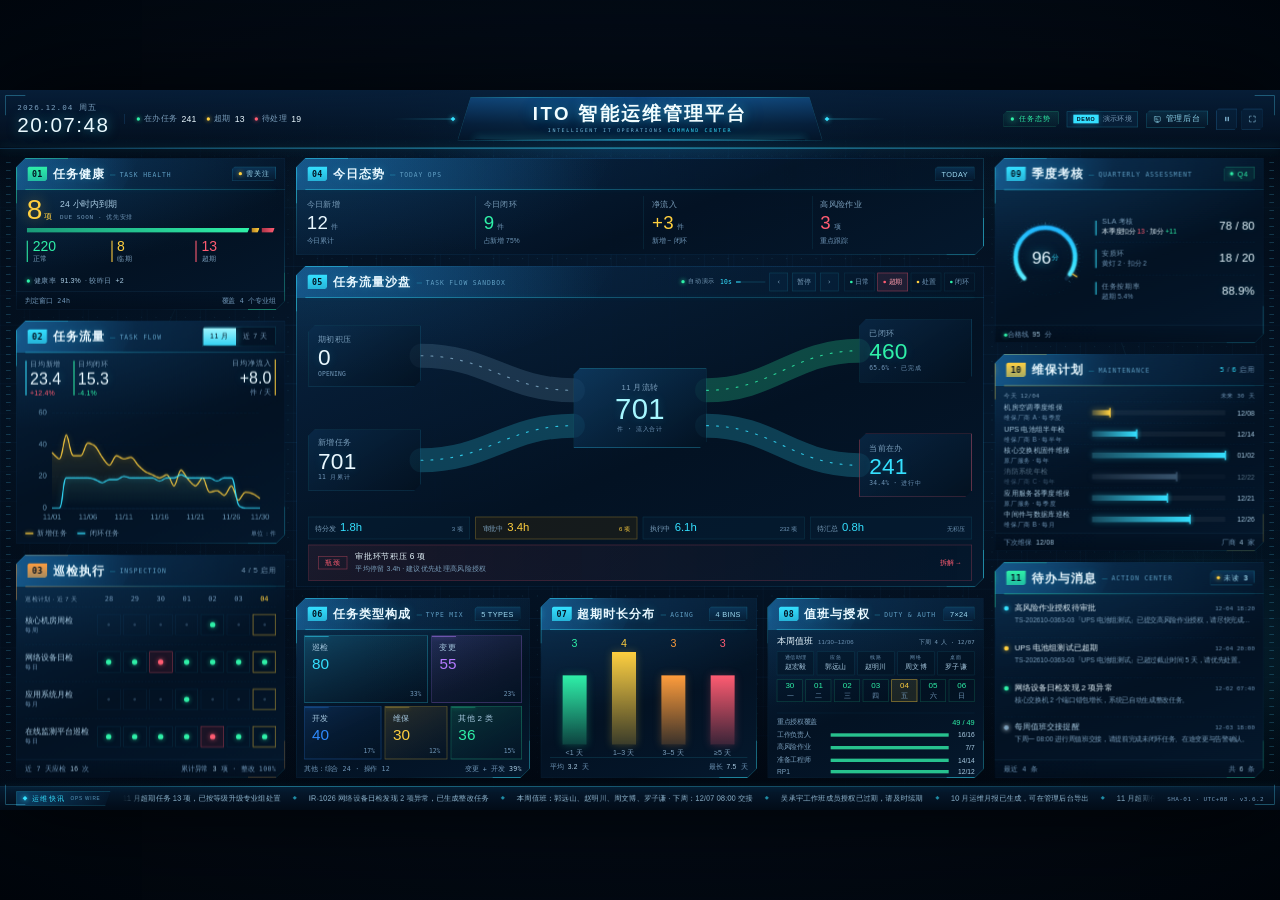
<file: index.html>
<!DOCTYPE html>
<html lang="zh-CN">
<head>
<meta charset="UTF-8" />
<meta name="viewport" content="width=device-width, initial-scale=1.0" />
<title>ITO 智能运维管理平台 · 运维驾驶舱</title>
<link rel="icon" href="data:image/svg+xml,<svg xmlns='http://www.w3.org/2000/svg' viewBox='0 0 100 100'><rect width='100' height='100' rx='24' fill='%23EB612A'/><text x='50' y='69' font-size='54' text-anchor='middle' fill='white' font-family='sans-serif' font-weight='700'>I</text></svg>">
<link rel="stylesheet" href="assets/css/style.css?v=20261120z90" />
</head>
<body>
<div class="stage-shell">
  <div class="stage" id="stage">

    <div class="stage-deco" aria-hidden="true">
      <div class="deco-grid"></div>
      <div class="deco-glow g1"></div>
      <div class="deco-glow g2"></div>
      <div class="deco-beam b1"></div>
      <div class="deco-beam b2"></div>
      <div class="deco-scan"></div>
    </div>
    <div class="stage-frame" aria-hidden="true">
      <span class="fc tl"></span><span class="fc tr"></span>
      <span class="fc bl"></span><span class="fc br"></span>
      <span class="rail rail-l"></span><span class="rail rail-r"></span>
    </div>

    <!-- ── 顶栏 ───────────────────────────────────── -->
    <header class="topbar">
      <div class="topbar-left">
        <div class="datetime">
          <span class="dt-date" id="date">2026.01.01 周四</span>
          <time class="dt-time" id="clock">00:00:00</time>
        </div>
        <div class="ts-row">
          <span class="ts" data-drill="tasks" tabindex="0" role="link"><i class="dot-green"></i>在办任务 <b id="tsActive">238</b></span>
          <span class="ts" data-drill="tasks" data-query="status=超期" tabindex="0" role="link"><i class="dot-yellow"></i>超期 <b id="tsOverdue">13</b></span>
          <span class="ts" data-drill="dispatch" tabindex="0" role="link"><i class="dot-red"></i>待处理 <b id="tsPending">18</b></span>
        </div>
      </div>

      <div class="title-plate">
        <span class="tp-wing left"></span>
        <div class="tp-box">
          <h1>ITO 智能运维管理平台</h1>
          <p>INTELLIGENT IT OPERATIONS <b>COMMAND CENTER</b></p>
        </div>
        <span class="tp-wing right"></span>
      </div>

      <div class="topbar-right">
        <span class="live-chip" id="liveChip"><i></i><em id="liveLabel">任务态势</em></span>
        <span class="env-badge"><b>DEMO</b>演示环境</span>
        <span class="data-cutoff" id="dataCutoff" hidden>数据截止 11/30</span>
        <a class="admin-link" href="admin.html" title="进入运维管理后台">
          <svg viewBox="0 0 24 24" aria-hidden="true"><rect x="3" y="4" width="18" height="14" rx="2"/><path d="M8 21h8M12 18v3M7 9h4M7 13h7"/></svg>
          <span>管理后台</span>
        </a>
        <div class="ctrl-group">
          <button class="ctrl" id="liveToggle" type="button" aria-pressed="true" aria-label="暂停实时数据" title="暂停 / 恢复实时数据">
            <svg viewBox="0 0 24 24" aria-hidden="true"><rect x="7" y="6" width="3.2" height="12"/><rect x="13.8" y="6" width="3.2" height="12"/></svg>
          </button>
          <button class="ctrl" id="fsBtn" type="button" aria-label="全屏显示" title="全屏显示">
            <svg viewBox="0 0 24 24" aria-hidden="true"><path d="M4 9V4h5M20 9V4h-5M4 15v5h5M20 15v5h-5"/></svg>
          </button>
        </div>
      </div>
    </header>

    <!-- ── 主体 ───────────────────────────────────── -->
    <main class="grid">

      <!-- 左列 -->
      <section class="col col-left">

        <section class="panel panel-health">
          <div class="panel-head">
            <div class="ph-left"><i class="ph-idx">01</i><h2>任务健康</h2><span class="ph-en">TASK HEALTH</span></div>
            <span class="head-tag tag-warn"><i class="dot-amber"></i>需关注</span>
          </div>
          <div class="panel-body health-body">
            <div class="health-hero" data-drill="tasks" tabindex="0" role="link">
              <div class="hero-value"><strong id="healthDue">8</strong><em>项</em></div>
              <div class="hero-copy"><b>24 小时内到期</b><span>DUE SOON · 优先安排</span></div>
            </div>
            <div class="health-band" aria-hidden="true">
              <i class="hb-ok" id="hbOk" style="flex:217"></i>
              <i class="hb-warn" id="hbWarn" style="flex:8"></i>
              <i class="hb-bad" id="hbBad" style="flex:13"></i>
            </div>
            <div class="health-legend">
              <div class="hl-ok" data-drill="tasks" tabindex="0" role="link"><b id="healthNormal">217</b><span>正常</span></div>
              <div class="hl-warn" data-drill="tasks" tabindex="0" role="link"><b id="healthDueLegend">8</b><span>临期</span></div>
              <div class="hl-bad" data-drill="tasks" data-query="status=超期" tabindex="0" role="link"><b id="healthOverdue">13</b><span>超期</span></div>
            </div>
            <div class="health-note"><i class="dot-teal"></i>健康率 <b id="healthRate">91.2%</b> · 较昨日 <b class="up-good">+2</b></div>
          </div>
          <div class="panel-foot"><span>判定窗口 24h</span><span>覆盖 4 个专业组</span></div>
        </section>

        <section class="panel panel-trend">
          <div class="panel-head">
            <div class="ph-left"><i class="ph-idx">02</i><h2>任务流量</h2><span class="ph-en">TASK FLOW</span></div>
            <div class="seg" id="trendTabs">
              <button type="button" class="is-active" data-range="30" aria-pressed="true">11 月</button>
              <button type="button" data-range="7" aria-pressed="false">近 7 天</button>
            </div>
          </div>
          <div class="panel-body trend-body">
            <div class="trend-summary">
              <div data-drill="tasks" tabindex="0" role="link"><span>日均新增</span><b id="trendNew">23.3</b><em class="up">+12.4%</em></div>
              <div data-drill="tasks" tabindex="0" role="link"><span>日均闭环</span><b id="trendDone">15.3</b><em class="down">-4.1%</em></div>
              <div data-drill="tasks" tabindex="0" role="link"><span>日均净流入</span><b id="trendNet">+7.9</b><em class="neutral">件 / 天</em></div>
            </div>
            <div class="chart-box"><div id="ticketChart" role="img" aria-label="任务新增与闭环趋势折线图"></div></div>
            <div class="chart-legend">
              <span><i class="l-amber"></i>新增任务</span>
              <span><i class="l-teal"></i>闭环任务</span>
              <span class="legend-note">单位：件</span>
            </div>
          </div>
        </section>

        <section class="panel panel-alerts">
          <div class="panel-head">
            <div class="ph-left"><i class="ph-idx">03</i><h2>巡检执行</h2><span class="ph-en">INSPECTION</span></div>
            <span class="head-total">4 / 5 启用</span>
          </div>
          <div class="panel-body inspection-body" id="inspectionList"></div>
          <div class="panel-foot"><span>近 7 天应检 <b id="inspPlanCount">16</b> 次</span><span>累计异常 <b id="inspAbnormalCount">3</b> 项 · 整改 100%</span></div>
        </section>
      </section>

      <!-- 中列 -->
      <!-- 06 专业组运行态 · 数字孪生 -->
      <section class="col col-center center-c" id="centerColumn" aria-label="专业组运行态"></section>

      <section class="col col-right">

        <section class="panel panel-sla">
          <div class="panel-head">
            <div class="ph-left"><i class="ph-idx">09</i><h2>季度考核</h2><span class="ph-en">QUARTERLY ASSESSMENT</span></div>
            <span class="head-tag tag-ok" id="assessPeriodTag"><i class="dot-teal"></i>Q4</span>
            <span class="head-tag tag-danger" id="assessRedTag" hidden><i class="dot-red"></i>红色警告</span>
          </div>
          <div class="panel-body sla-body">
            <div class="sla-gauge-wrap">
              <div class="sla-gauge">
                <svg viewBox="0 0 150 150" aria-hidden="true">
                  <defs>
                    <linearGradient id="slaGrad" x1="0" y1="1" x2="1" y2="0">
                      <stop offset="0%" stop-color="#1aa8ff"/>
                      <stop offset="55%" stop-color="#35e0ff"/>
                      <stop offset="100%" stop-color="#8ffcff"/>
                    </linearGradient>
                    <filter id="slaGlow" x="-50%" y="-50%" width="200%" height="200%">
                      <feGaussianBlur stdDeviation="2" result="b"/>
                      <feMerge><feMergeNode in="b"/><feMergeNode in="SourceGraphic"/></feMerge>
                    </filter>
                  </defs>
                  <circle class="gauge-deco" cx="75" cy="75" r="68" stroke-dasharray="2 6"/>
                  <circle class="gauge-deco inner" cx="75" cy="75" r="42"/>
                  <g id="gaugeTicks"></g>
                  <circle class="gauge-track" cx="75" cy="75" r="54" transform="rotate(135 75 75)"/>
                  <circle class="gauge-value" cx="75" cy="75" r="54" transform="rotate(135 75 75)" stroke="url(#slaGrad)" filter="url(#slaGlow)" style="stroke-dasharray:244.29 339.29"/>
                  <line class="gauge-pass" x1="124.45" y1="105.30" x2="132.12" y2="110.01"><title>合格线 95 分</title></line>
                </svg>
                <div class="gauge-center" title="季度考核 = SLA 80 分 + 安质环 20 分；合格线 95 分">
                  <strong id="assessScore">96</strong><span>分</span>
                </div>
              </div>
            </div>
            <div class="sla-metrics">
              <div class="sla-metric" data-drill="personal" data-query="tab=assessment&amp;detail=sla" role="link" tabindex="0" aria-label="查看本季度 SLA 考核明细"><span>SLA 考核</span><b id="assessSla">78 / 80</b><em id="assessSlaNote"><span class="up">本季度扣分 13</span> · <span class="up-good">加分 +11</span></em></div>
              <div class="sla-metric" id="assessSafetyMetric" data-drill="personal" data-query="tab=assessment&amp;detail=safety" role="link" tabindex="0" aria-label="查看本季度安质环明细"><span>安质环</span><b id="assessSafety">18 / 20</b><em class="neutral" id="assessSafetyNote">黄灯 2 · 扣分 2</em></div>
              <div class="sla-metric" data-drill="tasks" data-query="status=超期" tabindex="0" role="link" title="任务按期率为任务时效参考，不计入考核总分"><span>任务按期率</span><b id="assessOnTime">88.9%</b><em class="neutral" id="assessOnTimeNote">超期 5.5%</em></div>
            </div>
          </div>
          <div class="panel-foot"><span><i class="dot-teal"></i>合格线 <b>95</b> 分</span></div>
        </section>

        <section class="panel panel-res">
          <div class="panel-head">
            <div class="ph-left"><i class="ph-idx">10</i><h2>维保计划</h2><span class="ph-en">MAINTENANCE</span></div>
            <span class="head-refresh"><b id="maintEnabled">5</b> / <b id="maintTotal">6</b> 启用</span>
          </div>
          <div class="panel-body maint-body" id="maintenanceList"></div>
          <div class="panel-foot"><span>下次维保 <b id="maintNext">11-06</b></span><span>厂商 <b id="maintVendors">4</b> 家</span></div>
        </section>

        <section class="panel panel-oncall">
          <div class="panel-head">
            <div class="ph-left"><i class="ph-idx">11</i><h2>待办与消息</h2><span class="ph-en">ACTION CENTER</span></div>
            <span class="head-tag"><i class="dot-amber"></i>未读 <b id="msgUnread">3</b></span>
          </div>
          <div class="panel-body action-body" id="actionList"></div>
          <div class="panel-foot"><span>最近 4 条</span><span>共 <b id="msgTotal">6</b> 条</span></div>
        </section>
      </section>
    </main>

    <!-- ── 滚动快讯 ───────────────────────────────── -->
    <footer class="ticker">
      <div class="ticker-label"><i></i>运维快讯<em>OPS WIRE</em></div>
      <div class="ticker-viewport">
        <div class="ticker-track" id="tickerTrack">
          <span>11 月超期任务 13 项，已按等级升级专业组处置</span><b>◆</b>
          <span>IR-1026 网络设备日检发现 2 项异常，已生成整改任务</span><b>◆</b>
          <span data-ticker="duty">本周值班：郭远山 · 下周值班：赵明川 · 周一 08:00 交接</span><b>◆</b>
          <span>吴承宇工作班成员授权已过期，请及时续期</span><b>◆</b>
          <span>10 月运维月报已生成，可在管理后台导出</span><b>◆</b>
                </div>
      </div>
      <div class="ticker-meta">SHA-01 · UTC+08 · v3.6.2</div>
    </footer>

  </div>
</div>

<div class="topo-tip" id="topoTip" role="tooltip" aria-hidden="true"></div>

<script src="vendor/echarts.min.js"></script>
<script src="assets/js/ito-data.js?v=20261120z90"></script>
<script src="assets/js/task-volume-data.js?v=20261120z90"></script>
<script src="assets/js/assessment.js?v=20261120z90"></script>
<script src="assets/js/ito-data-source.js?v=20261120z90"></script>
<script src="assets/js/platform-panels.js?v=20261120z90"></script>
<script src="assets/js/app.js?v=20261120z90"></script>
<script src="assets/js/center-demo.js?v=20261120z90"></script>
</body>
</html>
</file>
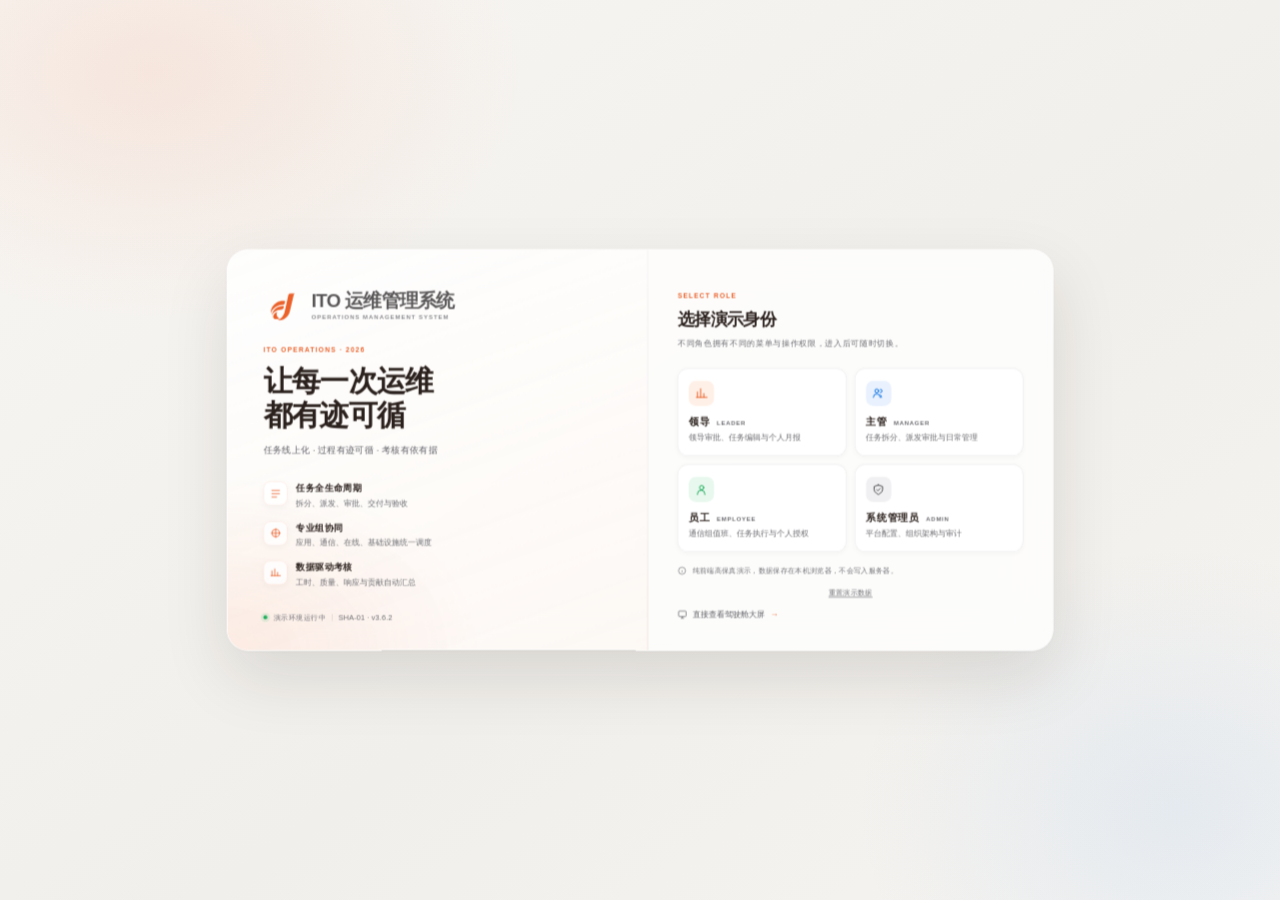
<file: admin.html>
<!DOCTYPE html>
<html lang="zh-CN">
<head>
<meta charset="UTF-8">
<meta name="viewport" content="width=device-width, initial-scale=1.0">
<title>ITO 运维管理平台 · 管理后台</title>
<meta name="description" content="ITO 运维管理平台 · 任务、巡检、值班与运维运营管理后台">
<link rel="icon" type="image/svg+xml" href="assets/img/logo-mark-orange.svg">
<link rel="stylesheet" href="assets/css/admin.css?v=20261120z90">
</head>
<body>

<div id="adminStage" class="admin-stage">
<!-- ============ 登录 / 身份选择 ============ -->
<div id="loginView" class="login">
  <div class="login-atmosphere" aria-hidden="true"></div>
  <main class="login-shell">
    <section class="login-brand">
      <div class="login-lockup">
        <div class="login-logo-mark"><img class="brand-logo" src="assets/img/logo-mark-orange.svg" alt=""></div>
        <div class="login-logo-text"><b>ITO 运维管理系统</b><span>OPERATIONS MANAGEMENT SYSTEM</span></div>
      </div>
      <div class="brand-kicker">ITO OPERATIONS · 2026</div>
      <h1>让每一次运维<br>都有迹可循</h1>
      <p class="brand-sub">任务线上化 · 过程有迹可循 · 考核有依有据</p>

      <ul class="brand-points">
        <li>
          <span class="point-icon">
            <svg viewBox="0 0 24 24"><path d="M4 5h16M4 12h16M4 19h10"/></svg>
          </span>
          <span><b>任务全生命周期</b><small>拆分、派发、审批、交付与验收</small></span>
        </li>
        <li>
          <span class="point-icon">
            <svg viewBox="0 0 24 24"><path d="M12 3v18M3 12h18"/><circle cx="12" cy="12" r="8"/></svg>
          </span>
          <span><b>专业组协同</b><small>应用、通信、在线、基础设施统一调度</small></span>
        </li>
        <li>
          <span class="point-icon">
            <svg viewBox="0 0 24 24"><path d="M4 19V9M10 19V5M16 19v-7M22 19H2"/></svg>
          </span>
          <span><b>数据驱动考核</b><small>工时、质量、响应与贡献自动汇总</small></span>
        </li>
      </ul>

      <div class="brand-foot">
        <span class="status-dot"></span>
        <span>演示环境运行中</span>
        <i></i>
        <span>SHA-01 · v3.6.2</span>
      </div>
    </section>

    <section class="login-panel">
      <div class="login-panel-head">
        <span class="eyebrow">SELECT ROLE</span>
        <h2>选择演示身份</h2>
        <p>不同角色拥有不同的菜单与操作权限，进入后可随时切换。</p>
      </div>
      <div class="role-grid" id="roleGrid"></div>
      <div class="login-note">
        <svg viewBox="0 0 24 24"><circle cx="12" cy="12" r="9"/><path d="M12 11v5M12 8h.01"/></svg>
        <span>纯前端高保真演示，数据保存在本机浏览器，不会写入服务器。</span>
      </div>
      <button class="login-reset" id="loginReset" type="button">重置演示数据</button>
      <button class="back-to-screen" type="button" data-href="index.html">
        <svg viewBox="0 0 24 24"><rect x="3" y="4" width="18" height="13" rx="2"/><path d="M8 21h8M12 17v4"/></svg>
        直接查看驾驶舱大屏
        <span>→</span>
      </button>
    </section>
  </main>
</div>

<!-- ============ 应用 ============ -->
<div id="appView" class="app" hidden>
  <header class="appbar">
    <a class="skip-link" href="#pageRoot">跳到主内容</a>
    <div class="appbar-left">
      <div class="appbar-brand">
        <div class="brand-plate">
          <div class="brand-mark"><img class="brand-logo" src="assets/img/logo-mark-orange.svg" alt=""></div>
          <div class="brand-text">
            <b>ITO 运维管理系统</b>
          </div>
        </div>
      </div>
      <button class="icon-btn menu-btn" id="menuBtn" type="button" aria-label="打开菜单" aria-expanded="false" aria-controls="sidebar">
        <svg viewBox="0 0 24 24"><path d="M4 6h16M4 12h16M4 18h16"/></svg>
      </button>
    </div>

    <div class="appbar-right">
      <span class="date-chip" id="dateChip">--</span>

      <button class="icon-btn bell-btn" id="bellBtn" type="button" aria-label="消息通知">
        <svg viewBox="0 0 24 24"><path d="M18 8a6 6 0 0 0-12 0c0 7-3 7-3 9h18c0-2-3-2-3-9"/><path d="M10 21h4"/></svg>
        <b class="bell-count" id="bellCount" aria-hidden="true" hidden></b>
      </button>

      <button class="screen-link" type="button" data-href="index.html">
        <svg viewBox="0 0 24 24"><rect x="3" y="4" width="18" height="13" rx="2"/><path d="M8 21h8M12 17v4"/></svg>
        驾驶舱大屏
      </button>

      <button class="appbar-switch" id="switchRoleBtn" type="button">
        <svg viewBox="0 0 24 24"><path d="M8 3H5a2 2 0 0 0-2 2v3M16 3h3a2 2 0 0 1 2 2v3M8 21H5a2 2 0 0 1-2-2v-3M16 21h3a2 2 0 0 0 2-2v-3"/></svg>
        切换身份
      </button>

      <div class="appbar-user" id="appbarUser"></div>
    </div>
  </header>

  <aside class="sidebar" id="sidebar" aria-label="侧边栏">
    <nav class="side-nav" id="sideNav" aria-label="主导航"></nav>
  </aside>

  <div class="app-body">
    <main class="page" id="pageRoot" tabindex="-1"></main>
  </div>

  <div class="sidebar-scrim" id="sidebarScrim"></div>
</div>

<div id="modalRoot"></div>
<div id="drawerRoot"></div>
<div id="previewRoot"></div>
<div id="notifyRoot" class="notify-root" aria-live="polite"></div>
<div id="routeAnnouncer" class="sr-only" aria-live="polite" aria-atomic="true"></div>
<div id="toastRoot" class="toast-root" aria-live="polite"></div>
<div id="devDock" class="dev-dock" role="region" aria-label="开发角色切换" hidden>
  <span class="dev-dock-label">DEV</span>
  <button type="button" data-dev-role="leader">领导</button>
  <button type="button" data-dev-role="manager">主管</button>
  <button type="button" data-dev-role="employee">员工</button>
  <button type="button" data-dev-role="admin">管理员</button>
  <button type="button" data-dev-role="super">全局</button>
  <button type="button" class="dev-reset" data-dev-reset="1" title="清空成果物与流程数据，恢复演示初始状态">重置</button>
</div>
</div>

<script src="vendor/echarts.min.js"></script>
<script src="vendor/jszip.min.js"></script>
<script src="vendor/docx-preview.min.js"></script>
<script src="vendor/xlsx.full.min.js"></script>
<script src="vendor/pptx-preview.umd.js"></script>
<script src="assets/js/ito-data.js?v=20261120z90"></script>
<script src="assets/js/task-volume-data.js?v=20261120z90"></script>
<script src="assets/js/assessment.js?v=20261120z90"></script>
<script src="assets/js/ito-data-source.js?v=20261120z90"></script>
<script src="assets/js/admin.js?v=20261120z90"></script>
<script src="assets/js/ai-report.js?v=20261120z90"></script>
<script src="assets/js/admin-alerts.js?v=20261120z90"></script>
<script src="assets/js/deliverable-store.js?v=20261120z90"></script>
<script src="assets/js/deliverable-preview.js?v=20261120z90"></script>
<script src="assets/js/admin-pages-personal.js?v=20261120z90"></script>
<script src="assets/js/admin-pages-workload.js?v=20261120z90"></script>
<script src="assets/js/admin-assign.js?v=20261120z90"></script>
<script src="assets/js/admin-pages-tasks.js?v=20261120z90"></script>
<script src="assets/js/admin-pages-dispatch.js?v=20261120z90"></script>
<script src="assets/js/admin-pages-ops.js?v=20261120z90"></script>
<script src="assets/js/admin-pages-duty.js?v=20261120z90"></script>
<script src="assets/js/admin-pages-auth-matrix.js?v=20261120z90"></script>
<script src="assets/js/admin-pages-messages.js?v=20261120z90"></script>
<script src="assets/js/admin-pages-config.js?v=20261120z90"></script>
<script src="assets/js/admin-pages-dictionary.js?v=20261120z90"></script>
</body>
</html>
</file>
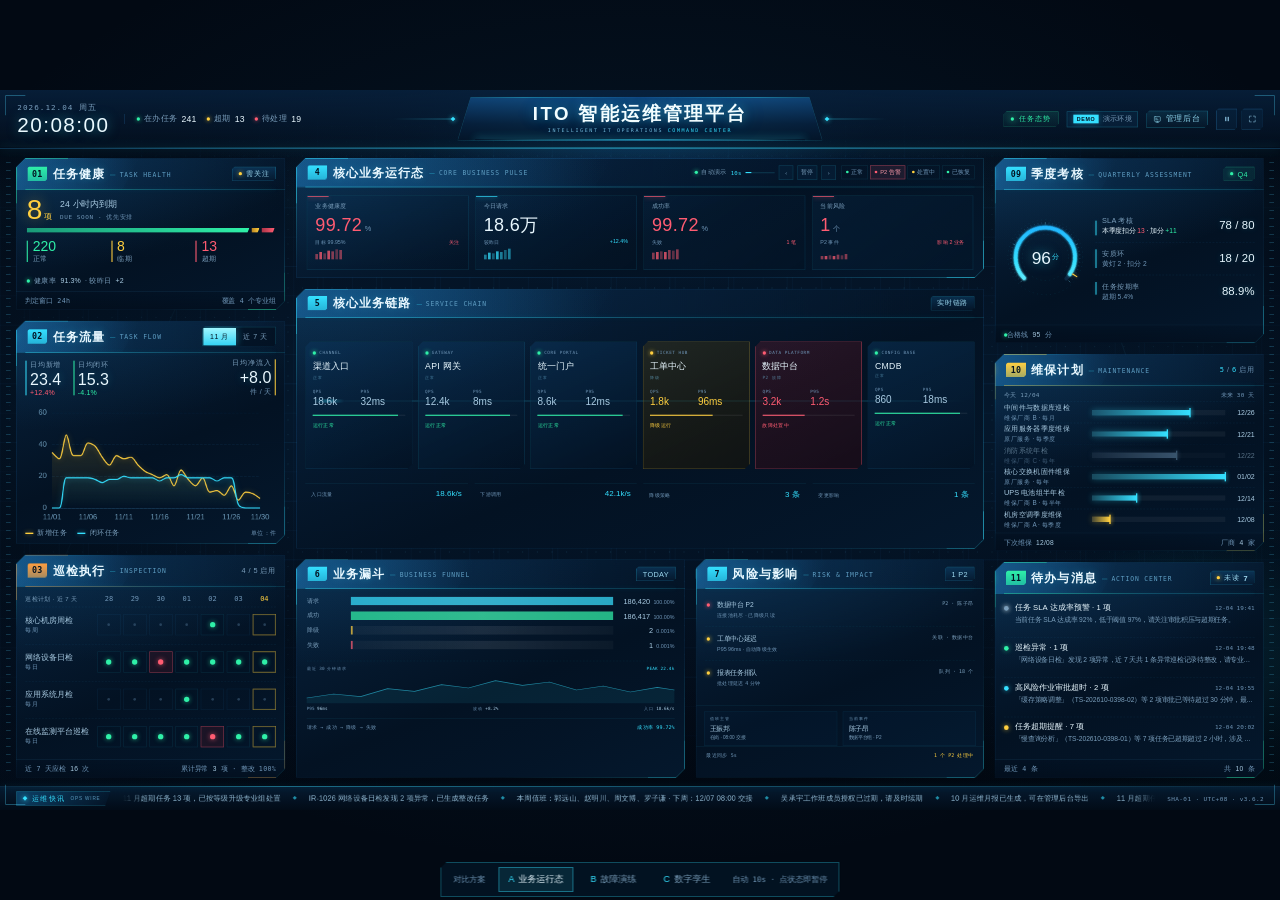
<file: prototypes/center-full-options.html>
<!DOCTYPE html>
<html lang="zh-CN">
<head>
<meta charset="UTF-8">
<meta name="viewport" content="width=device-width, initial-scale=1.0">
<title>ITO 驾驶舱 · 中间列完整方案对比</title>
<link rel="stylesheet" href="../assets/css/style.css">
<style>
  html, body { height: 100%; margin: 0; overflow: hidden; background: #020913; }
  body { font-family: var(--font-cn); color: var(--text); }

  .proto-viewport {
    position: fixed;
    inset: 0;
    overflow: hidden;
    background: radial-gradient(1100px 700px at 50% 42%, rgba(20, 92, 142, 0.18), transparent 70%), #020913;
  }
  .proto-stage-wrap {
    position: absolute;
    inset: 0;
    display: flex;
    align-items: center;
    justify-content: center;
    overflow: hidden;
  }
  .proto-stage {
    position: relative;
    width: 1920px;
    height: 1080px;
    flex: 0 0 auto;
    transform-origin: center center;
  }
  .proto-stage iframe {
    position: absolute;
    inset: 0;
    width: 1920px;
    height: 1080px;
    border: 0;
    pointer-events: none;
    background: #020913;
  }

  /* 整个中间列的精确位置：444 + 1032，102 + 930 */
  .proto-center {
    position: absolute;
    left: 444px;
    top: 102px;
    width: 1032px;
    height: 930px;
    z-index: 5;
  }

  .proto-view { height: 100%; display: grid; gap: 16px; }
  .proto-a-layout { grid-template-rows: 180px 390px 328px; }
  .proto-b-layout { grid-template-rows: 132px 450px 316px; }
  .proto-c-layout { grid-template-rows: 128px 500px 270px; }

  .proto-bottom { display: grid; gap: 16px; min-height: 0; }
  .proto-a-bottom { grid-template-columns: 1.35fr 1fr; }
  .proto-b-bottom { grid-template-columns: 1.28fr 1fr; }
  .proto-c-bottom { grid-template-columns: 1.08fr 1fr 1fr; }

  .proto-panel { height: 100%; animation: none; }
  .proto-panel .panel-head { flex: 0 0 44px; }
  .proto-panel .panel-body { min-height: 0; }

  /* ── 演示控制 ─────────────────────────────── */
  .demo-controls {
    margin-left: auto;
    display: flex;
    align-items: center;
    gap: 6px;
    font-family: var(--font-mono);
    white-space: nowrap;
  }
  .demo-mode {
    display: inline-flex;
    align-items: center;
    gap: 5px;
    font-size: 8.5px;
    color: var(--muted);
    letter-spacing: 0.03em;
  }
  .demo-mode i {
    width: 5px;
    height: 5px;
    border-radius: 50%;
    background: var(--green);
    box-shadow: 0 0 7px var(--green);
  }
  .demo-mode i.paused { background: var(--dim); box-shadow: none; }
  .demo-mode em {
    font-style: normal;
    color: var(--cyan);
    margin-left: 2px;
  }
  .demo-progress {
    width: 44px;
    height: 2px;
    background: rgba(53, 224, 255, 0.13);
    overflow: hidden;
  }
  .demo-progress i { display: block; width: 0; height: 100%; background: var(--cyan); transition: width 0.1s linear; }
  .demo-btn {
    height: 22px;
    min-width: 22px;
    padding: 0 5px;
    border: 1px solid rgba(53, 224, 255, 0.16);
    background: rgba(9, 43, 74, 0.32);
    color: var(--muted);
    font-family: var(--font-mono);
    font-size: 8.5px;
    cursor: pointer;
    transition: 0.15s;
  }
  .demo-btn:hover { color: var(--cyan); border-color: rgba(53, 224, 255, 0.42); }
  .demo-states { display: flex; gap: 3px; margin-left: 2px; }
  .demo-state {
    height: 21px;
    padding: 0 6px;
    border: 1px solid rgba(53, 224, 255, 0.10);
    background: transparent;
    color: var(--dim);
    font-family: var(--font-cn);
    font-size: 8.5px;
    cursor: pointer;
    transition: 0.15s;
  }
  .demo-state i {
    display: inline-block;
    width: 4px;
    height: 4px;
    margin-right: 4px;
    border-radius: 50%;
    background: var(--green);
    vertical-align: 1px;
  }
  .demo-state[data-tone="crit"] i { background: var(--red); }
  .demo-state[data-tone="warn"] i { background: var(--yellow); }
  .demo-state:hover { color: var(--text-soft); border-color: rgba(53, 224, 255, 0.26); }
  .demo-state.active { color: var(--cyan-hi); border-color: rgba(53, 224, 255, 0.44); background: rgba(53, 224, 255, 0.10); }
  .demo-state.active[data-tone="crit"] { color: #ff9cac; border-color: rgba(255, 92, 114, 0.45); background: rgba(255, 92, 114, 0.10); }
  .demo-state.active[data-tone="warn"] { color: var(--yellow); border-color: rgba(255, 207, 63, 0.40); background: rgba(255, 207, 63, 0.08); }

  .head-tag { white-space: nowrap; }

  /* ── 通用状态与数字 ───────────────────────── */
  .s-ok { --sc: var(--green); }
  .s-warn { --sc: var(--yellow); }
  .s-crit { --sc: var(--red); }
  .s-cyan { --sc: var(--cyan); }

  .tiny-label {
    font-family: var(--font-mono);
    font-size: 6.5px;
    letter-spacing: 0.12em;
    color: var(--dim);
  }

  /* ── A · 核心业务运行态 ───────────────────── */
  .core-summary {
    height: 100%;
    display: grid;
    grid-template-columns: repeat(4, minmax(0, 1fr));
    gap: 10px;
    padding: 12px 16px;
  }
  .core-metric {
    position: relative;
    min-width: 0;
    padding: 9px 12px 8px;
    border: 1px solid rgba(53, 224, 255, 0.10);
    background: linear-gradient(145deg, rgba(12, 55, 92, 0.24), rgba(3, 18, 35, 0.34));
    overflow: hidden;
  }
  .core-metric::before {
    content: "";
    position: absolute;
    left: 0;
    top: 0;
    width: 32px;
    height: 1px;
    background: var(--sc, var(--cyan));
    box-shadow: 0 0 8px var(--sc, var(--cyan));
  }
  .core-metric .cm-label { font-size: 9px; color: var(--muted); letter-spacing: 0.04em; }
  .core-metric .cm-value {
    margin-top: 8px;
    display: flex;
    align-items: baseline;
    gap: 4px;
    font-family: var(--font-num);
    font-size: 27px;
    font-weight: 500;
    line-height: 1;
    color: var(--text);
    letter-spacing: 0.02em;
  }
  .core-metric .cm-value em { font-style: normal; font-size: 11px; color: var(--dim); }
  .core-metric .cm-value.crit { color: var(--red); }
  .core-metric .cm-value.warn { color: var(--yellow); }
  .core-metric .cm-sub { margin-top: 7px; display: flex; justify-content: space-between; gap: 6px; font-size: 8px; color: var(--dim); white-space: nowrap; }
  .core-metric .cm-sub b { color: var(--sc, var(--cyan)); font-weight: 400; }
  .spark-bars { display: flex; align-items: flex-end; gap: 2px; height: 16px; margin-top: 4px; }
  .spark-bars i { width: 4px; background: var(--sc, var(--cyan)); opacity: 0.50; }
  .spark-bars i:nth-child(2n) { opacity: 0.75; }
  .spark-bars i:nth-child(3n) { opacity: 0.35; }

  .chain-wrap {
    position: relative;
    height: 248px;
    padding: 14px 14px 0;
    display: flex;
    align-items: center;
  }
  .chain-line {
    position: absolute;
    left: 26px;
    right: 26px;
    top: 50%;
    height: 1px;
    background: linear-gradient(90deg, transparent, rgba(53, 224, 255, 0.34) 8%, rgba(53, 224, 255, 0.34) 92%, transparent);
    z-index: 0;
  }
  .chain-line::after {
    content: "";
    position: absolute;
    top: -2px;
    left: 0;
    width: 46px;
    height: 5px;
    background: linear-gradient(90deg, transparent, var(--cyan), transparent);
    animation: chainFlow 4s linear infinite;
    opacity: 0.8;
  }
  @keyframes chainFlow { from { left: 0; } to { left: calc(100% - 46px); } }
  .chain {
    position: relative;
    z-index: 1;
    width: 100%;
    display: grid;
    grid-template-columns: repeat(6, minmax(0, 1fr));
    gap: 8px;
    align-items: center;
  }
  .chain-step {
    position: relative;
    min-width: 0;
    height: 192px;
    padding: 12px 10px 10px;
    border: 1px solid rgba(53, 224, 255, 0.14);
    background: linear-gradient(155deg, rgba(12, 56, 96, 0.50), rgba(3, 18, 35, 0.68));
    clip-path: polygon(8px 0, 100% 0, 100% calc(100% - 8px), calc(100% - 8px) 100%, 0 100%, 0 8px);
    transition: border-color 0.2s, background 0.2s;
  }
  .chain-step.s-warn { border-color: rgba(255, 207, 63, 0.36); background: linear-gradient(155deg, rgba(82, 67, 20, 0.35), rgba(25, 20, 8, 0.58)); }
  .chain-step.s-crit { border-color: rgba(255, 92, 114, 0.48); background: linear-gradient(155deg, rgba(96, 28, 45, 0.38), rgba(32, 9, 18, 0.64)); }
  .chain-step::after {
    content: "›";
    position: absolute;
    right: -8px;
    top: 50%;
    transform: translateY(-50%);
    color: rgba(53, 224, 255, 0.28);
    font-family: var(--font-num);
    font-size: 14px;
    z-index: 2;
  }
  .chain-step:last-child::after { display: none; }
  .chain-top { display: flex; align-items: center; gap: 5px; }
  .chain-top i { width: 5px; height: 5px; border-radius: 50%; background: var(--sc, var(--green)); box-shadow: 0 0 7px var(--sc, var(--green)); }
  .chain-top span { font-family: var(--font-mono); font-size: 6.5px; letter-spacing: 0.12em; color: var(--dim); }
  .chain-step h3 { margin-top: 8px; font-size: 13px; font-weight: 500; color: var(--text); letter-spacing: 0.04em; white-space: nowrap; }
  .chain-step .chain-sub { margin-top: 3px; font-family: var(--font-mono); font-size: 6.5px; letter-spacing: 0.10em; color: rgba(115, 185, 220, 0.62); }
  .chain-metrics { display: grid; grid-template-columns: 1fr 1fr; gap: 5px; margin-top: 12px; }
  .chain-metrics div { min-width: 0; }
  .chain-metrics em { display: block; font-style: normal; font-family: var(--font-mono); font-size: 6.5px; letter-spacing: 0.08em; color: var(--dim); }
  .chain-metrics b { display: block; margin-top: 2px; overflow: hidden; text-overflow: ellipsis; white-space: nowrap; font-family: var(--font-num); font-size: 15px; font-weight: 500; color: var(--text-soft); }
  .chain-step.s-warn .chain-metrics b { color: var(--yellow); }
  .chain-step.s-crit .chain-metrics b { color: var(--red); }
  .chain-bar { height: 2px; margin-top: 12px; background: rgba(255, 255, 255, 0.06); }
  .chain-bar i { display: block; height: 100%; background: var(--sc, var(--green)); opacity: 0.8; }
  .chain-state { display: block; margin-top: 8px; font-size: 8px; color: var(--sc, var(--green)); }
  .chain-foot {
    display: grid;
    grid-template-columns: repeat(4, 1fr);
    gap: 10px;
    padding: 0 14px 12px;
  }
  .chain-foot div { display: flex; align-items: baseline; justify-content: space-between; padding: 7px 9px; border-top: 1px solid rgba(53, 224, 255, 0.08); }
  .chain-foot span { font-size: 8px; color: var(--dim); }
  .chain-foot b { font-family: var(--font-num); font-size: 12px; font-weight: 500; color: var(--cyan); }

  .funnel { padding: 12px 16px 10px; display: flex; flex-direction: column; gap: 9px; }
  .funnel-row { display: grid; grid-template-columns: 56px minmax(0, 1fr) 82px; gap: 10px; align-items: center; }
  .funnel-row > span { font-size: 9px; color: var(--muted); }
  .funnel-track { height: 13px; background: rgba(255, 255, 255, 0.035); position: relative; overflow: hidden; }
  .funnel-track i { display: block; height: 100%; background: var(--sc, var(--cyan)); opacity: 0.72; }
  .funnel-track::after { content: ""; position: absolute; inset: 0; background: linear-gradient(90deg, transparent, rgba(255, 255, 255, 0.06), transparent); }
  .funnel-row b { text-align: right; font-family: var(--font-num); font-size: 11px; font-weight: 500; color: var(--text-soft); }
  .funnel-row b em { margin-left: 5px; font-style: normal; font-size: 8px; color: var(--dim); }
  .funnel-note { margin-top: auto; display: flex; justify-content: space-between; padding-top: 8px; border-top: 1px solid rgba(53, 224, 255, 0.08); font-family: var(--font-mono); font-size: 7.5px; color: var(--dim); }
  .funnel-note b { color: var(--cyan); font-weight: 400; }
  .funnel-chart { margin-top: 8px; padding-top: 7px; border-top: 1px dashed rgba(53, 224, 255, 0.07); }
  .funnel-chart-head { display: flex; justify-content: space-between; font-family: var(--font-mono); font-size: 6.5px; color: var(--dim); letter-spacing: 0.04em; }
  .funnel-chart-head b { color: var(--cyan); font-weight: 400; }
  .funnel-chart svg { display: block; width: 100%; height: 44px; margin-top: 3px; overflow: visible; }
  .funnel-chips { display: flex; justify-content: space-between; gap: 8px; margin-top: 4px; }
  .funnel-chips span { font-family: var(--font-mono); font-size: 6.5px; color: var(--dim); }
  .funnel-chips b { color: var(--text-soft); font-weight: 400; }
  .risk-owner { margin-top: 7px; padding: 8px 12px 0; border-top: 1px solid rgba(53, 224, 255, 0.08); display: grid; grid-template-columns: 1fr 1fr; gap: 8px; }
  .risk-owner > div { padding: 6px 8px; background: rgba(9, 43, 74, 0.18); border: 1px solid rgba(53, 224, 255, 0.07); }
  .risk-owner span { display: block; font-family: var(--font-mono); font-size: 6.5px; letter-spacing: 0.08em; color: var(--dim); }
  .risk-owner b { display: block; margin-top: 3px; font-size: 10px; font-weight: 500; color: var(--text-soft); }
  .risk-owner em { display: block; margin-top: 2px; font-size: 7px; font-style: normal; color: var(--muted); }

  .risk-list { padding: 8px 14px 10px; display: flex; flex-direction: column; gap: 2px; }
  .risk-row { display: grid; grid-template-columns: 7px minmax(0, 1fr) auto; gap: 9px; align-items: start; padding: 10px 2px; border-bottom: 1px dashed rgba(53, 224, 255, 0.08); }
  .risk-row:last-child { border-bottom: 0; }
  .risk-row > i { width: 5px; height: 5px; margin-top: 4px; border-radius: 50%; background: var(--sc, var(--green)); box-shadow: 0 0 7px var(--sc, var(--green)); }
  .risk-row b { display: block; font-size: 10px; font-weight: 500; color: var(--text-soft); }
  .risk-row span { display: block; margin-top: 3px; font-size: 8px; color: var(--dim); }
  .risk-row em { font-family: var(--font-mono); font-size: 7.5px; font-style: normal; color: var(--muted); white-space: nowrap; }
  .risk-foot { margin-top: auto; padding: 9px 16px 10px; border-top: 1px solid rgba(53, 224, 255, 0.08); font-family: var(--font-mono); font-size: 7.5px; color: var(--dim); display: flex; justify-content: space-between; }
  .risk-foot b { color: var(--yellow); font-weight: 400; }

  /* ── B · 故障演练剧场 ─────────────────────── */
  .incident {
    height: 100%;
    display: flex;
    align-items: center;
    gap: 16px;
    padding: 10px 18px;
  }
  .incident-badge {
    flex: 0 0 auto;
    min-width: 62px;
    height: 56px;
    display: flex;
    flex-direction: column;
    align-items: center;
    justify-content: center;
    border: 1px solid color-mix(in srgb, var(--sc, var(--green)) 42%, transparent);
    background: color-mix(in srgb, var(--sc, var(--green)) 8%, transparent);
    clip-path: polygon(7px 0, 100% 0, 100% calc(100% - 7px), calc(100% - 7px) 100%, 0 100%, 0 7px);
  }
  .incident-badge b { font-family: var(--font-num); font-size: 22px; font-weight: 500; line-height: 1; color: var(--sc, var(--green)); }
  .incident-badge span { margin-top: 4px; font-family: var(--font-mono); font-size: 6.5px; letter-spacing: 0.10em; color: var(--dim); }
  .incident-main { min-width: 0; }
  .incident-main h3 { font-size: 17px; font-weight: 500; letter-spacing: 0.04em; color: var(--text); }
  .incident-main p { margin-top: 5px; font-size: 9px; color: var(--muted); white-space: nowrap; overflow: hidden; text-overflow: ellipsis; }
  .incident-stats { margin-left: auto; display: flex; gap: 20px; }
  .incident-stat { min-width: 64px; text-align: right; }
  .incident-stat span { display: block; font-family: var(--font-mono); font-size: 6.5px; letter-spacing: 0.10em; color: var(--dim); }
  .incident-stat b { display: block; margin-top: 4px; font-family: var(--font-num); font-size: 17px; font-weight: 500; color: var(--text); }
  .incident-stat b.crit { color: var(--red); }
  .incident-stat b.warn { color: var(--yellow); }

  .impact-layout { display: grid; grid-template-columns: minmax(0, 1fr) 292px; height: 100%; }
  .impact-map { position: relative; min-height: 0; margin: 6px 8px 4px 12px; }
  .impact-svg { position: absolute; inset: 0; width: 100%; height: 100%; }
  .impact-ring { fill: none; stroke: rgba(53, 224, 255, 0.10); stroke-width: 1; }
  .impact-ring.r2 { stroke-dasharray: 3 7; }
  .impact-link { stroke: rgba(53, 224, 255, 0.34); stroke-width: 1; fill: none; }
  .impact-link.warn { stroke: rgba(255, 207, 63, 0.58); stroke-dasharray: 4 6; }
  .impact-link.crit { stroke: rgba(255, 92, 114, 0.72); stroke-dasharray: 4 6; }
  .impact-node {
    position: absolute;
    width: 118px;
    min-height: 53px;
    padding: 7px 9px;
    transform: translate(-50%, -50%);
    border: 1px solid rgba(53, 224, 255, 0.16);
    background: rgba(4, 24, 44, 0.86);
    clip-path: polygon(6px 0, 100% 0, 100% calc(100% - 6px), calc(100% - 6px) 100%, 0 100%, 0 6px);
    z-index: 2;
  }
  .impact-node.core {
    width: 152px;
    min-height: 72px;
    border-color: color-mix(in srgb, var(--sc, var(--green)) 45%, transparent);
    background: color-mix(in srgb, var(--sc, var(--green)) 7%, rgba(4, 24, 44, 0.92));
    padding: 10px 12px;
  }
  .impact-node.core::before,
  .impact-node.core::after {
    content: "";
    position: absolute;
    inset: -15px;
    border: 1px solid color-mix(in srgb, var(--sc, var(--green)) 18%, transparent);
    border-radius: 50%;
    pointer-events: none;
  }
  .impact-node.core::after { inset: -28px; opacity: 0.45; }
  .impact-node .in-head { display: flex; align-items: center; gap: 5px; }
  .impact-node .in-head i { width: 5px; height: 5px; border-radius: 50%; background: var(--sc, var(--green)); box-shadow: 0 0 7px var(--sc, var(--green)); }
  .impact-node .in-head b { font-size: 10px; font-weight: 500; color: var(--text-soft); white-space: nowrap; }
  .impact-node.core .in-head b { font-size: 13px; color: var(--text); }
  .impact-node .in-meta { margin-top: 5px; font-family: var(--font-mono); font-size: 7px; letter-spacing: 0.02em; color: var(--dim); white-space: nowrap; }
  .impact-node.core .in-meta { font-size: 7.5px; color: var(--muted); }
  .impact-node.status-warn { border-color: rgba(255, 207, 63, 0.42); }
  .impact-node.status-crit { border-color: rgba(255, 92, 114, 0.58); }
  .pos-portal { left: 17%; top: 20%; }
  .pos-ticket { left: 17%; top: 80%; }
  .pos-knowledge { left: 83%; top: 20%; }
  .pos-report { left: 83%; top: 80%; }
  .pos-cmdb { left: 50%; top: 10%; }
  .pos-auto { left: 50%; top: 90%; }
  .pos-desk { left: 8%; top: 50%; }
  .pos-monitor { left: 92%; top: 50%; }
  .pos-core { left: 50%; top: 50%; }

  .impact-stat {
    position: absolute;
    z-index: 3;
    min-width: 82px;
    padding: 6px 8px;
    border: 1px solid rgba(53, 224, 255, 0.12);
    background: rgba(3, 18, 35, 0.74);
    transform: translate(-50%, -50%);
    text-align: center;
  }
  .impact-stat span { display: block; font-family: var(--font-mono); font-size: 6px; letter-spacing: 0.08em; color: var(--dim); }
  .impact-stat b { display: block; margin-top: 2px; font-family: var(--font-num); font-size: 13px; font-weight: 500; color: var(--text-soft); }
  .impact-stat b.crit { color: var(--red); }
  .impact-stat b.warn { color: var(--yellow); }
  .stat-tl { left: 35%; top: 30%; }
  .stat-tr { left: 65%; top: 30%; }
  .stat-bl { left: 35%; top: 70%; }
  .stat-br { left: 65%; top: 70%; }

  .impact-side { border-left: 1px solid rgba(53, 224, 255, 0.09); padding: 8px 12px 6px; display: flex; flex-direction: column; min-height: 0; }
  .impact-side-head { display: flex; align-items: baseline; justify-content: space-between; padding: 0 2px 7px; border-bottom: 1px solid rgba(53, 224, 255, 0.10); }
  .impact-side-head b { font-size: 10px; font-weight: 500; letter-spacing: 0.06em; color: var(--text-soft); }
  .impact-side-head span { font-family: var(--font-num); font-size: 15px; color: var(--sc, var(--cyan)); }
  .impact-rows { flex: 1; display: flex; flex-direction: column; justify-content: center; }
  .impact-row { display: grid; grid-template-columns: 6px minmax(0, 1fr) auto; gap: 7px; align-items: center; padding: 9px 2px; border-bottom: 1px dashed rgba(53, 224, 255, 0.07); }
  .impact-row:last-child { border-bottom: 0; }
  .impact-row i { width: 5px; height: 5px; border-radius: 50%; background: var(--sc, var(--green)); }
  .impact-row b { display: block; font-size: 9.5px; font-weight: 500; color: var(--text-soft); }
  .impact-row span { display: block; margin-top: 2px; font-size: 7.5px; color: var(--dim); }
  .impact-row em { font-family: var(--font-mono); font-size: 7px; font-style: normal; color: var(--muted); white-space: nowrap; }
  .impact-side-foot { padding-top: 7px; border-top: 1px solid rgba(53, 224, 255, 0.09); font-family: var(--font-mono); font-size: 7px; color: var(--dim); display: flex; justify-content: space-between; }
  .impact-side-foot b { color: var(--sc, var(--green)); font-weight: 400; }

  .timeline { padding: 14px 18px 8px; display: flex; flex-direction: column; gap: 0; height: 100%; }
  .timeline-track { position: relative; display: flex; gap: 0; padding-top: 4px; }
  .timeline-track::before { content: ""; position: absolute; left: 5%; right: 5%; top: 18px; height: 1px; background: rgba(53, 224, 255, 0.13); }
  .timeline-track::after { content: ""; position: absolute; left: 5%; top: 18px; height: 1px; width: var(--tw, 0%); background: var(--sc, var(--cyan)); opacity: 0.7; transition: width 0.4s; }
  .tl-step { position: relative; flex: 1; padding: 26px 6px 0; }
  .tl-step::before { content: ""; position: absolute; left: 5%; top: 14px; width: 8px; height: 8px; border-radius: 50%; background: #041526; border: 1px solid rgba(53, 224, 255, 0.25); z-index: 1; }
  .tl-step.done::before { background: var(--cyan); border-color: var(--cyan); box-shadow: 0 0 8px var(--cyan); }
  .tl-step.active::before { background: var(--sc, var(--yellow)); border-color: var(--sc, var(--yellow)); box-shadow: 0 0 9px var(--sc, var(--yellow)); }
  .tl-step b { display: block; font-size: 9px; font-weight: 500; color: var(--text-soft); }
  .tl-step span { display: block; margin-top: 3px; font-family: var(--font-mono); font-size: 7px; color: var(--dim); }
  .timeline-note { margin-top: auto; padding-top: 8px; border-top: 1px solid rgba(53, 224, 255, 0.08); font-size: 8px; color: var(--muted); }
  .timeline-note b { color: var(--yellow); font-weight: 400; }

  .vtimeline { height: 100%; padding: 4px 16px 8px; display: flex; flex-direction: column; }
  .vt-step { position: relative; display: grid; grid-template-columns: 15px minmax(0, 1fr) auto; gap: 8px; padding: 10px 0 10px 4px; border-bottom: 1px dashed rgba(53, 224, 255, 0.07); }
  .vt-step:last-child { border-bottom: 0; }
  .vt-step::before { content: ""; position: absolute; left: 10px; top: 24px; bottom: -11px; width: 1px; background: rgba(53, 224, 255, 0.10); }
  .vt-step:last-child::before { display: none; }
  .vt-step > i { width: 8px; height: 8px; margin-top: 3px; border-radius: 50%; border: 1px solid rgba(53, 224, 255, 0.24); background: #041526; z-index: 1; }
  .vt-step.done > i { background: var(--cyan); border-color: var(--cyan); box-shadow: 0 0 8px var(--cyan); }
  .vt-step.active > i { background: var(--sc, var(--yellow)); border-color: var(--sc, var(--yellow)); box-shadow: 0 0 9px var(--sc, var(--yellow)); }
  .vt-step b { display: block; font-size: 9.5px; font-weight: 500; color: var(--text-soft); }
  .vt-step span { display: block; margin-top: 3px; font-size: 7.5px; color: var(--dim); }
  .vt-step em { font-family: var(--font-mono); font-size: 7px; font-style: normal; color: var(--muted); }
  .vt-foot { margin-top: auto; padding-top: 7px; border-top: 1px solid rgba(53, 224, 255, 0.08); display: flex; justify-content: space-between; font-family: var(--font-mono); font-size: 7px; color: var(--dim); }
  .vt-foot b { color: var(--sc, var(--green)); font-weight: 400; }

  .impact-metrics { padding: 12px 14px; display: grid; grid-template-columns: 1fr 1fr; grid-template-rows: 1fr 1fr; gap: 8px; height: 100%; }
  .impact-metric { padding: 10px 11px; border: 1px solid rgba(53, 224, 255, 0.10); background: rgba(9, 43, 74, 0.20); }
  .impact-metric span { display: block; font-size: 8px; color: var(--dim); }
  .impact-metric b { display: block; margin-top: 6px; font-family: var(--font-num); font-size: 21px; font-weight: 500; color: var(--text); }
  .impact-metric b em { margin-left: 3px; font-style: normal; font-size: 8px; color: var(--dim); }
  .impact-metric b.crit { color: var(--red); }
  .impact-metric b.warn { color: var(--yellow); }
  .impact-metric small { display: block; margin-top: 4px; font-size: 7.5px; color: var(--dim); }

  /* ── C · 数字孪生 ─────────────────────────── */
  .twin-summary { height: 100%; display: grid; grid-template-columns: repeat(4, 1fr); gap: 10px; padding: 10px 16px; }
  .twin-kpi { padding: 6px 11px; border-left: 1px solid rgba(53, 224, 255, 0.12); }
  .twin-kpi:first-child { border-left: 0; padding-left: 0; }
  .twin-kpi span { display: block; font-size: 8px; color: var(--dim); }
  .twin-kpi b { display: block; margin-top: 4px; font-family: var(--font-num); font-size: 20px; font-weight: 500; color: var(--text); }
  .twin-kpi b em { margin-left: 3px; font-style: normal; font-size: 8px; color: var(--dim); }
  .twin-kpi small { display: block; margin-top: 2px; font-family: var(--font-mono); font-size: 6.5px; letter-spacing: 0.04em; color: var(--dim); }

  .twin-stage {
    position: relative;
    height: 100%;
    padding: 8px 18px;
    display: flex;
    flex-direction: column;
    gap: 8px;
    justify-content: center;
    background:
      linear-gradient(90deg, transparent 0, rgba(53, 224, 255, 0.035) 50%, transparent 100%),
      repeating-linear-gradient(0deg, transparent 0 27px, rgba(53, 224, 255, 0.025) 27px 28px);
  }
  .twin-stage::before {
    content: "";
    position: absolute;
    left: 18%;
    right: 18%;
    top: 4%;
    bottom: 4%;
    background: linear-gradient(90deg, transparent, rgba(53, 224, 255, 0.05), transparent);
    filter: blur(18px);
    pointer-events: none;
  }
  .twin-layer {
    position: relative;
    height: 84px;
    margin: 0 auto;
    display: flex;
    align-items: center;
    gap: 10px;
    padding: 0 16px;
    background: linear-gradient(145deg, rgba(13, 58, 98, 0.42), rgba(3, 18, 35, 0.72));
    border: 1px solid rgba(53, 224, 255, 0.14);
    clip-path: polygon(16px 0, 100% 0, calc(100% - 16px) 100%, 0 100%);
    z-index: 1;
  }
  .twin-layer.l1 { width: 82%; border-color: rgba(53, 224, 255, 0.18); }
  .twin-layer.l2 { width: 88%; border-color: rgba(53, 224, 255, 0.16); }
  .twin-layer.l3 { width: 94%; border-color: rgba(53, 224, 255, 0.14); }
  .twin-layer.l4 { width: 100%; border-color: rgba(53, 224, 255, 0.10); }
  .twin-layer::before {
    content: "";
    position: absolute;
    left: 0;
    top: 0;
    width: 80px;
    height: 1px;
    background: var(--cyan);
    opacity: 0.45;
    box-shadow: 0 0 8px var(--cyan);
  }
  .twin-layer-label { flex: 0 0 92px; }
  .twin-layer-label b { display: block; font-size: 10px; font-weight: 500; letter-spacing: 0.08em; color: var(--text-soft); }
  .twin-layer-label span { display: block; margin-top: 3px; font-family: var(--font-mono); font-size: 6.5px; letter-spacing: 0.12em; color: var(--dim); }
  .twin-items { flex: 1; display: grid; grid-template-columns: repeat(3, minmax(0, 1fr)); gap: 8px; }
  .twin-chip {
    min-width: 0;
    height: 54px;
    padding: 7px 9px;
    border: 1px solid rgba(53, 224, 255, 0.10);
    background: rgba(3, 18, 35, 0.48);
  }
  .twin-chip .tw-top { display: flex; align-items: center; gap: 5px; }
  .twin-chip .tw-top i { width: 4px; height: 4px; border-radius: 50%; background: var(--sc, var(--green)); box-shadow: 0 0 6px var(--sc, var(--green)); }
  .twin-chip .tw-top b { overflow: hidden; text-overflow: ellipsis; white-space: nowrap; font-size: 9px; font-weight: 500; color: var(--text-soft); }
  .twin-chip .tw-meta { margin-top: 4px; display: flex; align-items: baseline; justify-content: space-between; gap: 4px; font-family: var(--font-mono); font-size: 6.5px; color: var(--dim); }
  .twin-chip .tw-meta em { font-style: normal; color: var(--text-soft); }
  .twin-chip .tw-meter { margin-top: 5px; height: 2px; background: rgba(255, 255, 255, 0.07); }
  .twin-chip .tw-meter i { display: block; height: 100%; background: var(--sc, var(--cyan)); }
  .twin-chip.s-warn { border-color: rgba(255, 207, 63, 0.30); }
  .twin-chip.s-crit { border-color: rgba(255, 92, 114, 0.45); }
  .twin-chip.s-crit .tw-top b { color: var(--red); }
  .twin-chip.s-warn .tw-top b { color: var(--yellow); }

  .twin-bottom-panel { padding: 10px 14px; height: 100%; display: flex; flex-direction: column; }
  .capacity-row { display: grid; grid-template-columns: 48px 1fr 40px; gap: 8px; align-items: center; padding: 7px 0; border-bottom: 1px dashed rgba(53, 224, 255, 0.07); }
  .capacity-row:last-child { border-bottom: 0; }
  .capacity-row span { font-size: 8px; color: var(--muted); }
  .capacity-row b { font-family: var(--font-num); font-size: 10px; font-weight: 500; color: var(--text-soft); text-align: right; }
  .capacity-bar { height: 4px; background: rgba(255, 255, 255, 0.06); }
  .capacity-bar i { display: block; height: 100%; background: var(--sc, var(--cyan)); }
  .twin-risk { display: flex; flex-direction: column; gap: 0; }
  .twin-risk-row { display: grid; grid-template-columns: 6px 1fr auto; gap: 7px; align-items: center; padding: 8px 0; border-bottom: 1px dashed rgba(53, 224, 255, 0.07); }
  .twin-risk-row:last-child { border-bottom: 0; }
  .twin-risk-row i { width: 4px; height: 4px; border-radius: 50%; background: var(--sc, var(--green)); }
  .twin-risk-row b { font-size: 9px; font-weight: 400; color: var(--text-soft); white-space: nowrap; overflow: hidden; text-overflow: ellipsis; }
  .twin-risk-row em { font-family: var(--font-mono); font-size: 6.5px; font-style: normal; color: var(--muted); }
  .capacity-foot { margin-top: auto; padding-top: 7px; border-top: 1px solid rgba(53, 224, 255, 0.08); display: flex; justify-content: space-between; font-family: var(--font-mono); font-size: 6.5px; color: var(--dim); }
  .capacity-foot b { color: var(--yellow); font-weight: 400; }
  .twin-events { margin-top: 4px; padding-top: 5px; border-top: 1px dashed rgba(53, 224, 255, 0.07); }
  .twin-event { display: flex; justify-content: space-between; gap: 6px; padding: 4px 0; font-size: 7px; color: var(--muted); }
  .twin-event span { overflow: hidden; text-overflow: ellipsis; white-space: nowrap; }
  .twin-event em { font-family: var(--font-mono); font-style: normal; color: var(--dim); white-space: nowrap; }
  .dep-bar { margin-top: 5px; height: 2px; background: rgba(255, 255, 255, 0.06); }
  .dep-bar i { display: block; height: 100%; background: var(--sc, var(--green)); }

  /* ── 外层方案切换 ─────────────────────────── */
  .proto-switch {
    position: fixed;
    left: 50%;
    bottom: 3px;
    z-index: 50;
    transform: translateX(-50%);
    display: flex;
    align-items: center;
    gap: 7px;
    padding: 4px 6px;
    border: 1px solid rgba(53, 224, 255, 0.28);
    background: rgba(3, 19, 34, 0.95);
    clip-path: polygon(6px 0, 100% 0, 100% calc(100% - 6px), calc(100% - 6px) 100%, 0 100%, 0 6px);
    box-shadow: 0 0 18px rgba(0, 0, 0, 0.58);
  }
  .proto-switch > span { padding: 0 6px; font-family: var(--font-mono); font-size: 7.5px; color: var(--dim); white-space: nowrap; }
  .proto-switch .compare-tab {
    height: 25px;
    padding: 0 9px;
    border: 1px solid transparent;
    background: transparent;
    color: var(--muted);
    font-family: var(--font-cn);
    font-size: 9px;
    white-space: nowrap;
    cursor: pointer;
  }
  .proto-switch .compare-tab b { color: var(--cyan); margin-right: 4px; font-family: var(--font-num); font-weight: 500; }
  .proto-switch .compare-tab:hover { color: var(--text-soft); }
  .proto-switch .compare-tab.active { color: var(--text); border-color: rgba(53, 224, 255, 0.40); background: rgba(53, 224, 255, 0.10); }
  .proto-switch .compare-note { padding: 0 5px; font-size: 7.5px; color: var(--dim); white-space: nowrap; }

  .proto-fallback {
    width: 100%;
    height: 100%;
    display: flex;
    flex-direction: column;
    align-items: center;
    justify-content: center;
    gap: 8px;
    border: 1px solid rgba(53, 224, 255, 0.25);
    background: rgba(3, 19, 34, 0.92);
    text-align: center;
  }
  .proto-fallback b { font-size: 14px; color: var(--text); font-weight: 500; }
  .proto-fallback span { max-width: 560px; font-size: 10px; line-height: 1.7; color: var(--muted); }
  .proto-fallback code { font-family: var(--font-mono); color: var(--cyan); }

  html.still .proto-panel { animation: none; }
  html.still .chain-line::after { animation: none; }
  html.still .demo-progress i { transition: none; }
</style>
</head>
<body>
<div class="proto-viewport">
  <div class="proto-stage-wrap">
    <div class="proto-stage" id="protoStage">
      <iframe id="cockpitFrame" src="../index.html?still=1" title="驾驶舱底图" tabindex="-1" aria-hidden="true"></iframe>
      <div class="proto-center" id="protoCenter"></div>
    </div>
  </div>

  <div class="proto-switch" role="group" aria-label="中间列方案切换">
    <span>对比方案</span>
    <button class="compare-tab active" type="button" data-variant="a"><b>A</b>业务运行态</button>
    <button class="compare-tab" type="button" data-variant="b"><b>B</b>故障演练</button>
    <button class="compare-tab" type="button" data-variant="c"><b>C</b>数字孪生</button>
    <span class="compare-note">自动 10s · 点状态即暂停</span>
  </div>
</div>

<script>
(function () {
  'use strict';

  const frame = document.getElementById('cockpitFrame');
  const stage = document.getElementById('protoStage');
  const center = document.getElementById('protoCenter');
  const tabs = Array.prototype.slice.call(document.querySelectorAll('.compare-tab'));
  const params = new URLSearchParams(location.search);
  const STILL = params.get('still') === '1';
  if (STILL) document.documentElement.classList.add('still');

  const STATES = [
    {
      id: 'normal', label: '正常', tone: 'ok',
      health: '99.97', requests: '18.6万', success: '99.97', risk: '0', p95: '38ms',
      platform: '运行正常', platformLat: '42ms', ticketLat: '38ms', reportLat: '36ms',
      elapsed: '—', sla: '—', recovery: 0, impacted: 0, degraded: 0, failed: 0,
      step: 0, title: '核心业务运行正常', note: '当前无 P1 / P2 · 最近一次演练已完成'
    },
    {
      id: 'alert', label: 'P2 告警', tone: 'crit',
      health: '99.72', requests: '18.6万', success: '99.72', risk: '1', p95: '96ms',
      platform: 'P2 故障', platformLat: '1.2s', ticketLat: '96ms', reportLat: '820ms',
      elapsed: '12:34', sla: '18:00', recovery: 0, impacted: 2, degraded: 2, failed: 1,
      step: 1, title: '数据中台 P2 故障', note: '影响工单中心 / 报表服务 · 已定位连接池耗尽'
    },
    {
      id: 'handling', label: '处置中', tone: 'warn',
      health: '99.85', requests: '18.6万', success: '99.85', risk: '1', p95: '72ms',
      platform: '降级中', platformLat: '320ms', ticketLat: '72ms', reportLat: '480ms',
      elapsed: '18:42', sla: '11:52', recovery: 60, impacted: 2, degraded: 2, failed: 0,
      step: 2, title: '数据中台降级运行', note: '已切只读 / 报表任务排队 · 预计 8 分钟恢复'
    },
    {
      id: 'recovered', label: '已恢复', tone: 'ok',
      health: '99.97', requests: '18.6万', success: '99.97', risk: '0', p95: '38ms',
      platform: '已恢复', platformLat: '42ms', ticketLat: '38ms', reportLat: '36ms',
      elapsed: '21:08', sla: '—', recovery: 100, impacted: 0, degraded: 0, failed: 0,
      step: 4, title: '数据中台已恢复', note: '恢复验证通过 / 事件已关闭 · 复盘待提交'
    }
  ];

  let variant = 'a';
  let stateIndex = 1;
  let playing = !STILL;
  let progress = 0;
  let timer = null;

  function esc(value) {
    return String(value == null ? '' : value).replace(/[&<>"']/g, function (c) {
      return { '&': '&amp;', '<': '&lt;', '>': '&gt;', '"': '&quot;', "'": '&#39;' }[c];
    });
  }

  function s() { return STATES[stateIndex]; }

  function fitStage() {
    const scale = Math.min(window.innerWidth / 1920, window.innerHeight / 1080);
    stage.style.transform = 'scale(' + scale + ')';
  }

  function demoControls() {
    const state = s();
    return '<div class="demo-controls">' +
      '<span class="demo-mode"><i class="' + (playing ? '' : 'paused') + '"></i>' + (playing ? '自动演示' : '已暂停') + '<em>' + (playing ? '10s' : '手动') + '</em></span>' +
      '<span class="demo-progress"><i style="width:' + (progress * 10) + '%"></i></span>' +
      '<button class="demo-btn" type="button" data-demo="prev" aria-label="上一步">‹</button>' +
      '<button class="demo-btn" type="button" data-demo="play">' + (playing ? '暂停' : '播放') + '</button>' +
      '<button class="demo-btn" type="button" data-demo="next" aria-label="下一步">›</button>' +
      '<span class="demo-states">' + STATES.map(function (st, i) {
        return '<button class="demo-state' + (i === stateIndex ? ' active' : '') + '" type="button" data-demo-state="' + i + '" data-tone="' + st.tone + '">' +
          '<i></i>' + esc(st.label) + '</button>';
      }).join('') + '</span>' +
    '</div>';
  }

  function head(idx, title, en, right) {
    return '<div class="panel-head">' +
      '<div class="ph-left"><i class="ph-idx">' + idx + '</i><h2>' + title + '</h2><span class="ph-en">' + en + '</span></div>' +
      (right || '<span class="head-tag">LIVE</span>') +
    '</div>';
  }

  function panel(idx, title, en, body, right, cls) {
    return '<section class="panel proto-panel ' + (cls || '') + '">' +
      head(idx, title, en, right) +
      '<div class="panel-body">' + body + '</div>' +
    '</section>';
  }

  /* ── A · 核心业务运行态 ───────────────────── */
  function summaryMetric(label, value, unit, sub, tone, bars) {
    return '<div class="core-metric s-' + tone + '">' +
      '<div class="cm-label">' + label + '</div>' +
      '<div class="cm-value ' + (tone === 'crit' ? 'crit' : tone === 'warn' ? 'warn' : '') + '">' + value + (unit ? '<em>' + unit + '</em>' : '') + '</div>' +
      '<div class="cm-sub">' + sub + '</div>' +
      '<div class="spark-bars">' + bars.map(function (h) { return '<i style="height:' + h + 'px"></i>'; }).join('') + '</div>' +
    '</div>';
  }

  function renderA() {
    const st = s();
    const dataTone = st.id === 'alert' ? 'crit' : st.id === 'handling' ? 'warn' : 'ok';
    const ticketTone = (st.id === 'alert' || st.id === 'handling') ? 'warn' : 'ok';
    const stages = [
      { key: 'channel', name: '渠道入口', en: 'CHANNEL', qps: '18.6k', lat: '32ms', tone: 'ok', status: '正常' },
      { key: 'gateway', name: 'API 网关', en: 'GATEWAY', qps: '12.4k', lat: '8ms', tone: 'ok', status: '正常' },
      { key: 'portal', name: '统一门户', en: 'CORE PORTAL', qps: '8.6k', lat: '12ms', tone: 'ok', status: '正常' },
      { key: 'ticket', name: '工单中心', en: 'TICKET HUB', qps: '1.8k', lat: st.ticketLat, tone: ticketTone, status: ticketTone === 'warn' ? '降级' : '正常' },
      { key: 'data', name: '数据中台', en: 'DATA PLATFORM', qps: '3.2k', lat: st.platformLat, tone: dataTone, status: st.platform },
      { key: 'cmdb', name: 'CMDB', en: 'CONFIG BASE', qps: '860', lat: '18ms', tone: 'ok', status: '正常' }
    ];

    const total = 186420;
    const failed = st.failed;
    const degraded = st.degraded;
    const success = total - failed - degraded;
    const successPct = success / total * 100;
    const funnelRows = [
      { label: '请求', value: total, pct: 100, tone: 'cyan' },
      { label: '成功', value: success, pct: successPct, tone: 'ok' },
      { label: '降级', value: degraded, pct: degraded / total * 100, tone: 'warn' },
      { label: '失败', value: failed, pct: failed / total * 100, tone: 'crit' }
    ];

    const activeRisk = st.id === 'alert' || st.id === 'handling';
    const risks = activeRisk ? [
      { tone: 'crit', title: '数据中台 P2', desc: '连接池耗尽 · 已降级只读', meta: 'P2 · 陈子昂' },
      { tone: 'warn', title: '工单中心延迟', desc: 'P95 96ms · 自动降级生效', meta: '关联 · 数据中台' },
      { tone: 'warn', title: '报表任务排队', desc: '批处理延迟 4 分钟', meta: '队列 · 18 个' }
    ] : [
      { tone: 'ok', title: '当前无活跃 P2', desc: '核心链路全部正常', meta: '已稳定 46 天' },
      { tone: 'warn', title: '下一变更 22:00', desc: '核心数据库主备切换', meta: 'DB-CORE-03' },
      { tone: 'warn', title: '容量预警 存储 74.1%', desc: '预计 21 天达到 80%', meta: '容量组' }
    ];

    const body = '<div class="proto-view proto-a-layout">' +
      panel(4, '核心业务运行态', 'CORE BUSINESS PULSE',
        '<div class="core-summary">' +
          summaryMetric('业务健康度', st.health, '%', '<span>目标 99.95%</span><b>' + (st.id === 'normal' || st.id === 'recovered' ? '达标' : '关注') + '</b>', st.id === 'alert' ? 'crit' : st.id === 'handling' ? 'warn' : 'ok', [8, 11, 9, 13, 12, 15, 14]) +
          summaryMetric('今日请求', st.requests, '', '<span>较昨日</span><b>+12.4%</b>', 'cyan', [7, 10, 9, 12, 11, 14, 16]) +
          summaryMetric('成功率', st.success, '%', '<span>失败</span><b>' + st.failed + ' 笔</b>', st.failed ? 'crit' : 'ok', [10, 11, 12, 11, 14, 13, 15]) +
          summaryMetric('当前风险', st.risk, '个', '<span>P2 事件</span><b>' + (st.impacted ? '影响 ' + st.impacted + ' 业务' : '无影响') + '</b>', st.risk === '0' ? 'ok' : 'crit', [5, 5, 6, 5, 7, 6, 8]) +
        '</div>',
        demoControls()
      ) +
      panel(5, '核心业务链路', 'SERVICE CHAIN',
        '<div class="chain-wrap"><div class="chain-line"></div><div class="chain">' +
          stages.map(function (stage) {
            return '<div class="chain-step s-' + stage.tone + '">' +
              '<div class="chain-top"><i></i><span>' + stage.en + '</span></div>' +
              '<h3>' + stage.name + '</h3>' +
              '<div class="chain-sub">' + stage.status + '</div>' +
              '<div class="chain-metrics"><div><em>QPS</em><b>' + stage.qps + '</b></div><div><em>P95</em><b>' + stage.lat + '</b></div></div>' +
              '<div class="chain-bar"><i style="width:' + (stage.tone === 'crit' ? 46 : stage.tone === 'warn' ? 68 : 92) + '%"></i></div>' +
              '<span class="chain-state">' + (stage.tone === 'crit' ? '故障处置中' : stage.tone === 'warn' ? '降级运行' : '运行正常') + '</span>' +
            '</div>';
          }).join('') +
        '</div></div>' +
        '<div class="chain-foot">' +
          '<div><span>入口流量</span><b>18.6k/s</b></div>' +
          '<div><span>下游调用</span><b>42.1k/s</b></div>' +
          '<div><span>降级策略</span><b>3 条</b></div>' +
          '<div><span>变更影响</span><b>' + (activeRisk ? '1 条' : '0 条') + '</b></div>' +
        '</div>',
        '<span class="head-tag">实时链路</span>'
      ) +
      '<div class="proto-bottom proto-a-bottom">' +
        panel(6, '业务漏斗', 'BUSINESS FUNNEL',
          '<div class="funnel">' +
            funnelRows.map(function (row) {
              const width = Math.max(row.label === '请求' ? 100 : 0.8, Math.min(100, row.pct));
              return '<div class="funnel-row s-' + row.tone + '"><span>' + row.label + '</span><div class="funnel-track"><i style="width:' + width + '%"></i></div><b>' + row.value.toLocaleString() + '<em>' + (row.pct >= 10 ? row.pct.toFixed(2) : row.pct.toFixed(3)) + '%</em></b></div>';
            }).join('') +
            '<div class="funnel-chart">' +
              '<div class="funnel-chart-head"><span>最近 30 分钟请求</span><b>PEAK 22.4k</b></div>' +
              '<svg viewBox="0 0 300 44" preserveAspectRatio="none" aria-hidden="true">' +
                '<path d="M0 36 L22 30 L44 34 L66 22 L88 26 L110 16 L132 21 L154 10 L176 17 L198 12 L220 24 L242 18 L264 27 L286 20 L300 24 L300 44 L0 44 Z" fill="rgba(53,224,255,.08)"></path>' +
                '<path d="M0 36 L22 30 L44 34 L66 22 L88 26 L110 16 L132 21 L154 10 L176 17 L198 12 L220 24 L242 18 L264 27 L286 20 L300 24" fill="none" stroke="rgba(53,224,255,.55)" stroke-width="1"></path>' +
              '</svg>' +
              '<div class="funnel-chips"><span>P95 <b>' + st.p95 + '</b></span><span>波动 <b>+8.2%</b></span><span>入口 <b>18.6k/s</b></span></div>' +
            '</div>' +
            '<div class="funnel-note"><span>请求 → 成功 → 降级 → 失败</span><b>成功率 ' + st.success + '%</b></div>' +
          '</div>',
          '<span class="head-tag">TODAY</span>'
        ) +
        panel(7, '风险与影响', 'RISK & IMPACT',
          '<div class="risk-list">' +
            risks.map(function (r) {
              return '<div class="risk-row s-' + r.tone + '"><i></i><div><b>' + r.title + '</b><span>' + r.desc + '</span></div><em>' + r.meta + '</em></div>';
            }).join('') +
          '</div><div class="risk-owner">' +
            '<div><span>值班主管</span><b>王振邦</b><em>在岗 · 08:00 交接</em></div>' +
            '<div><span>当前事件</span><b>' + (activeRisk ? '陈子昂' : '无 P2') + '</b><em>' + (activeRisk ? '数据平台组 · P2' : '全部正常') + '</em></div>' +
          '</div><div class="risk-foot"><span>最近同步 5s</span><b>' + (activeRisk ? '1 个 P2 处理中' : '无活跃 P2') + '</b></div>',
          '<span class="head-tag">' + (activeRisk ? '1 P2' : '0 P2') + '</span>'
        ) +
      '</div>' +
    '</div>';

    center.innerHTML = body;
    updateProgressUI();
  }

  /* ── B · 故障演练剧场 ─────────────────────── */
  function incidentData(st) {
    if (st.id === 'normal') {
      return {
        badge: 'OK', badgeSub: 'ALL CLEAR', title: st.title, note: st.note,
        metrics: [['今日事件', '2 起', ''], ['平均响应', '2m 48s', ''], ['值班在岗', '5 人', '']]
      };
    }
    if (st.id === 'recovered') {
      return {
        badge: 'OK', badgeSub: 'RECOVERED', title: st.title, note: st.note,
        metrics: [['总耗时', st.elapsed, ''], ['影响业务', '0', ''], ['复盘', '待提交', 'warn']]
      };
    }
    return {
      badge: 'P2', badgeSub: 'INCIDENT', title: st.title, note: st.note,
      metrics: [['持续时间', st.elapsed, 'crit'], ['影响业务', st.impacted + ' 个', 'crit'], ['SLA 剩余', st.sla, 'warn']]
    };
  }

  function impactTone(st, key) {
    if (st.id === 'normal' || st.id === 'recovered') return 'ok';
    if (key === 'data') return st.id === 'alert' ? 'crit' : 'warn';
    if (key === 'ticket' || key === 'report') return 'warn';
    return 'ok';
  }

  function renderB() {
    const st = s();
    const incident = incidentData(st);
    const nodes = [
      { key: 'portal', name: '统一门户', meta: '8.6k req/s · 12ms', pos: 'pos-portal' },
      { key: 'ticket', name: '工单中心', meta: '1.8k req/s · ' + st.ticketLat, pos: 'pos-ticket' },
      { key: 'knowledge', name: '知识库', meta: '640 req/s · 31ms', pos: 'pos-knowledge' },
      { key: 'report', name: '报表服务', meta: '320 任务/h · ' + st.reportLat, pos: 'pos-report' },
      { key: 'cmdb', name: 'CMDB', meta: '860 req/s · 18ms', pos: 'pos-cmdb' },
      { key: 'auto', name: '自动化平台', meta: '420 任务/h · 27ms', pos: 'pos-auto' },
      { key: 'desk', name: '服务台', meta: '1.2k req/s · 22ms', pos: 'pos-desk' },
      { key: 'monitor', name: '监控告警', meta: '24.8k 指标/s · 6ms', pos: 'pos-monitor' }
    ];
    const centerTone = impactTone(st, 'data');
    const active = st.id === 'alert' || st.id === 'handling';

    const sideRows = active ? [
      { name: '工单中心', desc: '工单创建延迟 · 自动降级', meta: '影响 1.8k', tone: 'warn' },
      { name: '报表服务', desc: '批处理任务排队', meta: '延迟 4min', tone: 'warn' },
      { name: '统一门户', desc: '入口链路正常', meta: '正常', tone: 'ok' },
      { name: '知识库', desc: '查询服务正常', meta: '正常', tone: 'ok' },
      { name: '服务台', desc: '工单受理正常', meta: '正常', tone: 'ok' },
      { name: '监控告警', desc: '指标采集正常', meta: '正常', tone: 'ok' }
    ] : [
      { name: '统一门户', desc: '入口链路正常', meta: '正常', tone: 'ok' },
      { name: '工单中心', desc: '工单处理正常', meta: '正常', tone: 'ok' },
      { name: '报表服务', desc: '批处理队列正常', meta: '正常', tone: 'ok' },
      { name: '知识库', desc: '查询服务正常', meta: '正常', tone: 'ok' },
      { name: '服务台', desc: '工单受理正常', meta: '正常', tone: 'ok' },
      { name: '监控告警', desc: '指标采集正常', meta: '正常', tone: 'ok' }
    ];

    const timeline = [
      { time: '22:00', title: '发现', desc: 'P95 超阈值' },
      { time: '22:04', title: '定位', desc: '连接池耗尽' },
      { time: '22:08', title: '降级', desc: '切只读 / 排队' },
      { time: '22:21', title: '恢复', desc: '验证通过' }
    ];
    const stepIndex = st.step;
    const timelineDone = st.id === 'recovered' ? 4 : Math.max(0, stepIndex);

    const body = '<div class="proto-view proto-b-layout">' +
      panel(4, '事件指挥', 'INCIDENT COMMAND',
        '<div class="incident s-' + (st.id === 'normal' || st.id === 'recovered' ? 'ok' : st.id === 'alert' ? 'crit' : 'warn') + '">' +
          '<div class="incident-badge"><b>' + incident.badge + '</b><span>' + incident.badgeSub + '</span></div>' +
          '<div class="incident-main"><h3>' + incident.title + '</h3><p>' + incident.note + '</p></div>' +
          '<div class="incident-stats">' + incident.metrics.map(function (m) {
            return '<div class="incident-stat"><span>' + m[0] + '</span><b class="' + (m[2] || '') + '">' + m[1] + '</b></div>';
          }).join('') + '</div>' +
        '</div>',
        demoControls()
      ) +
      panel(5, '故障影响面', 'BLAST RADIUS',
        '<div class="impact-layout">' +
          '<div class="impact-map">' +
            '<svg class="impact-svg" viewBox="0 0 700 380" preserveAspectRatio="none" aria-hidden="true">' +
              '<ellipse class="impact-ring" cx="350" cy="190" rx="90" ry="62"/>' +
              '<ellipse class="impact-ring r2" cx="350" cy="190" rx="170" ry="112"/>' +
              '<ellipse class="impact-ring" cx="350" cy="190" rx="250" ry="160"/>' +
              '<path class="impact-link ' + (active ? 'warn' : '') + '" d="M350 190 L126 76"/>' +
              '<path class="impact-link ' + (active ? 'crit' : '') + '" d="M350 190 L126 304"/>' +
              '<path class="impact-link ' + (active ? 'warn' : '') + '" d="M350 190 L574 76"/>' +
              '<path class="impact-link ' + (active ? 'warn' : '') + '" d="M350 190 L574 304"/>' +
              '<path class="impact-link" d="M350 190 L350 38"/>' +
              '<path class="impact-link" d="M350 190 L350 342"/>' +
              '<path class="impact-link" d="M350 190 L60 190"/>' +
              '<path class="impact-link" d="M350 190 L640 190"/>' +
            '</svg>' +
            '<div class="impact-stat stat-tl"><span>影响请求</span><b class="' + (active ? 'crit' : '') + '">' + (active ? '12.6k' : '0') + '</b></div>' +
            '<div class="impact-stat stat-tr"><span>影响业务</span><b class="' + (active ? 'crit' : '') + '">' + st.impacted + '</b></div>' +
            '<div class="impact-stat stat-bl"><span>降级业务</span><b class="' + (active ? 'warn' : '') + '">' + st.degraded + '</b></div>' +
            '<div class="impact-stat stat-br"><span>SLA 剩余</span><b class="' + (active ? 'warn' : '') + '">' + (active ? st.sla : '—') + '</b></div>' +
            nodes.map(function (n) {
              const tone = impactTone(st, n.key);
              return '<div class="impact-node status-' + tone + ' s-' + tone + ' ' + n.pos + '"><div class="in-head"><i></i><b>' + n.name + '</b></div><div class="in-meta">' + n.meta + '</div></div>';
            }).join('') +
            '<div class="impact-node core pos-core s-' + centerTone + '"><div class="in-head"><i></i><b>数据中台</b></div><div class="in-meta">' + st.platform + ' · ' + st.platformLat + '</div></div>' +
          '</div>' +
          '<aside class="impact-side s-' + (active ? 'warn' : 'ok') + '">' +
            '<div class="impact-side-head"><b>影响业务</b><span>' + st.impacted + '</span></div>' +
            '<div class="impact-rows">' + sideRows.map(function (r) {
              return '<div class="impact-row s-' + r.tone + '"><i></i><div><b>' + r.name + '</b><span>' + r.desc + '</span></div><em>' + r.meta + '</em></div>';
            }).join('') + '</div>' +
            '<div class="impact-side-foot"><span>影响请求</span><b>' + (active ? '12.6k' : '0') + '</b></div>' +
          '</aside>' +
        '</div>',
        '<span class="head-tag">' + (active ? 'IMPACTED' : 'ALL CLEAR') + '</span>'
      ) +
      '<div class="proto-bottom proto-b-bottom">' +
        panel(6, '处置时间线', 'RESPONSE TIMELINE',
          '<div class="vtimeline s-' + (st.id === 'normal' || st.id === 'recovered' ? 'ok' : st.id === 'alert' ? 'crit' : 'warn') + '">' +
            timeline.map(function (t, i) {
              const done = st.id === 'recovered' ? true : i < timelineDone - 1;
              const active = st.id !== 'recovered' && i === timelineDone - 1;
              return '<div class="vt-step' + (done ? ' done' : '') + (active ? ' active' : '') + '"><i></i><div><b>' + t.time + ' ' + t.title + '</b><span>' + t.desc + '</span></div><em>' + (done ? 'DONE' : active ? 'NOW' : 'WAIT') + '</em></div>';
            }).join('') +
            '<div class="vt-foot"><span>当前状态 <b>' + (st.id === 'normal' ? '待命' : st.id === 'recovered' ? '已恢复' : st.platform) + '</b></span><span>自动升级 15 / 30min</span></div>' +
          '</div>',
          '<span class="head-tag">' + (st.id === 'normal' ? 'STANDBY' : 'LIVE') + '</span>'
        ) +
        panel(7, '影响指标', 'IMPACT METRICS',
          '<div class="impact-metrics">' +
            '<div class="impact-metric"><span>受影响请求</span><b class="' + (active ? 'crit' : '') + '">' + (active ? '12.6k' : '0') + '<em>req</em></b><small>占今日请求 6.8%</small></div>' +
            '<div class="impact-metric"><span>降级业务</span><b class="' + (active ? 'warn' : '') + '">' + st.degraded + '<em>项</em></b><small>自动降级策略</small></div>' +
            '<div class="impact-metric"><span>失败请求</span><b class="' + (st.failed ? 'crit' : '') + '">' + st.failed + '<em>笔</em></b><small>重试后成功 12</small></div>' +
            '<div class="impact-metric"><span>恢复进度</span><b>' + st.recovery + '<em>%</em></b><small>' + (st.id === 'recovered' ? '验证通过' : st.id === 'normal' ? '无事件' : '处置中') + '</small></div>' +
          '</div>',
          '<span class="head-tag">' + (st.id === 'normal' ? '0 IMPACT' : '1 P2') + '</span>'
        ) +
      '</div>' +
    '</div>';

    center.innerHTML = body;
    updateProgressUI();
  }

  /* ── C · 数字孪生 ─────────────────────────── */
  function twinTone(st, key) {
    if (st.id === 'normal' || st.id === 'recovered') return 'ok';
    if (key === 'data') return st.id === 'alert' ? 'crit' : 'warn';
    if (key === 'ticket' || key === 'report') return 'warn';
    return 'ok';
  }

  function renderC() {
    const st = s();
    const active = st.id === 'alert' || st.id === 'handling';
    const layers = [
      {
        key: 'access', name: '接入层', en: 'ACCESS', cls: 'l1',
        items: [
          { name: '渠道入口', meta: '18.6k req/s', lat: '32ms', tone: 'ok' },
          { name: 'API 网关', meta: '12.4k req/s', lat: '8ms', tone: 'ok' },
          { name: '统一门户', meta: '8.6k req/s', lat: '12ms', tone: 'ok' }
        ]
      },
      {
        key: 'biz', name: '业务层', en: 'BUSINESS', cls: 'l2',
        items: [
          { name: '工单中心', meta: '1.8k req/s', lat: st.ticketLat, tone: twinTone(st, 'ticket') },
          { name: '服务台', meta: '1.2k req/s', lat: '22ms', tone: 'ok' },
          { name: '知识库', meta: '640 req/s', lat: '31ms', tone: 'ok' }
        ]
      },
      {
        key: 'data', name: '数据层', en: 'DATA PLANE', cls: 'l3',
        items: [
          { name: '数据中台', meta: st.platform, lat: st.platformLat, tone: twinTone(st, 'data') },
          { name: '报表服务', meta: '320 任务/h', lat: st.reportLat, tone: twinTone(st, 'report') },
          { name: 'CMDB', meta: '860 req/s', lat: '18ms', tone: 'ok' }
        ]
      },
      {
        key: 'infra', name: '基础设施', en: 'INFRASTRUCTURE', cls: 'l4',
        items: [
          { name: '计算资源', meta: '1,280 vCPU', value: 42.6, tone: 'ok' },
          { name: '存储容量', meta: '186 TB / 251 TB', value: 74.1, tone: 'warn' },
          { name: '网络出口', meta: '4.8 Gbps', value: 31.8, tone: 'ok' }
        ]
      }
    ];

    const layersHtml = layers.map(function (layer) {
      const items = layer.items.map(function (item) {
        if (layer.key === 'infra') {
          return '<div class="twin-chip s-' + item.tone + '"><div class="tw-top"><i></i><b>' + item.name + '</b></div><div class="tw-meta"><span>' + item.meta + '</span><em>' + item.value + '%</em></div><div class="tw-meter"><i style="width:' + item.value + '%"></i></div></div>';
        }
        return '<div class="twin-chip s-' + item.tone + '"><div class="tw-top"><i></i><b>' + item.name + '</b></div><div class="tw-meta"><span>' + item.meta + '</span><em>' + item.lat + '</em></div><div class="tw-meter"><i style="width:' + (item.tone === 'crit' ? 38 : item.tone === 'warn' ? 64 : 92) + '%"></i></div></div>';
      }).join('');
      return '<div class="twin-layer ' + layer.cls + '"><div class="twin-layer-label"><b>' + layer.name + '</b><span>' + layer.en + '</span></div><div class="twin-items">' + items + '</div></div>';
    }).join('');

    const risks = active ? [
      { tone: 'crit', label: '数据中台 P2', meta: '处理中' },
      { tone: 'warn', label: '报表队列延迟', meta: '18 个' },
      { tone: 'warn', label: '存储容量 74.1%', meta: '21 天' }
    ] : [
      { tone: 'ok', label: '无活跃 P2', meta: '46 天' },
      { tone: 'warn', label: '变更 22:00', meta: 'DB' },
      { tone: 'warn', label: '存储容量 74.1%', meta: '21 天' }
    ];

    const body = '<div class="proto-view proto-c-layout">' +
      panel(4, '核心运行总览', 'CORE TELEMETRY',
        '<div class="twin-summary">' +
          '<div class="twin-kpi"><span>业务健康度</span><b class="' + (st.id === 'alert' ? 'crit' : '') + '">' + st.health + '<em>%</em></b><small>目标 99.95% · ' + (active ? '关注' : '达标') + '</small></div>' +
          '<div class="twin-kpi"><span>今日请求</span><b>' + st.requests + '</b><small>+12.4% 环比</small></div>' +
          '<div class="twin-kpi"><span>成功率</span><b>' + st.success + '<em>%</em></b><small>失败 ' + st.failed + ' 笔</small></div>' +
          '<div class="twin-kpi"><span>当前风险</span><b class="' + (st.risk !== '0' ? 'crit' : '') + '">' + st.risk + '<em>个</em></b><small>' + (active ? 'P2 处置中' : '无活跃 P2') + '</small></div>' +
        '</div>',
        demoControls()
      ) +
      panel(5, '核心架构数字孪生', 'DIGITAL TWIN',
        '<div class="twin-stage">' + layersHtml + '</div>',
        '<span class="head-tag">LAYER VIEW</span>'
      ) +
      '<div class="proto-bottom proto-c-bottom">' +
        panel(6, '容量水位', 'CAPACITY',
          '<div class="twin-bottom-panel">' +
            '<div class="capacity-row s-ok"><span>处理器</span><div class="capacity-bar"><i style="width:42.6%"></i></div><b>42.6%</b></div>' +
            '<div class="capacity-row s-warn"><span>内存</span><div class="capacity-bar"><i style="width:68.2%"></i></div><b>68.2%</b></div>' +
            '<div class="capacity-row s-warn"><span>存储</span><div class="capacity-bar"><i style="width:74.1%"></i></div><b>74.1%</b></div>' +
            '<div class="capacity-row s-ok"><span>网络</span><div class="capacity-bar"><i style="width:31.8%"></i></div><b>31.8%</b></div>' +
            '<div class="capacity-foot"><span>峰值 58.2%</span><b>存储 21 天后 80%</b></div>' +
          '</div>',
          '<span class="head-tag">12 NODES</span>'
        ) +
        panel(7, 'Top 风险', 'RISK',
          '<div class="twin-bottom-panel twin-risk">' + risks.map(function (r) {
            return '<div class="twin-risk-row s-' + r.tone + '"><i></i><b>' + r.label + '</b><em>' + r.meta + '</em></div>';
          }).join('') +
            '<div class="twin-events">' +
              '<div class="twin-event"><span>22:00 核心数据库主备切换</span><em>待执行</em></div>' +
              '<div class="twin-event"><span>21:42 数据中台连接池告警</span><em>已恢复</em></div>' +
            '</div>' +
          '</div>',
          '<span class="head-tag">' + (active ? '1 P2' : '0 P2') + '</span>'
        ) +
        panel(8, '关键依赖', 'DEPENDENCY',
          '<div class="twin-bottom-panel twin-risk">' +
            '<div class="twin-risk-row s-ok"><i></i><b>门户 → API 网关</b><em>8ms</em></div>' +
            '<div class="twin-risk-row ' + (active ? 's-warn' : 's-ok') + '"><i></i><b>门户 → 数据中台</b><em>' + st.platformLat + '</em></div>' +
            '<div class="twin-risk-row s-ok"><i></i><b>数据中台 → CMDB</b><em>36ms</em></div>' +
            '<div class="twin-risk-row ' + (active ? 's-warn' : 's-ok') + '"><i></i><b>工单 → 数据中台</b><em>' + st.ticketLat + '</em></div>' +
            '<div class="twin-risk-row s-ok"><i></i><b>自动化 → CMDB</b><em>18ms</em></div>' +
          '</div>',
          '<span class="head-tag">5 LINKS</span>'
        ) +
      '</div>' +
    '</div>';

    center.innerHTML = body;
    updateProgressUI();
  }

  function render() {
    if (variant === 'b') renderB();
    else if (variant === 'c') renderC();
    else renderA();
  }

  function updateProgressUI() {
    const bar = center.querySelector('.demo-progress i');
    if (bar) bar.style.width = (progress * 10) + '%';
  }

  function updateDemoUI() {
    const mode = center.querySelector('.demo-mode');
    if (mode) {
      mode.innerHTML = '<i class="' + (playing ? '' : 'paused') + '"></i>' + (playing ? '自动演示' : '已暂停') + '<em>' + (playing ? '10s' : '手动') + '</em>';
    }
    const play = center.querySelector('[data-demo="play"]');
    if (play) play.textContent = playing ? '暂停' : '播放';
    Array.prototype.forEach.call(center.querySelectorAll('[data-demo-state]'), function (button) {
      button.classList.toggle('active', Number(button.getAttribute('data-demo-state')) === stateIndex);
    });
    updateProgressUI();
  }

  function setState(index, manual) {
    stateIndex = (index + STATES.length) % STATES.length;
    progress = 0;
    if (manual) playing = false;
    render();
  }

  function togglePlay() {
    playing = !playing;
    if (playing && progress >= 10) progress = 0;
    render();
  }

  function nextState(step, manual) {
    setState(stateIndex + step, manual);
  }

  function setVariant(next) {
    variant = next;
    tabs.forEach(function (tab) {
      tab.classList.toggle('active', tab.getAttribute('data-variant') === next);
    });
    history.replaceState(null, '', '#' + next);
    render();
  }

  /* ── 事件绑定 ─────────────────────────────── */
  center.addEventListener('click', function (e) {
    const stateBtn = e.target.closest('[data-demo-state]');
    if (stateBtn) {
      setState(Number(stateBtn.getAttribute('data-demo-state')), true);
      return;
    }
    const demoBtn = e.target.closest('[data-demo]');
    if (!demoBtn) return;
    const action = demoBtn.getAttribute('data-demo');
    if (action === 'play') togglePlay();
    if (action === 'prev') nextState(-1, true);
    if (action === 'next') nextState(1, true);
  });

  tabs.forEach(function (tab) {
    tab.addEventListener('click', function () {
      setVariant(tab.getAttribute('data-variant'));
    });
  });

  document.addEventListener('keydown', function (e) {
    if (e.key === '1') setVariant('a');
    if (e.key === '2') setVariant('b');
    if (e.key === '3') setVariant('c');
    if (e.key === ' ') { e.preventDefault(); togglePlay(); }
    if (e.key === 'ArrowLeft') nextState(-1, true);
    if (e.key === 'ArrowRight') nextState(1, true);
  });

  window.addEventListener('resize', fitStage);
  fitStage();

  /* 自动轮播 */
  timer = setInterval(function () {
    if (!playing) return;
    progress += 0.1;
    if (progress >= 10) {
      progress = 0;
      stateIndex = (stateIndex + 1) % STATES.length;
      render();
    } else {
      updateProgressUI();
    }
  }, 100);

  /* 隐藏原始中间列，保留左右列与底图 */
  function init() {
    try {
      const doc = frame.contentDocument;
      const col = doc && doc.querySelector('.col-center');
      if (col) col.style.visibility = 'hidden';
      const initial = (location.hash || '').replace('#', '');
      if (initial === 'b' || initial === 'c') setVariant(initial);
      else render();
    } catch (e) {
      center.innerHTML = '<div class="proto-fallback"><b>无法读取驾驶舱底图</b><span>请通过本地静态服务打开，例如在项目根目录运行 <code>python -m http.server 4173</code>，再访问 <code>/prototypes/center-full-options.html</code>。</span></div>';
    }
  }

  if (frame.contentDocument && frame.contentDocument.readyState === 'complete') {
    setTimeout(init, 160);
  } else {
    frame.addEventListener('load', function () { setTimeout(init, 160); });
  }
})();
</script>
</body>
</html>
</file>
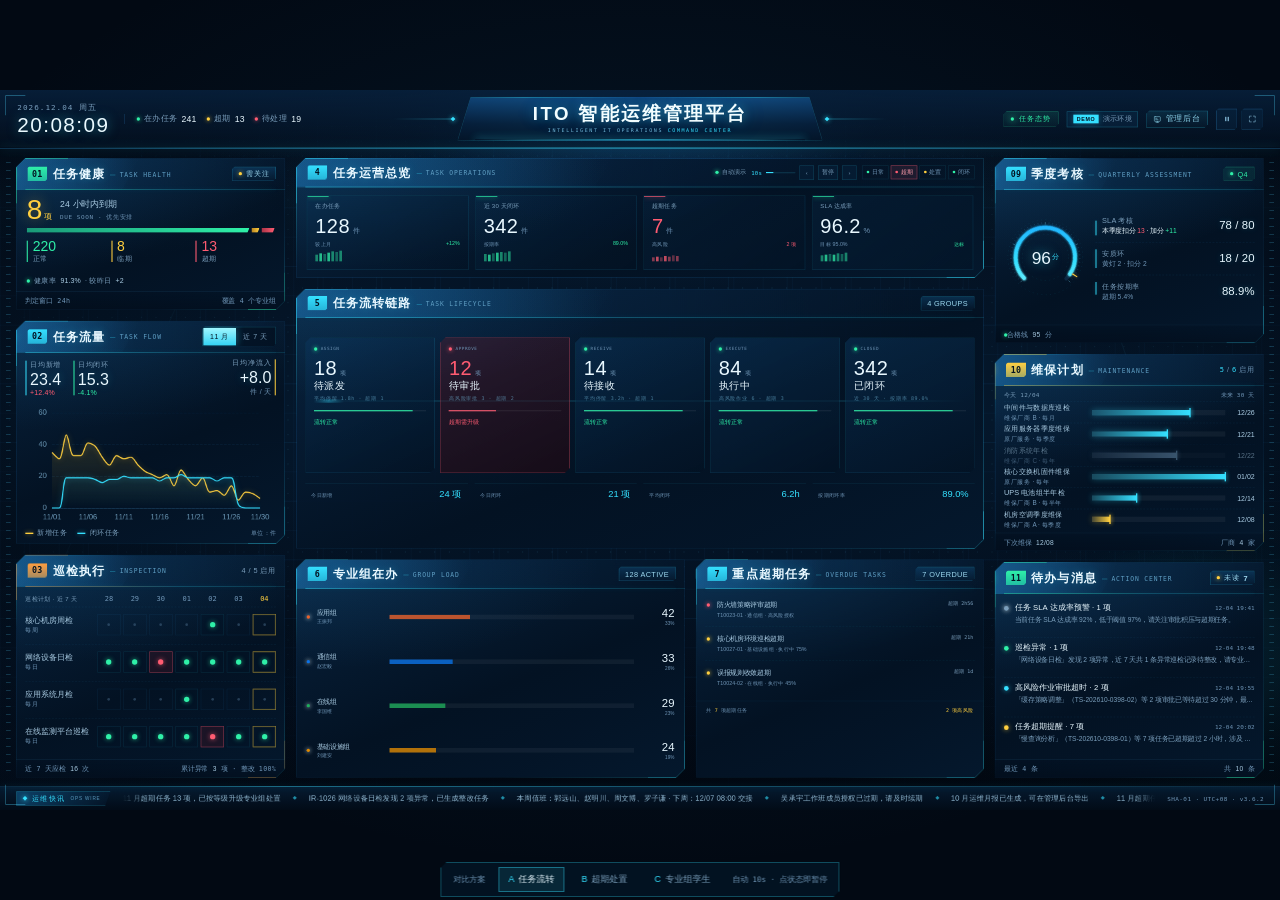
<file: prototypes/exhibition-center-options.html>
<!DOCTYPE html>
<html lang="zh-CN">
<head>
<meta charset="UTF-8">
<meta name="viewport" content="width=device-width, initial-scale=1.0">
<title>ITO 驾驶舱 · 展会中间列方案对比</title>
<link rel="stylesheet" href="../assets/css/style.css">
<style>
  html, body { height: 100%; margin: 0; overflow: hidden; background: #020913; }
  body { font-family: var(--font-cn); color: var(--text); }

  .proto-viewport {
    position: fixed;
    inset: 0;
    overflow: hidden;
    background: radial-gradient(1100px 700px at 50% 42%, rgba(20, 92, 142, 0.18), transparent 70%), #020913;
  }
  .proto-stage-wrap {
    position: absolute;
    inset: 0;
    display: flex;
    align-items: center;
    justify-content: center;
    overflow: hidden;
  }
  .proto-stage {
    position: relative;
    width: 1920px;
    height: 1080px;
    flex: 0 0 auto;
    transform-origin: center center;
  }
  .proto-stage iframe {
    position: absolute;
    inset: 0;
    width: 1920px;
    height: 1080px;
    border: 0;
    pointer-events: none;
    background: #020913;
  }

  /* 整个中间列的精确位置：444 + 1032，102 + 930 */
  .proto-center {
    position: absolute;
    left: 444px;
    top: 102px;
    width: 1032px;
    height: 930px;
    z-index: 5;
  }

  .proto-view { height: 100%; display: grid; gap: 16px; }
  .proto-a-layout { grid-template-rows: 180px 390px 328px; }
  .proto-b-layout { grid-template-rows: 132px 450px 316px; }
  .proto-c-layout { grid-template-rows: 128px 500px 270px; }

  .proto-bottom { display: grid; gap: 16px; min-height: 0; }
  .proto-a-bottom { grid-template-columns: 1.35fr 1fr; }
  .proto-b-bottom { grid-template-columns: 1.28fr 1fr; }
  .proto-c-bottom { grid-template-columns: 1.08fr 1fr 1fr; }

  .proto-panel { height: 100%; animation: none; }
  .proto-panel .panel-head { flex: 0 0 44px; }
  .proto-panel .panel-body { min-height: 0; }

  /* ── 演示控制 ─────────────────────────────── */
  .demo-controls {
    margin-left: auto;
    display: flex;
    align-items: center;
    gap: 6px;
    font-family: var(--font-mono);
    white-space: nowrap;
  }
  .demo-mode {
    display: inline-flex;
    align-items: center;
    gap: 5px;
    font-size: 8.5px;
    color: var(--muted);
    letter-spacing: 0.03em;
  }
  .demo-mode i {
    width: 5px;
    height: 5px;
    border-radius: 50%;
    background: var(--green);
    box-shadow: 0 0 7px var(--green);
  }
  .demo-mode i.paused { background: var(--dim); box-shadow: none; }
  .demo-mode em {
    font-style: normal;
    color: var(--cyan);
    margin-left: 2px;
  }
  .demo-progress {
    width: 44px;
    height: 2px;
    background: rgba(53, 224, 255, 0.13);
    overflow: hidden;
  }
  .demo-progress i { display: block; width: 0; height: 100%; background: var(--cyan); transition: width 0.1s linear; }
  .demo-btn {
    height: 22px;
    min-width: 22px;
    padding: 0 5px;
    border: 1px solid rgba(53, 224, 255, 0.16);
    background: rgba(9, 43, 74, 0.32);
    color: var(--muted);
    font-family: var(--font-mono);
    font-size: 8.5px;
    cursor: pointer;
    transition: 0.15s;
  }
  .demo-btn:hover { color: var(--cyan); border-color: rgba(53, 224, 255, 0.42); }
  .demo-states { display: flex; gap: 3px; margin-left: 2px; }
  .demo-state {
    height: 21px;
    padding: 0 6px;
    border: 1px solid rgba(53, 224, 255, 0.10);
    background: transparent;
    color: var(--dim);
    font-family: var(--font-cn);
    font-size: 8.5px;
    cursor: pointer;
    transition: 0.15s;
  }
  .demo-state i {
    display: inline-block;
    width: 4px;
    height: 4px;
    margin-right: 4px;
    border-radius: 50%;
    background: var(--green);
    vertical-align: 1px;
  }
  .demo-state[data-tone="crit"] i { background: var(--red); }
  .demo-state[data-tone="warn"] i { background: var(--yellow); }
  .demo-state:hover { color: var(--text-soft); border-color: rgba(53, 224, 255, 0.26); }
  .demo-state.active { color: var(--cyan-hi); border-color: rgba(53, 224, 255, 0.44); background: rgba(53, 224, 255, 0.10); }
  .demo-state.active[data-tone="crit"] { color: #ff9cac; border-color: rgba(255, 92, 114, 0.45); background: rgba(255, 92, 114, 0.10); }
  .demo-state.active[data-tone="warn"] { color: var(--yellow); border-color: rgba(255, 207, 63, 0.40); background: rgba(255, 207, 63, 0.08); }

  .head-tag { white-space: nowrap; }

  /* ── 通用状态与数字 ───────────────────────── */
  .s-ok { --sc: var(--green); }
  .s-warn { --sc: var(--yellow); }
  .s-crit { --sc: var(--red); }
  .s-cyan { --sc: var(--cyan); }

  .tiny-label {
    font-family: var(--font-mono);
    font-size: 6.5px;
    letter-spacing: 0.12em;
    color: var(--dim);
  }

  /* ── A · 核心业务运行态 ───────────────────── */
  .core-summary {
    height: 100%;
    display: grid;
    grid-template-columns: repeat(4, minmax(0, 1fr));
    gap: 10px;
    padding: 12px 16px;
  }
  .core-metric {
    position: relative;
    min-width: 0;
    padding: 9px 12px 8px;
    border: 1px solid rgba(53, 224, 255, 0.10);
    background: linear-gradient(145deg, rgba(12, 55, 92, 0.24), rgba(3, 18, 35, 0.34));
    overflow: hidden;
  }
  .core-metric::before {
    content: "";
    position: absolute;
    left: 0;
    top: 0;
    width: 32px;
    height: 1px;
    background: var(--sc, var(--cyan));
    box-shadow: 0 0 8px var(--sc, var(--cyan));
  }
  .core-metric .cm-label { font-size: 9px; color: var(--muted); letter-spacing: 0.04em; }
  .core-metric .cm-value {
    margin-top: 8px;
    display: flex;
    align-items: baseline;
    gap: 4px;
    font-family: var(--font-num);
    font-size: 27px;
    font-weight: 500;
    line-height: 1;
    color: var(--text);
    letter-spacing: 0.02em;
  }
  .core-metric .cm-value em { font-style: normal; font-size: 11px; color: var(--dim); }
  .core-metric .cm-value.crit { color: var(--red); }
  .core-metric .cm-value.warn { color: var(--yellow); }
  .core-metric .cm-sub { margin-top: 7px; display: flex; justify-content: space-between; gap: 6px; font-size: 8px; color: var(--dim); white-space: nowrap; }
  .core-metric .cm-sub b { color: var(--sc, var(--cyan)); font-weight: 400; }
  .spark-bars { display: flex; align-items: flex-end; gap: 2px; height: 16px; margin-top: 4px; }
  .spark-bars i { width: 4px; background: var(--sc, var(--cyan)); opacity: 0.50; }
  .spark-bars i:nth-child(2n) { opacity: 0.75; }
  .spark-bars i:nth-child(3n) { opacity: 0.35; }

  .chain-wrap {
    position: relative;
    height: 248px;
    padding: 14px 14px 0;
    display: flex;
    align-items: center;
  }
  .chain-line {
    position: absolute;
    left: 26px;
    right: 26px;
    top: 50%;
    height: 1px;
    background: linear-gradient(90deg, transparent, rgba(53, 224, 255, 0.34) 8%, rgba(53, 224, 255, 0.34) 92%, transparent);
    z-index: 0;
  }
  .chain-line::after {
    content: "";
    position: absolute;
    top: -2px;
    left: 0;
    width: 46px;
    height: 5px;
    background: linear-gradient(90deg, transparent, var(--cyan), transparent);
    animation: chainFlow 4s linear infinite;
    opacity: 0.8;
  }
  @keyframes chainFlow { from { left: 0; } to { left: calc(100% - 46px); } }
  .chain {
    position: relative;
    z-index: 1;
    width: 100%;
    display: grid;
    grid-template-columns: repeat(6, minmax(0, 1fr));
    gap: 8px;
    align-items: center;
  }
  .chain-step {
    position: relative;
    min-width: 0;
    height: 192px;
    padding: 12px 10px 10px;
    border: 1px solid rgba(53, 224, 255, 0.14);
    background: linear-gradient(155deg, rgba(12, 56, 96, 0.50), rgba(3, 18, 35, 0.68));
    clip-path: polygon(8px 0, 100% 0, 100% calc(100% - 8px), calc(100% - 8px) 100%, 0 100%, 0 8px);
    transition: border-color 0.2s, background 0.2s;
  }
  .chain-step.s-warn { border-color: rgba(255, 207, 63, 0.36); background: linear-gradient(155deg, rgba(82, 67, 20, 0.35), rgba(25, 20, 8, 0.58)); }
  .chain-step.s-crit { border-color: rgba(255, 92, 114, 0.48); background: linear-gradient(155deg, rgba(96, 28, 45, 0.38), rgba(32, 9, 18, 0.64)); }
  .chain-step::after {
    content: "›";
    position: absolute;
    right: -8px;
    top: 50%;
    transform: translateY(-50%);
    color: rgba(53, 224, 255, 0.28);
    font-family: var(--font-num);
    font-size: 14px;
    z-index: 2;
  }
  .chain-step:last-child::after { display: none; }
  .chain-top { display: flex; align-items: center; gap: 5px; }
  .chain-top i { width: 5px; height: 5px; border-radius: 50%; background: var(--sc, var(--green)); box-shadow: 0 0 7px var(--sc, var(--green)); }
  .chain-top span { font-family: var(--font-mono); font-size: 6.5px; letter-spacing: 0.12em; color: var(--dim); }
  .chain-step h3 { margin-top: 8px; font-size: 13px; font-weight: 500; color: var(--text); letter-spacing: 0.04em; white-space: nowrap; }
  .chain-step .chain-sub { margin-top: 3px; font-family: var(--font-mono); font-size: 6.5px; letter-spacing: 0.10em; color: rgba(115, 185, 220, 0.62); }
  .chain-metrics { display: grid; grid-template-columns: 1fr 1fr; gap: 5px; margin-top: 12px; }
  .chain-metrics div { min-width: 0; }
  .chain-metrics em { display: block; font-style: normal; font-family: var(--font-mono); font-size: 6.5px; letter-spacing: 0.08em; color: var(--dim); }
  .chain-metrics b { display: block; margin-top: 2px; overflow: hidden; text-overflow: ellipsis; white-space: nowrap; font-family: var(--font-num); font-size: 15px; font-weight: 500; color: var(--text-soft); }
  .chain-step.s-warn .chain-metrics b { color: var(--yellow); }
  .chain-step.s-crit .chain-metrics b { color: var(--red); }
  .chain-bar { height: 2px; margin-top: 12px; background: rgba(255, 255, 255, 0.06); }
  .chain-bar i { display: block; height: 100%; background: var(--sc, var(--green)); opacity: 0.8; }
  .chain-state { display: block; margin-top: 8px; font-size: 8px; color: var(--sc, var(--green)); }
  .chain-foot {
    display: grid;
    grid-template-columns: repeat(4, 1fr);
    gap: 10px;
    padding: 0 14px 12px;
  }
  .chain-foot div { display: flex; align-items: baseline; justify-content: space-between; padding: 7px 9px; border-top: 1px solid rgba(53, 224, 255, 0.08); }
  .chain-foot span { font-size: 8px; color: var(--dim); }
  .chain-foot b { font-family: var(--font-num); font-size: 12px; font-weight: 500; color: var(--cyan); }

  .funnel { padding: 12px 16px 10px; display: flex; flex-direction: column; gap: 9px; }
  .funnel-row { display: grid; grid-template-columns: 56px minmax(0, 1fr) 82px; gap: 10px; align-items: center; }
  .funnel-row > span { font-size: 9px; color: var(--muted); }
  .funnel-track { height: 13px; background: rgba(255, 255, 255, 0.035); position: relative; overflow: hidden; }
  .funnel-track i { display: block; height: 100%; background: var(--sc, var(--cyan)); opacity: 0.72; }
  .funnel-track::after { content: ""; position: absolute; inset: 0; background: linear-gradient(90deg, transparent, rgba(255, 255, 255, 0.06), transparent); }
  .funnel-row b { text-align: right; font-family: var(--font-num); font-size: 11px; font-weight: 500; color: var(--text-soft); }
  .funnel-row b em { margin-left: 5px; font-style: normal; font-size: 8px; color: var(--dim); }
  .funnel-note { margin-top: auto; display: flex; justify-content: space-between; padding-top: 8px; border-top: 1px solid rgba(53, 224, 255, 0.08); font-family: var(--font-mono); font-size: 7.5px; color: var(--dim); }
  .funnel-note b { color: var(--cyan); font-weight: 400; }
  .funnel-chart { margin-top: 8px; padding-top: 7px; border-top: 1px dashed rgba(53, 224, 255, 0.07); }
  .funnel-chart-head { display: flex; justify-content: space-between; font-family: var(--font-mono); font-size: 6.5px; color: var(--dim); letter-spacing: 0.04em; }
  .funnel-chart-head b { color: var(--cyan); font-weight: 400; }
  .funnel-chart svg { display: block; width: 100%; height: 44px; margin-top: 3px; overflow: visible; }
  .funnel-chips { display: flex; justify-content: space-between; gap: 8px; margin-top: 4px; }
  .funnel-chips span { font-family: var(--font-mono); font-size: 6.5px; color: var(--dim); }
  .funnel-chips b { color: var(--text-soft); font-weight: 400; }
  .risk-owner { margin-top: 7px; padding: 8px 12px 0; border-top: 1px solid rgba(53, 224, 255, 0.08); display: grid; grid-template-columns: 1fr 1fr; gap: 8px; }
  .risk-owner > div { padding: 6px 8px; background: rgba(9, 43, 74, 0.18); border: 1px solid rgba(53, 224, 255, 0.07); }
  .risk-owner span { display: block; font-family: var(--font-mono); font-size: 6.5px; letter-spacing: 0.08em; color: var(--dim); }
  .risk-owner b { display: block; margin-top: 3px; font-size: 10px; font-weight: 500; color: var(--text-soft); }
  .risk-owner em { display: block; margin-top: 2px; font-size: 7px; font-style: normal; color: var(--muted); }

  .risk-list { padding: 8px 14px 10px; display: flex; flex-direction: column; gap: 2px; }
  .risk-row { display: grid; grid-template-columns: 7px minmax(0, 1fr) auto; gap: 9px; align-items: start; padding: 10px 2px; border-bottom: 1px dashed rgba(53, 224, 255, 0.08); }
  .risk-row:last-child { border-bottom: 0; }
  .risk-row > i { width: 5px; height: 5px; margin-top: 4px; border-radius: 50%; background: var(--sc, var(--green)); box-shadow: 0 0 7px var(--sc, var(--green)); }
  .risk-row b { display: block; font-size: 10px; font-weight: 500; color: var(--text-soft); }
  .risk-row span { display: block; margin-top: 3px; font-size: 8px; color: var(--dim); }
  .risk-row em { font-family: var(--font-mono); font-size: 7.5px; font-style: normal; color: var(--muted); white-space: nowrap; }
  .risk-foot { margin-top: auto; padding: 9px 16px 10px; border-top: 1px solid rgba(53, 224, 255, 0.08); font-family: var(--font-mono); font-size: 7.5px; color: var(--dim); display: flex; justify-content: space-between; }
  .risk-foot b { color: var(--yellow); font-weight: 400; }

  /* ── B · 故障演练剧场 ─────────────────────── */
  .incident {
    height: 100%;
    display: flex;
    align-items: center;
    gap: 16px;
    padding: 10px 18px;
  }
  .incident-badge {
    flex: 0 0 auto;
    min-width: 62px;
    height: 56px;
    display: flex;
    flex-direction: column;
    align-items: center;
    justify-content: center;
    border: 1px solid color-mix(in srgb, var(--sc, var(--green)) 42%, transparent);
    background: color-mix(in srgb, var(--sc, var(--green)) 8%, transparent);
    clip-path: polygon(7px 0, 100% 0, 100% calc(100% - 7px), calc(100% - 7px) 100%, 0 100%, 0 7px);
  }
  .incident-badge b { font-family: var(--font-num); font-size: 22px; font-weight: 500; line-height: 1; color: var(--sc, var(--green)); }
  .incident-badge span { margin-top: 4px; font-family: var(--font-mono); font-size: 6.5px; letter-spacing: 0.10em; color: var(--dim); }
  .incident-main { min-width: 0; }
  .incident-main h3 { font-size: 17px; font-weight: 500; letter-spacing: 0.04em; color: var(--text); }
  .incident-main p { margin-top: 5px; font-size: 9px; color: var(--muted); white-space: nowrap; overflow: hidden; text-overflow: ellipsis; }
  .incident-stats { margin-left: auto; display: flex; gap: 20px; }
  .incident-stat { min-width: 64px; text-align: right; }
  .incident-stat span { display: block; font-family: var(--font-mono); font-size: 6.5px; letter-spacing: 0.10em; color: var(--dim); }
  .incident-stat b { display: block; margin-top: 4px; font-family: var(--font-num); font-size: 17px; font-weight: 500; color: var(--text); }
  .incident-stat b.crit { color: var(--red); }
  .incident-stat b.warn { color: var(--yellow); }

  .impact-layout { display: grid; grid-template-columns: minmax(0, 1fr) 292px; height: 100%; }
  .impact-map { position: relative; min-height: 0; margin: 6px 8px 4px 12px; }
  .impact-svg { position: absolute; inset: 0; width: 100%; height: 100%; }
  .impact-ring { fill: none; stroke: rgba(53, 224, 255, 0.10); stroke-width: 1; }
  .impact-ring.r2 { stroke-dasharray: 3 7; }
  .impact-link { stroke: rgba(53, 224, 255, 0.34); stroke-width: 1; fill: none; }
  .impact-link.warn { stroke: rgba(255, 207, 63, 0.58); stroke-dasharray: 4 6; }
  .impact-link.crit { stroke: rgba(255, 92, 114, 0.72); stroke-dasharray: 4 6; }
  .impact-node {
    position: absolute;
    width: 118px;
    min-height: 53px;
    padding: 7px 9px;
    transform: translate(-50%, -50%);
    border: 1px solid rgba(53, 224, 255, 0.16);
    background: rgba(4, 24, 44, 0.86);
    clip-path: polygon(6px 0, 100% 0, 100% calc(100% - 6px), calc(100% - 6px) 100%, 0 100%, 0 6px);
    z-index: 2;
  }
  .impact-node.core {
    width: 152px;
    min-height: 72px;
    border-color: color-mix(in srgb, var(--sc, var(--green)) 45%, transparent);
    background: color-mix(in srgb, var(--sc, var(--green)) 7%, rgba(4, 24, 44, 0.92));
    padding: 10px 12px;
  }
  .impact-node.core::before,
  .impact-node.core::after {
    content: "";
    position: absolute;
    inset: -15px;
    border: 1px solid color-mix(in srgb, var(--sc, var(--green)) 18%, transparent);
    border-radius: 50%;
    pointer-events: none;
  }
  .impact-node.core::after { inset: -28px; opacity: 0.45; }
  .impact-node .in-head { display: flex; align-items: center; gap: 5px; }
  .impact-node .in-head i { width: 5px; height: 5px; border-radius: 50%; background: var(--sc, var(--green)); box-shadow: 0 0 7px var(--sc, var(--green)); }
  .impact-node .in-head b { font-size: 10px; font-weight: 500; color: var(--text-soft); white-space: nowrap; }
  .impact-node.core .in-head b { font-size: 13px; color: var(--text); }
  .impact-node .in-meta { margin-top: 5px; font-family: var(--font-mono); font-size: 7px; letter-spacing: 0.02em; color: var(--dim); white-space: nowrap; }
  .impact-node.core .in-meta { font-size: 7.5px; color: var(--muted); }
  .impact-node.status-warn { border-color: rgba(255, 207, 63, 0.42); }
  .impact-node.status-crit { border-color: rgba(255, 92, 114, 0.58); }
  .pos-portal { left: 17%; top: 20%; }
  .pos-ticket { left: 17%; top: 80%; }
  .pos-knowledge { left: 83%; top: 20%; }
  .pos-report { left: 83%; top: 80%; }
  .pos-cmdb { left: 50%; top: 10%; }
  .pos-auto { left: 50%; top: 90%; }
  .pos-desk { left: 8%; top: 50%; }
  .pos-monitor { left: 92%; top: 50%; }
  .pos-core { left: 50%; top: 50%; }

  .impact-stat {
    position: absolute;
    z-index: 3;
    min-width: 82px;
    padding: 6px 8px;
    border: 1px solid rgba(53, 224, 255, 0.12);
    background: rgba(3, 18, 35, 0.74);
    transform: translate(-50%, -50%);
    text-align: center;
  }
  .impact-stat span { display: block; font-family: var(--font-mono); font-size: 6px; letter-spacing: 0.08em; color: var(--dim); }
  .impact-stat b { display: block; margin-top: 2px; font-family: var(--font-num); font-size: 13px; font-weight: 500; color: var(--text-soft); }
  .impact-stat b.crit { color: var(--red); }
  .impact-stat b.warn { color: var(--yellow); }
  .stat-tl { left: 35%; top: 30%; }
  .stat-tr { left: 65%; top: 30%; }
  .stat-bl { left: 35%; top: 70%; }
  .stat-br { left: 65%; top: 70%; }

  .impact-side { border-left: 1px solid rgba(53, 224, 255, 0.09); padding: 8px 12px 6px; display: flex; flex-direction: column; min-height: 0; }
  .impact-side-head { display: flex; align-items: baseline; justify-content: space-between; padding: 0 2px 7px; border-bottom: 1px solid rgba(53, 224, 255, 0.10); }
  .impact-side-head b { font-size: 10px; font-weight: 500; letter-spacing: 0.06em; color: var(--text-soft); }
  .impact-side-head span { font-family: var(--font-num); font-size: 15px; color: var(--sc, var(--cyan)); }
  .impact-rows { flex: 1; display: flex; flex-direction: column; justify-content: center; }
  .impact-row { display: grid; grid-template-columns: 6px minmax(0, 1fr) auto; gap: 7px; align-items: center; padding: 9px 2px; border-bottom: 1px dashed rgba(53, 224, 255, 0.07); }
  .impact-row:last-child { border-bottom: 0; }
  .impact-row i { width: 5px; height: 5px; border-radius: 50%; background: var(--sc, var(--green)); }
  .impact-row b { display: block; font-size: 9.5px; font-weight: 500; color: var(--text-soft); }
  .impact-row span { display: block; margin-top: 2px; font-size: 7.5px; color: var(--dim); }
  .impact-row em { font-family: var(--font-mono); font-size: 7px; font-style: normal; color: var(--muted); white-space: nowrap; }
  .impact-side-foot { padding-top: 7px; border-top: 1px solid rgba(53, 224, 255, 0.09); font-family: var(--font-mono); font-size: 7px; color: var(--dim); display: flex; justify-content: space-between; }
  .impact-side-foot b { color: var(--sc, var(--green)); font-weight: 400; }

  .timeline { padding: 14px 18px 8px; display: flex; flex-direction: column; gap: 0; height: 100%; }
  .timeline-track { position: relative; display: flex; gap: 0; padding-top: 4px; }
  .timeline-track::before { content: ""; position: absolute; left: 5%; right: 5%; top: 18px; height: 1px; background: rgba(53, 224, 255, 0.13); }
  .timeline-track::after { content: ""; position: absolute; left: 5%; top: 18px; height: 1px; width: var(--tw, 0%); background: var(--sc, var(--cyan)); opacity: 0.7; transition: width 0.4s; }
  .tl-step { position: relative; flex: 1; padding: 26px 6px 0; }
  .tl-step::before { content: ""; position: absolute; left: 5%; top: 14px; width: 8px; height: 8px; border-radius: 50%; background: #041526; border: 1px solid rgba(53, 224, 255, 0.25); z-index: 1; }
  .tl-step.done::before { background: var(--cyan); border-color: var(--cyan); box-shadow: 0 0 8px var(--cyan); }
  .tl-step.active::before { background: var(--sc, var(--yellow)); border-color: var(--sc, var(--yellow)); box-shadow: 0 0 9px var(--sc, var(--yellow)); }
  .tl-step b { display: block; font-size: 9px; font-weight: 500; color: var(--text-soft); }
  .tl-step span { display: block; margin-top: 3px; font-family: var(--font-mono); font-size: 7px; color: var(--dim); }
  .timeline-note { margin-top: auto; padding-top: 8px; border-top: 1px solid rgba(53, 224, 255, 0.08); font-size: 8px; color: var(--muted); }
  .timeline-note b { color: var(--yellow); font-weight: 400; }

  .vtimeline { height: 100%; padding: 4px 16px 8px; display: flex; flex-direction: column; }
  .vt-step { position: relative; display: grid; grid-template-columns: 15px minmax(0, 1fr) auto; gap: 8px; padding: 10px 0 10px 4px; border-bottom: 1px dashed rgba(53, 224, 255, 0.07); }
  .vt-step:last-child { border-bottom: 0; }
  .vt-step::before { content: ""; position: absolute; left: 10px; top: 24px; bottom: -11px; width: 1px; background: rgba(53, 224, 255, 0.10); }
  .vt-step:last-child::before { display: none; }
  .vt-step > i { width: 8px; height: 8px; margin-top: 3px; border-radius: 50%; border: 1px solid rgba(53, 224, 255, 0.24); background: #041526; z-index: 1; }
  .vt-step.done > i { background: var(--cyan); border-color: var(--cyan); box-shadow: 0 0 8px var(--cyan); }
  .vt-step.active > i { background: var(--sc, var(--yellow)); border-color: var(--sc, var(--yellow)); box-shadow: 0 0 9px var(--sc, var(--yellow)); }
  .vt-step b { display: block; font-size: 9.5px; font-weight: 500; color: var(--text-soft); }
  .vt-step span { display: block; margin-top: 3px; font-size: 7.5px; color: var(--dim); }
  .vt-step em { font-family: var(--font-mono); font-size: 7px; font-style: normal; color: var(--muted); }
  .vt-foot { margin-top: auto; padding-top: 7px; border-top: 1px solid rgba(53, 224, 255, 0.08); display: flex; justify-content: space-between; font-family: var(--font-mono); font-size: 7px; color: var(--dim); }
  .vt-foot b { color: var(--sc, var(--green)); font-weight: 400; }

  .impact-metrics { padding: 12px 14px; display: grid; grid-template-columns: 1fr 1fr; grid-template-rows: 1fr 1fr; gap: 8px; height: 100%; }
  .impact-metric { padding: 10px 11px; border: 1px solid rgba(53, 224, 255, 0.10); background: rgba(9, 43, 74, 0.20); }
  .impact-metric span { display: block; font-size: 8px; color: var(--dim); }
  .impact-metric b { display: block; margin-top: 6px; font-family: var(--font-num); font-size: 21px; font-weight: 500; color: var(--text); }
  .impact-metric b em { margin-left: 3px; font-style: normal; font-size: 8px; color: var(--dim); }
  .impact-metric b.crit { color: var(--red); }
  .impact-metric b.warn { color: var(--yellow); }
  .impact-metric small { display: block; margin-top: 4px; font-size: 7.5px; color: var(--dim); }

  /* ── C · 数字孪生 ─────────────────────────── */
  .twin-summary { height: 100%; display: grid; grid-template-columns: repeat(4, 1fr); gap: 10px; padding: 10px 16px; }
  .twin-kpi { padding: 6px 11px; border-left: 1px solid rgba(53, 224, 255, 0.12); }
  .twin-kpi:first-child { border-left: 0; padding-left: 0; }
  .twin-kpi span { display: block; font-size: 8px; color: var(--dim); }
  .twin-kpi b { display: block; margin-top: 4px; font-family: var(--font-num); font-size: 20px; font-weight: 500; color: var(--text); }
  .twin-kpi b em { margin-left: 3px; font-style: normal; font-size: 8px; color: var(--dim); }
  .twin-kpi small { display: block; margin-top: 2px; font-family: var(--font-mono); font-size: 6.5px; letter-spacing: 0.04em; color: var(--dim); }

  .twin-stage {
    position: relative;
    height: 100%;
    padding: 8px 18px;
    display: flex;
    flex-direction: column;
    gap: 8px;
    justify-content: center;
    background:
      linear-gradient(90deg, transparent 0, rgba(53, 224, 255, 0.035) 50%, transparent 100%),
      repeating-linear-gradient(0deg, transparent 0 27px, rgba(53, 224, 255, 0.025) 27px 28px);
  }
  .twin-stage::before {
    content: "";
    position: absolute;
    left: 18%;
    right: 18%;
    top: 4%;
    bottom: 4%;
    background: linear-gradient(90deg, transparent, rgba(53, 224, 255, 0.05), transparent);
    filter: blur(18px);
    pointer-events: none;
  }
  .twin-layer {
    position: relative;
    height: 84px;
    margin: 0 auto;
    display: flex;
    align-items: center;
    gap: 10px;
    padding: 0 16px;
    background: linear-gradient(145deg, rgba(13, 58, 98, 0.42), rgba(3, 18, 35, 0.72));
    border: 1px solid rgba(53, 224, 255, 0.14);
    clip-path: polygon(16px 0, 100% 0, calc(100% - 16px) 100%, 0 100%);
    z-index: 1;
  }
  .twin-layer.l1 { width: 82%; border-color: rgba(53, 224, 255, 0.18); }
  .twin-layer.l2 { width: 88%; border-color: rgba(53, 224, 255, 0.16); }
  .twin-layer.l3 { width: 94%; border-color: rgba(53, 224, 255, 0.14); }
  .twin-layer.l4 { width: 100%; border-color: rgba(53, 224, 255, 0.10); }
  .twin-layer::before {
    content: "";
    position: absolute;
    left: 0;
    top: 0;
    width: 80px;
    height: 1px;
    background: var(--cyan);
    opacity: 0.45;
    box-shadow: 0 0 8px var(--cyan);
  }
  .twin-layer-label { flex: 0 0 92px; }
  .twin-layer-label b { display: block; font-size: 10px; font-weight: 500; letter-spacing: 0.08em; color: var(--text-soft); }
  .twin-layer-label span { display: block; margin-top: 3px; font-family: var(--font-mono); font-size: 6.5px; letter-spacing: 0.12em; color: var(--dim); }
  .twin-items { flex: 1; display: grid; grid-template-columns: repeat(3, minmax(0, 1fr)); gap: 8px; }
  .twin-chip {
    min-width: 0;
    height: 54px;
    padding: 7px 9px;
    border: 1px solid rgba(53, 224, 255, 0.10);
    background: rgba(3, 18, 35, 0.48);
  }
  .twin-chip .tw-top { display: flex; align-items: center; gap: 5px; }
  .twin-chip .tw-top i { width: 4px; height: 4px; border-radius: 50%; background: var(--sc, var(--green)); box-shadow: 0 0 6px var(--sc, var(--green)); }
  .twin-chip .tw-top b { overflow: hidden; text-overflow: ellipsis; white-space: nowrap; font-size: 9px; font-weight: 500; color: var(--text-soft); }
  .twin-chip .tw-meta { margin-top: 4px; display: flex; align-items: baseline; justify-content: space-between; gap: 4px; font-family: var(--font-mono); font-size: 6.5px; color: var(--dim); }
  .twin-chip .tw-meta em { font-style: normal; color: var(--text-soft); }
  .twin-chip .tw-meter { margin-top: 5px; height: 2px; background: rgba(255, 255, 255, 0.07); }
  .twin-chip .tw-meter i { display: block; height: 100%; background: var(--sc, var(--cyan)); }
  .twin-chip.s-warn { border-color: rgba(255, 207, 63, 0.30); }
  .twin-chip.s-crit { border-color: rgba(255, 92, 114, 0.45); }
  .twin-chip.s-crit .tw-top b { color: var(--red); }
  .twin-chip.s-warn .tw-top b { color: var(--yellow); }

  .twin-bottom-panel { padding: 10px 14px; height: 100%; display: flex; flex-direction: column; }
  .capacity-row { display: grid; grid-template-columns: 48px 1fr 40px; gap: 8px; align-items: center; padding: 7px 0; border-bottom: 1px dashed rgba(53, 224, 255, 0.07); }
  .capacity-row:last-child { border-bottom: 0; }
  .capacity-row span { font-size: 8px; color: var(--muted); }
  .capacity-row b { font-family: var(--font-num); font-size: 10px; font-weight: 500; color: var(--text-soft); text-align: right; }
  .capacity-bar { height: 4px; background: rgba(255, 255, 255, 0.06); }
  .capacity-bar i { display: block; height: 100%; background: var(--sc, var(--cyan)); }
  .twin-risk { display: flex; flex-direction: column; gap: 0; }
  .twin-risk-row { display: grid; grid-template-columns: 6px 1fr auto; gap: 7px; align-items: center; padding: 8px 0; border-bottom: 1px dashed rgba(53, 224, 255, 0.07); }
  .twin-risk-row:last-child { border-bottom: 0; }
  .twin-risk-row i { width: 4px; height: 4px; border-radius: 50%; background: var(--sc, var(--green)); }
  .twin-risk-row b { font-size: 9px; font-weight: 400; color: var(--text-soft); white-space: nowrap; overflow: hidden; text-overflow: ellipsis; }
  .twin-risk-row em { font-family: var(--font-mono); font-size: 6.5px; font-style: normal; color: var(--muted); }
  .capacity-foot { margin-top: auto; padding-top: 7px; border-top: 1px solid rgba(53, 224, 255, 0.08); display: flex; justify-content: space-between; font-family: var(--font-mono); font-size: 6.5px; color: var(--dim); }
  .capacity-foot b { color: var(--yellow); font-weight: 400; }
  .twin-events { margin-top: 4px; padding-top: 5px; border-top: 1px dashed rgba(53, 224, 255, 0.07); }
  .twin-event { display: flex; justify-content: space-between; gap: 6px; padding: 4px 0; font-size: 7px; color: var(--muted); }
  .twin-event span { overflow: hidden; text-overflow: ellipsis; white-space: nowrap; }
  .twin-event em { font-family: var(--font-mono); font-style: normal; color: var(--dim); white-space: nowrap; }
  .dep-bar { margin-top: 5px; height: 2px; background: rgba(255, 255, 255, 0.06); }
  .dep-bar i { display: block; height: 100%; background: var(--sc, var(--green)); }

  /* ── 外层方案切换 ─────────────────────────── */
  .proto-switch {
    position: fixed;
    left: 50%;
    bottom: 3px;
    z-index: 50;
    transform: translateX(-50%);
    display: flex;
    align-items: center;
    gap: 7px;
    padding: 4px 6px;
    border: 1px solid rgba(53, 224, 255, 0.28);
    background: rgba(3, 19, 34, 0.95);
    clip-path: polygon(6px 0, 100% 0, 100% calc(100% - 6px), calc(100% - 6px) 100%, 0 100%, 0 6px);
    box-shadow: 0 0 18px rgba(0, 0, 0, 0.58);
  }
  .proto-switch > span { padding: 0 6px; font-family: var(--font-mono); font-size: 7.5px; color: var(--dim); white-space: nowrap; }
  .proto-switch .compare-tab {
    height: 25px;
    padding: 0 9px;
    border: 1px solid transparent;
    background: transparent;
    color: var(--muted);
    font-family: var(--font-cn);
    font-size: 9px;
    white-space: nowrap;
    cursor: pointer;
  }
  .proto-switch .compare-tab b { color: var(--cyan); margin-right: 4px; font-family: var(--font-num); font-weight: 500; }
  .proto-switch .compare-tab:hover { color: var(--text-soft); }
  .proto-switch .compare-tab.active { color: var(--text); border-color: rgba(53, 224, 255, 0.40); background: rgba(53, 224, 255, 0.10); }
  .proto-switch .compare-note { padding: 0 5px; font-size: 7.5px; color: var(--dim); white-space: nowrap; }

  .proto-fallback {
    width: 100%;
    height: 100%;
    display: flex;
    flex-direction: column;
    align-items: center;
    justify-content: center;
    gap: 8px;
    border: 1px solid rgba(53, 224, 255, 0.25);
    background: rgba(3, 19, 34, 0.92);
    text-align: center;
  }
  .proto-fallback b { font-size: 14px; color: var(--text); font-weight: 500; }
  .proto-fallback span { max-width: 560px; font-size: 10px; line-height: 1.7; color: var(--muted); }
  .proto-fallback code { font-family: var(--font-mono); color: var(--cyan); }

  html.still .proto-panel { animation: none; }
  html.still .chain-line::after { animation: none; }
  html.still .demo-progress i { transition: none; }

  /* ── 展会版可读性增强 ─────────────────────── */
  .exh-a .core-metric .cm-value { font-size: 30px; }
  .exh-a .chain { grid-template-columns: repeat(5, minmax(0, 1fr)); }
  .exh-a .chain-step { height: 204px; padding: 12px 12px 10px; }
  .exh-a .chain-step h3 { margin-top: 2px; font-size: 15px; }
  .exh-a .chain-step .chain-sub { margin-top: 5px; font-size: 7.5px; }
  .exh-a .chain-state { margin-top: 10px; font-size: 9px; }
  .exh-a .chain-foot b { font-size: 14px; }
  .exh-stage-count {
    display: flex;
    align-items: baseline;
    gap: 4px;
    margin-top: 10px;
    font-family: var(--font-num);
    font-size: 30px;
    font-weight: 500;
    line-height: 1;
    color: var(--text);
    letter-spacing: 0.02em;
  }
  .exh-stage-count em { font-style: normal; font-size: 9px; color: var(--dim); }
  .chain-step.s-crit .exh-stage-count { color: var(--red); }
  .chain-step.s-warn .exh-stage-count { color: var(--yellow); }

  .exh-group-bars { height: 100%; padding: 9px 16px 8px; display: flex; flex-direction: column; justify-content: space-around; }
  .exh-group-row { display: grid; grid-template-columns: 6px 100px minmax(0, 1fr) 52px; gap: 9px; align-items: center; }
  .exh-group-row > i { width: 5px; height: 5px; border-radius: 50%; box-shadow: 0 0 7px currentColor; }
  .exh-group-row b { display: block; font-size: 10px; font-weight: 500; color: var(--text-soft); }
  .exh-group-row span { display: block; margin-top: 2px; font-size: 7.5px; color: var(--dim); }
  .exh-group-track { height: 7px; background: rgba(255, 255, 255, 0.05); overflow: hidden; }
  .exh-group-track i { display: block; height: 100%; opacity: 0.78; }
  .exh-group-row strong { text-align: right; font-family: var(--font-num); font-size: 17px; font-weight: 500; color: var(--text); }
  .exh-group-row strong em { display: block; margin-top: 1px; font-style: normal; font-size: 7px; color: var(--dim); }

  .exh-b .incident-main h3 { font-size: 19px; }
  .exh-b .incident-main p { font-size: 9.5px; }
  .exh-b .incident-badge b { font-size: 24px; }
  .exh-b .impact-node .in-head b { font-size: 10.5px; }
  .exh-b .impact-node.core .in-head b { font-size: 13px; }
  .exh-b .impact-stat b { font-size: 15px; }
  .exh-b .impact-row b { font-size: 10px; }

  .exh-c .twin-layer { height: 94px; }
  .exh-c .twin-stage { gap: 9px; }
  .exh-c .twin-chip { height: 62px; padding: 8px 10px; }
  .exh-c .twin-chip .tw-top b { font-size: 9.5px; }
  .exh-c .twin-chip .tw-meta em { font-size: 10px; }
  .exh-c .twin-kpi b { font-size: 24px; }
  .exh-c .twin-layer-label b { font-size: 11px; }
  .exh-c .twin-layer-label span { font-size: 7px; }
  .exh-c .twin-summary { padding-top: 12px; }

</style>
</head>
<body>
<div class="proto-viewport">
  <div class="proto-stage-wrap">
    <div class="proto-stage" id="protoStage">
      <iframe id="cockpitFrame" src="../index.html?still=1" title="驾驶舱底图" tabindex="-1" aria-hidden="true"></iframe>
      <div class="proto-center" id="protoCenter"></div>
    </div>
  </div>

  <div class="proto-switch" role="group" aria-label="展会中间列方案切换">
    <span>对比方案</span>
    <button class="compare-tab active" type="button" data-variant="a"><b>A</b>任务流转</button>
    <button class="compare-tab" type="button" data-variant="b"><b>B</b>超期处置</button>
    <button class="compare-tab" type="button" data-variant="c"><b>C</b>专业组孪生</button>
    <span class="compare-note">自动 10s · 点状态即暂停</span>
  </div>
</div>

<script>
(function () {
  'use strict';

  const frame = document.getElementById('cockpitFrame');
  const stage = document.getElementById('protoStage');
  const center = document.getElementById('protoCenter');
  const tabs = Array.prototype.slice.call(document.querySelectorAll('.compare-tab'));
  const params = new URLSearchParams(location.search);
  const STILL = params.get('still') === '1';
  if (STILL) document.documentElement.classList.add('still');

  const STATES = [
    {
      id: 'daily', label: '日常', tone: 'ok',
      active: 128, closed: 342, overdue: 7, sla: '96.2', ontime: '89.0',
      groups: [42, 33, 29, 24], stages: [18, 12, 14, 84, 342], overdueGroups: [1, 2, 2, 2],
      newToday: 24, closedToday: 21, highRisk: 2, step: 0,
      title: '任务运行平稳', note: '7 项超期均在处置窗口 · 今日新增 24 · 今日闭环 21'
    },
    {
      id: 'overdue', label: '超期', tone: 'crit',
      active: 128, closed: 342, overdue: 7, sla: '96.2', ontime: '89.0',
      groups: [42, 33, 29, 24], stages: [18, 12, 14, 84, 342], overdueGroups: [1, 2, 2, 2],
      newToday: 24, closedToday: 21, highRisk: 2, step: 1,
      title: '防火墙策略评审超期', note: 'T10023-01 · 通信组 · 高风险作业授权 · 已超期 2 小时 56 分'
    },
    {
      id: 'handling', label: '处置', tone: 'warn',
      active: 128, closed: 342, overdue: 7, sla: '95.9', ontime: '88.7',
      groups: [42, 33, 29, 24], stages: [18, 11, 14, 85, 342], overdueGroups: [1, 2, 2, 2],
      newToday: 24, closedToday: 21, highRisk: 1, step: 2,
      title: '高风险审批升级处置', note: '已升级至王振邦 · 高风险授权审批中 · 关联割接任务等待执行'
    },
    {
      id: 'recovered', label: '闭环', tone: 'ok',
      active: 127, closed: 343, overdue: 6, sla: '96.4', ontime: '89.1',
      groups: [42, 32, 29, 24], stages: [18, 10, 14, 85, 343], overdueGroups: [1, 1, 2, 2],
      newToday: 24, closedToday: 22, highRisk: 1, step: 4,
      title: '授权通过，任务恢复', note: 'T10023-01 已闭环 · 割接进入执行 · 当前超期降至 6 项'
    }
  ];

  let variant = 'a';
  let stateIndex = 1;
  let playing = !STILL;
  let progress = 0;
  let timer = null;

  function esc(value) {
    return String(value == null ? '' : value).replace(/[&<>"']/g, function (c) {
      return { '&': '&amp;', '<': '&lt;', '>': '&gt;', '"': '&quot;', "'": '&#39;' }[c];
    });
  }

  function s() { return STATES[stateIndex]; }

  function fitStage() {
    const scale = Math.min(window.innerWidth / 1920, window.innerHeight / 1080);
    stage.style.transform = 'scale(' + scale + ')';
  }

  function demoControls() {
    const state = s();
    return '<div class="demo-controls">' +
      '<span class="demo-mode"><i class="' + (playing ? '' : 'paused') + '"></i>' + (playing ? '自动演示' : '已暂停') + '<em>' + (playing ? '10s' : '手动') + '</em></span>' +
      '<span class="demo-progress"><i style="width:' + (progress * 10) + '%"></i></span>' +
      '<button class="demo-btn" type="button" data-demo="prev" aria-label="上一步">‹</button>' +
      '<button class="demo-btn" type="button" data-demo="play">' + (playing ? '暂停' : '播放') + '</button>' +
      '<button class="demo-btn" type="button" data-demo="next" aria-label="下一步">›</button>' +
      '<span class="demo-states">' + STATES.map(function (st, i) {
        return '<button class="demo-state' + (i === stateIndex ? ' active' : '') + '" type="button" data-demo-state="' + i + '" data-tone="' + st.tone + '">' +
          '<i></i>' + esc(st.label) + '</button>';
      }).join('') + '</span>' +
    '</div>';
  }

  function head(idx, title, en, right) {
    return '<div class="panel-head">' +
      '<div class="ph-left"><i class="ph-idx">' + idx + '</i><h2>' + title + '</h2><span class="ph-en">' + en + '</span></div>' +
      (right || '<span class="head-tag">LIVE</span>') +
    '</div>';
  }

  function panel(idx, title, en, body, right, cls) {
    return '<section class="panel proto-panel ' + (cls || '') + '">' +
      head(idx, title, en, right) +
      '<div class="panel-body">' + body + '</div>' +
    '</section>';
  }

  /* ── A · 任务全生命周期 ───────────────────── */
  function summaryMetric(label, value, unit, sub, tone, bars) {
    return '<div class="core-metric s-' + tone + '">' +
      '<div class="cm-label">' + label + '</div>' +
      '<div class="cm-value ' + (tone === 'crit' ? 'crit' : tone === 'warn' ? 'warn' : '') + '">' + value + (unit ? '<em>' + unit + '</em>' : '') + '</div>' +
      '<div class="cm-sub">' + sub + '</div>' +
      '<div class="spark-bars">' + bars.map(function (h) { return '<i style="height:' + h + 'px"></i>'; }).join('') + '</div>' +
    '</div>';
  }

  /* ── A · 任务全生命周期 ───────────────────── */
  function renderA() {
    const st = s();
    const approvalTone = st.id === 'overdue' ? 'crit' : st.id === 'handling' ? 'warn' : 'ok';
    const execTone = st.id === 'handling' ? 'warn' : 'ok';
    const stages = [
      { name: '待派发', en: 'ASSIGN', count: st.stages[0], sub: '平均停留 1.8h · 超期 1', tone: 'ok' },
      { name: '待审批', en: 'APPROVE', count: st.stages[1], sub: '高风险审批 3 · 超期 2', tone: approvalTone },
      { name: '待接收', en: 'RECEIVE', count: st.stages[2], sub: '平均停留 3.2h · 超期 1', tone: 'ok' },
      { name: '执行中', en: 'EXECUTE', count: st.stages[3], sub: '高风险作业 6 · 超期 3', tone: execTone },
      { name: '已闭环', en: 'CLOSED', count: st.stages[4], sub: '近 30 天 · 按期率 89.0%', tone: 'ok' }
    ];

    const groups = [
      { name: '应用组', manager: '王振邦', value: st.groups[0], color: '#EB612A' },
      { name: '通信组', manager: '赵宏毅', value: st.groups[1], color: '#0A72E8' },
      { name: '在线组', manager: '李国维', value: st.groups[2], color: '#1FAE5C' },
      { name: '基础设施组', manager: '刘建安', value: st.groups[3], color: '#E08A00' }
    ];

    const risks = [
      { tone: 'crit', title: '防火墙策略评审超期', desc: 'T10023-01 · 通信组 · 高风险授权', meta: '超期 2h56' },
      { tone: 'warn', title: '核心机房环境巡检超期', desc: 'T10027-01 · 基础设施组 · 执行中 75%', meta: '超期 21h' },
      { tone: 'warn', title: '误报规则收敛超期', desc: 'T10024-02 · 在线组 · 执行中 45%', meta: '超期 1d' }
    ];

    const body = '<div class="proto-view proto-a-layout exh-a">' +
      panel(4, '任务运营总览', 'TASK OPERATIONS',
        '<div class="core-summary">' +
          summaryMetric('在办任务', st.active, '件', '<span>较上月</span><b>+12%</b>', 'ok', [10, 12, 11, 13, 15, 14, 16]) +
          summaryMetric('近 30 天闭环', st.closed, '件', '<span>按期率</span><b>' + st.ontime + '%</b>', 'ok', [11, 10, 12, 13, 14, 13, 15]) +
          summaryMetric('超期任务', st.overdue, '件', '<span>高风险</span><b>' + st.highRisk + ' 项</b>', 'crit', [6, 7, 6, 8, 7, 9, 8]) +
          summaryMetric('SLA 达成率', st.sla, '%', '<span>目标 95.0%</span><b>' + (Number(st.sla) >= 95 ? '达标' : '关注') + '</b>', 'ok', [9, 10, 11, 10, 12, 11, 13]) +
        '</div>',
        demoControls()
      ) +
      panel(5, '任务流转链路', 'TASK LIFECYCLE',
        '<div class="chain-wrap"><div class="chain-line"></div><div class="chain">' +
          stages.map(function (stage, index) {
            return '<div class="chain-step s-' + stage.tone + '">' +
              '<div class="chain-top"><i></i><span>' + stage.en + '</span></div>' +
              '<div class="exh-stage-count">' + stage.count + '<em>项</em></div>' +
              '<h3>' + stage.name + '</h3>' +
              '<div class="chain-sub">' + stage.sub + '</div>' +
              '<div class="chain-bar"><i style="width:' + (stage.tone === 'crit' ? 42 : stage.tone === 'warn' ? 68 : 88) + '%"></i></div>' +
              '<span class="chain-state">' + (stage.tone === 'crit' ? '超期需升级' : stage.tone === 'warn' ? '处置中' : '流转正常') + '</span>' +
            '</div>';
          }).join('') +
        '</div></div>' +
        '<div class="chain-foot">' +
          '<div><span>今日新增</span><b>' + st.newToday + ' 项</b></div>' +
          '<div><span>今日闭环</span><b>' + st.closedToday + ' 项</b></div>' +
          '<div><span>平均闭环</span><b>6.2h</b></div>' +
          '<div><span>按期闭环率</span><b>' + st.ontime + '%</b></div>' +
        '</div>',
        '<span class="head-tag">4 GROUPS</span>'
      ) +
      '<div class="proto-bottom proto-a-bottom">' +
        panel(6, '专业组在办', 'GROUP LOAD',
          '<div class="exh-group-bars">' + groups.map(function (g) {
            const pct = Math.round(g.value / 128 * 100);
            return '<div class="exh-group-row"><i style="background:' + g.color + '"></i><div><b>' + g.name + '</b><span>' + g.manager + '</span></div><div class="exh-group-track"><i style="width:' + pct + '%;background:' + g.color + '"></i></div><strong>' + g.value + '<em>' + pct + '%</em></strong></div>';
          }).join('') + '</div>',
          '<span class="head-tag">' + st.active + ' ACTIVE</span>'
        ) +
        panel(7, '重点超期任务', 'OVERDUE TASKS',
          '<div class="risk-list">' + risks.map(function (r) {
            return '<div class="risk-row s-' + r.tone + '"><i></i><div><b>' + r.title + '</b><span>' + r.desc + '</span></div><em>' + r.meta + '</em></div>';
          }).join('') + '</div>' +
          '<div class="risk-foot"><span>共 <b>' + st.overdue + '</b> 项超期任务</span><b>' + (st.id === 'recovered' ? '1 项已闭环' : '2 项高风险') + '</b></div>',
          '<span class="head-tag">' + st.overdue + ' OVERDUE</span>'
        ) +
      '</div>' +
    '</div>';

    center.innerHTML = body;
    updateProgressUI();
  }

  /* ── B · 超期任务处置 ─────────────────────── */
  function taskTone(st, key) {
    if (st.id === 'daily' || st.id === 'recovered') return 'ok';
    if (key === 'auth') return st.id === 'overdue' ? 'crit' : 'warn';
    if (key === 'work' || key === 'cut') return 'warn';
    return 'ok';
  }

  function renderB() {
    const st = s();
    const active = st.id === 'overdue' || st.id === 'handling';

    const banner = st.id === 'daily' ? {
      badge: '7', badgeSub: 'OVERDUE', title: st.title, note: st.note,
      metrics: [['今日新增', '24', ''], ['今日闭环', '21', ''], ['高风险', '2', 'warn']]
    } : st.id === 'recovered' ? {
      badge: 'OK', badgeSub: 'CLOSED', title: st.title, note: st.note,
      metrics: [['总耗时', '3h42', ''], ['已闭环', '343', ''], ['剩余超期', '6', '']]
    } : st.id === 'handling' ? {
      badge: '60%', badgeSub: 'HANDLING', title: st.title, note: st.note,
      metrics: [['处置时长', '1h12', 'warn'], ['关联任务', '3', ''], ['处置进度', '60%', 'warn']]
    } : {
      badge: '2h56', badgeSub: 'OVERDUE', title: st.title, note: st.note,
      metrics: [['超期时长', '2h56', 'crit'], ['关联任务', '3', ''], ['SLA 风险', '1', 'warn']]
    };

    const nodes = [
      { key: 'apply', name: '变更申请', meta: 'T10023 · 已完成', pos: 'pos-portal' },
      { key: 'risk', name: '风险评估', meta: '已完成 · 高风险', pos: 'pos-ticket' },
      { key: 'work', name: '工作票', meta: st.id === 'recovered' || st.id === 'handling' ? '已签发' : '待签发', pos: 'pos-knowledge' },
      { key: 'cut', name: '割接实施', meta: st.id === 'recovered' ? '执行中' : '待执行', pos: 'pos-report' },
      { key: 'auth', name: '高风险授权', meta: st.id === 'overdue' ? '待审批 · 超时' : st.id === 'handling' ? '审批中' : st.id === 'recovered' ? '已通过' : '待审批', pos: 'pos-cmdb' },
      { key: 'rollback', name: '回退验证', meta: st.id === 'recovered' ? '待验证' : '待执行', pos: 'pos-auto' }
    ];

    const centerTone = st.id === 'overdue' ? 'crit' : st.id === 'handling' ? 'warn' : 'ok';
    const sideRows = [
      { name: '变更申请', desc: '变更单与影响分析', meta: '完成', tone: 'ok' },
      { name: '风险评估', desc: '高风险作业识别', meta: '完成', tone: 'ok' },
      { name: '高风险授权', desc: st.id === 'overdue' ? '审批超时 · 等待升级' : st.id === 'handling' ? '王振邦审批中' : st.id === 'recovered' ? '授权通过' : '待审批', meta: st.id === 'recovered' ? '通过' : '待办', tone: st.id === 'overdue' ? 'crit' : st.id === 'handling' ? 'warn' : 'ok' },
      { name: '工作票', desc: '高风险作业工作票', meta: st.id === 'recovered' || st.id === 'handling' ? '已签发' : '待签发', tone: taskTone(st, 'work') },
      { name: '割接实施', desc: '通信网络割接窗口', meta: st.id === 'recovered' ? '执行中' : '待执行', tone: taskTone(st, 'cut') },
      { name: '回退验证', desc: '割接后回退校验', meta: st.id === 'recovered' ? '待验证' : '待执行', tone: 'ok' }
    ];

    const timeline = [
      { time: '18:00', title: '超期发现', desc: '策略评审超过截止时间' },
      { time: '19:10', title: '升级主管', desc: '高风险审批升级至王振邦' },
      { time: '20:30', title: '授权通过', desc: '高风险作业授权完成' },
      { time: '21:00', title: '割接执行', desc: '割接进入执行与回退验证' }
    ];
    const timelineDone = st.id === 'recovered' ? 4 : st.step;

    const body = '<div class="proto-view proto-b-layout exh-b">' +
      panel(4, '超期任务处置', 'OVERDUE TASK DRILL',
        '<div class="incident s-' + (st.id === 'overdue' ? 'crit' : st.id === 'handling' ? 'warn' : 'ok') + '">' +
          '<div class="incident-badge"><b>' + banner.badge + '</b><span>' + banner.badgeSub + '</span></div>' +
          '<div class="incident-main"><h3>' + banner.title + '</h3><p>' + banner.note + '</p></div>' +
          '<div class="incident-stats">' + banner.metrics.map(function (m) {
            return '<div class="incident-stat"><span>' + m[0] + '</span><b class="' + (m[2] || '') + '">' + m[1] + '</b></div>';
          }).join('') + '</div>' +
        '</div>',
        demoControls()
      ) +
      panel(5, '任务影响面', 'TASK BLAST RADIUS',
        '<div class="impact-layout">' +
          '<div class="impact-map">' +
            '<svg class="impact-svg" viewBox="0 0 700 380" preserveAspectRatio="none" aria-hidden="true">' +
              '<ellipse class="impact-ring" cx="350" cy="190" rx="90" ry="62"/>' +
              '<ellipse class="impact-ring r2" cx="350" cy="190" rx="170" ry="112"/>' +
              '<ellipse class="impact-ring" cx="350" cy="190" rx="250" ry="160"/>' +
              '<path class="impact-link ' + (st.id === 'overdue' ? 'crit' : active ? 'warn' : '') + '" d="M350 190 L126 76"/>' +
              '<path class="impact-link ' + (active ? 'warn' : '') + '" d="M350 190 L126 304"/>' +
              '<path class="impact-link ' + (active ? 'warn' : '') + '" d="M350 190 L574 76"/>' +
              '<path class="impact-link ' + (active ? 'warn' : '') + '" d="M350 190 L574 304"/>' +
              '<path class="impact-link ' + (st.id === 'overdue' ? 'crit' : active ? 'warn' : '') + '" d="M350 190 L350 38"/>' +
              '<path class="impact-link" d="M350 190 L350 342"/>' +
            '</svg>' +
            '<div class="impact-stat stat-tl"><span>关联任务</span><b class="' + (active ? 'warn' : '') + '">' + (active ? '3' : '0') + '</b></div>' +
            '<div class="impact-stat stat-tr"><span>待审批</span><b class="' + (st.id === 'overdue' ? 'crit' : active ? 'warn' : '') + '">' + (st.id === 'recovered' ? '0' : '1') + '</b></div>' +
            '<div class="impact-stat stat-bl"><span>影响变更</span><b class="' + (active ? 'warn' : '') + '">' + (active ? '2' : '0') + '</b></div>' +
            '<div class="impact-stat stat-br"><span>超期时长</span><b class="' + (active ? 'crit' : '') + '">' + (active ? (st.id === 'handling' ? '1h12' : '2h56') : '0') + '</b></div>' +
            nodes.map(function (n) {
              const tone = taskTone(st, n.key);
              return '<div class="impact-node status-' + tone + ' s-' + tone + ' ' + n.pos + '"><div class="in-head"><i></i><b>' + n.name + '</b></div><div class="in-meta">' + n.meta + '</div></div>';
            }).join('') +
            '<div class="impact-node core pos-core s-' + centerTone + '"><div class="in-head"><i></i><b>防火墙策略变更</b></div><div class="in-meta">T10023 · 通信组 · 高风险</div></div>' +
          '</div>' +
          '<aside class="impact-side s-' + (st.id === 'overdue' ? 'crit' : active ? 'warn' : 'ok') + '">' +
            '<div class="impact-side-head"><b>关联环节</b><span>' + (active ? '3' : '6') + '</span></div>' +
            '<div class="impact-rows">' + sideRows.map(function (r) {
              return '<div class="impact-row s-' + r.tone + '"><i></i><div><b>' + r.name + '</b><span>' + r.desc + '</span></div><em>' + r.meta + '</em></div>';
            }).join('') + '</div>' +
            '<div class="impact-side-foot"><span>责任专业组</span><b>通信组</b></div>' +
          '</aside>' +
        '</div>',
        '<span class="head-tag">' + (active ? 'IMPACTED' : 'STANDBY') + '</span>'
      ) +
      '<div class="proto-bottom proto-b-bottom">' +
        panel(6, '处置时间线', 'RESPONSE TIMELINE',
          '<div class="vtimeline s-' + (st.id === 'overdue' ? 'crit' : st.id === 'handling' ? 'warn' : 'ok') + '">' +
            timeline.map(function (t, i) {
              const done = st.id === 'recovered' ? true : i < timelineDone - 1;
              const current = st.id !== 'recovered' && i === timelineDone - 1;
              return '<div class="vt-step' + (done ? ' done' : '') + (current ? ' active' : '') + '"><i></i><div><b>' + t.time + ' ' + t.title + '</b><span>' + t.desc + '</span></div><em>' + (done ? 'DONE' : current ? 'NOW' : 'WAIT') + '</em></div>';
            }).join('') +
            '<div class="vt-foot"><span>当前状态 <b>' + (st.id === 'daily' ? '监控中' : st.id === 'recovered' ? '已闭环' : '处置中') + '</b></span><span>升级规则 15 / 30min</span></div>' +
          '</div>',
          '<span class="head-tag">' + (st.id === 'daily' ? 'WATCH' : 'LIVE') + '</span>'
        ) +
        panel(7, '处置指标', 'RESPONSE METRICS',
          '<div class="impact-metrics">' +
            '<div class="impact-metric"><span>超期时长</span><b class="' + (active ? 'crit' : '') + '">' + (active ? (st.id === 'handling' ? '1h12' : '2h56') : '0') + '<em>h</em></b><small>' + (st.id === 'recovered' ? '已闭环' : '当前任务') + '</small></div>' +
            '<div class="impact-metric"><span>关联任务</span><b>' + (active ? '3' : '0') + '<em>项</em></b><small>含上下游依赖</small></div>' +
            '<div class="impact-metric"><span>影响变更</span><b class="' + (active ? 'warn' : '') + '">' + (active ? '2' : '0') + '<em>项</em></b><small>防火墙 / 割接</small></div>' +
            '<div class="impact-metric"><span>处置进度</span><b>' + (st.id === 'daily' ? '0' : st.id === 'overdue' ? '15' : st.id === 'handling' ? '60' : '100') + '<em>%</em></b><small>' + (st.id === 'recovered' ? '已验证' : '推进中') + '</small></div>' +
          '</div>',
          '<span class="head-tag">' + (st.overdue + ' OVERDUE') + '</span>'
        ) +
      '</div>' +
    '</div>';

    center.innerHTML = body;
    updateProgressUI();
  }

  /* ── C · 专业组数字孪生 ───────────────────── */
  function groupTone(st, name) {
    if (st.id !== 'overdue' && st.id !== 'handling') return 'ok';
    return name === '通信组' ? (st.id === 'overdue' ? 'crit' : 'warn') : 'ok';
  }

  function renderC() {
    const st = s();
    const active = st.id === 'overdue' || st.id === 'handling';
    const groups = [
      { name: '应用组', en: 'APP', manager: '王振邦', active: st.groups[0], members: 2, overdue: st.overdueGroups[0], tone: groupTone(st, '应用组') },
      { name: '通信组', en: 'COMM', manager: '赵宏毅', active: st.groups[1], members: 2, overdue: st.overdueGroups[1], tone: groupTone(st, '通信组') },
      { name: '在线组', en: 'ONLINE', manager: '李国维', active: st.groups[2], members: 2, overdue: st.overdueGroups[2], tone: groupTone(st, '在线组') },
      { name: '基础设施组', en: 'INFRA', manager: '刘建安', active: st.groups[3], members: 2, overdue: st.overdueGroups[3], tone: groupTone(st, '基础设施组') }
    ];

    const layerHtml = groups.map(function (g, i) {
      const chips = [
        { name: '在办任务', value: g.active, meta: '项', tone: g.tone },
        { name: '成员', value: g.members, meta: '人', tone: 'ok' },
        { name: '超期', value: g.overdue, meta: '项', tone: g.overdue ? 'warn' : 'ok' }
      ].map(function (c) {
        return '<div class="twin-chip s-' + c.tone + '"><div class="tw-top"><i></i><b>' + c.name + '</b></div><div class="tw-meta"><span>' + g.manager + '</span><em>' + c.value + ' ' + c.meta + '</em></div><div class="tw-meter"><i style="width:' + (c.name === '在办任务' ? Math.round(c.value / 45 * 100) : c.name === '超期' ? (c.value ? 68 : 8) : 80) + '%"></i></div></div>';
      }).join('');
      return '<div class="twin-layer l' + (i + 1) + ' s-' + g.tone + '"><div class="twin-layer-label"><b>' + g.name + '</b><span>' + g.en + ' · ' + g.manager + '</span></div><div class="twin-items">' + chips + '</div></div>';
    }).join('');

    const loadRows = groups.map(function (g) {
      return '<div class="capacity-row s-' + g.tone + '"><span>' + g.name + '</span><div class="capacity-bar"><i style="width:' + Math.round(g.active / 45 * 100) + '%"></i></div><b>' + g.active + '</b></div>';
    }).join('');

    const overdueRows = groups.map(function (g) {
      return '<div class="twin-risk-row s-' + (g.overdue ? 'warn' : 'ok') + '"><i></i><b>' + g.name + '</b><em>' + g.overdue + ' 项</em></div>';
    }).join('');

    const body = '<div class="proto-view proto-c-layout exh-c">' +
      panel(4, '专业组运行总览', 'GROUP TELEMETRY',
        '<div class="twin-summary">' +
          '<div class="twin-kpi"><span>专业组</span><b>4<em>个</em></b><small>4 个组 · 8 名成员</small></div>' +
          '<div class="twin-kpi"><span>在办任务</span><b>' + st.active + '<em>件</em></b><small>合计 ' + st.groups.join(' + ') + '</small></div>' +
          '<div class="twin-kpi"><span>超期任务</span><b class="' + (st.overdue ? 'crit' : '') + '">' + st.overdue + '<em>项</em></b><small>高风险 ' + st.highRisk + ' 项</small></div>' +
          '<div class="twin-kpi"><span>SLA 达成率</span><b>' + st.sla + '<em>%</em></b><small>目标 95.0%</small></div>' +
        '</div>',
        demoControls()
      ) +
      panel(5, '专业组数字孪生', 'GROUP DIGITAL TWIN',
        '<div class="twin-stage">' + layerHtml + '</div>',
        '<span class="head-tag">' + st.active + ' ACTIVE</span>'
      ) +
      '<div class="proto-bottom proto-c-bottom">' +
        panel(6, '专业组负荷', 'GROUP LOAD',
          '<div class="twin-bottom-panel">' + loadRows + '<div class="capacity-foot"><span>平均负荷 ' + (st.active / 4).toFixed(1) + ' 项 / 组</span><b>通信组最高 33</b></div></div>',
          '<span class="head-tag">4 GROUPS</span>'
        ) +
        panel(7, '超期分布', 'OVERDUE',
          '<div class="twin-bottom-panel twin-risk">' + overdueRows + '<div class="capacity-foot"><span>超期合计</span><b>' + st.overdue + ' 项</b></div></div>',
          '<span class="head-tag">' + st.overdue + ' OVERDUE</span>'
        ) +
        panel(8, '值班与授权', 'DUTY & AUTH',
          '<div class="twin-bottom-panel twin-risk">' +
            '<div class="twin-risk-row s-ok"><i></i><b>值班主管</b><em>王振邦</em></div>' +
            '<div class="twin-risk-row s-ok"><i></i><b>白班</b><em>李承远 / 陈启航</em></div>' +
            '<div class="twin-risk-row s-ok"><i></i><b>夜班</b><em>赵明川</em></div>' +
            '<div class="twin-risk-row s-ok"><i></i><b>授权覆盖</b><em>6 / 8</em></div>' +
            '<div class="capacity-foot"><span>今日交接 08:00</span><b>5 人在岗</b></div>' +
          '</div>',
          '<span class="head-tag">ON DUTY</span>'
        ) +
      '</div>' +
    '</div>';

    center.innerHTML = body;
    updateProgressUI();
  }




  function render() {
    if (variant === 'b') renderB();
    else if (variant === 'c') renderC();
    else renderA();
  }

  function updateProgressUI() {
    const bar = center.querySelector('.demo-progress i');
    if (bar) bar.style.width = (progress * 10) + '%';
  }

  function updateDemoUI() {
    const mode = center.querySelector('.demo-mode');
    if (mode) {
      mode.innerHTML = '<i class="' + (playing ? '' : 'paused') + '"></i>' + (playing ? '自动演示' : '已暂停') + '<em>' + (playing ? '10s' : '手动') + '</em>';
    }
    const play = center.querySelector('[data-demo="play"]');
    if (play) play.textContent = playing ? '暂停' : '播放';
    Array.prototype.forEach.call(center.querySelectorAll('[data-demo-state]'), function (button) {
      button.classList.toggle('active', Number(button.getAttribute('data-demo-state')) === stateIndex);
    });
    updateProgressUI();
  }

  function setState(index, manual) {
    stateIndex = (index + STATES.length) % STATES.length;
    progress = 0;
    if (manual) playing = false;
    render();
  }

  function togglePlay() {
    playing = !playing;
    if (playing && progress >= 10) progress = 0;
    render();
  }

  function nextState(step, manual) {
    setState(stateIndex + step, manual);
  }

  function setVariant(next) {
    variant = next;
    tabs.forEach(function (tab) {
      tab.classList.toggle('active', tab.getAttribute('data-variant') === next);
    });
    history.replaceState(null, '', '#' + next);
    render();
  }

  /* ── 事件绑定 ─────────────────────────────── */
  center.addEventListener('click', function (e) {
    const stateBtn = e.target.closest('[data-demo-state]');
    if (stateBtn) {
      setState(Number(stateBtn.getAttribute('data-demo-state')), true);
      return;
    }
    const demoBtn = e.target.closest('[data-demo]');
    if (!demoBtn) return;
    const action = demoBtn.getAttribute('data-demo');
    if (action === 'play') togglePlay();
    if (action === 'prev') nextState(-1, true);
    if (action === 'next') nextState(1, true);
  });

  tabs.forEach(function (tab) {
    tab.addEventListener('click', function () {
      setVariant(tab.getAttribute('data-variant'));
    });
  });

  document.addEventListener('keydown', function (e) {
    if (e.key === '1') setVariant('a');
    if (e.key === '2') setVariant('b');
    if (e.key === '3') setVariant('c');
    if (e.key === ' ') { e.preventDefault(); togglePlay(); }
    if (e.key === 'ArrowLeft') nextState(-1, true);
    if (e.key === 'ArrowRight') nextState(1, true);
  });

  window.addEventListener('resize', fitStage);
  fitStage();

  /* 自动轮播 */
  timer = setInterval(function () {
    if (!playing) return;
    progress += 0.1;
    if (progress >= 10) {
      progress = 0;
      stateIndex = (stateIndex + 1) % STATES.length;
      render();
    } else {
      updateProgressUI();
    }
  }, 100);

  /* 隐藏原始中间列，保留左右列与底图 */
  function init() {
    try {
      const doc = frame.contentDocument;
      const col = doc && doc.querySelector('.col-center');
      if (col) col.style.visibility = 'hidden';
      const initial = (location.hash || '').replace('#', '');
      if (initial === 'b' || initial === 'c') setVariant(initial);
      else render();
    } catch (e) {
      center.innerHTML = '<div class="proto-fallback"><b>无法读取驾驶舱底图</b><span>请通过本地静态服务打开，例如在项目根目录运行 <code>python -m http.server 4173</code>，再访问 <code>/prototypes/center-full-options.html</code>。</span></div>';
    }
  }

  if (frame.contentDocument && frame.contentDocument.readyState === 'complete') {
    setTimeout(init, 160);
  } else {
    frame.addEventListener('load', function () { setTimeout(init, 160); });
  }
})();
</script>
</body>
</html>
</file>
<file: assets/css/style.css>
/* ─────────────────────────────────────────────
   ITO OPS COMMAND CENTER
   deep navy / cyan / data-block HUD
   1920 × 1080 stage
   ───────────────────────────────────────────── */

:root {
  --bg-0:        #01060e;
  --bg-1:        #031020;
  --bg-2:        #04182d;
  --panel:       #061a30;
  --panel-deep:  #031225;
  --panel-hi:    #0a2a4a;

  --line:        rgba(64, 178, 255, 0.22);
  --line-soft:   rgba(64, 178, 255, 0.12);
  --line-strong: rgba(78, 220, 255, 0.55);

  --text:        #e9f8ff;
  --text-soft:   #a9cbe2;
  --muted:       #7b9fbc;
  --dim:         #6f95b6;

  --cyan:        #35e0ff;
  --cyan-hi:     #a6f7ff;
  --blue:        #2f8bff;
  --sky:         #6ad8ff;
  --green:       #2ff0a8;
  --green-hi:    #9bffe0;
  --yellow:      #ffcf3f;
  --orange:      #ff9d3c;
  --purple:      #b57bff;
  --red:         #ff5c72;

  --amber:       var(--yellow);
  --teal:        var(--green);

  --font-cn: "Microsoft YaHei UI", "Microsoft YaHei", "PingFang SC", "Noto Sans SC", sans-serif;
  --font-num: "Bahnschrift", "DIN Alternate", "Segoe UI", "Microsoft YaHei UI", sans-serif;
  --font-mono: "Cascadia Mono", "Consolas", "SFMono-Regular", monospace;

  --head-h: 48px;
  --gap: 16px;
  --pad-x: 14px;
}

* { box-sizing: border-box; margin: 0; padding: 0; }

html, body {
  width: 100%;
  height: 100%;
  overflow: hidden;
  background: var(--bg-0);
}

body {
  font-family: var(--font-cn);
  color: var(--text);
  font-size: 12px;
  -webkit-font-smoothing: antialiased;
  user-select: none;
}

button { font-family: inherit; color: inherit; background: none; border: 0; cursor: pointer; }
button:focus-visible { outline: 3px solid var(--cyan); outline-offset: 2px; box-shadow: 0 0 0 6px rgba(53, 224, 255, 0.22); }

/* ── stage & atmosphere ─────────────────────── */
.stage-shell {
  position: fixed;
  inset: 0;
  display: grid;
  place-items: center;
  background:
    radial-gradient(ellipse 80% 70% at 50% 46%, #06182c 0%, #020a15 62%, #01050b 100%);
}

.stage {
  position: absolute;
  top: 50%;
  left: 50%;
  width: 1920px;
  height: 1080px;
  transform-origin: center center;
  background:
    radial-gradient(ellipse 1250px 660px at 50% -10%, rgba(23, 104, 174, 0.34), transparent 62%),
    radial-gradient(ellipse 860px 620px at 2% 102%, rgba(18, 78, 145, 0.28), transparent 66%),
    radial-gradient(ellipse 820px 540px at 101% 86%, rgba(20, 168, 205, 0.10), transparent 64%),
    linear-gradient(180deg, #041122 0%, #04172b 46%, #020b18 100%);
  overflow: hidden;
  box-shadow: 0 0 140px rgba(0, 0, 0, 0.85);
}

.stage::before {
  content: "";
  position: absolute;
  inset: 0;
  background-image:
    linear-gradient(rgba(76, 182, 255, 0.045) 1px, transparent 1px),
    linear-gradient(90deg, rgba(76, 182, 255, 0.045) 1px, transparent 1px),
    radial-gradient(rgba(110, 215, 255, 0.16) 0.8px, transparent 0.9px);
  background-size: 88px 88px, 88px 88px, 22px 22px;
  background-position: center top;
  mask-image: radial-gradient(ellipse 92% 88% at 50% 44%, #000 18%, transparent 92%);
  pointer-events: none;
  z-index: 0;
}

.stage::after {
  content: "";
  position: absolute;
  inset: 0;
  background:
    radial-gradient(ellipse 66% 62% at 50% 46%, transparent 42%, rgba(0, 4, 10, 0.52) 100%),
    linear-gradient(180deg, rgba(4, 18, 34, 0.12), transparent 18%, transparent 82%, rgba(1, 6, 14, 0.42));
  pointer-events: none;
  z-index: 1;
}

.stage > * { position: relative; z-index: 2; }
.stage > .stage-deco { position: absolute; inset: 0; z-index: 0; }
.stage > .stage-frame { position: absolute; inset: 0; z-index: 4; }

/* background decoration */
.stage-deco { position: absolute; inset: 0; z-index: 0; pointer-events: none; overflow: hidden; }

.deco-grid {
  position: absolute;
  inset: 88px 0 36px;
  background-image:
    linear-gradient(rgba(62, 172, 255, 0.05) 1px, transparent 1px),
    linear-gradient(90deg, rgba(62, 172, 255, 0.05) 1px, transparent 1px);
  background-size: 44px 44px;
  mask-image: linear-gradient(180deg, transparent, #000 12%, #000 82%, transparent);
  opacity: 0.7;
}

.deco-glow { position: absolute; border-radius: 50%; filter: blur(18px); }
.deco-glow.g1 {
  width: 760px; height: 420px; left: 50%; top: -210px; transform: translateX(-50%);
  background: radial-gradient(ellipse, rgba(38, 160, 255, 0.28), transparent 68%);
}
.deco-glow.g2 {
  width: 520px; height: 380px; right: -130px; bottom: 40px;
  background: radial-gradient(ellipse, rgba(41, 231, 255, 0.14), transparent 68%);
}

.deco-beam {
  position: absolute;
  width: 1px;
  height: 800px;
  background: linear-gradient(180deg, transparent, rgba(80, 210, 255, 0.32), transparent);
  opacity: 0.34;
  filter: blur(0.4px);
}
.deco-beam.b1 { left: 190px; top: 90px; transform: rotate(24deg); }
.deco-beam.b2 { right: 220px; top: 30px; transform: rotate(-19deg); }

.deco-scan {
  position: absolute;
  left: 0; right: 0;
  top: 88px;
  height: 160px;
  background: linear-gradient(180deg, transparent, rgba(53, 224, 255, 0.035), transparent);
  animation: scanDown 12s linear infinite;
  opacity: 0.8;
}

/* HUD frame */
.stage-frame { position: absolute; inset: 0; z-index: 4; pointer-events: none; }
.stage-frame .fc { position: absolute; width: 30px; height: 30px; border: 1px solid rgba(80, 218, 255, 0.45); }
.stage-frame .fc.tl { left: 8px; top: 8px; border-right: 0; border-bottom: 0; }
.stage-frame .fc.tr { right: 8px; top: 8px; border-left: 0; border-bottom: 0; }
.stage-frame .fc.bl { left: 8px; bottom: 8px; border-right: 0; border-top: 0; }
.stage-frame .fc.br { right: 8px; bottom: 8px; border-left: 0; border-top: 0; }
.stage-frame .rail {
  position: absolute;
  top: 108px;
  bottom: 54px;
  width: 7px;
  background-image: repeating-linear-gradient(180deg, rgba(80, 210, 255, 0.34) 0 1px, transparent 1px 12px);
  opacity: 0.6;
}
.stage-frame .rail-l { left: 9px; }
.stage-frame .rail-r { right: 9px; }

/* ── top bar ─────────────────────────────────── */
.topbar {
  height: 88px;
  padding: 0 26px;
  display: flex;
  align-items: center;
  justify-content: space-between;
  border-bottom: 1px solid rgba(64, 190, 255, 0.2);
  background:
    linear-gradient(180deg, rgba(7, 31, 58, 0.92) 0%, rgba(3, 16, 32, 0.55) 100%);
  position: relative;
}

.topbar::before {
  content: "";
  position: absolute;
  left: 0; right: 0; bottom: -1px;
  height: 2px;
  background:
    linear-gradient(90deg, transparent 0%, rgba(53, 224, 255, 0.32) 14%, rgba(53, 224, 255, 0.7) 50%, rgba(53, 224, 255, 0.32) 86%, transparent 100%);
  box-shadow: 0 0 14px rgba(53, 224, 255, 0.36);
  opacity: 0.8;
}

.topbar-left { display: flex; align-items: center; gap: 22px; min-width: 0; }

.datetime { display: flex; flex-direction: column; gap: 3px; }
.dt-date {
  font-family: var(--font-mono);
  font-size: 10px;
  letter-spacing: 0.13em;
  color: var(--muted);
}
.dt-time {
  font-family: var(--font-num);
  font-size: 31px;
  font-weight: 500;
  line-height: 1;
  letter-spacing: 0.07em;
  color: #eafaff;
  font-variant-numeric: tabular-nums;
  text-shadow: 0 0 18px rgba(53, 224, 255, 0.52);
}

.ts-row {
  display: flex;
  align-items: center;
  gap: 15px;
  padding-left: 18px;
  border-left: 1px solid var(--line);
}
.ts {
  display: inline-flex;
  align-items: center;
  gap: 6px;
  font-size: 9px;
  letter-spacing: 0.05em;
  color: var(--muted);
  white-space: nowrap;
}
.ts b {
  font-family: var(--font-num);
  font-size: 13px;
  font-weight: 500;
  color: var(--text);
  letter-spacing: 0.02em;
}

/* centered title plate */
.title-plate {
  position: absolute;
  left: 50%;
  top: 10px;
  width: 548px;
  height: 66px;
  transform: translateX(-50%);
  display: flex;
  align-items: center;
  justify-content: center;
}

.tp-box {
  position: relative;
  width: 100%;
  height: 100%;
  display: flex;
  flex-direction: column;
  align-items: center;
  justify-content: center;
  gap: 5px;
  clip-path: polygon(20px 0, calc(100% - 20px) 0, 100% 100%, 0 100%);
  background:
    linear-gradient(90deg,
      rgba(53, 224, 255, 0.20) 0%,
      rgba(53, 224, 255, 0.62) 18%,
      rgba(47, 139, 255, 0.38) 50%,
      rgba(53, 224, 255, 0.62) 82%,
      rgba(53, 224, 255, 0.20) 100%);
}
.tp-box::before {
  content: "";
  position: absolute;
  inset: 1px;
  clip-path: polygon(19px 0, calc(100% - 19px) 0, 100% 100%, 0 100%);
  background:
    linear-gradient(180deg, rgba(15, 66, 118, 0.94) 0%, rgba(5, 28, 56, 0.94) 62%, rgba(3, 19, 39, 0.96) 100%);
}
.tp-box::after {
  content: "";
  position: absolute;
  left: 26px;
  right: 26px;
  bottom: 0;
  height: 2px;
  background: linear-gradient(90deg, transparent, var(--cyan), transparent);
  box-shadow: 0 0 12px var(--cyan);
  opacity: 0.9;
}
.tp-box h1 {
  position: relative;
  z-index: 1;
  font-size: 28px;
  font-weight: 600;
  letter-spacing: 0.13em;
  line-height: 1.05;
  color: #f2fdff;
  text-shadow:
    0 0 18px rgba(53, 224, 255, 0.48),
    0 0 42px rgba(47, 139, 255, 0.22);
}
.tp-box p {
  position: relative;
  z-index: 1;
  font-family: var(--font-mono);
  font-size: 7.5px;
  letter-spacing: 0.32em;
  color: #6fb7d8;
  white-space: nowrap;
}
.tp-box p b { color: var(--cyan); font-weight: 400; }

.tp-wing {
  position: absolute;
  top: 50%;
  width: 92px;
  height: 1px;
  background: linear-gradient(90deg, transparent, rgba(53, 224, 255, 0.6));
}
.tp-wing::after {
  content: "";
  position: absolute;
  top: -2px;
  width: 5px;
  height: 5px;
  background: var(--cyan);
  transform: rotate(45deg);
  box-shadow: 0 0 8px var(--cyan);
}
.tp-wing.left { left: -96px; }
.tp-wing.left::after { right: 0; }
.tp-wing.right { right: -96px; transform: scaleX(-1); }
.tp-wing.right::after { right: 0; }

.topbar-right { display: flex; align-items: center; gap: 12px; }

.live-chip {
  display: inline-flex;
  align-items: center;
  gap: 7px;
  height: 24px;
  padding: 0 10px;
  border: 1px solid rgba(47, 240, 168, 0.32);
  background: linear-gradient(180deg, rgba(47, 240, 168, 0.10), rgba(47, 240, 168, 0.03));
  color: var(--green);
  font-size: 9.5px;
  letter-spacing: 0.12em;
  clip-path: polygon(5px 0, 100% 0, 100% calc(100% - 5px), calc(100% - 5px) 100%, 0 100%, 0 5px);
}
.live-chip i {
  width: 5px;
  height: 5px;
  border-radius: 50%;
  background: var(--green);
  box-shadow: 0 0 9px var(--green);
  animation: blink 2s ease-in-out infinite;
}
.live-chip em { font-style: normal; }
.live-chip.is-paused {
  color: var(--muted);
  border-color: var(--line);
  background: rgba(255, 255, 255, 0.025);
}
.live-chip.is-paused i { background: var(--dim); box-shadow: none; animation: none; }

.env-badge {
  display: inline-flex;
  align-items: center;
  gap: 7px;
  height: 24px;
  padding: 0 9px;
  border: 1px solid rgba(53, 224, 255, 0.24);
  background: rgba(9, 43, 74, 0.45);
  font-size: 9px;
  letter-spacing: 0.06em;
  color: var(--muted);
  white-space: nowrap;
}
.env-badge b {
  font-family: var(--font-num);
  font-size: 8px;
  font-weight: 600;
  letter-spacing: 0.12em;
  color: #031322;
  background: var(--cyan);
  padding: 2px 5px;
  box-shadow: 0 0 10px rgba(53, 224, 255, 0.35);
}

.data-cutoff {
  display: inline-flex;
  align-items: center;
  height: 24px;
  padding: 0 9px;
  border: 1px solid rgba(255, 207, 63, 0.32);
  background: rgba(255, 207, 63, 0.07);
  color: #ffcf3f;
  font-size: 9.5px;
  letter-spacing: 0.06em;
  white-space: nowrap;
}
.data-cutoff[hidden] { display: none; }

.topbar-meta {
  font-family: var(--font-mono);
  font-size: 8.5px;
  letter-spacing: 0.07em;
  color: var(--dim);
  white-space: nowrap;
}

.admin-link {
  display: inline-flex;
  align-items: center;
  gap: 6px;
  height: 26px;
  padding: 0 10px;
  border: 1px solid rgba(53, 224, 255, 0.30);
  background: linear-gradient(180deg, rgba(53, 224, 255, 0.09), rgba(53, 224, 255, 0.02));
  color: #8fd6ee;
  font-size: 9px;
  letter-spacing: 0.10em;
  white-space: nowrap;
  text-decoration: none;
  clip-path: polygon(5px 0, 100% 0, 100% calc(100% - 5px), calc(100% - 5px) 100%, 0 100%, 0 5px);
  transition: color 0.2s, border-color 0.2s, background 0.2s, box-shadow 0.2s;
}
.admin-link svg {
  width: 12px;
  height: 12px;
  fill: none;
  stroke: currentColor;
  stroke-width: 1.6;
  stroke-linecap: round;
  stroke-linejoin: round;
}
.admin-link:hover {
  color: var(--cyan);
  border-color: rgba(53, 224, 255, 0.66);
  background: rgba(23, 100, 150, 0.4);
  box-shadow: 0 0 12px rgba(53, 224, 255, 0.24);
}

.ctrl-group { display: flex; gap: 6px; }

.ctrl {
  width: 32px;
  height: 32px;
  display: grid;
  place-items: center;
  border: 1px solid rgba(64, 178, 255, 0.28);
  background: rgba(9, 43, 74, 0.35);
  color: #8fc7e4;
  transition: color 0.2s, border-color 0.2s, background 0.2s, box-shadow 0.2s;
  clip-path: polygon(4px 0, 100% 0, 100% calc(100% - 4px), calc(100% - 4px) 100%, 0 100%, 0 4px);
}
.ctrl svg { width: 13px; height: 13px; }
.ctrl svg path { fill: none; stroke: currentColor; stroke-width: 1.5; stroke-linejoin: round; stroke-linecap: round; }
.ctrl svg path.play { fill: currentColor; stroke: currentColor; stroke-width: 1; }
.ctrl svg rect { fill: currentColor; stroke: none; }
.ctrl:hover {
  color: var(--cyan);
  border-color: rgba(53, 224, 255, 0.65);
  background: rgba(23, 100, 150, 0.35);
  box-shadow: 0 0 12px rgba(53, 224, 255, 0.22);
}
.ctrl.is-paused { color: var(--yellow); border-color: rgba(255, 207, 63, 0.45); }

/* ── layout ──────────────────────────────────── */
.grid {
  height: calc(100% - 88px - 36px);
  padding: 14px 24px 12px;
  display: grid;
  grid-template-columns: 404px minmax(0, 1fr) 404px;
  gap: var(--gap);
}

.col { display: grid; gap: var(--gap); min-height: 0; }
.col-left { grid-template-rows: 228px minmax(0, 1fr) minmax(0, 1fr); }
.col-right { grid-template-rows: 278px 296px minmax(0, 1fr); }
.col-center { grid-template-rows: 154px minmax(0, 1fr) 326px; }

.bottom-split {
  display: grid;
  grid-template-columns: minmax(0, 1.62fr) minmax(0, 1fr);
  gap: var(--gap);
  min-height: 0;
}

/* ── panel base ──────────────────────────────── */
.panel {
  --accent: var(--cyan);
  position: relative;
  display: flex;
  flex-direction: column;
  min-height: 0;
  min-width: 0;
  background:
    linear-gradient(145deg,
      rgba(53, 224, 255, 0.50) 0%,
      rgba(40, 120, 185, 0.16) 18%,
      rgba(40, 120, 185, 0.10) 74%,
      rgba(53, 224, 255, 0.34) 100%);
  clip-path: polygon(14px 0, 100% 0, 100% calc(100% - 14px), calc(100% - 14px) 100%, 0 100%, 0 14px);
  filter: drop-shadow(0 0 14px rgba(11, 100, 165, 0.12));
  animation: panelIn 0.7s cubic-bezier(0.2, 0.7, 0.2, 1) both;
}

.panel::after {
  content: "";
  position: absolute;
  inset: 1px;
  z-index: 0;
  clip-path: polygon(13px 0, 100% 0, 100% calc(100% - 13px), calc(100% - 13px) 100%, 0 100%, 0 13px);
  background:
    radial-gradient(ellipse 620px 240px at 6% 0%, rgba(31, 117, 178, 0.18), transparent 68%),
    linear-gradient(158deg, rgba(8, 35, 63, 0.97) 0%, rgba(3, 18, 35, 0.98) 56%, rgba(4, 23, 44, 0.98) 100%);
}

.panel::before {
  content: "";
  position: absolute;
  inset: 0;
  z-index: 3;
  pointer-events: none;
  background:
    linear-gradient(var(--accent), var(--accent)) left 14px top 0 / 64px 1px no-repeat,
    linear-gradient(var(--accent), var(--accent)) left 0 top 14px / 1px 54px no-repeat,
    linear-gradient(var(--accent), var(--accent)) right 0 bottom 14px / 1px 42px no-repeat,
    linear-gradient(var(--accent), var(--accent)) right 14px bottom 0 / 42px 1px no-repeat;
  opacity: 0.58;
}

.panel > * { position: relative; z-index: 2; }

.panel-health    { --accent: var(--green); }
.panel-trend     { --accent: var(--cyan); }
.panel-alerts    { --accent: var(--orange); }
.panel-overview  { --accent: var(--blue); }
.panel-topo      { --accent: var(--cyan); }
.panel-events    { --accent: var(--green); }
.panel-changes   { --accent: var(--purple); }
.panel-sla       { --accent: var(--cyan); }
.panel-res       { --accent: var(--yellow); }
.panel-oncall    { --accent: var(--green); }

.col-left .panel:nth-child(1) { animation-delay: 0.04s; }
.col-left .panel:nth-child(2) { animation-delay: 0.10s; }
.col-left .panel:nth-child(3) { animation-delay: 0.16s; }
.col-center .panel:nth-child(1) { animation-delay: 0.07s; }
.col-center .panel:nth-child(2) { animation-delay: 0.13s; }
.bottom-split .panel:nth-child(1) { animation-delay: 0.19s; }
.bottom-split .panel:nth-child(2) { animation-delay: 0.25s; }
.col-right .panel:nth-child(1) { animation-delay: 0.10s; }
.col-right .panel:nth-child(2) { animation-delay: 0.16s; }
.col-right .panel:nth-child(3) { animation-delay: 0.22s; }

.panel-head {
  flex: 0 0 var(--head-h);
  height: var(--head-h);
  padding: 0 var(--pad-x);
  display: flex;
  align-items: center;
  justify-content: space-between;
  gap: 10px;
  border-bottom: 1px solid rgba(53, 224, 255, 0.18);
  background:
    linear-gradient(90deg, rgba(21, 92, 150, 0.52) 0%, rgba(10, 47, 84, 0.22) 44%, rgba(4, 20, 40, 0.04) 100%);
  position: relative;
}

.panel-head::before {
  content: "";
  position: absolute;
  left: 0;
  top: 0;
  bottom: 0;
  width: 46%;
  background: linear-gradient(90deg, rgba(41, 150, 220, 0.20), transparent 100%);
  clip-path: polygon(0 0, 100% 0, calc(100% - 26px) 100%, 0 100%);
  pointer-events: none;
}

.panel-head::after {
  content: "";
  position: absolute;
  left: var(--pad-x);
  right: var(--pad-x);
  bottom: -1px;
  height: 1px;
  background: linear-gradient(90deg, var(--accent), rgba(53, 224, 255, 0.24) 34%, transparent 76%);
  opacity: 0.6;
  box-shadow: 0 0 8px rgba(53, 224, 255, 0.3);
}

.ph-left { display: flex; align-items: center; gap: 8px; min-width: 0; position: relative; padding-left: 3px; }
.ph-left::before {
  content: "";
  position: absolute;
  left: -17px;
  top: 5px;
  bottom: 5px;
  width: 2px;
  background: var(--accent);
  box-shadow: 0 0 9px var(--accent);
  opacity: 0.85;
}
.ph-idx {
  display: inline-grid;
  place-items: center;
  min-width: 23px;
  height: 16px;
  padding: 0 4px;
  font-family: var(--font-mono);
  font-size: 8px;
  font-style: normal;
  font-weight: 700;
  letter-spacing: 0.04em;
  color: #031322;
  background: linear-gradient(180deg, var(--accent), #0b6a98);
  background: linear-gradient(180deg, var(--accent), color-mix(in srgb, var(--accent) 62%, #0b6a98));
  clip-path: polygon(3px 0, 100% 0, 100% calc(100% - 3px), calc(100% - 3px) 100%, 0 100%, 0 3px);
}
.ph-left h2 {
  position: relative;
  font-size: 14px;
  font-weight: 600;
  letter-spacing: 0.13em;
  color: var(--text);
  white-space: nowrap;
  text-shadow: 0 0 12px rgba(53, 224, 255, 0.24);
}
.ph-en {
  font-family: var(--font-mono);
  font-size: 7.5px;
  letter-spacing: 0.19em;
  color: #5e9dc2;
  white-space: nowrap;
  transform: translateY(1px);
}
.ph-en::before {
  content: "";
  display: inline-block;
  width: 8px;
  height: 1px;
  margin-right: 6px;
  vertical-align: middle;
  background: rgba(53, 224, 255, 0.4);
}

.head-tag {
  display: inline-flex;
  align-items: center;
  gap: 6px;
  height: 20px;
  padding: 0 8px;
  font-size: 8.5px;
  letter-spacing: 0.08em;
  color: #9ed9f0;
  border: 1px solid rgba(53, 224, 255, 0.26);
  background: linear-gradient(180deg, rgba(18, 82, 130, 0.42), rgba(7, 36, 64, 0.2));
  white-space: nowrap;
  clip-path: polygon(4px 0, 100% 0, 100% calc(100% - 4px), calc(100% - 4px) 100%, 0 100%, 0 4px);
}
.head-tag.tag-ok { color: var(--green); border-color: rgba(47, 240, 168, 0.30); background: rgba(47, 240, 168, 0.07); }
.head-tag.tag-danger { color: var(--red); border-color: rgba(255, 92, 114, 0.34); background: rgba(255, 92, 114, 0.08); }
.head-tag[hidden] { display: none !important; }
.panel-sla.is-red { --accent: var(--red); }
.panel-sla.is-red .sla-metric.is-red b,
.panel-sla.is-red .sla-metric.is-red em { color: var(--red); text-shadow: 0 0 10px rgba(255, 92, 114, 0.35); }
.head-total { font-size: 9px; color: var(--muted); letter-spacing: 0.06em; white-space: nowrap; }
.head-total b {
  font-family: var(--font-num);
  font-size: 15px;
  font-weight: 500;
  color: var(--yellow);
  margin: 0 2px;
  text-shadow: 0 0 10px rgba(255, 207, 63, 0.38);
}
.head-refresh { font-size: 8.5px; color: var(--dim); letter-spacing: 0.07em; white-space: nowrap; }
.head-refresh b { font-family: var(--font-mono); font-weight: 400; color: var(--cyan); }

.panel-body { flex: 1 1 auto; min-height: 0; position: relative; }

.panel-foot {
  flex: 0 0 28px;
  height: 28px;
  padding: 0 var(--pad-x);
  display: flex;
  align-items: center;
  gap: 8px;
  border-top: 1px solid var(--line-soft);
  font-family: var(--font-mono);
  font-size: 9.5px;
  letter-spacing: 0.06em;
  color: var(--dim);
  background: linear-gradient(180deg, rgba(3, 16, 32, 0.3), rgba(2, 10, 22, 0.5));
}
.panel-foot > span:first-child { flex: 1 1 auto; }
.panel-foot .foot-right { margin-left: auto; }
.panel-foot b { font-family: var(--font-num); font-weight: 500; color: var(--text-soft); }
.panel-foot .c-teal,
.panel-foot .c-green { color: var(--green); }

/* status colours */
.c-teal, .c-green { color: var(--green) !important; }
.c-cyan { color: var(--cyan) !important; }
.c-warn { color: var(--yellow) !important; }
.c-bad { color: var(--red) !important; }

.dot-teal, .dot-green, .dot-amber, .dot-yellow, .dot-red, .dot-cyan {
  display: inline-block;
  width: 5px;
  height: 5px;
  border-radius: 50%;
  flex: 0 0 auto;
}
.dot-teal, .dot-green { background: var(--green); box-shadow: 0 0 7px rgba(47, 240, 168, 0.8); }
.dot-amber, .dot-yellow { background: var(--yellow); box-shadow: 0 0 7px rgba(255, 207, 63, 0.8); }
.dot-red { background: var(--red); box-shadow: 0 0 7px rgba(255, 92, 114, 0.8); }
.dot-cyan { background: var(--cyan); box-shadow: 0 0 7px rgba(53, 224, 255, 0.8); }

.up, .down, .neutral, .up-good { font-style: normal; font-family: var(--font-num); letter-spacing: 0.02em; }
.up { color: var(--red); }
.down { color: var(--green); }
.up-good { color: var(--green); }
.neutral { color: var(--dim); }

/* segmented control */
.seg {
  display: inline-flex;
  align-items: center;
  gap: 1px;
  padding: 1px;
  border: 1px solid rgba(53, 224, 255, 0.22);
  background: rgba(2, 14, 28, 0.55);
  clip-path: polygon(4px 0, 100% 0, 100% calc(100% - 4px), calc(100% - 4px) 100%, 0 100%, 0 4px);
}
.seg button {
  font-size: 9px;
  letter-spacing: 0.07em;
  color: var(--muted);
  padding: 3px 9px;
  line-height: 1.35;
  transition: color 0.18s, background 0.18s, box-shadow 0.18s;
}
.seg button:hover { color: var(--text-soft); }
.seg button.is-active {
  color: #021322;
  background: linear-gradient(180deg, #9ff6ff, #35d3f4);
  box-shadow: 0 0 12px rgba(53, 224, 255, 0.45);
}
.seg-sm button { padding: 2px 6px; font-size: 8.5px; }

/* ── 01 health ───────────────────────────────── */
.health-body {
  display: flex;
  align-items: center;
  gap: 14px;
  padding: 6px 14px 4px;
  height: calc(100% - 26px);
}

.ring-wrap { position: relative; width: 112px; height: 112px; flex: 0 0 auto; }
.ring { width: 100%; height: 100%; display: block; }
.ring-ticks { fill: none; stroke: rgba(92, 205, 255, 0.24); stroke-width: 1; stroke-dasharray: 1 5.4; }
.ring-inner { fill: none; stroke: rgba(64, 190, 255, 0.15); stroke-width: 1; stroke-dasharray: 3 5; }
.ring-track { fill: none; stroke: rgba(40, 110, 160, 0.24); stroke-width: 7; }
.ring-value {
  fill: none;
  stroke-width: 7;
  stroke-linecap: round;
  transition: stroke-dashoffset 1.4s cubic-bezier(0.2, 0.7, 0.2, 1);
}
.ring-center {
  position: absolute;
  inset: 0;
  display: flex;
  align-items: center;
  justify-content: center;
  flex-wrap: wrap;
  align-content: center;
  padding-bottom: 10px;
}
.ring-center strong {
  font-family: var(--font-num);
  font-size: 27px;
  font-weight: 500;
  letter-spacing: -0.01em;
  line-height: 1;
  color: var(--text);
  font-variant-numeric: tabular-nums;
  text-shadow: 0 0 16px rgba(53, 224, 255, 0.5);
}
.ring-center span { font-family: var(--font-num); font-size: 10px; color: var(--green); margin: 0 0 2px 2px; }
.ring-center small {
  flex-basis: 100%;
  text-align: center;
  margin-top: 4px;
  font-family: var(--font-mono);
  font-size: 7.5px;
  letter-spacing: 0.16em;
  color: var(--dim);
}

.health-side { flex: 1 1 auto; min-width: 0; }
.health-bar { display: flex; gap: 3px; height: 7px; margin-bottom: 11px; }
.health-bar i { height: 100%; display: block; min-width: 3px; clip-path: polygon(0 0, 100% 0, calc(100% - 2px) 100%, 0 100%); }
.health-bar .ok { background: linear-gradient(90deg, #1a9a78, var(--green)); box-shadow: 0 0 8px rgba(47, 240, 168, 0.35); }
.health-bar .warn { background: linear-gradient(90deg, #b5801f, var(--yellow)); box-shadow: 0 0 8px rgba(255, 207, 63, 0.3); }
.health-bar .bad { background: linear-gradient(90deg, #a83245, var(--red)); box-shadow: 0 0 8px rgba(255, 92, 114, 0.3); }

.health-stats { display: flex; gap: 6px; }
.health-stats > div {
  flex: 1 1 0;
  display: flex;
  flex-direction: column;
  gap: 2px;
  padding: 5px 4px 5px 7px;
  background: linear-gradient(90deg, rgba(13, 56, 92, 0.55), rgba(6, 30, 55, 0.25));
  border-left: 2px solid currentColor;
}
.health-stats b {
  font-family: var(--font-num);
  font-size: 21px;
  font-weight: 500;
  line-height: 1;
  letter-spacing: -0.01em;
  color: inherit;
  font-variant-numeric: tabular-nums;
}
.health-stats span { font-size: 8px; letter-spacing: 0.03em; color: var(--muted); white-space: nowrap; }
.health-stats .c-ok { color: var(--green); }
.health-stats .c-warn { color: var(--yellow); }
.health-stats .c-bad { color: var(--red); }

.health-note {
  display: flex;
  align-items: center;
  gap: 6px;
  margin-top: 9px;
  font-size: 8.5px;
  color: var(--muted);
  letter-spacing: 0.01em;
  white-space: nowrap;
}

/* ── 02 trend ────────────────────────────────── */
.trend-body { display: flex; flex-direction: column; padding: 8px 14px 6px; }
.trend-summary {
  display: flex;
  align-items: flex-end;
  gap: 18px;
  padding-bottom: 4px;
}
.trend-summary > div { display: flex; flex-direction: column; gap: 2px; position: relative; padding-left: 7px; }
.trend-summary > div::before {
  content: "";
  position: absolute;
  left: 0; top: 2px; bottom: 2px;
  width: 2px;
  background: var(--cyan);
  opacity: 0.75;
}
.trend-summary > div:nth-child(2)::before { background: var(--green); }
.trend-summary > div:nth-child(3)::before { background: var(--yellow); }
.trend-summary span { font-size: 8.5px; letter-spacing: 0.06em; color: var(--muted); }
.trend-summary b {
  font-family: var(--font-num);
  font-size: 23px;
  font-weight: 500;
  line-height: 1.05;
  color: var(--text);
  font-variant-numeric: tabular-nums;
  text-shadow: 0 0 12px rgba(53, 224, 255, 0.25);
}
.trend-summary em { font-size: 8.5px; }
.trend-summary > div:nth-child(3) { margin-left: auto; align-items: flex-end; padding-left: 0; padding-right: 7px; }
.trend-summary > div:nth-child(3)::before { left: auto; right: 0; }

.chart-box { flex: 1 1 auto; min-height: 0; }
#ticketChart { width: 100%; height: 100%; }

.chart-legend {
  flex: 0 0 18px;
  display: flex;
  align-items: center;
  gap: 15px;
  font-size: 8.5px;
  color: var(--muted);
  letter-spacing: 0.03em;
}
.chart-legend > span { display: inline-flex; align-items: center; gap: 6px; }
.chart-legend i { width: 12px; height: 2px; display: inline-block; }
.l-amber { background: var(--yellow); box-shadow: 0 0 6px rgba(255, 207, 63, 0.6); }
.l-teal { background: var(--cyan); box-shadow: 0 0 6px rgba(53, 224, 255, 0.6); }
.chart-legend .legend-note { margin-left: auto; color: var(--dim); font-size: 8px; }

/* ── 03 alerts ───────────────────────────────── */
.alert-body { padding: 7px 14px 8px; display: flex; flex-direction: column; }
.alert-row {
  display: grid;
  grid-template-columns: 80px minmax(0, 1fr) 24px 28px;
  align-items: center;
  gap: 8px;
  height: 37px;
  border-bottom: 1px dashed rgba(64, 178, 255, 0.10);
}
.alert-name { display: flex; align-items: center; gap: 7px; font-size: 9.5px; color: var(--text-soft); white-space: nowrap; }
.alert-name i { width: 3px; height: 11px; background: var(--dim); flex: 0 0 auto; box-shadow: 0 0 5px rgba(120, 190, 255, 0.2); }
.alert-name .a-red { --c: var(--red); background: var(--red); }
.alert-name .a-amber { --c: var(--yellow); background: var(--yellow); }
.alert-name .a-blue { --c: var(--cyan); background: var(--cyan); }
.alert-name .a-dim { --c: var(--dim); background: var(--dim); }

.alert-track {
  height: 9px;
  position: relative;
  background-image: repeating-linear-gradient(90deg, rgba(82, 170, 220, 0.16) 0 9px, transparent 9px 13px);
}
.alert-track i {
  display: block;
  height: 100%;
  width: var(--w);
  background-image: repeating-linear-gradient(90deg, var(--c) 0 9px, transparent 9px 13px);
  filter: drop-shadow(0 0 4px color-mix(in srgb, var(--c) 55%, transparent));
  animation: barGrow 1.1s cubic-bezier(0.2, 0.7, 0.2, 1) both;
  transform-origin: left;
}
.alert-track .a-red { --c: var(--red); }
.alert-track .a-amber { --c: var(--yellow); }
.alert-track .a-blue { --c: var(--cyan); }
.alert-track .a-dim { --c: #5c7f9b; }

.alert-num {
  font-family: var(--font-num);
  font-size: 14px;
  font-weight: 500;
  color: var(--text);
  text-align: right;
  font-variant-numeric: tabular-nums;
}
.alert-delta { font-family: var(--font-num); font-size: 8.5px; text-align: right; }
.alert-delta.up { color: var(--red); }
.alert-delta.down { color: var(--green); }
.alert-delta.neutral { color: var(--dim); }

.alert-foot {
  margin-top: auto;
  padding-top: 8px;
  display: flex;
  justify-content: space-between;
  font-size: 8.5px;
  color: var(--dim);
  letter-spacing: 0.03em;
}
.alert-foot span { display: inline-flex; align-items: center; gap: 5px; }

/* ── 04 KPI strip ────────────────────────────── */
.kpi-body { padding: 0; }
.kpi-grid { display: grid; grid-template-columns: repeat(5, 1fr); height: 100%; }
.kpi {
  --kpi: var(--cyan);
  position: relative;
  padding: 12px 18px 8px;
  border-left: 1px solid rgba(64, 178, 255, 0.12);
  display: flex;
  flex-direction: column;
  background: linear-gradient(180deg, rgba(20, 82, 130, 0.16), transparent 72%);
}
.kpi:first-child { border-left: 0; }
.kpi:nth-child(1) { --kpi: var(--cyan); }
.kpi:nth-child(2) { --kpi: var(--blue); }
.kpi:nth-child(3) { --kpi: var(--green); }
.kpi:nth-child(4) { --kpi: var(--yellow); }
.kpi:nth-child(5) { --kpi: var(--cyan); }

.kpi::before {
  content: "";
  position: absolute;
  left: 0;
  top: 0;
  width: 56%;
  height: 2px;
  background: linear-gradient(90deg, var(--kpi), transparent);
  opacity: 0.75;
  box-shadow: 0 0 8px color-mix(in srgb, var(--kpi) 50%, transparent);
}
.kpi::after {
  content: "";
  position: absolute;
  right: 13px;
  top: 11px;
  width: 7px;
  height: 7px;
  border-top: 1px solid var(--kpi);
  border-right: 1px solid var(--kpi);
  opacity: 0.5;
}
.kpi-label { font-size: 9px; letter-spacing: 0.15em; color: #8fbcd8; }
.kpi-value { display: flex; align-items: baseline; gap: 4px; margin-top: 6px; }
.kpi-value b {
  font-family: var(--font-num);
  font-size: 34px;
  font-weight: 500;
  line-height: 1;
  letter-spacing: -0.015em;
  color: #f2fdff;
  font-variant-numeric: tabular-nums;
  text-shadow: 0 0 18px color-mix(in srgb, var(--kpi) 38%, transparent);
}
.kpi-value b .unit { font-size: 15px; font-style: normal; color: var(--muted); margin: 0 1px; font-weight: 400; }
.kpi-value em { font-family: var(--font-num); font-style: normal; font-size: 10px; color: var(--dim); margin-bottom: 3px; }
.kpi-sub { margin-top: 5px; font-size: 8.5px; color: var(--dim); letter-spacing: 0.01em; white-space: nowrap; }
.kpi-sub i { font-style: normal; }

/* ── 05 topology ─────────────────────────────── */
.panel-topo .panel-body { display: flex; flex-direction: column; }
.topo-legend { display: flex; gap: 14px; font-size: 8.5px; color: var(--muted); letter-spacing: 0.02em; }
.topo-legend span { display: inline-flex; align-items: center; gap: 5px; }

.topo-body { padding: 0; }
.topo-corner {
  position: absolute;
  top: 8px;
  font-family: var(--font-mono);
  font-size: 7.5px;
  letter-spacing: 0.14em;
  color: rgba(105, 180, 220, 0.62);
  z-index: 2;
  pointer-events: none;
}
.topo-corner.tl { left: 18px; }
.topo-corner.tr { right: 18px; text-align: right; }

.topo-radar { position: absolute; inset: 0; overflow: hidden; pointer-events: none; z-index: 0; }
.topo-sweep {
  position: absolute;
  left: 50%;
  top: 46%;
  width: 620px;
  height: 620px;
  transform: translate(-50%, -50%);
  border-radius: 50%;
  background: conic-gradient(from 0deg, rgba(53, 224, 255, 0.12), rgba(53, 224, 255, 0.025) 32deg, transparent 68deg, transparent 360deg);
  mask-image: radial-gradient(circle, transparent 20%, #000 52%, transparent 72%);
  animation: sweep 18s linear infinite;
  pointer-events: none;
  z-index: 0;
}

.topo-canvas {
  flex: 1 1 auto;
  min-height: 0;
  padding: 6px 10px 0;
  position: relative;
  z-index: 1;
}
.topo-svg { width: 100%; height: 100%; display: block; overflow: hidden; }

.topo-grid circle,
.topo-grid ellipse { fill: none; stroke: rgba(74, 190, 255, 0.11); stroke-width: 1; }
.topo-grid ellipse:nth-of-type(2) { stroke-dasharray: 3 7; stroke: rgba(74, 190, 255, 0.09); }
.topo-grid ellipse:nth-of-type(4) { stroke: rgba(74, 190, 255, 0.10); }
.topo-grid line { stroke: rgba(74, 190, 255, 0.08); stroke-width: 1; }
.topo-grid .axis-ticks line { stroke: rgba(74, 190, 255, 0.20); }
.topo-grid .grid-diamonds rect { fill: rgba(53, 224, 255, 0.42); }
.topo-grid .grid-bracket { fill: none; stroke: rgba(53, 224, 255, 0.22); stroke-width: 1; }
.topo-grid .grid-label {
  font-family: var(--font-mono);
  font-size: 7px;
  letter-spacing: 0.18em;
  fill: rgba(114, 183, 220, 0.48);
}

.topo-links { pointer-events: none; }
.link {
  fill: none;
  stroke: rgba(68, 175, 245, 0.30);
  stroke-width: 1;
  vector-effect: non-scaling-stroke;
}
.link.flow {
  stroke: rgba(53, 224, 255, 0.62);
  stroke-dasharray: 4 10;
  animation: linkFlow 3.4s linear infinite;
}
.link.dashed { stroke: rgba(181, 123, 255, 0.32); stroke-dasharray: 2 7; }
.junction { fill: var(--cyan); filter: drop-shadow(0 0 4px rgba(53, 224, 255, 0.8)); }
.link-label {
  font-family: var(--font-mono);
  font-size: 7px;
  fill: rgba(116, 199, 235, 0.6);
  letter-spacing: 0.08em;
}

.node { cursor: pointer; }
.node-ground { fill: rgba(22, 126, 188, 0.06); stroke: rgba(53, 224, 255, 0.10); stroke-width: 1; }
.node-halo {
  fill: rgba(47, 240, 168, 0.06);
  stroke: rgba(47, 240, 168, 0.42);
  stroke-width: 1.1;
  vector-effect: non-scaling-stroke;
  transition: fill 0.2s, stroke 0.2s;
}
.node-ring {
  fill: rgba(3, 18, 34, 0.96);
  stroke: var(--green);
  stroke-width: 1.4;
  vector-effect: non-scaling-stroke;
  filter: drop-shadow(0 0 4px rgba(47, 240, 168, 0.35));
}
.node-core { fill: #eafff8; filter: drop-shadow(0 0 4px rgba(47, 240, 168, 0.95)); }
.node-ticks { stroke: rgba(47, 240, 168, 0.42); stroke-width: 1; fill: none; }
.node-label {
  font-family: var(--font-cn);
  font-size: 12.5px;
  fill: var(--text);
  letter-spacing: 0.08em;
  text-anchor: middle;
  filter: drop-shadow(0 0 5px rgba(20, 80, 130, 0.9));
}
.node-sub {
  font-family: var(--font-mono);
  font-size: 7px;
  fill: rgba(115, 185, 220, 0.62);
  letter-spacing: 0.13em;
  text-anchor: middle;
}
.node-badge rect { fill: var(--yellow); }
.node-badge text {
  font-family: var(--font-num);
  font-size: 7px;
  font-weight: 600;
  fill: #031322;
}
.node-badge.crit rect { fill: var(--red); }

.node.status-warn .node-ground { fill: rgba(255, 207, 63, 0.06); stroke: rgba(255, 207, 63, 0.16); }
.node.status-warn .node-halo {
  fill: rgba(255, 207, 63, 0.08);
  stroke: rgba(255, 207, 63, 0.60);
  animation: nodePulse 2.6s ease-out infinite;
}
.node.status-warn .node-ring { stroke: var(--yellow); filter: drop-shadow(0 0 5px rgba(255, 207, 63, 0.48)); }
.node.status-warn .node-core { fill: #fff6d8; filter: drop-shadow(0 0 5px rgba(255, 207, 63, 1)); }
.node.status-warn .node-ticks { stroke: rgba(255, 207, 63, 0.45); }
.node.status-warn .node-sub { fill: rgba(255, 207, 63, 0.72); }

.node.status-crit .node-ground { fill: rgba(255, 92, 114, 0.07); stroke: rgba(255, 92, 114, 0.18); }
.node.status-crit .node-halo {
  fill: rgba(255, 92, 114, 0.08);
  stroke: rgba(255, 92, 114, 0.62);
  animation: nodePulseRed 2s ease-out infinite;
}
.node.status-crit .node-ring { stroke: var(--red); filter: drop-shadow(0 0 5px rgba(255, 92, 114, 0.52)); }
.node.status-crit .node-core { fill: #ffe4e8; filter: drop-shadow(0 0 5px rgba(255, 92, 114, 1)); }
.node.status-crit .node-ticks { stroke: rgba(255, 92, 114, 0.5); }
.node.status-crit .node-sub { fill: rgba(255, 122, 140, 0.75); }

.node:hover .node-halo { fill: rgba(53, 224, 255, 0.13); stroke: rgba(53, 224, 255, 0.8); }
.node:hover .node-label { fill: var(--cyan-hi); }

.hub-glow { pointer-events: none; }
.hub-orbit {
  fill: none;
  stroke: rgba(53, 224, 255, 0.20);
  stroke-width: 1;
  stroke-dasharray: 1 5;
  vector-effect: non-scaling-stroke;
}
.hub-dash {
  fill: none;
  stroke: rgba(53, 224, 255, 0.55);
  stroke-width: 1;
  stroke-dasharray: 3 7;
  vector-effect: non-scaling-stroke;
  animation: hubSpin 24s linear infinite;
  transform-origin: center;
  transform-box: fill-box;
}
.hub .node-halo { fill: rgba(53, 224, 255, 0.07); stroke: rgba(53, 224, 255, 0.45); }
.hub .node-ring { stroke: var(--cyan); filter: drop-shadow(0 0 7px rgba(53, 224, 255, 0.55)); }
.hub .node-core { fill: #f2feff; filter: drop-shadow(0 0 6px rgba(53, 224, 255, 1)); }
.hub .node-label {
  font-size: 15px;
  text-shadow: 0 0 10px rgba(53, 224, 255, 0.45);
}
.hub .node-sub { fill: rgba(84, 206, 240, 0.7); }

.topo-foot {
  flex: 0 0 32px;
  display: flex;
  align-items: center;
  gap: 0;
  padding: 0 18px;
  border-top: 1px solid var(--line-soft);
  font-family: var(--font-mono);
  font-size: 8px;
  color: var(--dim);
  letter-spacing: 0.05em;
  background: rgba(2, 13, 27, 0.32);
}
.topo-foot span {
  flex: 1 1 0;
  display: inline-flex;
  align-items: baseline;
  gap: 5px;
  border-left: 1px solid var(--line-soft);
  padding-left: 14px;
}
.topo-foot span:first-child { border-left: 0; padding-left: 0; }
.topo-foot b { font-family: var(--font-num); font-size: 11px; font-weight: 500; color: var(--cyan); }

/* ── 06 events ───────────────────────────────── */
.events-body { padding: 4px 14px; display: flex; flex-direction: column; }
.ev-head-right { display: flex; align-items: center; gap: 10px; }
.live-mini {
  display: inline-flex;
  align-items: center;
  gap: 5px;
  font-family: var(--font-num);
  font-size: 7.5px;
  letter-spacing: 0.15em;
  color: var(--red);
}
.live-mini i {
  width: 4px;
  height: 4px;
  border-radius: 50%;
  background: var(--red);
  box-shadow: 0 0 7px var(--red);
  animation: blink 1.8s ease-in-out infinite;
}

.ev-head {
  flex: 0 0 24px;
  display: grid;
  grid-template-columns: 46px 32px 76px minmax(0, 1fr) 54px;
  gap: 8px;
  align-items: center;
  font-family: var(--font-mono);
  font-size: 7.5px;
  letter-spacing: 0.1em;
  color: var(--dim);
  border-bottom: 1px solid rgba(64, 178, 255, 0.16);
}
.ev-list { flex: 1 1 auto; min-height: 0; overflow: hidden; }

.ev-row {
  display: grid;
  grid-template-columns: 46px 32px 76px minmax(0, 1fr) 54px;
  gap: 8px;
  align-items: center;
  height: 41px;
  border-bottom: 1px dashed rgba(64, 178, 255, 0.10);
  font-size: 10px;
  transition: background 0.18s;
}
.ev-row:hover { background: linear-gradient(90deg, rgba(53, 224, 255, 0.05), transparent 82%); }
.ev-row.is-new { animation: eventIn 0.6s cubic-bezier(0.2, 0.7, 0.2, 1) both; }
.ev-time { font-family: var(--font-mono); font-size: 9px; color: #6eb4d2; letter-spacing: 0.02em; }
.pill {
  display: inline-grid;
  place-items: center;
  width: 28px;
  height: 16px;
  font-family: var(--font-num);
  font-size: 8px;
  font-weight: 600;
  letter-spacing: 0.04em;
  border: 1px solid transparent;
  clip-path: polygon(3px 0, 100% 0, 100% calc(100% - 3px), calc(100% - 3px) 100%, 0 100%, 0 3px);
}
.pill.p1 { color: #ffe7ea; background: rgba(255, 92, 114, 0.52); border-color: rgba(255, 92, 114, 0.75); box-shadow: 0 0 8px rgba(255, 92, 114, 0.2); }
.pill.p2 { color: #fff9e0; background: rgba(255, 207, 63, 0.34); border-color: rgba(255, 207, 63, 0.58); }
.pill.p3 { color: #defaff; background: rgba(53, 224, 255, 0.22); border-color: rgba(53, 224, 255, 0.45); }
.ev-svc { font-size: 10px; color: var(--text-soft); white-space: nowrap; overflow: hidden; text-overflow: ellipsis; }
.ev-desc { font-size: 9.5px; color: var(--muted); white-space: nowrap; overflow: hidden; text-overflow: ellipsis; letter-spacing: 0.01em; }
.ev-status { font-size: 8.5px; text-align: right; white-space: nowrap; letter-spacing: 0.02em; }
.ev-status.resolved { color: var(--green); }
.ev-status.processing { color: var(--yellow); }
.ev-status.watching { color: var(--cyan); }
.ev-status.waiting { color: var(--red); }

.ev-empty {
  height: 100%;
  display: flex;
  align-items: center;
  justify-content: center;
  gap: 9px;
  font-size: 9.5px;
  letter-spacing: 0.07em;
  color: var(--dim);
}
.ev-empty i {
  width: 6px;
  height: 6px;
  border: 1px solid var(--green);
  border-radius: 50%;
  box-shadow: 0 0 7px rgba(47, 240, 168, 0.5);
}

/* ── 07 changes ──────────────────────────────── */
.change-body { padding: 9px 14px 7px; display: flex; flex-direction: column; }
.change-list {
  flex: 1 1 auto;
  min-height: 0;
  position: relative;
  padding-left: 13px;
  padding-bottom: 4px;
  display: flex;
  flex-direction: column;
  justify-content: space-between;
}
.change-list::before {
  content: "";
  position: absolute;
  left: 2px;
  top: 8px;
  bottom: 8px;
  width: 1px;
  background: linear-gradient(180deg, rgba(181, 123, 255, 0.6), rgba(53, 224, 255, 0.22), rgba(64, 178, 255, 0.06));
  box-shadow: 0 0 7px rgba(181, 123, 255, 0.2);
}
.change-item { position: relative; padding: 2px 0 8px; }
.change-item::before {
  content: "";
  position: absolute;
  left: -14px;
  top: 6px;
  width: 6px;
  height: 6px;
  background: var(--bg-2);
  border: 1px solid var(--purple);
  transform: rotate(45deg);
  box-shadow: 0 0 7px rgba(181, 123, 255, 0.45);
}
.change-time { font-family: var(--font-mono); font-size: 8px; color: var(--purple); letter-spacing: 0.05em; }
.change-item h3 {
  margin-top: 3px;
  font-size: 10.5px;
  font-weight: 500;
  color: var(--text-soft);
  letter-spacing: 0.03em;
  white-space: nowrap;
  overflow: hidden;
  text-overflow: ellipsis;
}
.change-item p { margin-top: 3px; font-size: 8px; color: var(--dim); display: flex; align-items: center; gap: 5px; white-space: nowrap; overflow: hidden; }
.risk {
  font-size: 7.5px;
  padding: 1px 4px;
  border: 1px solid;
  letter-spacing: 0.02em;
  flex: 0 0 auto;
  clip-path: polygon(2px 0, 100% 0, 100% calc(100% - 2px), calc(100% - 2px) 100%, 0 100%, 0 2px);
}
.risk.mid { color: var(--yellow); border-color: rgba(255, 207, 63, 0.35); background: rgba(255, 207, 63, 0.08); }
.risk.low { color: var(--green); border-color: rgba(47, 240, 168, 0.32); background: rgba(47, 240, 168, 0.06); }
.risk.high { color: var(--red); border-color: rgba(255, 92, 114, 0.38); background: rgba(255, 92, 114, 0.08); }

.change-foot {
  flex: 0 0 23px;
  display: flex;
  align-items: center;
  justify-content: space-between;
  border-top: 1px solid var(--line-soft);
  font-size: 8px;
  color: var(--dim);
  letter-spacing: 0.03em;
}
.change-foot b { font-weight: 500; color: var(--cyan); }

/* ── 08 SLA ──────────────────────────────────── */
.sla-body { padding: 6px 14px; display: flex; align-items: center; gap: 13px; }
.sla-gauge-wrap { flex: 0 0 auto; display: flex; flex-direction: column; align-items: center; gap: 5px; }
.sla-gauge { position: relative; width: 124px; height: 124px; flex: 0 0 auto; }
.sla-grade {
  font-size: 11.5px;
  line-height: 1;
  color: #C7D6E2;
  letter-spacing: 0.03em;
  white-space: nowrap;
}
.sla-gauge svg { width: 100%; height: 100%; display: block; overflow: visible; }
.gauge-deco {
  fill: none;
  stroke: rgba(53, 224, 255, 0.14);
  stroke-width: 1;
  transform-origin: 75px 75px;
}
.gauge-deco.inner { stroke: rgba(53, 224, 255, 0.10); stroke-dasharray: 3 5; }
#gaugeTicks line { stroke: rgba(96, 196, 255, 0.24); stroke-width: 1; }
#gaugeTicks line.major { stroke: rgba(120, 225, 255, 0.54); }
.gauge-track {
  fill: none;
  stroke: rgba(45, 118, 172, 0.22);
  stroke-width: 7;
  stroke-linecap: round;
  stroke-dasharray: 254.47 339.29;
}
.gauge-value {
  fill: none;
  stroke-width: 7;
  stroke-linecap: round;
  stroke-dasharray: 254.40 339.29;
}
.gauge-pass {
  stroke: var(--yellow);
  stroke-width: 2;
  stroke-linecap: round;
  filter: drop-shadow(0 0 3px rgba(245, 185, 66, 0.55));
  pointer-events: none;
}
.gauge-center {
  position: absolute;
  inset: 0;
  display: flex;
  flex-wrap: wrap;
  align-items: center;
  justify-content: center;
  align-content: center;
  padding-top: 2px;
  pointer-events: none;
}
.gauge-center strong {
  font-family: var(--font-num);
  font-size: 24px;
  font-weight: 500;
  line-height: 1;
  color: var(--text);
  letter-spacing: -0.01em;
  font-variant-numeric: tabular-nums;
  text-shadow: 0 0 16px rgba(53, 224, 255, 0.55);
}
.gauge-center span { font-family: var(--font-num); font-size: 9px; color: var(--cyan); margin: 0 0 2px 2px; }
.gauge-center small {
  flex-basis: 100%;
  text-align: center;
  margin-top: 5px;
  font-family: var(--font-mono);
  font-size: 7px;
  letter-spacing: 0.13em;
  color: var(--dim);
}

.sla-metrics { flex: 1 1 auto; min-width: 0; }
.sla-metric {
  position: relative;
  display: grid;
  grid-template-columns: minmax(0, 1fr) auto;
  grid-template-rows: auto auto;
  column-gap: 8px;
  padding: 8px 0 8px 9px;
  border-bottom: 1px dashed rgba(64, 178, 255, 0.10);
}
.sla-metric::before {
  content: "";
  position: absolute;
  left: 0;
  top: 10px;
  bottom: 10px;
  width: 2px;
  background: var(--cyan);
  opacity: 0.7;
  box-shadow: 0 0 6px rgba(53, 224, 255, 0.3);
}
.sla-metric:first-child { padding-top: 3px; }
.sla-metric:last-child { border-bottom: 0; padding-bottom: 0; }
.sla-metric span { grid-column: 1; font-size: 8.5px; color: var(--muted); letter-spacing: 0.03em; align-self: center; white-space: nowrap; }
.sla-metric b {
  grid-column: 2;
  grid-row: 1 / span 2;
  font-family: var(--font-num);
  font-size: 16px;
  font-weight: 500;
  color: var(--text);
  letter-spacing: 0.01em;
  align-self: center;
  white-space: nowrap;
  text-shadow: 0 0 10px rgba(53, 224, 255, 0.24);
}
.sla-metric em { grid-column: 1; font-family: var(--font-num); font-size: 8px; font-style: normal; margin-top: 1px; }
.sla-metric em span { font-size: inherit; letter-spacing: inherit; white-space: normal; }
.sla-metric em .up { color: var(--red); }
.sla-metric em .up-good { color: var(--green); }

/* ── 09 resources ────────────────────────────── */
.res-body { padding: 8px 14px 7px; display: flex; flex-direction: column; }
.res-row {
  --bar: var(--cyan);
  padding: 1px 0 7px;
  margin-bottom: 6px;
  border-bottom: 1px dashed rgba(64, 178, 255, 0.10);
}
.res-row:last-of-type { border-bottom: 0; }
.res-row[data-res="cpu"] { --bar: var(--cyan); }
.res-row[data-res="mem"] { --bar: var(--green); }
.res-row[data-res="disk"] { --bar: var(--yellow); }
.res-row[data-res="net"] { --bar: var(--blue); }
.res-row.is-warn { --bar: var(--yellow); }
.res-row.is-crit { --bar: var(--red); }

.res-top { display: flex; align-items: baseline; justify-content: space-between; margin-bottom: 4px; }
.res-top span { font-size: 9px; color: var(--text-soft); letter-spacing: 0.05em; }
.res-top b {
  font-family: var(--font-num);
  font-size: 14px;
  font-weight: 500;
  line-height: 1;
  color: var(--bar);
  padding: 2px 6px;
  border: 1px solid color-mix(in srgb, var(--bar) 30%, transparent);
  background: color-mix(in srgb, var(--bar) 8%, transparent);
  font-variant-numeric: tabular-nums;
  text-shadow: 0 0 8px color-mix(in srgb, var(--bar) 38%, transparent);
}
.res-top b em { font-style: normal; }
.res-track {
  height: 7px;
  background-image: repeating-linear-gradient(90deg, rgba(72, 146, 196, 0.16) 0 9px, transparent 9px 13px);
  position: relative;
  margin-bottom: 4px;
}
.res-track i {
  display: block;
  height: 100%;
  background-image: repeating-linear-gradient(90deg, var(--bar) 0 9px, transparent 9px 13px);
  transition: width 0.8s cubic-bezier(0.2, 0.7, 0.2, 1);
  filter: drop-shadow(0 0 4px color-mix(in srgb, var(--bar) 55%, transparent));
}
.res-detail { display: flex; justify-content: space-between; font-family: var(--font-mono); font-size: 7.5px; color: var(--dim); letter-spacing: 0.01em; }
.res-foot {
  margin-top: auto;
  display: flex;
  align-items: center;
  gap: 6px;
  font-size: 8px;
  color: var(--dim);
  letter-spacing: 0.02em;
}

/* ── 10 on-call ──────────────────────────────── */
.oncall-body { padding: 4px 14px 3px; display: flex; flex-direction: column; justify-content: space-around; }
.duty-row {
  display: grid;
  grid-template-columns: 20px 28px minmax(0, 1fr) 62px 54px;
  align-items: center;
  gap: 9px;
  height: 42px;
  border-bottom: 1px dashed rgba(64, 178, 255, 0.10);
}
.duty-row:last-child { border-bottom: 0; }
.duty-rank {
  font-family: var(--font-num);
  font-size: 9px;
  color: var(--dim);
  letter-spacing: 0.04em;
  padding: 1px 0;
  text-align: center;
  border: 1px solid transparent;
}
.duty-rank.top { color: var(--yellow); border-color: rgba(255, 207, 63, 0.35); background: rgba(255, 207, 63, 0.07); }
.avatar {
  width: 26px;
  height: 28px;
  display: grid;
  place-items: center;
  font-size: 10px;
  color: #a9eaff;
  background: linear-gradient(180deg, rgba(35, 120, 170, 0.55), rgba(8, 45, 78, 0.35));
  clip-path: polygon(50% 0, 100% 25%, 100% 75%, 50% 100%, 0 75%, 0 25%);
  text-shadow: 0 0 6px rgba(53, 224, 255, 0.35);
}
.avatar.av-amber {
  color: #fff1c2;
  background: linear-gradient(180deg, rgba(255, 207, 63, 0.45), rgba(160, 104, 16, 0.24));
  text-shadow: 0 0 7px rgba(255, 207, 63, 0.6);
}
.duty-id { min-width: 0; display: flex; flex-direction: column; gap: 1px; }
.duty-id b { font-size: 10.5px; font-weight: 500; color: var(--text-soft); letter-spacing: 0.03em; }
.duty-id small { font-size: 8px; color: var(--dim); white-space: nowrap; }
.duty-bar { height: 3px; background: rgba(64, 178, 255, 0.10); }
.duty-bar i { display: block; height: 100%; width: var(--w); background: linear-gradient(90deg, rgba(53, 224, 255, 0.35), var(--cyan)); box-shadow: 0 0 6px rgba(53, 224, 255, 0.3); }
.duty-time { text-align: right; display: flex; flex-direction: column; gap: 1px; }
.duty-time b { font-family: var(--font-num); font-size: 11px; font-weight: 500; color: var(--text-soft); white-space: nowrap; }
.duty-time small { font-family: var(--font-num); font-size: 8px; color: var(--dim); }
.oncall-body .duty-row:first-child .duty-time b { color: var(--yellow); }

/* ── ticker ──────────────────────────────────── */
.ticker {
  height: 36px;
  border-top: 1px solid rgba(64, 190, 255, 0.18);
  display: flex;
  align-items: center;
  gap: 18px;
  padding: 0 24px;
  background:
    linear-gradient(180deg, rgba(7, 32, 57, 0.78), rgba(2, 11, 23, 0.92));
  position: relative;
}
.ticker::before {
  content: "";
  position: absolute;
  left: 0; right: 0; top: -1px;
  height: 1px;
  background: linear-gradient(90deg, transparent, rgba(53, 224, 255, 0.55) 22%, rgba(53, 224, 255, 0.2) 78%, transparent);
  box-shadow: 0 0 10px rgba(53, 224, 255, 0.28);
}
.ticker-label {
  display: inline-flex;
  align-items: center;
  gap: 8px;
  flex: 0 0 auto;
  height: 22px;
  padding: 0 14px 0 10px;
  font-size: 9.5px;
  letter-spacing: 0.13em;
  color: var(--cyan);
  border: 1px solid rgba(53, 224, 255, 0.32);
  background: linear-gradient(90deg, rgba(21, 104, 160, 0.5), rgba(7, 34, 62, 0.25));
  clip-path: polygon(0 0, 100% 0, calc(100% - 8px) 100%, 0 100%);
}
.ticker-label i {
  width: 5px;
  height: 5px;
  background: var(--cyan);
  transform: rotate(45deg);
  box-shadow: 0 0 8px var(--cyan);
}
.ticker-label em { font-family: var(--font-num); font-style: normal; font-size: 7px; letter-spacing: 0.18em; color: #5e9dc2; }
.ticker-viewport { flex: 1 1 auto; overflow: hidden; mask-image: linear-gradient(90deg, transparent, #000 2%, #000 98%, transparent); }
.ticker-track {
  display: inline-flex;
  align-items: center;
  gap: 18px;
  white-space: nowrap;
  animation: marquee 52s linear infinite;
  will-change: transform;
}
.ticker-track span { font-size: 9.5px; color: #8fb6cf; letter-spacing: 0.02em; }
.ticker-track b { font-size: 6px; color: var(--cyan); opacity: 0.6; }
.ticker:hover .ticker-track { animation-play-state: paused; }
.ticker-meta { flex: 0 0 auto; font-family: var(--font-mono); font-size: 8px; color: var(--dim); letter-spacing: 0.07em; }

/* ── topology tooltip ────────────────────────── */
.topo-tip {
  position: fixed;
  left: 0;
  top: 0;
  z-index: 100;
  min-width: 190px;
  padding: 10px 12px;
  background:
    linear-gradient(180deg, rgba(8, 34, 61, 0.98), rgba(3, 16, 32, 0.98));
  border: 1px solid rgba(53, 224, 255, 0.48);
  box-shadow: 0 12px 30px rgba(0, 0, 0, 0.6), 0 0 18px rgba(53, 224, 255, 0.12);
  pointer-events: none;
  opacity: 0;
  transform: translateY(4px);
  transition: opacity 0.14s, transform 0.14s;
  clip-path: polygon(8px 0, 100% 0, 100% calc(100% - 8px), calc(100% - 8px) 100%, 0 100%, 0 8px);
}
.topo-tip.is-visible { opacity: 1; transform: translateY(0); }
.topo-tip .tt-top { display: flex; align-items: baseline; justify-content: space-between; gap: 18px; padding-bottom: 7px; margin-bottom: 6px; border-bottom: 1px solid var(--line); }
.topo-tip .tt-name { font-size: 12px; font-weight: 500; letter-spacing: 0.05em; color: var(--text); }
.topo-tip .tt-state { font-size: 8px; color: var(--green); }
.topo-tip .tt-state.warn { color: var(--yellow); }
.topo-tip .tt-state.crit { color: var(--red); }
.topo-tip .tt-row { display: flex; justify-content: space-between; gap: 20px; font-size: 9px; color: var(--dim); padding: 2px 0; }
.topo-tip .tt-row b { font-family: var(--font-num); font-weight: 400; color: var(--text-soft); letter-spacing: 0.03em; }

/* ── animations ──────────────────────────────── */
@keyframes panelIn {
  from { opacity: 0; transform: translateY(12px); }
  to { opacity: 1; transform: translateY(0); }
}
@keyframes blink {
  0%, 100% { opacity: 1; }
  50% { opacity: 0.25; }
}
@keyframes barGrow {
  from { transform: scaleX(0); }
  to { transform: scaleX(1); }
}
@keyframes linkFlow {
  to { stroke-dashoffset: -56; }
}
@keyframes nodePulse {
  0% { stroke-opacity: 0.6; transform: scale(1); transform-origin: center; transform-box: fill-box; }
  70% { stroke-opacity: 0.06; transform: scale(1.32); transform-origin: center; transform-box: fill-box; }
  100% { stroke-opacity: 0; transform: scale(1.46); transform-origin: center; transform-box: fill-box; }
}
@keyframes nodePulseRed {
  0% { stroke-opacity: 0.65; transform: scale(1); transform-origin: center; transform-box: fill-box; }
  70% { stroke-opacity: 0.06; transform: scale(1.38); transform-origin: center; transform-box: fill-box; }
  100% { stroke-opacity: 0; transform: scale(1.52); transform-origin: center; transform-box: fill-box; }
}
@keyframes hubSpin {
  to { transform: rotate(360deg); }
}
@keyframes sweep {
  to { transform: translate(-50%, -50%) rotate(360deg); }
}
@keyframes eventIn {
  from { opacity: 0; transform: translateX(-8px); background: rgba(53, 224, 255, 0.10); }
  to { opacity: 1; transform: translateX(0); background: transparent; }
}
@keyframes marquee {
  from { transform: translateX(0); }
  to { transform: translateX(-50%); }
}
@keyframes scanDown {
  0% { transform: translateY(-160px); opacity: 0; }
  12% { opacity: 1; }
  88% { opacity: 1; }
  100% { transform: translateY(940px); opacity: 0; }
}

/* static export mode (?still=1) */
html.still .panel { animation: none !important; opacity: 1; transform: none; }
html.still .ring-value,
html.still .res-track i { transition: none !important; }
html.still .topo-sweep { display: none; }
html.still .ticker-track,
html.still .link,
html.still .node-halo,
html.still .hub-dash,
html.still .live-mini i,
html.still .live-chip i,
html.still .deco-scan,
html.still .gauge-deco { animation: none !important; }

/* freeze motion when live data is paused */
.stage.is-paused .ticker-track,
.stage.is-paused .topo-sweep,
.stage.is-paused .link,
.stage.is-paused .node-halo,
.stage.is-paused .hub-dash,
.stage.is-paused .live-mini i,
.stage.is-paused .live-chip i,
.stage.is-paused .deco-scan {
  animation-play-state: paused !important;
}

/* ── responsive fallback ─────────────────────── */
@media (max-width: 1200px) {
  .stage-shell { overflow: hidden; }
}

@keyframes headSweep {
  0%, 100% { opacity: 0.45; transform: translateX(-2%); }
  50% { opacity: 0.9; transform: translateX(2%); }
}
@keyframes barGlow {
  0%, 100% { box-shadow: 0 0 8px rgba(47, 240, 168, 0.18); }
  50% { box-shadow: 0 0 14px rgba(47, 240, 168, 0.42); }
}
@keyframes kpiBreathe {
  0%, 100% { text-shadow: 0 0 10px rgba(53, 224, 255, 0.08); }
  50% { text-shadow: 0 0 18px rgba(53, 224, 255, 0.28); }
}
@keyframes liveBump {
  0% { transform: scale(1); color: inherit; }
  35% { transform: scale(1.16); color: var(--cyan-hi); text-shadow: 0 0 14px rgba(53, 224, 255, 0.75); }
  100% { transform: scale(1); color: inherit; }
}
.is-live-bump { display: inline-block; animation: liveBump 0.62s ease !important; }
@keyframes dotPulse {
  0%, 100% { opacity: 0.55; transform: scale(0.9); }
  50% { opacity: 1; transform: scale(1.15); }
}
@keyframes blockBreathe {
  0%, 100% { filter: brightness(1); }
  50% { filter: brightness(1.16); }
}
@keyframes barBreathe {
  0%, 100% { opacity: 0.78; }
  50% { opacity: 1; }
}
@keyframes slaGlow {
  0%, 100% { opacity: 0.86; }
  50% { opacity: 1; }
}
@keyframes nodeBreathe {
  0%, 100% { box-shadow: 0 0 0 rgba(53, 224, 255, 0); }
  50% { box-shadow: 0 0 22px -10px rgba(53, 224, 255, 0.45); }
}

.panel-head::after { background-size: 180% 100%; animation: headSweep 6s ease-in-out infinite; }
.hb-ok, .hb-warn, .hb-bad { animation: barGlow 4.5s ease-in-out infinite; }
.center-c .today-kpi b { animation: kpiBreathe 4s ease-in-out infinite; }
.ig-cell.ok::after { animation: dotPulse 3.2s ease-in-out infinite; }
.ig-cell:nth-child(3n)::after { animation-delay: 0.5s; }
.ig-cell:nth-child(4n)::after { animation-delay: 1s; }
.tm-block { animation: blockBreathe 6s ease-in-out infinite; }
.aging-col i { animation: barBreathe 4.2s ease-in-out infinite; }
.mg-track i { animation: barBreathe 3.6s ease-in-out infinite; }
.gauge-value { animation: slaGlow 4.5s ease-in-out infinite; }
.sla-metric b { animation: kpiBreathe 4.8s ease-in-out infinite; }
.flow-node { animation: nodeBreathe 5s ease-in-out infinite; }
.flow-node:nth-of-type(2n) { animation-delay: 1.2s; }

.stage.is-paused .panel-head::after,
.stage.is-paused .hb-ok, .stage.is-paused .hb-warn, .stage.is-paused .hb-bad,
.stage.is-paused .today-kpi b, .stage.is-paused .ig-cell.ok::after,
.stage.is-paused .tm-block, .stage.is-paused .aging-col i,
.stage.is-paused .mg-track i, .stage.is-paused .gauge-value,
.stage.is-paused .sla-metric b, .stage.is-paused .flow-node,
.stage.is-paused .duty-day.today, .stage.is-paused .auth-row .ar-bar i {
  animation-play-state: paused !important;
}

@media (prefers-reduced-motion: reduce) {
  *, *::before, *::after {
    animation-duration: 0.001ms !important;
    animation-iteration-count: 1 !important;
    transition-duration: 0.001ms !important;
  }
}

/* ── center C · professional group twin ─────── */
.col-center.center-c {
  grid-template-rows: 146px minmax(0, 1fr) 270px;
}

.center-c .panel { animation: none; }
.center-c .panel-body { min-height: 0; }

.center-c-bottom {
  display: grid;
  grid-template-columns: 1.08fr 1fr 1fr;
  gap: 16px;
  min-height: 0;
}

.center-c .twin-summary {
  height: 100%;
  display: grid;
  grid-template-columns: repeat(4, minmax(0, 1fr));
  gap: 10px;
  padding: 10px 16px;
}

.center-c .twin-kpi {
  position: relative;
  padding: 6px 11px;
  border-left: 1px solid rgba(53, 224, 255, 0.12);
}
.center-c .twin-kpi:first-child { border-left: 0; padding-left: 0; }
.center-c .twin-kpi span {
  display: block;
  font-size: 9px;
  color: var(--dim);
  letter-spacing: 0.04em;
}
.center-c .twin-kpi b {
  display: block;
  margin-top: 4px;
  font-family: var(--font-num);
  font-size: 25px;
  font-weight: 500;
  line-height: 1;
  color: var(--text);
  letter-spacing: 0.03em;
}
.center-c .twin-kpi b em {
  margin-left: 4px;
  font-style: normal;
  font-size: 9px;
  color: var(--dim);
}
.center-c .twin-kpi b.crit { color: var(--red); }
.center-c .twin-kpi small {
  display: block;
  margin-top: 5px;
  font-family: var(--font-mono);
  font-size: 7px;
  letter-spacing: 0.03em;
  color: var(--dim);
  white-space: nowrap;
}

.center-c .twin-stage {
  position: relative;
  height: 100%;
  padding: 8px 18px;
  display: flex;
  flex-direction: column;
  gap: 9px;
  justify-content: center;
  background:
    linear-gradient(90deg, transparent 0, rgba(53, 224, 255, 0.035) 50%, transparent 100%),
    repeating-linear-gradient(0deg, transparent 0 27px, rgba(53, 224, 255, 0.025) 27px 28px);
}
.center-c .twin-stage::before {
  content: "";
  position: absolute;
  left: 17%;
  right: 17%;
  top: 3%;
  bottom: 3%;
  background: linear-gradient(90deg, transparent, rgba(53, 224, 255, 0.05), transparent);
  filter: blur(18px);
  pointer-events: none;
}

.center-c .twin-layer {
  position: relative;
  z-index: 1;
  height: 94px;
  margin: 0 auto;
  display: flex;
  align-items: center;
  gap: 10px;
  padding: 0 16px;
  background: linear-gradient(145deg, rgba(13, 58, 98, 0.42), rgba(3, 18, 35, 0.72));
  border: 1px solid rgba(53, 224, 255, 0.14);
  clip-path: polygon(16px 0, 100% 0, calc(100% - 16px) 100%, 0 100%);
  transition: border-color 0.2s, background 0.2s;
}
.center-c .twin-layer.l1 { width: 82%; }
.center-c .twin-layer.l2 { width: 88%; }
.center-c .twin-layer.l3 { width: 94%; }
.center-c .twin-layer.l4 { width: 100%; }
.center-c .twin-layer.s-warn { border-color: rgba(255, 207, 63, 0.45); }
.center-c .twin-layer.s-crit { border-color: rgba(255, 92, 114, 0.55); background: linear-gradient(145deg, rgba(96, 28, 45, 0.28), rgba(32, 9, 18, 0.68)); }
.center-c .twin-layer::before {
  content: "";
  position: absolute;
  left: 0;
  top: 0;
  width: 82px;
  height: 1px;
  background: var(--cyan);
  opacity: 0.45;
  box-shadow: 0 0 8px var(--cyan);
}
.center-c .twin-layer-label {
  flex: 0 0 96px;
}
.center-c .twin-layer-label b {
  display: block;
  font-size: 11px;
  font-weight: 500;
  letter-spacing: 0.08em;
  color: var(--text-soft);
}
.center-c .twin-layer-label span {
  display: block;
  margin-top: 3px;
  font-family: var(--font-mono);
  font-size: 7px;
  letter-spacing: 0.08em;
  color: var(--dim);
  white-space: nowrap;
}
.center-c .twin-items {
  flex: 1;
  display: grid;
  grid-template-columns: repeat(3, minmax(0, 1fr));
  gap: 8px;
}
.center-c .twin-chip {
  min-width: 0;
  height: 62px;
  padding: 8px 10px;
  border: 1px solid rgba(53, 224, 255, 0.10);
  background: rgba(3, 18, 35, 0.48);
}
.center-c .twin-chip.s-warn { border-color: rgba(255, 207, 63, 0.34); }
.center-c .twin-chip.s-crit { border-color: rgba(255, 92, 114, 0.48); }
.center-c .twin-chip .tw-top { display: flex; align-items: center; gap: 5px; }
.center-c .twin-chip .tw-top i {
  width: 4px;
  height: 4px;
  border-radius: 50%;
  background: var(--green);
  box-shadow: 0 0 6px var(--green);
}
.center-c .twin-chip.s-warn .tw-top i { background: var(--yellow); box-shadow: 0 0 6px var(--yellow); }
.center-c .twin-chip.s-crit .tw-top i { background: var(--red); box-shadow: 0 0 6px var(--red); }
.center-c .twin-chip .tw-top b {
  overflow: hidden;
  text-overflow: ellipsis;
  white-space: nowrap;
  font-size: 9.5px;
  font-weight: 500;
  color: var(--text-soft);
}
.center-c .twin-chip.s-warn .tw-top b { color: var(--yellow); }
.center-c .twin-chip.s-crit .tw-top b { color: var(--red); }
.center-c .twin-chip .tw-meta {
  margin-top: 5px;
  display: flex;
  align-items: baseline;
  justify-content: flex-end;
  gap: 4px;
  font-family: var(--font-mono);
  font-size: 6.5px;
  color: var(--dim);
}
.center-c .twin-chip .tw-meta em {
  font-style: normal;
  font-size: 11px;
  color: var(--text-soft);
  white-space: nowrap;
}
.center-c .twin-chip .tw-meter {
  margin-top: 5px;
  height: 2px;
  background: rgba(255, 255, 255, 0.07);
}
.center-c .twin-chip .tw-meter i {
  display: block;
  height: 100%;
  background: var(--green);
  opacity: 0.8;
}
.center-c .twin-chip.s-warn .tw-meter i { background: var(--yellow); }
.center-c .twin-chip.s-crit .tw-meter i { background: var(--red); }

.center-c .twin-bottom-panel {
  height: 100%;
  padding: 10px 14px;
  display: flex;
  flex-direction: column;
}
.center-c .capacity-row {
  display: grid;
  grid-template-columns: 52px minmax(0, 1fr) 42px;
  gap: 8px;
  align-items: center;
  padding: 7px 0;
  border-bottom: 1px dashed rgba(53, 224, 255, 0.07);
}
.center-c .capacity-row:last-child { border-bottom: 0; }
.center-c .capacity-row span { font-size: 8px; color: var(--muted); white-space: nowrap; }
.center-c .capacity-row b {
  text-align: right;
  font-family: var(--font-num);
  font-size: 11px;
  font-weight: 500;
  color: var(--text-soft);
}
.center-c .capacity-bar {
  height: 7px;
  background: rgba(255, 255, 255, 0.05);
  overflow: hidden;
}
.center-c .capacity-bar i {
  display: block;
  height: 100%;
  background: var(--green);
  opacity: 0.78;
}
.center-c .capacity-row.s-warn .capacity-bar i { background: var(--yellow); }
.center-c .capacity-row.s-crit .capacity-bar i { background: var(--red); }
.center-c .capacity-foot {
  margin-top: auto;
  padding-top: 8px;
  border-top: 1px solid rgba(53, 224, 255, 0.08);
  display: flex;
  justify-content: space-between;
  font-family: var(--font-mono);
  font-size: 7px;
  color: var(--dim);
}
.center-c .capacity-foot b { color: var(--yellow); font-weight: 400; }
.center-c .twin-risk { display: flex; flex-direction: column; }
.center-c .twin-risk-row {
  display: grid;
  grid-template-columns: 6px minmax(0, 1fr) auto;
  gap: 7px;
  align-items: center;
  padding: 9px 0;
  border-bottom: 1px dashed rgba(53, 224, 255, 0.07);
}
.center-c .twin-risk-row:last-child { border-bottom: 0; }
.center-c .twin-risk-row i {
  width: 4px;
  height: 4px;
  border-radius: 50%;
  background: var(--green);
  box-shadow: 0 0 6px var(--green);
}
.center-c .twin-risk-row.s-warn i { background: var(--yellow); box-shadow: 0 0 6px var(--yellow); }
.center-c .twin-risk-row.s-crit i { background: var(--red); box-shadow: 0 0 6px var(--red); }
.center-c .twin-risk-row b {
  overflow: hidden;
  text-overflow: ellipsis;
  white-space: nowrap;
  font-size: 9px;
  font-weight: 400;
  color: var(--text-soft);
}
.center-c .twin-risk-row em {
  font-family: var(--font-num);
  font-size: 7px;
  font-style: normal;
  color: var(--muted);
  white-space: nowrap;
}

/* center C · demo controls */
.center-c .demo-controls {
  margin-left: auto;
  display: flex;
  align-items: center;
  gap: 6px;
  font-family: var(--font-mono);
  white-space: nowrap;
}
.center-c .demo-mode {
  display: inline-flex;
  align-items: center;
  gap: 5px;
  font-size: 9.5px;
  color: var(--muted);
  letter-spacing: 0.03em;
}
.center-c .demo-mode i {
  width: 5px;
  height: 5px;
  border-radius: 50%;
  background: var(--green);
  box-shadow: 0 0 7px var(--green);
}
.center-c .demo-mode i.paused { background: var(--dim); box-shadow: none; }
.center-c .demo-mode em { font-style: normal; color: var(--cyan); margin-left: 2px; }
.center-c .demo-progress {
  width: 44px;
  height: 2px;
  background: rgba(53, 224, 255, 0.13);
  overflow: hidden;
}
.center-c .demo-progress i {
  display: block;
  width: 0;
  height: 100%;
  background: var(--cyan);
  transition: width 0.1s linear;
}
.center-c .demo-btn {
  height: 28px;
  min-width: 28px;
  padding: 0 7px;
  border: 1px solid rgba(53, 224, 255, 0.16);
  background: rgba(9, 43, 74, 0.32);
  color: var(--muted);
  font-family: var(--font-mono);
  font-size: 10px;
  cursor: pointer;
  transition: 0.15s;
}
.center-c .demo-btn:hover { color: var(--cyan); border-color: rgba(53, 224, 255, 0.42); }
.center-c .demo-states { display: flex; gap: 4px; margin-left: 2px; }
.center-c .demo-state {
  height: 28px;
  padding: 0 8px;
  border: 1px solid rgba(53, 224, 255, 0.10);
  background: transparent;
  color: var(--dim);
  font-family: var(--font-cn);
  font-size: 10px;
  cursor: pointer;
  transition: 0.15s;
}
.center-c .demo-state i {
  display: inline-block;
  width: 4px;
  height: 4px;
  margin-right: 4px;
  border-radius: 50%;
  background: var(--green);
  vertical-align: 1px;
}
.center-c .demo-state[data-tone="crit"] i { background: var(--red); }
.center-c .demo-state[data-tone="warn"] i { background: var(--yellow); }
.center-c .demo-state:hover { color: var(--text-soft); border-color: rgba(53, 224, 255, 0.26); }
.center-c .demo-state.active { color: var(--cyan-hi); border-color: rgba(53, 224, 255, 0.44); background: rgba(53, 224, 255, 0.10); }
.center-c .demo-state.active[data-tone="crit"] { color: #ff9cac; border-color: rgba(255, 92, 114, 0.45); background: rgba(255, 92, 114, 0.10); }
.center-c .demo-state.active[data-tone="warn"] { color: var(--yellow); border-color: rgba(255, 207, 63, 0.40); background: rgba(255, 207, 63, 0.08); }

html.still .center-c .demo-progress i { transition: none; }

/* ── platform side panels ───────────────────── */
.inspection-body {
  padding: 6px 16px 0;
  display: flex;
  flex-direction: column;
}
.insp-row {
  display: grid;
  grid-template-columns: minmax(0, 1fr) auto;
  gap: 10px;
  align-items: center;
  padding: 11px 0;
  border-bottom: 1px dashed var(--line);
}
.insp-row:last-child { border-bottom: 0; }
.insp-main { min-width: 0; }
.insp-main b {
  display: block;
  overflow: hidden;
  text-overflow: ellipsis;
  white-space: nowrap;
  font-size: 11px;
  font-weight: 500;
  color: var(--text-soft);
}
.insp-main span {
  display: block;
  margin-top: 3px;
  overflow: hidden;
  text-overflow: ellipsis;
  white-space: nowrap;
  font-size: 8px;
  color: var(--dim);
}
.insp-right { display: flex; align-items: center; gap: 7px; }
.insp-right em {
  font-family: var(--font-num);
  font-size: 8px;
  font-style: normal;
  color: var(--muted);
  white-space: nowrap;
}
.tag-chip {
  display: inline-flex;
  align-items: center;
  height: 18px;
  padding: 0 6px;
  border: 1px solid rgba(47, 240, 168, 0.28);
  background: rgba(47, 240, 168, 0.06);
  color: var(--green);
  font-size: 7.5px;
  letter-spacing: 0.03em;
  white-space: nowrap;
}
.tag-chip.off {
  border-color: rgba(120, 154, 178, 0.20);
  background: rgba(120, 154, 178, 0.04);
  color: var(--dim);
}

.maint-body {
  padding: 4px 16px 0;
  display: flex;
  flex-direction: column;
}
.maint-row {
  display: flex;
  align-items: center;
  justify-content: space-between;
  gap: 10px;
  padding: 10px 0;
  border-bottom: 1px dashed var(--line);
}
.maint-row:last-child { border-bottom: 0; }
.maint-main { min-width: 0; }
.maint-main b {
  display: block;
  overflow: hidden;
  text-overflow: ellipsis;
  white-space: nowrap;
  font-size: 10.5px;
  font-weight: 500;
  color: var(--text-soft);
}
.maint-main span {
  display: block;
  margin-top: 3px;
  overflow: hidden;
  text-overflow: ellipsis;
  white-space: nowrap;
  font-size: 8px;
  color: var(--dim);
}

.action-body {
  padding: 4px 13px 0;
  display: flex;
  flex-direction: column;
}
.action-row {
  display: grid;
  grid-template-columns: 40px minmax(0, 1fr) 6px;
  gap: 9px;
  align-items: center;
  padding: 10px 2px;
  border-bottom: 1px dashed var(--line);
}
.action-row:last-child { border-bottom: 0; }
.action-row.is-unread { background: linear-gradient(90deg, rgba(255, 207, 63, 0.045), transparent 78%); }
.action-type {
  height: 19px;
  display: inline-grid;
  place-items: center;
  border: 1px solid rgba(53, 224, 255, 0.18);
  background: rgba(53, 224, 255, 0.05);
  color: var(--cyan);
  font-size: 7.5px;
}
.action-type.warn { color: var(--yellow); border-color: rgba(255, 207, 63, 0.26); background: rgba(255, 207, 63, 0.05); }
.action-type.ok { color: var(--green); border-color: rgba(47, 240, 168, 0.24); background: rgba(47, 240, 168, 0.04); }
.action-type.muted { color: var(--dim); border-color: var(--line); background: transparent; }
.action-main { min-width: 0; }
.action-main b {
  display: block;
  overflow: hidden;
  text-overflow: ellipsis;
  white-space: nowrap;
  font-size: 9.5px;
  font-weight: 500;
  color: var(--text-soft);
}
.action-main span {
  display: block;
  margin-top: 3px;
  overflow: hidden;
  text-overflow: ellipsis;
  white-space: nowrap;
  font-family: var(--font-mono);
  font-size: 7px;
  color: var(--dim);
  letter-spacing: 0.02em;
}
.action-dot {
  width: 5px;
  height: 5px;
  border-radius: 50%;
  background: var(--yellow);
  box-shadow: 0 0 7px rgba(255, 207, 63, 0.8);
}

/* ═══════════════════════════════════════════════
   V2 · 可读字号 + 指标呈现重排
   目标：1920 基准下中文 ≥10.5px，英文微标签 ≥9px
   ═══════════════════════════════════════════════ */

/* ── 面板头 / 标签 ─────────────────────────── */
.ph-idx {
  min-width: 30px;
  height: 22px;
  padding: 0 5px;
  font-size: 12.5px;
}
.ph-left h2 {
  font-size: 18px;
  letter-spacing: 0.09em;
}
.ph-en {
  font-size: 9.5px;
  letter-spacing: 0.14em;
}
.head-tag {
  height: 22px;
  padding: 0 9px;
  font-size: 11px;
  letter-spacing: 0.05em;
}
.head-total { font-size: 11px; }
.head-refresh { font-size: 10.5px; }
.panel-foot { font-size: 10px; letter-spacing: 0.04em; }

.seg button { font-size: 10.5px; padding: 4px 10px; }
.seg-sm button { font-size: 9.5px; }

/* ── 01 任务健康 ───────────────────────────── */
.health-body {
  display: flex;
  flex-direction: column;
  align-items: stretch;
  justify-content: center;
  gap: 9px;
  height: auto;
  padding: 10px 16px 9px;
}
.health-hero { display: flex; align-items: center; gap: 12px; }
.hero-value { display: flex; align-items: baseline; gap: 3px; }
.hero-value strong {
  font-family: var(--font-num);
  font-size: 42px;
  font-weight: 500;
  line-height: 0.9;
  color: var(--yellow);
  letter-spacing: -0.01em;
  text-shadow: 0 0 20px rgba(255, 207, 63, 0.42);
}
.hero-value em { font-style: normal; font-size: 12px; color: var(--yellow); }
.hero-copy b { display: block; font-size: 13px; font-weight: 500; color: var(--text-soft); letter-spacing: 0.02em; }
.hero-copy span {
  display: block;
  margin-top: 4px;
  font-family: var(--font-mono);
  font-size: 9px;
  letter-spacing: 0.10em;
  color: var(--dim);
}

.health-band { display: flex; gap: 3px; height: 12px; }
.health-band i {
  display: block;
  height: 100%;
  min-width: 4px;
  clip-path: polygon(0 0, 100% 0, calc(100% - 3px) 100%, 0 100%);
}
.hb-ok { background: linear-gradient(90deg, #1a9a78, var(--green)); box-shadow: 0 0 10px rgba(47, 240, 168, 0.28); }
.hb-warn { background: linear-gradient(90deg, #b5801f, var(--yellow)); box-shadow: 0 0 10px rgba(255, 207, 63, 0.24); }
.hb-bad { background: linear-gradient(90deg, #a83245, var(--red)); box-shadow: 0 0 10px rgba(255, 92, 114, 0.26); }

.health-legend { display: grid; grid-template-columns: repeat(3, 1fr); gap: 8px; }
.health-legend > div {
  position: relative;
  padding-left: 9px;
  display: flex;
  flex-direction: column;
  gap: 2px;
}
.health-legend > div::before {
  content: "";
  position: absolute;
  left: 0;
  top: 3px;
  bottom: 3px;
  width: 2px;
  background: currentColor;
  opacity: 0.8;
}
.health-legend b {
  font-family: var(--font-num);
  font-size: 21px;
  font-weight: 500;
  line-height: 1;
  color: currentColor;
  font-variant-numeric: tabular-nums;
}
.health-legend span { font-size: 11px; color: var(--muted); letter-spacing: 0.03em; }
.hl-ok { color: var(--green); }
.hl-warn { color: var(--yellow); }
.hl-bad { color: var(--red); }

.health-note {
  display: flex;
  align-items: center;
  gap: 6px;
  font-size: 10.5px;
  color: var(--muted);
  letter-spacing: 0.02em;
  white-space: nowrap;
}
.health-note b { font-family: var(--font-num); font-weight: 500; color: var(--text-soft); }

/* ── 02 任务流量 ───────────────────────────── */
.trend-summary span { font-size: 11px; }
.trend-summary b { font-size: 24px; }
.trend-summary em { font-size: 10.5px; }
.chart-legend { font-size: 10.5px; flex-basis: 20px; }
.chart-legend .legend-note { font-size: 9px; }

/* ── 03 巡检执行矩阵 ───────────────────────── */
.inspection-body {
  padding: 8px 14px;
  display: flex;
  flex-direction: column;
}
.insp-grid { display: flex; flex-direction: column; height: 100%; gap: 2px; }
.insp-grid-head,
.insp-grid-row {
  display: grid;
  grid-template-columns: 104px repeat(7, minmax(0, 1fr));
  gap: 4px;
  align-items: center;
}
.insp-grid-head {
  flex: 0 0 20px;
  height: 20px;
  font-family: var(--font-mono);
  font-size: 10.5px;
  color: var(--dim);
}
.insp-grid-head span {
  font-family: var(--font-cn);
  font-size: 9px;
  letter-spacing: 0.06em;
  color: var(--muted);
}
.insp-grid-head i { font-style: normal; text-align: center; }
.insp-grid-head i.is-today { color: var(--yellow); }

.insp-grid-row {
  flex: 1 1 0;
  min-height: 0;
  border-top: 1px dashed rgba(64, 178, 255, 0.09);
}
.ig-name { min-width: 0; display: flex; flex-direction: column; gap: 1px; }
.ig-name b {
  font-size: 11.5px;
  font-weight: 500;
  color: var(--text-soft);
  white-space: nowrap;
  overflow: hidden;
  text-overflow: ellipsis;
}
.ig-name em { font-style: normal; font-size: 9.5px; color: var(--dim); }
.ig-cell {
  height: 32px;
  display: grid;
  place-items: center;
  border: 1px solid rgba(53, 224, 255, 0.10);
  background: rgba(4, 20, 38, 0.42);
}
.ig-cell::after { content: ""; width: 8px; height: 8px; border-radius: 50%; }
.ig-cell.ok::after { background: var(--green); box-shadow: 0 0 8px rgba(47, 240, 168, 0.7); }
.ig-cell.bad { border-color: rgba(255, 92, 114, 0.42); background: rgba(90, 24, 36, 0.28); }
.ig-cell.bad::after { background: var(--red); box-shadow: 0 0 8px rgba(255, 92, 114, 0.78); }
.ig-cell.off { background: transparent; border-color: rgba(64, 178, 255, 0.08); }
.ig-cell.off::after { width: 4px; height: 4px; background: rgba(79, 115, 146, 0.45); }
.ig-cell.due {
  border-color: rgba(255, 207, 63, 0.55);
  box-shadow: inset 0 0 0 1px rgba(255, 207, 63, 0.14);
}

/* ── 04 今日态势 ───────────────────────────── */
.center-c .today-strip {
  height: 100%;
  display: grid;
  grid-template-columns: repeat(4, minmax(0, 1fr));
  gap: 10px;
  padding: 9px 16px 12px;
}
.center-c .today-kpi {
  position: relative;
  padding: 6px 12px;
  border-left: 1px solid rgba(53, 224, 255, 0.12);
}
.center-c .today-kpi:first-child { border-left: 0; padding-left: 0; }
.center-c .today-kpi span {
  display: block;
  font-size: 11.5px;
  color: var(--muted);
  letter-spacing: 0.04em;
}
.center-c .today-kpi b {
  display: flex;
  align-items: baseline;
  gap: 4px;
  margin-top: 5px;
  font-family: var(--font-num);
  font-size: 28px;
  font-weight: 500;
  line-height: 1;
  color: var(--text);
  letter-spacing: 0.02em;
  font-variant-numeric: tabular-nums;
}
.center-c .today-kpi b em { font-style: normal; font-size: 11px; color: var(--dim); }
.center-c .today-kpi small {
  display: block;
  margin-top: 6px;
  font-size: 10px;
  letter-spacing: 0.02em;
  color: var(--dim);
  white-space: nowrap;
}
.center-c .today-kpi b.crit { color: var(--red); }
.center-c .today-kpi b.good { color: var(--green); }
.center-c .today-kpi b.warn { color: var(--yellow); }

/* ── 05 数字孪生（字号） ───────────────────── */
.center-c .twin-layer-label { flex: 0 0 104px; }
.center-c .twin-layer-label b { font-size: 12.5px; }
.center-c .twin-layer-label span { font-size: 9px; }
.center-c .twin-chip .tw-top b { font-size: 11px; }
.center-c .twin-chip .tw-meta { font-size: 8.5px; }
.center-c .twin-chip .tw-meta em { font-size: 12px; }

/* ── 06 任务类型构成 ───────────────────────── */
.type-wrap { height: 100%; display: flex; flex-direction: column; }
.type-map {
  flex: 1 1 auto;
  min-height: 0;
  display: flex;
  flex-direction: column;
  gap: 5px;
  padding: 8px 12px 4px;
}
.tm-row { display: flex; gap: 5px; min-height: 0; }
.tm-block {
  --c: var(--cyan);
  position: relative;
  flex: 1 1 0;
  min-width: 0;
  padding: 9px 11px;
  overflow: hidden;
  background:
    linear-gradient(155deg, color-mix(in srgb, var(--c) 16%, transparent), rgba(4, 18, 34, 0.55));
  border: 1px solid color-mix(in srgb, var(--c) 32%, transparent);
}
.tm-block::before {
  content: "";
  position: absolute;
  left: 0;
  top: 0;
  width: 36px;
  height: 1px;
  background: var(--c);
  opacity: 0.75;
  box-shadow: 0 0 8px var(--c);
}
.tm-block b {
  display: block;
  font-size: 12px;
  font-weight: 500;
  color: var(--text-soft);
  letter-spacing: 0.04em;
}
.tm-block em {
  display: block;
  margin-top: 5px;
  font-family: var(--font-num);
  font-style: normal;
  font-size: 23px;
  font-weight: 500;
  line-height: 1;
  color: var(--c);
  font-variant-numeric: tabular-nums;
}
.tm-block span {
  position: absolute;
  right: 9px;
  bottom: 7px;
  font-family: var(--font-mono);
  font-size: 9.5px;
  color: var(--dim);
}
.type-foot {
  flex: 0 0 24px;
  display: flex;
  align-items: center;
  justify-content: space-between;
  padding: 0 12px 4px;
  font-family: var(--font-mono);
  font-size: 10px;
  color: var(--dim);
  letter-spacing: 0.03em;
}
.type-foot b { font-weight: 400; color: var(--text-soft); }

/* ── 07 超期时长分布 ───────────────────────── */
.aging-wrap { height: 100%; display: flex; flex-direction: column; padding: 8px 14px 4px; }
.aging-chart {
  flex: 1 1 auto;
  min-height: 0;
  display: grid;
  grid-template-columns: repeat(4, 1fr);
  gap: 12px;
  align-items: end;
  padding: 4px 6px 0;
  border-bottom: 1px solid rgba(53, 224, 255, 0.16);
}
.aging-col {
  --c: var(--green);
  height: 100%;
  display: flex;
  flex-direction: column;
  align-items: center;
  justify-content: flex-end;
  gap: 5px;
  min-height: 0;
}
.aging-col b {
  font-family: var(--font-num);
  font-size: 16px;
  font-weight: 500;
  line-height: 1;
  color: var(--c);
  font-variant-numeric: tabular-nums;
}
.aging-bar {
  flex: 1 1 auto;
  width: 100%;
  min-height: 0;
  display: flex;
  align-items: flex-end;
  justify-content: center;
}
.aging-col i {
  width: 100%;
  max-width: 36px;
  min-height: 6px;
  background: linear-gradient(180deg, var(--c), color-mix(in srgb, var(--c) 22%, transparent));
  box-shadow: 0 0 12px color-mix(in srgb, var(--c) 26%, transparent);
}
.aging-col span { font-size: 10.5px; color: var(--muted); white-space: nowrap; letter-spacing: 0.02em; }
.aging-col.a-warn { --c: var(--yellow); }
.aging-col.a-orange { --c: var(--orange); }
.aging-col.a-crit { --c: var(--red); }
.aging-foot {
  flex: 0 0 26px;
  display: flex;
  align-items: center;
  justify-content: space-between;
  font-family: var(--font-mono);
  font-size: 10px;
  color: var(--dim);
  letter-spacing: 0.03em;
}
.aging-foot b { font-family: var(--font-num); font-weight: 400; color: var(--text-soft); }

/* ── 08 值班与授权 ─────────────────────────── */
.duty-board { height: 100%; display: flex; flex-direction: column; padding: 8px 14px 4px; gap: 6px; }
.duty-head { display: flex; align-items: baseline; gap: 8px; }
.duty-head b {
  font-family: var(--font-num);
  font-size: 13px;
  font-weight: 500;
  color: var(--text);
  letter-spacing: 0.03em;
  white-space: nowrap;
}
.duty-head span { font-size: 9px; color: var(--dim); letter-spacing: 0.04em; white-space: nowrap; }
.duty-head em {
  margin-left: auto;
  font-style: normal;
  font-family: var(--font-mono);
  font-size: 8.5px;
  color: var(--muted);
  white-space: nowrap;
}
.duty-roles { display: grid; grid-template-columns: repeat(5, minmax(0, 1fr)); gap: 4px; }
.duty-role {
  min-width: 0;
  padding: 3px 4px 4px;
  border: 1px solid rgba(53, 224, 255, 0.12);
  background: rgba(3, 18, 35, 0.45);
  text-align: center;
}
.duty-role span {
  display: block;
  font-size: 8px;
  color: var(--dim);
  letter-spacing: 0.03em;
  white-space: nowrap;
  overflow: hidden;
  text-overflow: ellipsis;
}
.duty-role b {
  display: block;
  margin-top: 2px;
  font-size: 10.5px;
  font-weight: 500;
  color: var(--text-soft);
  white-space: nowrap;
  overflow: hidden;
  text-overflow: ellipsis;
}
.duty-main { display: flex; align-items: baseline; gap: 8px; }
.duty-main b {
  font-family: var(--font-num);
  font-size: 19px;
  font-weight: 500;
  color: var(--text);
  letter-spacing: 0.03em;
}
.duty-main span { font-size: 9.5px; color: var(--dim); letter-spacing: 0.04em; }
.duty-main em {
  margin-left: auto;
  font-style: normal;
  font-family: var(--font-mono);
  font-size: 8.5px;
  color: var(--muted);
  white-space: nowrap;
}
.duty-week { display: grid; grid-template-columns: repeat(7, 1fr); gap: 4px; }
.duty-day {
  height: 34px;
  display: flex;
  flex-direction: column;
  align-items: center;
  justify-content: center;
  gap: 2px;
  border: 1px solid rgba(53, 224, 255, 0.10);
  background: rgba(4, 18, 34, 0.42);
  font-size: 10px;
  color: var(--dim);
}
.duty-day b { font-family: var(--font-num); font-size: 12px; font-weight: 400; color: var(--muted); }
.duty-day.on { border-color: rgba(47, 240, 168, 0.22); }
.duty-day.on b { color: var(--green); }
.duty-day.today { border-color: rgba(255, 207, 63, 0.55); background: rgba(255, 207, 63, 0.10); }
.duty-day.today b { color: var(--yellow); }
.duty-day.today { animation: dutyPulse 3.6s ease-in-out infinite; }
.auth-row .ar-bar i { animation: barBreathe 4.4s ease-in-out infinite; }
@keyframes dutyPulse {
  0%, 100% { box-shadow: 0 0 0 rgba(255, 207, 63, 0); }
  50% { box-shadow: 0 0 14px rgba(255, 207, 63, 0.28); }
}
.duty-next {
  display: flex;
  align-items: center;
  gap: 8px;
  padding: 5px 9px;
  border-left: 2px solid rgba(47, 240, 168, 0.55);
  background: linear-gradient(90deg, rgba(47, 240, 168, 0.07), transparent);
  font-size: 10px;
  color: var(--muted);
}
.duty-next b { font-size: 11px; font-weight: 500; color: var(--text-soft); }
.duty-next em { margin-left: auto; font-style: normal; font-family: var(--font-mono); font-size: 8.5px; color: var(--dim); }

.auth-cover {
  margin-top: auto;
  padding-top: 6px;
  border-top: 1px solid rgba(53, 224, 255, 0.10);
  display: flex;
  flex-direction: column;
  gap: 5px;
}
.auth-head { display: flex; align-items: center; justify-content: space-between; font-size: 10px; color: var(--muted); }
.auth-head b { font-family: var(--font-num); font-size: 11px; font-weight: 500; color: var(--green); }
.auth-row {
  display: grid;
  grid-template-columns: 74px minmax(0, 1fr) 32px;
  gap: 7px;
  align-items: center;
  font-size: 10px;
  color: var(--muted);
}
.auth-row .ar-bar { height: 5px; background: rgba(255, 255, 255, 0.06); }
.auth-row .ar-bar i { display: block; height: 100%; background: var(--green); opacity: 0.78; }
.auth-row.miss .ar-bar { background: rgba(255, 92, 114, 0.16); }
.auth-row.miss .ar-bar i { background: var(--red); }
.auth-row b {
  text-align: right;
  font-family: var(--font-num);
  font-size: 10px;
  font-weight: 400;
  color: var(--text-soft);
}

/* ── 09 SLA（字号） ────────────────────────── */
.gauge-center strong { font-size: 26px; }
.gauge-center span { font-size: 10px; }
.gauge-center small { font-size: 11px; letter-spacing: 0.04em; margin-top: 7px; color: #C7D6E2; }
.sla-metric { padding: 9px 0 9px 10px; }
.sla-metric span { font-size: 11px; }
.sla-metric b { font-size: 17px; }
.sla-metric em { font-size: 10px; }

/* ── 10 维保排期 ───────────────────────────── */
.maint-body { padding: 5px 14px 4px; display: flex; flex-direction: column; }
.mg-scale {
  flex: 0 0 18px;
  display: flex;
  align-items: center;
  justify-content: space-between;
  font-family: var(--font-mono);
  font-size: 9px;
  color: var(--dim);
  letter-spacing: 0.04em;
}
.mg-scale b { font-weight: 400; color: var(--muted); }
.maint-gantt { flex: 1 1 auto; min-height: 0; display: flex; flex-direction: column; }
.mg-row {
  --c: var(--cyan);
  flex: 1 1 0;
  min-height: 0;
  display: grid;
  grid-template-columns: 124px minmax(0, 1fr) 36px;
  gap: 8px;
  align-items: center;
  border-top: 1px dashed rgba(64, 178, 255, 0.09);
}
.mg-name { min-width: 0; }
.mg-name b {
  display: block;
  font-size: 11px;
  font-weight: 500;
  color: var(--text-soft);
  white-space: nowrap;
  overflow: hidden;
  text-overflow: ellipsis;
}
.mg-name span {
  display: block;
  margin-top: 2px;
  font-size: 9.5px;
  color: var(--dim);
  white-space: nowrap;
  overflow: hidden;
  text-overflow: ellipsis;
}
.mg-track { position: relative; height: 8px; background: rgba(255, 255, 255, 0.05); }
.mg-track i {
  position: absolute;
  left: 0;
  top: 0;
  bottom: 0;
  background: linear-gradient(90deg, color-mix(in srgb, var(--c) 22%, transparent), var(--c));
  box-shadow: 0 0 9px color-mix(in srgb, var(--c) 30%, transparent);
}
.mg-track em {
  position: absolute;
  top: -3px;
  width: 2px;
  height: 14px;
  background: var(--c);
  transform: translateX(-1px);
  box-shadow: 0 0 6px var(--c);
}
.mg-date {
  text-align: right;
  font-family: var(--font-num);
  font-size: 10.5px;
  color: var(--text-soft);
  font-variant-numeric: tabular-nums;
}
.mg-row.ok { --c: var(--cyan); }
.mg-row.warn { --c: var(--yellow); }
.mg-row.off { --c: var(--dim); opacity: 0.5; }

/* ── 11 待办消息时间线 ─────────────────────── */
.action-body { padding: 6px 14px 4px; display: flex; flex-direction: column; }
.feed-row {
  flex: 1 1 0;
  min-height: 0;
  display: flex;
  gap: 9px;
  padding: 7px 0;
  border-bottom: 1px dashed rgba(64, 178, 255, 0.09);
}
.feed-row:last-child { border-bottom: 0; }
.feed-dot {
  width: 7px;
  height: 7px;
  margin-top: 5px;
  border-radius: 50%;
  flex: 0 0 auto;
  background: var(--muted);
  box-shadow: 0 0 8px currentColor;
}
.feed-dot.warn { background: var(--yellow); box-shadow: 0 0 8px rgba(255, 207, 63, 0.7); }
.feed-dot.info { background: var(--cyan); box-shadow: 0 0 8px rgba(53, 224, 255, 0.7); }
.feed-dot.ok { background: var(--green); box-shadow: 0 0 8px rgba(47, 240, 168, 0.7); }
.feed-main { flex: 1 1 auto; min-width: 0; }
.feed-top { display: flex; align-items: baseline; gap: 8px; }
.feed-top b {
  flex: 1 1 auto;
  min-width: 0;
  font-size: 11.5px;
  font-weight: 500;
  color: var(--text-soft);
  letter-spacing: 0.01em;
  white-space: nowrap;
  overflow: hidden;
  text-overflow: ellipsis;
}
.feed-top time { flex: 0 0 auto; font-family: var(--font-mono); font-size: 9px; color: var(--dim); }
.feed-main p {
  margin-top: 4px;
  font-size: 10px;
  color: var(--muted);
  white-space: nowrap;
  overflow: hidden;
  text-overflow: ellipsis;
}
.feed-row.is-unread .feed-top b { color: var(--text); }
.feed-row.is-unread .feed-dot { animation: feedPulse 1.8s ease-in-out infinite; }

@keyframes feedPulse {
  0%, 100% { opacity: 1; }
  50% { opacity: 0.35; }
}

/* ── 顶栏 / 快讯字号 ───────────────────────── */
.ts { font-size: 11.5px; }
.dt-date { font-size: 11.5px; }
.topbar-meta { font-size: 10.5px; }
.live-chip { font-size: 10.5px; }
.env-badge { font-size: 10px; }
.admin-link { font-size: 11.5px; }
.ticker-label { font-size: 11px; }
.ticker-track span { font-size: 11px; }
.ticker-meta { font-size: 9px; }
.twin-kpi span { font-size: 10.5px; }

/* ── 05 任务流量沙盘 ───────────────────────── */
.flow-body {
  --flow-tone: var(--cyan);
  --flow-active: var(--cyan);
  height: 100%;
  display: flex;
  flex-direction: column;
  padding: 6px 18px 10px;
}
.flow-body.tone-ok { --flow-tone: var(--cyan); --flow-active: var(--cyan); }
.flow-body.tone-good { --flow-tone: var(--green); --flow-active: var(--green); }
.flow-body.tone-warn { --flow-tone: var(--yellow); --flow-active: var(--yellow); }
.flow-body.tone-crit { --flow-tone: var(--red); --flow-active: var(--red); }

.flow-diagram {
  position: relative;
  flex: 1 1 auto;
  min-height: 0;
}
.flow-diagram svg {
  position: absolute;
  inset: 0;
  width: 100%;
  height: 100%;
  overflow: visible;
}
.flow-band {
  fill: none;
  stroke-width: 34;
  stroke-linecap: round;
  opacity: 0.26;
}
.band-start { stroke: #5f89a7; }
.band-new { stroke: var(--cyan); opacity: 0.22; }
.band-closed { stroke: var(--green); opacity: 0.24; }
.band-active { stroke: var(--cyan); opacity: 0.22; }

.flow-line {
  fill: none;
  stroke-width: 1.6;
  stroke-linecap: round;
  stroke-dasharray: 3 12;
  opacity: 0.82;
  animation: flowDash 2.8s linear infinite;
}
.line-start { stroke: #7fa9c4; }
.line-new { stroke: var(--cyan); }
.line-closed { stroke: var(--green); }
.line-active { stroke: var(--cyan); }
.is-paused .flow-line { animation-play-state: paused; }
@keyframes flowDash {
  to { stroke-dashoffset: -150; }
}

.flow-node {
  position: absolute;
  display: flex;
  flex-direction: column;
  justify-content: center;
  gap: 2px;
  padding: 8px 14px;
  border: 1px solid rgba(53, 224, 255, 0.16);
  background: linear-gradient(145deg, rgba(12, 48, 82, 0.62), rgba(3, 16, 30, 0.72));
  clip-path: polygon(10px 0, 100% 0, 100% calc(100% - 10px), calc(100% - 10px) 100%, 0 100%, 0 10px);
  transition: border-color 0.18s, box-shadow 0.18s, transform 0.18s;
}
.flow-src { left: 0; width: 17%; height: 29%; }
.src-open { top: 11%; }
.src-new { top: 60%; }
.flow-mid {
  left: 40%;
  top: 31%;
  width: 20%;
  height: 38%;
  align-items: center;
  text-align: center;
  border-color: rgba(53, 224, 255, 0.34);
  background: linear-gradient(145deg, rgba(16, 66, 108, 0.72), rgba(3, 18, 34, 0.82));
}
.flow-end { right: 0; width: 17%; height: 30%; }
.end-closed { top: 8%; }
.end-active {
  top: 62%;
  border-color: rgba(53, 224, 255, 0.34);
}
.flow-body.tone-crit .end-active {
  border-color: rgba(255, 92, 114, 0.55);
  box-shadow: 0 0 24px -8px rgba(255, 92, 114, 0.55);
}
.flow-body.tone-warn .end-active {
  border-color: rgba(255, 207, 63, 0.55);
  box-shadow: 0 0 24px -8px rgba(255, 207, 63, 0.5);
}
.flow-body.tone-good .end-active {
  border-color: rgba(47, 240, 168, 0.55);
  box-shadow: 0 0 24px -8px rgba(47, 240, 168, 0.5);
}
.flow-node span {
  font-size: 11.5px;
  color: var(--muted);
  letter-spacing: 0.05em;
}
.flow-node b {
  font-family: var(--font-num);
  font-size: 34px;
  font-weight: 500;
  line-height: 1;
  color: var(--text);
  letter-spacing: 0.01em;
  font-variant-numeric: tabular-nums;
  text-shadow: 0 0 14px rgba(53, 224, 255, 0.18);
}
.flow-mid b { font-size: 44px; color: var(--cyan-hi); }
.flow-node em {
  font-style: normal;
  font-family: var(--font-mono);
  font-size: 9.5px;
  letter-spacing: 0.03em;
  color: var(--dim);
}
.end-closed b { color: var(--green); }
.end-active b { color: var(--cyan); }
.flow-node[data-flow-detail] { cursor: pointer; }
.flow-node[data-drill]:hover, .flow-node[data-flow-detail]:hover {
  border-color: var(--cyan);
  box-shadow: 0 0 24px -8px rgba(53, 224, 255, 0.55);
}
.end-active[data-drill]:hover, .end-active[data-flow-detail]:hover {
  border-color: var(--flow-active);
  box-shadow: 0 0 24px -8px color-mix(in srgb, var(--flow-active) 55%, transparent);
}

.flow-focus {
  flex: 0 0 54px;
  display: flex;
  align-items: center;
  gap: 12px;
  margin-top: 8px;
  padding: 8px 14px;
  border: 1px solid color-mix(in srgb, var(--flow-tone) 28%, transparent);
  background: linear-gradient(90deg, color-mix(in srgb, var(--flow-tone) 9%, transparent), transparent);
  cursor: pointer;
}
.flow-diagnosis {
  flex: 0 0 auto;
  display: grid;
  grid-template-columns: repeat(4, minmax(0, 1fr));
  gap: 8px;
  margin-top: 4px;
}
.fd-cell {
  padding: 6px 10px;
  border: 1px solid rgba(53, 224, 255, 0.12);
  background: rgba(6, 30, 52, 0.55);
  display: flex;
  align-items: baseline;
  gap: 7px;
  min-width: 0;
}
.fd-cell span { font-size: 10px; color: var(--muted); white-space: nowrap; }
.fd-cell b { font-family: var(--font-num); font-size: 17px; font-weight: 500; color: var(--cyan); }
.fd-cell em { margin-left: auto; font-style: normal; font-size: 9px; color: var(--dim); white-space: nowrap; }
.fd-cell.is-warn { border-color: rgba(255, 207, 63, 0.34); background: rgba(64, 46, 12, 0.3); }
.fd-cell.is-warn b { color: var(--yellow); }
.fd-cell.is-warn em { color: var(--yellow); }

.cockpit-modal-backdrop {
  position: fixed;
  inset: 0;
  z-index: 1200;
  display: flex;
  align-items: center;
  justify-content: center;
  padding: 24px;
  background: rgba(1, 10, 20, 0.72);
  backdrop-filter: blur(3px);
}
.cockpit-modal {
  width: min(760px, 92vw);
  max-height: 82vh;
  overflow: auto;
  padding: 20px 22px 16px;
  border: 1px solid rgba(53, 224, 255, 0.34);
  background: linear-gradient(145deg, rgba(7, 34, 58, 0.98), rgba(2, 15, 28, 0.98));
  box-shadow: 0 24px 80px rgba(0, 0, 0, 0.55);
  clip-path: polygon(14px 0, 100% 0, 100% calc(100% - 14px), calc(100% - 14px) 100%, 0 100%, 0 14px);
}
.cm-head { display: flex; align-items: flex-start; justify-content: space-between; gap: 16px; }
.cm-head span { font-family: var(--font-mono); font-size: 9px; letter-spacing: 0.14em; color: var(--cyan); }
.cm-head h2 { margin: 5px 0 0; font-size: 18px; font-weight: 600; color: var(--text); }
.cm-head p { margin: 4px 0 0; font-size: 11px; color: var(--muted); }
.cm-close {
  flex: 0 0 auto; width: 28px; height: 28px; border: 1px solid rgba(255,255,255,.14);
  background: transparent; color: var(--muted); font-size: 18px; line-height: 1; cursor: pointer;
}
.cm-close:hover { color: var(--text); border-color: var(--cyan); }
.cm-kpis { display: grid; grid-template-columns: repeat(4, minmax(0, 1fr)); gap: 8px; margin: 16px 0 14px; }
.cm-kpis div { padding: 9px 10px; background: rgba(10, 48, 82, 0.55); border: 1px solid rgba(53, 224, 255, 0.12); }
.cm-kpis span { display: block; font-size: 9.5px; color: var(--muted); }
.cm-kpis b { display: block; margin-top: 5px; font-family: var(--font-num); font-size: 16px; color: var(--cyan); }
.cm-table-wrap { border: 1px solid rgba(255,255,255,.08); overflow: auto; }
.cm-table { width: 100%; border-collapse: collapse; font-size: 11px; }
.cm-table th { padding: 8px 10px; text-align: left; color: var(--muted); background: rgba(255,255,255,.04); font-weight: 500; }
.cm-table td { padding: 9px 10px; border-top: 1px solid rgba(255,255,255,.06); color: var(--text-soft); }
.cm-table td b { display: block; color: var(--text); font-size: 11.5px; }
.cm-table td small { display: block; margin-top: 3px; color: var(--dim); font-size: 9px; }
.cm-foot { margin-top: 12px; font-size: 10px; color: var(--muted); line-height: 1.6; }
.ff-tag {
  flex: 0 0 auto;
  min-width: 44px;
  padding: 2px 8px;
  text-align: center;
  border: 1px solid color-mix(in srgb, var(--flow-tone) 45%, transparent);
  color: var(--flow-tone);
  font-family: var(--font-mono);
  font-size: 10px;
  letter-spacing: 0.08em;
}
.ff-copy { flex: 1 1 auto; min-width: 0; }
.ff-copy b {
  display: block;
  font-size: 12.5px;
  font-weight: 500;
  color: var(--text);
}
.ff-copy span {
  display: block;
  margin-top: 3px;
  font-size: 10.5px;
  color: var(--muted);
  white-space: nowrap;
  overflow: hidden;
  text-overflow: ellipsis;
}
.ff-go { flex: 0 0 auto; font-size: 10px; color: var(--flow-tone); }

/* ── 下钻反馈 ─────────────────────────────── */
[data-drill] { cursor: pointer; }
[data-drill]:hover { filter: brightness(1.12); }
[data-drill]:focus-visible { outline: 3px solid var(--cyan); outline-offset: 2px; box-shadow: 0 0 0 6px rgba(53, 224, 255, 0.22); }
.panel [data-drill]:focus-visible,
.panel button:focus-visible { outline-offset: -3px; box-shadow: inset 0 0 0 6px rgba(53, 224, 255, 0.16); }
.today-kpi[data-drill]:hover { background: rgba(53, 224, 255, 0.05); }
.tm-block[data-drill]:hover { filter: brightness(1.18); }
.feed-row[data-drill]:hover,
.mg-row[data-drill]:hover,
.insp-grid-row[data-drill]:hover { background: rgba(53, 224, 255, 0.045); }



/* 值班面板：标题较长，右上角标签压缩避让英文微标签 */
.head-tag.is-compact { height: 20px; padding: 0 7px; font-size: 9px; letter-spacing: 0.02em; }

/* ── big-screen interaction / accessibility ─────────────────── */
:where([data-drill]) { cursor: pointer; }
@media (hover: hover) {
  :where([data-drill]):hover {
    background-color: rgba(53, 224, 255, 0.055);
    box-shadow: inset 0 0 0 1px rgba(53, 224, 255, 0.16);
  }
}
.ctrl, .center-c .demo-btn, .center-c .demo-state, .cm-close { min-height: 28px; }
.panel :where([data-drill]):focus-visible,
.panel :where(button):focus-visible {
  outline: 3px solid #9ff6ff;
  outline-offset: -3px;
  box-shadow: inset 0 0 0 7px rgba(53, 224, 255, 0.16);
}
@media (prefers-reduced-motion: reduce) {
  .news-track, .panel-head::after, .feed-row.is-unread .feed-dot { animation: none !important; }
}
.admin-link:focus-visible {
  outline: 3px solid var(--cyan);
  outline-offset: 2px;
  box-shadow: 0 0 0 6px rgba(53, 224, 255, 0.22);
}
.ts { position: relative; }
.ts::after { content: ""; position: absolute; inset: -8px -6px; }
.seg button { min-height: 26px; }
.seg-sm button { min-height: 24px; }
</file>
<file: assets/css/admin.css>
/* ─────────────────────────────────────────────
   ITO OPS · light management console
   warm paper / orange accent / frosted cards
   ───────────────────────────────────────────── */

:root {
  --brand:        #EB612A;
  --brand-strong: #C2501C;
  --brand-deep:   #A83E12;
  --brand-soft:   #FFF0E7;
  --brand-line:   rgba(235, 97, 42, 0.22);
  --shell-side:   linear-gradient(180deg, #E5743B 0%, #DE6A30 52%, #D46029 100%);
  --shell-top:    #B44617;
  --shell-top-bg:
    radial-gradient(560px 120px at 62% -20%, rgba(255, 255, 255, 0.16), transparent 72%),
    linear-gradient(100deg, #E5743B 0%, #E5743B 14%, #D05A23 34%, #C2501C 52%, #B44617 70%, #B44617 100%);
  --shell-ink:    #FFFFFF;
  --shell-muted:  #FFE9DC;
  --shell-line:   rgba(255, 255, 255, 0.14);
  --shell-hover:  rgba(255, 255, 255, 0.09);
  --shell-active: #FFF8F2;
  --shell-active-ink: #A83E12;

  --bg:           #F6F3EF;
  --bg-deep:      #EEEAE4;
  --surface:      #FFFFFF;
  --glass:        rgba(255, 255, 255, 0.78);
  --glass-strong: rgba(255, 255, 255, 0.92);

  --ink:          #2B211D;
  --ink-2:        #4A4A4F;
  --ink-3:        #5F5F65;
  --muted:        #6B6B70;
  --dim:          #6E6E73;

  --line:         rgba(29, 29, 31, 0.08);
  --line-soft:    rgba(29, 29, 31, 0.05);
  --line-strong:  rgba(29, 29, 31, 0.14);

  --green:        #1FAE5C;
  --green-soft:   #E8F8EE;
  --green-ink:    #0E6B37;
  --red:          #E5484D;
  --red-soft:     #FDECEC;
  --red-ink:      #B4232A;
  --yellow:       #C77A00;
  --yellow-soft:  #FFF4DF;
  --yellow-ink:   #8A5300;
  --blue:         #0A72E8;
  --blue-soft:    #E9F1FE;
  --blue-ink:     #0757B8;
  --purple:       #7A5AF8;
  --purple-soft:  #F0EDFE;
  --purple-ink:   #5B3FD0;

  --r-xl: 24px;
  --r-lg: 18px;
  --r-md: 12px;
  --r-sm: 9px;

  --shadow-sm: 0 1px 2px rgba(20, 20, 24, 0.03), 0 6px 18px rgba(20, 20, 24, 0.05);
  --shadow-md: 0 2px 6px rgba(20, 20, 24, 0.05), 0 16px 40px rgba(20, 20, 24, 0.08);
  --shadow-lg: 0 30px 80px rgba(20, 20, 24, 0.18);

  --sidebar-w: 258px;
  --ease: cubic-bezier(0.22, 0.7, 0.24, 1);

  font-family: -apple-system, BlinkMacSystemFont, "SF Pro Display", "SF Pro Text",
    "PingFang SC", "Microsoft YaHei UI", "Microsoft YaHei", "Helvetica Neue", sans-serif;
}

* { box-sizing: border-box; margin: 0; padding: 0; }

html { height: 100%; }

body {
  height: 100%;
  min-height: 100%;
  background: var(--bg);
  color: var(--ink);
  font-size: 14px;
  line-height: 1.5;
  -webkit-font-smoothing: antialiased;
  text-rendering: optimizeLegibility;
  overflow: hidden;
}

/* ── admin stage：1920 design width / fluid height ── */
.admin-stage {
  position: absolute;
  top: 50%;
  left: 50%;
  width: 1920px;
  height: 1600px;
  --admin-stage-h: 1600px;
  transform: translate(-50%, -50%) scale(1);
  transform-origin: center center;
  overflow: hidden;
  background: var(--bg);
}
.admin-stage .login {
  height: 100%;
  min-height: 100%;
}
.admin-stage .app {
  height: 100%;
  min-height: 0;
  display: flex;
  flex-direction: column;
  overflow: hidden;
}
.admin-stage .app-body {
  flex: 1 1 auto;
  height: auto;
  min-height: 0;
  overflow-y: auto;
  overflow-x: hidden;
}
.admin-stage .page {
  width: 100%;
  max-width: none;
  min-height: 100%;
}

button, input, select, textarea { font: inherit; color: inherit; }
button { border: 0; background: none; cursor: pointer; }
a { color: inherit; text-decoration: none; }
svg { display: block; }
::selection { background: rgba(235, 97, 42, 0.18); }

:focus-visible {
  outline: 2px solid rgba(235, 97, 42, 0.55);
  outline-offset: 2px;
}

/* ── login ─────────────────────────────────── */
.login {
  position: relative;
  min-height: 100vh;
  display: grid;
  place-items: center;
  padding: 32px;
  overflow: hidden;
  background:
    radial-gradient(900px 600px at 12% 8%, rgba(235, 97, 42, 0.10), transparent 62%),
    radial-gradient(760px 620px at 92% 90%, rgba(10, 114, 232, 0.07), transparent 64%),
    linear-gradient(145deg, #F8F6F3 0%, #F1EFEB 58%, #F6F4F1 100%);
}

.login-atmosphere {
  position: absolute;
  inset: 0;
  background-image:
    radial-gradient(rgba(29, 29, 31, 0.10) 0.7px, transparent 0.8px);
  background-size: 24px 24px;
  mask-image: radial-gradient(ellipse 78% 70% at 50% 46%, #000 12%, transparent 78%);
  opacity: 0.5;
  pointer-events: none;
}

.login-shell {
  position: relative;
  z-index: 1;
  width: min(1240px, 100%);
  display: grid;
  grid-template-columns: 1.02fr 0.98fr;
  background: rgba(255, 255, 255, 0.62);
  border: 1px solid rgba(255, 255, 255, 0.9);
  border-radius: 32px;
  box-shadow: 0 40px 100px rgba(30, 25, 20, 0.12), 0 2px 6px rgba(30, 25, 20, 0.04);
  backdrop-filter: blur(26px);
  -webkit-backdrop-filter: blur(26px);
  overflow: hidden;
  animation: riseIn 0.7s var(--ease) both;
}

.login-brand {
  position: relative;
  padding: 56px 54px 40px;
  background:
    radial-gradient(560px 380px at 0% 100%, rgba(235, 97, 42, 0.10), transparent 68%),
    linear-gradient(160deg, rgba(255, 255, 255, 0.72), rgba(255, 248, 243, 0.62));
  border-right: 1px solid rgba(29, 29, 31, 0.06);
  display: flex;
  flex-direction: column;
}

.brand-mark {
  width: 58px;
  height: 58px;
  border-radius: 17px;
  display: grid;
  place-items: center;
  background: linear-gradient(150deg, #F27A45, var(--brand) 58%, #D94E1A);
  color: #fff;
  font-size: 29px;
  font-weight: 700;
  letter-spacing: -0.03em;
  box-shadow: 0 14px 28px rgba(235, 97, 42, 0.28), inset 0 1px 0 rgba(255, 255, 255, 0.35);
}

.login-lockup { display: flex; align-items: center; gap: 14px; }
.login-logo-mark {
  width: 58px;
  height: 58px;
  border-radius: 17px;
  display: grid;
  place-items: center;
  background: transparent;
  color: var(--brand);
  font-size: 29px;
  font-weight: 800;
}
.brand-logo {
  width: 70%;
  height: 70%;
  object-fit: contain;
  display: block;
}
.login-logo-text b {
  display: block;
  color: #595757;
  font-size: 28px;
  font-weight: 700;
  letter-spacing: -0.03em;
  line-height: 1;
}
.login-logo-text span {
  display: block;
  margin-top: 5px;
  color: #8A8A8E;
  font-size: 9px;
  font-weight: 700;
  letter-spacing: 0.16em;
}

.brand-kicker {
  margin-top: 28px;
  font-size: 10px;
  font-weight: 600;
  letter-spacing: 0.18em;
  color: var(--brand);
}

.login-brand h1 {
  margin-top: 14px;
  font-size: 44px;
  line-height: 1.16;
  font-weight: 700;
  letter-spacing: -0.035em;
  color: var(--ink);
}

.brand-sub {
  margin-top: 14px;
  max-width: 360px;
  font-size: 14px;
  line-height: 1.7;
  color: var(--ink-3);
}

.brand-points {
  margin-top: 36px;
  list-style: none;
  display: flex;
  flex-direction: column;
  gap: 18px;
}

.brand-points li {
  display: flex;
  align-items: flex-start;
  gap: 13px;
}

.point-icon {
  flex: 0 0 auto;
  width: 36px;
  height: 36px;
  display: grid;
  place-items: center;
  border-radius: 10px;
  background: rgba(255, 255, 255, 0.82);
  border: 1px solid rgba(235, 97, 42, 0.12);
  box-shadow: 0 3px 10px rgba(30, 25, 20, 0.04);
}
.point-icon svg {
  width: 17px;
  height: 17px;
  fill: none;
  stroke: var(--brand);
  stroke-width: 1.7;
  stroke-linecap: round;
  stroke-linejoin: round;
}

.brand-points b {
  display: block;
  font-size: 13.5px;
  font-weight: 600;
  color: var(--ink);
  letter-spacing: 0.01em;
}
.brand-points small {
  display: block;
  margin-top: 3px;
  font-size: 12px;
  color: var(--muted);
}

.brand-foot {
  margin-top: auto;
  padding-top: 36px;
  display: flex;
  align-items: center;
  gap: 9px;
  font-size: 11px;
  color: var(--muted);
  letter-spacing: 0.02em;
}
.brand-foot i { width: 1px; height: 10px; background: var(--line-strong); }
.status-dot {
  width: 6px;
  height: 6px;
  border-radius: 50%;
  background: var(--green);
  box-shadow: 0 0 0 4px rgba(31, 174, 92, 0.12);
}

.login-panel {
  padding: 50px 44px 38px;
  display: flex;
  flex-direction: column;
  justify-content: center;
  background: rgba(255, 255, 255, 0.42);
}

.eyebrow {
  display: inline-block;
  font-size: 10px;
  font-weight: 650;
  letter-spacing: 0.17em;
  color: var(--brand);
}

.login-panel-head h2 {
  margin-top: 8px;
  font-size: 25px;
  font-weight: 700;
  letter-spacing: -0.02em;
}
.login-panel-head p {
  margin-top: 7px;
  font-size: 12.5px;
  line-height: 1.65;
  color: var(--muted);
}

.role-grid {
  margin-top: 26px;
  display: grid;
  grid-template-columns: 1fr 1fr;
  gap: 12px;
}

.role-card {
  position: relative;
  padding: 18px 16px 17px;
  text-align: left;
  background: rgba(255, 255, 255, 0.86);
  border: 1px solid rgba(29, 29, 31, 0.07);
  border-radius: 16px;
  box-shadow: 0 2px 6px rgba(30, 25, 20, 0.03);
  transition: transform 0.25s var(--ease), box-shadow 0.25s var(--ease),
    border-color 0.25s var(--ease), background 0.25s var(--ease);
}

.role-card:hover {
  transform: translateY(-3px);
  border-color: rgba(235, 97, 42, 0.32);
  background: #fff;
  box-shadow: 0 12px 28px rgba(235, 97, 42, 0.12);
}

.role-card:hover .role-arrow { opacity: 1; transform: translateX(0); }

.role-icon {
  width: 38px;
  height: 38px;
  border-radius: 11px;
  display: grid;
  place-items: center;
  background: var(--brand-soft);
  color: var(--brand);
}
.role-icon.manager { background: var(--blue-soft); color: var(--blue); }
.role-icon.employee { background: var(--green-soft); color: var(--green); }
.role-icon.admin { background: #F0F0F2; color: var(--ink-2); }
.role-icon svg {
  width: 19px;
  height: 19px;
  fill: none;
  stroke: currentColor;
  stroke-width: 1.8;
  stroke-linecap: round;
  stroke-linejoin: round;
}

.role-name {
  margin-top: 12px;
  font-size: 15.5px;
  font-weight: 650;
  letter-spacing: 0.01em;
}
.role-name em {
  margin-left: 5px;
  font-size: 9px;
  font-style: normal;
  font-weight: 600;
  letter-spacing: 0.12em;
  color: var(--muted);
}
.role-desc {
  margin-top: 4px;
  font-size: 11.5px;
  line-height: 1.55;
  color: var(--muted);
}

.role-arrow {
  position: absolute;
  top: 18px;
  right: 14px;
  font-size: 15px;
  color: var(--brand);
  opacity: 0;
  transform: translateX(-4px);
  transition: 0.22s var(--ease);
}

.login-note {
  margin-top: 20px;
  display: flex;
  align-items: flex-start;
  gap: 8px;
  font-size: 11px;
  line-height: 1.6;
  color: var(--dim);
}
.login-note svg {
  flex: 0 0 auto;
  width: 14px;
  height: 14px;
  margin-top: 1px;
  fill: none;
  stroke: currentColor;
  stroke-width: 1.7;
}

.login-reset {
  margin-top: 14px;
  padding: 0;
  color: var(--muted);
  font-size: 11px;
  text-decoration: underline;
  text-underline-offset: 3px;
}
.login-reset:hover { color: var(--brand); }

.back-to-screen {
  margin-top: 16px;
  display: inline-flex;
  align-items: center;
  gap: 8px;
  font-size: 12px;
  font-weight: 550;
  color: var(--ink-3);
  transition: color 0.2s;
}
.back-to-screen svg {
  width: 15px;
  height: 15px;
  fill: none;
  stroke: currentColor;
  stroke-width: 1.7;
}
.back-to-screen span { color: var(--brand); transition: transform 0.2s; }
.back-to-screen:hover { color: var(--brand); }
.back-to-screen:hover span { transform: translateX(3px); }
button.back-to-screen {
  border: 0;
  background: none;
  padding: 0;
  font-family: inherit;
  cursor: pointer;
}
button.screen-link { font-family: inherit; cursor: pointer; }

/* ── app shell ─────────────────────────────── */
.app {
  min-height: 100vh;
  background:
    radial-gradient(820px 540px at 100% -8%, rgba(235, 97, 42, 0.06), transparent 62%),
    linear-gradient(180deg, #F8F5F1 0%, #F3EFE9 100%);
}

.app::before {
  content: "";
  position: fixed;
  inset: 0;
  background-image: radial-gradient(rgba(29, 29, 31, 0.075) 0.7px, transparent 0.8px);
  background-size: 26px 26px;
  mask-image: linear-gradient(180deg, rgba(0, 0, 0, 0.5), transparent 78%);
  opacity: 0.42;
  pointer-events: none;
  z-index: 0;
}

.sidebar {
  position: fixed;
  top: 72px;
  bottom: 0;
  left: 0;
  width: var(--sidebar-w);
  z-index: 60;
  display: flex;
  flex-direction: column;
  color: var(--shell-ink);
  background: var(--shell-side);
  box-shadow: inset 1px 0 0 rgba(255, 255, 255, 0.08);
  transition: transform 0.32s var(--ease);
}

.side-brand {
  flex: 0 0 72px;
  width: 100%;
  height: 72px;
  display: flex;
  align-items: center;
  padding: 0 14px;
  overflow: hidden;
  position: relative;
  z-index: 2;
}
.brand-plate {
  width: 100%;
  height: 52px;
  display: flex;
  align-items: center;
  gap: 9px;
  padding: 0 12px;
  border-radius: 11px;
  background: #FFF8F2;
  box-shadow: 0 10px 22px -16px rgba(46, 20, 8, 0.55);
}
.brand-mark {
  width: 32px;
  height: 32px;
  flex: 0 0 auto;
  border-radius: 9px;
  display: grid;
  place-items: center;
  background: transparent;
  box-shadow: none;
  color: var(--brand);
  font-size: 15px;
  font-weight: 800;
}
.brand-text b {
  display: block;
  color: #595757;
  font-size: 18px;
  font-weight: 700;
  line-height: 1;
  letter-spacing: -0.02em;
}
.brand-text span {
  display: block;
  margin-top: 3px;
  color: #8A8A8E;
  font-size: 7px;
  font-weight: 700;
  letter-spacing: 0.12em;
}

.side-role {
  margin: 12px 14px 4px;
  padding: 11px 12px;
  border-radius: 12px;
  background: rgba(255, 255, 255, 0.10);
  border: 1px solid var(--shell-line);
  display: flex;
  align-items: center;
  gap: 9px;
  color: var(--shell-ink);
}
.side-role i {
  width: 6px;
  height: 6px;
  border-radius: 50%;
  background: #FFF4EC;
  box-shadow: 0 0 0 4px rgba(255, 255, 255, 0.12);
  flex: 0 0 auto;
}
.side-role b {
  font-size: 11.5px;
  font-weight: 650;
  color: var(--shell-ink);
}
.side-role span {
  margin-left: auto;
  font-size: 9.5px;
  color: var(--shell-muted);
  font-weight: 650;
  letter-spacing: 0.08em;
}

.side-nav {
  flex: 1 1 auto;
  overflow-y: auto;
  padding: 12px 10px 18px;
  scrollbar-width: thin;
  scrollbar-color: rgba(255, 255, 255, 0.22) transparent;
}
.side-nav::-webkit-scrollbar { width: 5px; }
.side-nav::-webkit-scrollbar-thumb { background: rgba(255, 255, 255, 0.22); border-radius: 4px; }

.nav-group { margin-bottom: 8px; }
.nav-group.standalone {
  margin: 2px 0 6px;
  padding-top: 0;
  border-top: 0;
}
.side-nav > .nav-group.standalone:first-child { margin-top: 2px; }
.nav-group.standalone .nav-item {
  height: 36px;
  padding: 0 12px;
  color: var(--shell-ink);
  font-size: 13px;
  font-weight: 650;
  background: transparent;
}
.nav-group.standalone .nav-item:hover { background: var(--shell-hover); color: #fff; }
.nav-group.standalone .nav-item.active {
  background: var(--shell-active);
  color: var(--shell-active-ink);
  box-shadow: 0 6px 18px -14px rgba(46, 20, 8, 0.5);
}
.nav-label {
  position: relative;
  height: 36px;
  padding: 0 12px;
  display: flex;
  align-items: center;
  gap: 8px;
  border-radius: 8px;
  font-size: 13px;
  font-weight: 650;
  letter-spacing: 0.01em;
  color: var(--shell-ink);
  text-transform: none;
  cursor: pointer;
  user-select: none;
  transition: background 0.16s, color 0.16s;
}
.nav-label:hover { background: rgba(255, 255, 255, 0.05); color: var(--shell-ink); }
.nav-label:focus-visible { outline: 2px solid rgba(255, 255, 255, 0.45); outline-offset: 1px; }
.nav-label-text { flex: 1 1 auto; min-width: 0; }
.nav-group.has-active > .nav-label { color: var(--shell-ink); }
.nav-group.has-active.collapsed > .nav-label { background: rgba(255, 255, 255, 0.07); }
.nav-label .nav-chevron {
  width: 12px;
  height: 12px;
  margin-left: auto;
  fill: none;
  stroke: currentColor;
  stroke-width: 1.8;
  stroke-linecap: round;
  stroke-linejoin: round;
  opacity: 0.58;
  transition: transform 0.22s var(--ease);
}
.nav-group.collapsed .nav-label .nav-chevron { transform: rotate(-90deg); }
.nav-group.collapsed .nav-items { display: none; }

.nav-items { display: flex; flex-direction: column; gap: 1px; margin-top: 0; }

button.nav-item {
  width: 100%;
  border: 0;
  background: transparent;
  font-family: inherit;
  text-align: left;
  cursor: pointer;
}

.nav-item {
  position: relative;
  display: flex;
  align-items: center;
  gap: 9px;
  height: 36px;
  padding: 0 12px 0 26px;
  border-radius: 9px;
  font-size: 13px;
  font-weight: 500;
  color: var(--shell-muted);
  letter-spacing: 0.01em;
  transition: background 0.16s, color 0.16s;
}
.nav-item svg {
  width: 16.5px;
  height: 16.5px;
  flex: 0 0 auto;
  fill: none;
  stroke: currentColor;
  stroke-width: 1.7;
  stroke-linecap: round;
  stroke-linejoin: round;
  opacity: 0.82;
}
.nav-item:hover { background: var(--shell-hover); color: var(--shell-ink); }
.nav-item.active {
  background: var(--shell-active);
  color: var(--shell-active-ink);
  font-weight: 650;
  box-shadow: 0 6px 18px -14px rgba(46, 20, 8, 0.5);
}
.nav-item.active::before {
  content: "";
  position: absolute;
  left: 0;
  top: 10px;
  bottom: 10px;
  width: 3px;
  border-radius: 2px;
  background: var(--brand);
}
.nav-item.active svg { opacity: 1; }
.nav-item .nav-count {
  margin-left: auto;
  min-width: 18px;
  height: 17px;
  padding: 0 5px;
  display: inline-grid;
  place-items: center;
  border-radius: 9px;
  background: rgba(255, 255, 255, 0.16);
  color: var(--shell-muted);
  font-size: 9.5px;
  font-weight: 650;
  font-variant-numeric: tabular-nums;
}
.nav-item.active .nav-count {
  background: rgba(181, 69, 22, 0.10);
  color: var(--shell-active-ink);
}

.side-foot {
  flex: 0 0 auto;
  padding: 12px 14px 14px;
  border-top: 1px solid var(--line-soft);
}
.side-user {
  display: flex;
  align-items: center;
  gap: 10px;
  padding: 8px 6px;
  border-radius: 10px;
}
.avatar {
  width: 34px;
  height: 34px;
  border-radius: 10px;
  display: grid;
  place-items: center;
  font-size: 13px;
  font-weight: 650;
  color: #fff;
  background: linear-gradient(145deg, #F27A45, var(--brand));
  flex: 0 0 auto;
  box-shadow: 0 5px 12px rgba(235, 97, 42, 0.2);
}
.side-user b {
  display: block;
  font-size: 12.5px;
  font-weight: 600;
}
.side-user span {
  display: block;
  margin-top: 1px;
  font-size: 10.5px;
  color: var(--muted);
}
.side-switch {
  width: 100%;
  margin-top: 6px;
  height: 32px;
  display: flex;
  align-items: center;
  justify-content: center;
  gap: 6px;
  border-radius: 8px;
  border: 1px solid var(--line);
  color: var(--ink-3);
  font-size: 11.5px;
  transition: 0.18s;
}
.side-switch svg {
  width: 13px;
  height: 13px;
  fill: none;
  stroke: currentColor;
  stroke-width: 1.8;
}
.side-switch:hover { background: #fff; color: var(--brand); border-color: var(--brand-line); }

.app-body {
  position: relative;
  z-index: 1;
  margin-left: var(--sidebar-w);
  min-height: calc(100vh - 72px);
  display: flex;
  flex-direction: column;
}

.appbar {
  position: sticky;
  top: 0;
  z-index: 70;
  height: 72px;
  flex: 0 0 72px;
  display: flex;
  align-items: center;
  justify-content: space-between;
  gap: 18px;
  padding: 0 30px 0 0;
  background: var(--shell-top-bg);
  color: var(--shell-ink);
  box-shadow:
    inset 0 1px 0 rgba(255, 255, 255, 0.16);
}

.appbar-left { display: flex; align-items: center; gap: 10px; min-width: 0; }
.appbar-brand {
  flex: 0 0 258px;
  height: 72px;
  padding: 0 14px;
  display: flex;
  align-items: center;
}
.crumb {
  display: flex;
  align-items: center;
  gap: 9px;
  font-size: 12px;
  color: var(--shell-muted);
  white-space: nowrap;
}
.crumb i { color: rgba(255, 255, 255, 0.54); font-style: normal; }
.crumb b { color: var(--shell-ink); font-weight: 650; }

.appbar-right { display: flex; align-items: center; gap: 12px; }

.icon-btn {
  width: 34px;
  height: 34px;
  display: grid;
  place-items: center;
  border-radius: 9px;
  border: 1px solid transparent;
  color: var(--ink-3);
  transition: 0.18s;
}
.icon-btn svg {
  width: 17px;
  height: 17px;
  fill: none;
  stroke: currentColor;
  stroke-width: 1.7;
  stroke-linecap: round;
  stroke-linejoin: round;
}
.icon-btn:hover { background: rgba(255, 255, 255, 0.9); border-color: var(--line); color: var(--ink); }
.appbar .icon-btn { color: var(--shell-ink); }
.appbar .icon-btn:hover { background: rgba(255, 255, 255, 0.12); border-color: rgba(255, 255, 255, 0.18); color: #fff; }
.menu-btn { display: none; }

.global-search {
  width: 246px;
  height: 36px;
  display: flex;
  align-items: center;
  gap: 8px;
  padding: 0 10px 0 12px;
  background: #FFF9F4;
  border: 1px solid rgba(46, 27, 18, 0.08);
  border-radius: 10px;
  transition: 0.2s;
}
.global-search:focus-within {
  background: #fff;
  border-color: rgba(235, 97, 42, 0.55);
  box-shadow: 0 0 0 3px rgba(255, 244, 236, 0.16);
}
.global-search svg {
  width: 15px;
  height: 15px;
  flex: 0 0 auto;
  fill: none;
  stroke: #B54516;
  stroke-width: 1.9;
  stroke-linecap: round;
}
.global-search input {
  flex: 1 1 auto;
  min-width: 0;
  border: 0;
  outline: none;
  background: none;
  font-size: 12px;
  color: #2B211D;
}
.global-search input::placeholder { color: #786861; }
.global-search kbd {
  flex: 0 0 auto;
  font-family: inherit;
  font-size: 9px;
  color: #8A7A72;
  border: 1px solid rgba(46, 27, 18, 0.14);
  border-radius: 4px;
  padding: 1px 4px;
  background: rgba(255, 255, 255, 0.72);
}

.date-chip {
  font-size: 10.5px;
  color: var(--shell-muted);
  letter-spacing: 0.04em;
  white-space: nowrap;
  font-variant-numeric: tabular-nums;
}

.bell-btn { position: relative; }
.bell-count {
  position: absolute;
  top: 2px;
  right: 0;
  min-width: 15px;
  height: 15px;
  padding: 0 4px;
  border-radius: 9px;
  background: #FFF8F2;
  color: #C94A16;
  font-size: 9px;
  font-weight: 750;
  line-height: 15px;
  text-align: center;
  font-variant-numeric: tabular-nums;
  box-shadow: 0 0 0 2px var(--shell-top);
  pointer-events: none;
}
.bell-count[hidden] { display: none; }

.screen-link {
  height: 34px;
  display: inline-flex;
  align-items: center;
  gap: 7px;
  padding: 0 12px;
  border-radius: 9px;
  border: 1px solid rgba(255, 255, 255, 0.30);
  background: rgba(255, 255, 255, 0.12);
  font-size: 11.5px;
  font-weight: 550;
  color: #FFF8F2;
  white-space: nowrap;
  transition: 0.18s;
}
.screen-link svg {
  width: 14px;
  height: 14px;
  fill: none;
  stroke: currentColor;
  stroke-width: 1.7;
}
.screen-link:hover {
  background: #FFF8F2;
  border-color: #FFF8F2;
  color: #C94A16;
  box-shadow: 0 6px 16px rgba(70, 30, 12, 0.22);
}

.appbar-switch {
  height: 30px;
  display: inline-flex;
  align-items: center;
  gap: 5px;
  padding: 0 9px;
  border-radius: 8px;
  border: 1px solid transparent;
  background: transparent;
  color: var(--shell-muted);
  font-size: 10.5px;
  white-space: nowrap;
  transition: 0.18s;
}
.appbar-switch svg {
  width: 13px;
  height: 13px;
  fill: none;
  stroke: currentColor;
  stroke-width: 1.7;
}
.appbar-switch:hover {
  color: #FFF8F2;
  background: rgba(255, 255, 255, 0.12);
  border-color: rgba(255, 255, 255, 0.18);
}

.appbar-user { display: flex; align-items: center; gap: 8px; }
.appbar-avatar {
  width: 30px;
  height: 30px;
  display: grid;
  place-items: center;
  flex: 0 0 auto;
  border-radius: 50%;
  border: 1px solid rgba(255, 255, 255, 0.24);
  background: rgba(255, 255, 255, 0.16);
  color: #FFF8F2;
}
.appbar-avatar svg {
  width: 16px;
  height: 16px;
  fill: none;
  stroke: currentColor;
  stroke-width: 1.7;
  stroke-linecap: round;
  stroke-linejoin: round;
}
.appbar-user b { font-size: 11.5px; font-weight: 600; color: #fff; white-space: nowrap; }
.appbar-user > div span { display: block; font-size: 9.5px; color: var(--shell-muted); margin-top: -1px; }

.task-tabs { margin: 0 0 16px; }
.load-cell {
  display: flex;
  align-items: center;
  gap: 8px;
  min-width: 108px;
}
.load-cell b { font-family: var(--font-num); font-size: 12px; font-weight: 600; }
.load-cell i {
  display: block;
  flex: 1 1 auto;
  height: 5px;
  border-radius: 4px;
  background: linear-gradient(90deg, var(--brand), #F2A06F);
  box-shadow: inset 0 0 0 1px rgba(235, 97, 42, 0.08);
  transform-origin: left;
  clip-path: inset(0 calc(100% - var(--v)) 0 0 round 4px);
}

.member-medal-grid { display: grid; grid-template-columns: repeat(3, minmax(0, 1fr)); gap: 8px; }
.member-medal-card {
  display: flex;
  align-items: center;
  gap: 8px;
  min-height: 58px;
  padding: 8px 9px;
  border: 1px solid var(--line-soft);
  border-radius: 10px;
  background: #FBFAF8;
}
.member-medal-icon {
  width: 30px;
  height: 30px;
  flex: 0 0 auto;
  border-radius: 50%;
  display: grid;
  place-items: center;
  color: #fff;
  font-size: 8.5px;
  font-weight: 700;
}
.member-medal-main { min-width: 0; flex: 1 1 auto; }
.member-medal-main b {
  display: block;
  overflow: hidden;
  color: var(--ink);
  font-size: 10.5px;
  font-weight: 650;
  white-space: nowrap;
  text-overflow: ellipsis;
}
.member-medal-main span {
  display: block;
  margin-top: 2px;
  overflow: hidden;
  color: var(--muted);
  font-size: 8.5px;
  white-space: nowrap;
  text-overflow: ellipsis;
}
.member-medal-main em { color: var(--brand); font-style: normal; letter-spacing: 1px; }


/* ── authorization matrix ──────────────────── */
.auth-table-wrap { overflow-x: auto; }
.auth-matrix { min-width: 1452px; }
.auth-matrix th,
.auth-matrix td { padding: 12px 9px; vertical-align: middle; }
.auth-matrix thead th {
  position: sticky;
  top: 0;
  z-index: 3;
  background: #FAF8F5;
  color: var(--muted);
  font-size: 11px;
  font-weight: 650;
  white-space: nowrap;
  text-align: center;
}
.auth-matrix thead th span { display: block; color: var(--ink-2); font-size: 12px; }
.auth-matrix thead th small { display: block; margin-top: 3px; color: var(--ink-3); font-size: 9.5px; font-weight: 500; }
.auth-matrix th.auth-person-cell,
.auth-matrix td.auth-person-cell {
  position: sticky;
  left: 0;
  z-index: 4;
  width: 100px;
  min-width: 100px;
  background: #fff;
  text-align: center;
}
.auth-matrix th.auth-uid-cell,
.auth-matrix td.auth-uid-cell {
  position: sticky;
  left: 100px;
  z-index: 4;
  width: 90px;
  min-width: 90px;
  background: #fff;
  text-align: center;
  font-size: 11px;
  color: var(--ink-2);
}
.auth-matrix th.auth-group-cell,
.auth-matrix td.auth-group-cell {
  position: sticky;
  left: 190px;
  z-index: 4;
  width: 90px;
  min-width: 90px;
  background: #fff;
  box-shadow: 8px 0 12px -14px rgba(20, 20, 24, 0.45);
  text-align: center;
  font-size: 11px;
  color: var(--ink-2);
}
.auth-matrix thead th.auth-person-cell,
.auth-matrix thead th.auth-uid-cell,
.auth-matrix thead th.auth-group-cell { z-index: 5; background: #FAF8F5; text-align: center; }
.auth-matrix tbody td { font-size: 11px; color: var(--ink-2); }
.auth-matrix tbody td.auth-person-cell b { font-size: 12px; font-weight: 400; color: var(--ink-2); }
.auth-matrix tbody td.auth-uid-cell,
.auth-matrix tbody td.auth-group-cell { font-size: 12px; }
.auth-matrix tbody tr:hover td { background: #FFF9F4; }
.auth-matrix tbody tr:hover td.auth-person-cell,
.auth-matrix tbody tr:hover td.auth-uid-cell,
.auth-matrix tbody tr:hover td.auth-group-cell { background: #FFF9F4; }
.auth-status-cell { min-width: 96px; text-align: center; }
.auth-pill {
  display: inline-flex;
  align-items: center;
  justify-content: center;
  min-width: 40px;
  height: 22px;
  padding: 0 8px;
  border-radius: 6px;
  font-size: 10.5px;
  font-weight: 700;
  white-space: nowrap;
}
.auth-pill.ok { color: var(--green-ink); background: #E8F8EE; }
.auth-pill.soon { color: var(--yellow-ink); background: #FFF4DF; }
.auth-pill.can { color: var(--blue-ink); background: #E9F1FE; border: 1px dashed rgba(10, 114, 232, 0.28); }
.auth-pill.expired { color: var(--red-ink); background: #FDECEC; }
.auth-status-cell small { display: block; margin-top: 3px; color: var(--ink-3); font-size: 9.5px; line-height: 1.35; white-space: nowrap; }
.auth-empty { color: var(--dim); font-size: 12px; }
.summary-grid.auth-summary { grid-template-columns: repeat(4, minmax(0, 1fr)); }
.summary-grid.auth-summary-6 { grid-template-columns: repeat(7, minmax(0, 1fr)); }
.auth-summary .summary-chip { min-height: 74px; }
.auth-detail-grid { display: grid; grid-template-columns: repeat(3, minmax(0, 1fr)); gap: 8px; }
.auth-detail-cell { padding: 10px 11px; border: 1px solid var(--line-soft); border-radius: 10px; background: #FBFAF8; }
.auth-detail-name { color: var(--ink-2); font-size: 10px; font-weight: 650; }
.auth-detail-state { margin-top: 7px; }
.auth-detail-state small { display: block; margin-top: 3px; color: var(--muted); font-size: 8.5px; }


/* ── page ──────────────────────────────────── */
.page {
  flex: 1 1 auto;
  width: 100%;
  max-width: 1680px;
  margin: 0 auto;
  padding: 20px 28px 48px;
  animation: pageIn 0.45s var(--ease) both;
}

.page-head {
  display: flex;
  align-items: flex-end;
  justify-content: space-between;
  gap: 24px;
  margin-bottom: 22px;
}
.page-title {
  font-size: 27px;
  font-weight: 700;
  letter-spacing: -0.028em;
  line-height: 1.2;
}
.page-sub {
  margin-top: 5px;
  font-size: 12.5px;
  color: var(--muted);
  letter-spacing: 0.01em;
}
.page-actions { display: flex; align-items: center; gap: 9px; flex: 0 0 auto; }

/* ── buttons ───────────────────────────────── */
.btn {
  display: inline-flex;
  align-items: center;
  justify-content: center;
  gap: 6px;
  height: 36px;
  padding: 0 15px;
  border-radius: 9px;
  font-size: 12px;
  font-weight: 600;
  letter-spacing: 0.01em;
  white-space: nowrap;
  transition: 0.18s var(--ease);
}
.btn svg {
  width: 14px;
  height: 14px;
  fill: none;
  stroke: currentColor;
  stroke-width: 1.9;
  stroke-linecap: round;
  stroke-linejoin: round;
}
.btn-primary {
  background: linear-gradient(180deg, #F0733D, var(--brand));
  color: #fff;
  box-shadow: 0 6px 16px rgba(235, 97, 42, 0.22), inset 0 1px 0 rgba(255, 255, 255, 0.22);
}
.btn-primary:hover {
  background: linear-gradient(180deg, #F57E4A, #E4561E);
  box-shadow: 0 8px 20px rgba(235, 97, 42, 0.3);
  transform: translateY(-1px);
}
.btn-ghost {
  background: rgba(255, 255, 255, 0.8);
  border: 1px solid var(--line);
  color: var(--ink-2);
}
.btn-ghost:hover { background: #fff; border-color: var(--line-strong); box-shadow: var(--shadow-sm); }
.btn-soft {
  background: var(--brand-soft);
  color: var(--brand-deep);
}
.btn-soft:hover { background: #FFE6D8; }
.btn-danger {
  background: var(--red-soft);
  color: var(--red-ink);
}
.btn-danger:hover { background: #FBDDDD; }
.btn-sm { height: 29px; padding: 0 10px; font-size: 11px; border-radius: 7px; }
.btn-sm svg { width: 12px; height: 12px; }
.btn:disabled { opacity: 0.45; cursor: not-allowed; transform: none; box-shadow: none; }

/* ── generic card ──────────────────────────── */
.card {
  position: relative;
  background: rgba(255, 255, 255, 0.86);
  border: 1px solid rgba(255, 255, 255, 0.92);
  border-radius: var(--r-lg);
  box-shadow: var(--shadow-sm);
  backdrop-filter: blur(12px);
  -webkit-backdrop-filter: blur(12px);
}
.card::before {
  content: "";
  position: absolute;
  inset: 0;
  border-radius: inherit;
  border: 1px solid rgba(29, 29, 31, 0.045);
  pointer-events: none;
}

/* ── KPI ───────────────────────────────────── */
.kpi-grid {
  display: grid;
  grid-template-columns: repeat(4, minmax(0, 1fr));
  gap: 14px;
  margin-bottom: 16px;
}

.kpi-card {
  position: relative;
  min-height: 132px;
  padding: 20px 20px 16px;
  overflow: hidden;
}
.kpi-card::after {
  content: "";
  position: absolute;
  left: 20px;
  top: 0;
  width: 46px;
  height: 3px;
  border-radius: 0 0 3px 3px;
  background: var(--kpi, var(--brand));
  opacity: 0.85;
}
.kpi-card[data-tone="green"] { --kpi: var(--green); }
.kpi-card[data-tone="red"] { --kpi: var(--red); }
.kpi-card[data-tone="blue"] { --kpi: var(--blue); }

.kpi-label {
  display: flex;
  align-items: center;
  gap: 6px;
  font-size: 11.5px;
  color: var(--muted);
  letter-spacing: 0.02em;
}
.kpi-label svg {
  width: 13px;
  height: 13px;
  fill: none;
  stroke: currentColor;
  stroke-width: 1.8;
}
.kpi-value {
  margin-top: 11px;
  display: flex;
  align-items: baseline;
  gap: 4px;
  font-size: 34px;
  font-weight: 700;
  letter-spacing: -0.035em;
  line-height: 1;
  font-variant-numeric: tabular-nums;
}
.kpi-value .unit {
  font-size: 13px;
  font-weight: 550;
  letter-spacing: 0;
  color: var(--dim);
}
.kpi-value .suffix {
  font-size: 15px;
  font-weight: 600;
  color: var(--muted);
  letter-spacing: 0;
}
.kpi-meta {
  margin-top: 12px;
  display: flex;
  align-items: center;
  gap: 7px;
  font-size: 10.5px;
  color: var(--muted);
}
.kpi-meta .delta {
  display: inline-flex;
  align-items: center;
  gap: 2px;
  font-weight: 650;
}
.kpi-meta .delta.up { color: var(--green); }
.kpi-meta .delta.down { color: var(--red); }
.kpi-meta .delta.warn { color: var(--yellow); }
.kpi-spark {
  position: absolute;
  right: 16px;
  bottom: 16px;
  width: 82px;
  height: 30px;
  opacity: 0.9;
}
.kpi-spark path.line { fill: none; stroke-width: 1.6; stroke-linecap: round; stroke-linejoin: round; }
.kpi-spark path.area { stroke: none; }

/* ── dashboard ─────────────────────────────── */
.dash-grid {
  display: grid;
  grid-template-columns: minmax(0, 1.72fr) minmax(0, 1fr);
  gap: 16px;
  margin-bottom: 16px;
}
.dash-bottom {
  display: grid;
  grid-template-columns: minmax(0, 1.72fr) minmax(0, 1fr);
  gap: 16px;
  align-items: start;
}

.chart-card { padding: 20px 20px 14px; min-width: 0; }
.chart-head {
  display: flex;
  align-items: flex-start;
  justify-content: space-between;
  gap: 14px;
  margin-bottom: 8px;
}
.chart-title {
  font-size: 15px;
  font-weight: 650;
  letter-spacing: -0.01em;
}
.chart-sub {
  margin-top: 3px;
  font-size: 10.5px;
  color: var(--muted);
  letter-spacing: 0.01em;
}
.chart-legend { display: flex; align-items: center; gap: 13px; font-size: 10px; color: var(--muted); }
.chart-legend span { display: inline-flex; align-items: center; gap: 5px; }
.chart-legend i { width: 13px; height: 2px; border-radius: 2px; display: inline-block; }
.chart-body { width: 100%; height: 286px; }
.chart-body.sm { height: 286px; }

.donut-center {
  position: absolute;
  left: 50%;
  top: 50%;
  transform: translate(-50%, -52%);
  text-align: center;
  pointer-events: none;
}
.donut-center b {
  display: block;
  font-size: 30px;
  font-weight: 700;
  letter-spacing: -0.03em;
  line-height: 1;
  font-variant-numeric: tabular-nums;
}
.donut-center span {
  display: block;
  margin-top: 5px;
  font-size: 9.5px;
  letter-spacing: 0.1em;
  color: var(--muted);
}

.group-legend {
  margin-top: 8px;
  display: grid;
  grid-template-columns: 1fr 1fr;
  gap: 7px 14px;
}
.group-legend div {
  display: flex;
  align-items: center;
  gap: 6px;
  font-size: 10.5px;
  color: var(--ink-3);
}
.group-legend i {
  width: 7px;
  height: 7px;
  border-radius: 2px;
  flex: 0 0 auto;
}
.group-legend b {
  margin-left: auto;
  font-weight: 650;
  color: var(--ink);
  font-variant-numeric: tabular-nums;
}

.table-card { padding: 0; overflow: hidden; }
.table-head {
  display: flex;
  align-items: center;
  justify-content: space-between;
  gap: 14px;
  padding: 18px 20px 14px;
  border-bottom: 1px solid var(--line-soft);
}
.table-head h3, .table-head h2 { font-size: 15px; font-weight: 650; letter-spacing: -0.01em; margin: 0; }
.table-head .table-note { font-size: 10.5px; color: var(--muted); }
.table-head-actions { display: flex; align-items: center; gap: 8px; }

.data-table { width: 100%; border-collapse: collapse; }
.data-table th {
  padding: 10px 16px;
  font-size: 12px;
  font-weight: 600;
  letter-spacing: 0.02em;
  text-transform: none;
  text-align: center !important;
  color: var(--ink-2);
  line-height: 1.4;
  background: rgba(247, 246, 244, 0.65);
  border-bottom: 1px solid var(--line-soft);
  white-space: nowrap;
}
.data-table td {
  padding: 12px 16px;
  font-size: 12px;
  color: var(--ink-2);
  border-bottom: 1px solid var(--line-soft);
  vertical-align: middle;
}
.data-table tbody tr:last-child td { border-bottom: 0; }
.data-table tbody tr { transition: background 0.15s; }
.data-table tbody tr:hover td { background: rgba(247, 246, 244, 0.62); }
.data-table .num { font-variant-numeric: tabular-nums; }
.data-table .strong { font-weight: 600; color: var(--ink); }
.data-table .muted { color: var(--muted); }
.data-table .right { text-align: right; }

/* 巡检 / 维保 / 值班：表头与内容使用同一套对齐规则，参照任务管理表 */
.ops-table th, .ops-table td { text-align: center; }
.ops-table th:first-child, .ops-table td:first-child,
.ops-table th:nth-child(2), .ops-table td:nth-child(2) { text-align: left; }
.ops-table th:first-child, .ops-table th:nth-child(2) { text-align: left !important; }
.ops-table .cell-task { text-align: left; }
.ops-plan-table th:last-child,
.ops-plan-table td:last-child { text-align: center !important; }
.ops-plan-table td:last-child .row-actions { justify-content: center; }
.config-table th, .config-table td { text-align: center; }
.config-table th:first-child, .config-table td:first-child { text-align: left; }
.config-table th:first-child { text-align: left !important; }

.cell-task { display: flex; flex-direction: column; gap: 2px; min-width: 0; }
.cell-task b { font-size: 12px; font-weight: 600; color: var(--ink); white-space: nowrap; overflow: hidden; text-overflow: ellipsis; }
.cell-task small { font-size: 9.5px; color: var(--dim); font-family: ui-monospace, "SF Mono", Menlo, Consolas, monospace; }

.avatar-sm {
  width: 24px;
  height: 24px;
  border-radius: 7px;
  display: inline-grid;
  place-items: center;
  font-size: 9.5px;
  font-weight: 650;
  color: #fff;
  background: var(--brand);
  vertical-align: middle;
  margin-right: 6px;
}

.group-pill {
  display: inline-flex;
  align-items: center;
  gap: 5px;
  padding: 2px 7px;
  border-radius: 6px;
  background: rgba(29, 29, 31, 0.045);
  font-size: 10.5px;
  color: var(--ink-3);
  white-space: nowrap;
}
.group-pill i { width: 5px; height: 5px; border-radius: 50%; flex: 0 0 auto; }

/* ── badges ────────────────────────────────── */
.badge {
  display: inline-flex;
  align-items: center;
  gap: 4px;
  height: 22px;
  padding: 0 8px;
  border-radius: 6px;
  font-size: 10px;
  font-weight: 650;
  letter-spacing: 0.02em;
  white-space: nowrap;
}
.badge::before {
  content: "";
  width: 5px;
  height: 5px;
  border-radius: 50%;
  background: currentColor;
  opacity: 0.9;
}
.badge.green { background: var(--green-soft); color: var(--green-ink); }
.badge.red { background: var(--red-soft); color: var(--red-ink); }
.badge.yellow { background: var(--yellow-soft); color: var(--yellow-ink); }
.badge.blue { background: var(--blue-soft); color: var(--blue-ink); }
.badge.purple { background: var(--purple-soft); color: var(--purple-ink); }
.badge.gray { background: rgba(29, 29, 31, 0.05); color: var(--muted); }
.badge.plain { background: transparent; padding: 0; color: var(--ink-3); }
.badge.plain::before { display: none; }

/* ── dashboard side cards ──────────────────── */
.side-stack { display: flex; flex-direction: column; gap: 16px; min-width: 0; }
.mini-card { padding: 18px 18px 15px; }
.mini-head {
  display: flex;
  align-items: center;
  justify-content: space-between;
  gap: 10px;
  margin-bottom: 12px;
}
.mini-head h3 { font-size: 14px; font-weight: 650; }
.mini-head a { font-size: 10.5px; color: var(--brand); font-weight: 600; }
.mini-head a:hover { text-decoration: underline; }

.duty-today {
  display: flex;
  align-items: center;
  gap: 10px;
  padding: 11px 12px;
  border-radius: 11px;
  background: linear-gradient(135deg, rgba(255, 240, 231, 0.8), rgba(255, 249, 245, 0.5));
  border: 1px solid rgba(235, 97, 42, 0.12);
}
.duty-today .avatar { width: 30px; height: 30px; border-radius: 9px; font-size: 11px; }
.duty-today b { display: block; font-size: 11.5px; font-weight: 600; }
.duty-today span { display: block; font-size: 10px; color: var(--muted); margin-top: 1px; }
.duty-today .badge { margin-left: auto; }

.mini-list { display: flex; flex-direction: column; }
.mini-row {
  display: flex;
  align-items: center;
  gap: 9px;
  padding: 9px 0;
  border-bottom: 1px dashed var(--line);
  font-size: 11px;
}
.mini-row:last-child { border-bottom: 0; padding-bottom: 0; }
.mini-row .dot { width: 6px; height: 6px; border-radius: 50%; background: var(--brand); flex: 0 0 auto; }
.mini-row .txt { min-width: 0; flex: 1; }
.mini-row .txt b { display: block; font-size: 11px; font-weight: 600; color: var(--ink-2); white-space: nowrap; overflow: hidden; text-overflow: ellipsis; }
.mini-row .txt span { display: block; margin-top: 1px; font-size: 9.5px; color: var(--dim); }
.mini-row .time { font-size: 9.5px; color: var(--dim); white-space: nowrap; }

/* ── toolbar / filters ─────────────────────── */
.toolbar {
  display: flex;
  align-items: center;
  justify-content: space-between;
  gap: 14px;
  margin-bottom: 16px;
  flex-wrap: wrap;
}
.filters { display: flex; align-items: center; gap: 8px; flex-wrap: wrap; }
.cf-filter-multi { position: relative; display: inline-flex; }
.cf-filter-toggle {
  min-width: 108px; max-width: 196px; height: 32px; text-align: left;
  white-space: nowrap; overflow: hidden; text-overflow: ellipsis;
}
.cf-filter-menu {
  position: absolute; top: calc(100% + 6px); left: 0; z-index: 90;
  width: 224px; padding: 9px; border: 1px solid var(--line); border-radius: 10px;
  background: #fff; box-shadow: 0 18px 40px rgba(46, 27, 18, 0.16);
}
.cf-filter-options { display: flex; flex-direction: column; gap: 2px; max-height: 190px; overflow: auto; }
.cf-filter-option { display: flex; align-items: center; gap: 7px; padding: 5px 6px; border-radius: 6px; font-size: 11.5px; color: var(--ink-2); }
.cf-filter-option:hover { background: var(--bg); }
.cf-filter-option input { width: 14px; height: 14px; accent-color: var(--brand); }
.cf-filter-foot { display: flex; align-items: center; justify-content: space-between; gap: 8px; margin-top: 7px; padding-top: 7px; border-top: 1px solid var(--line-soft); color: var(--muted); font-size: 10px; }
.cf-system-filter { position: relative; display: inline-flex; }
.cf-system-trigger { min-width: 142px; max-width: 210px; height: 32px; text-align: left; white-space: nowrap; overflow: hidden; text-overflow: ellipsis; }
.cf-system-menu {
  position: absolute; top: calc(100% + 6px); left: 0; z-index: 92;
  width: 336px; max-width: calc(100vw - 24px); max-height: 440px; display: flex; flex-direction: column;
  padding: 10px; border: 1px solid var(--line); border-radius: 10px;
  background: #fff; box-shadow: 0 18px 40px rgba(46, 27, 18, 0.16);
}
.cf-system-search { padding-bottom: 8px; }
.cf-system-search input {
  width: 100%; height: 30px; padding: 0 9px; border: 1px solid var(--line);
  border-radius: 7px; background: #fff; font-size: 11px;
}
.cf-system-tree { overflow-y: auto; min-height: 0; }
.cf-system-group { padding: 7px 0; border-top: 1px solid var(--line-soft); }
.cf-system-group:first-child { border-top: 0; padding-top: 0; }
.cf-system-group-head { display: flex; align-items: center; gap: 7px; cursor: pointer; }
.cf-system-group-head input { width: 14px; height: 14px; accent-color: var(--brand); }
.cf-system-group-head b { font-size: 11px; color: var(--ink); }
.cf-system-children { display: flex; flex-wrap: wrap; gap: 4px 12px; padding: 5px 0 0 21px; }
.cf-system-option { display: inline-flex; align-items: center; gap: 5px; font-size: 10.5px; color: var(--ink-2); cursor: pointer; }
.cf-system-option input { width: 13px; height: 13px; accent-color: var(--brand); }
.cf-system-foot { display: flex; align-items: center; justify-content: space-between; gap: 8px; margin-top: 7px; padding-top: 7px; border-top: 1px solid var(--line-soft); color: var(--muted); font-size: 10px; }
.search-field {
  position: relative;
  width: 236px;
  height: 36px;
  display: flex;
  align-items: center;
  gap: 8px;
  padding: 0 12px;
  background: rgba(255, 255, 255, 0.82);
  border: 1px solid var(--line);
  border-radius: 9px;
  transition: 0.18s;
}
.search-field:focus-within { background: #fff; border-color: rgba(235, 97, 42, 0.35); box-shadow: 0 0 0 3px rgba(235, 97, 42, 0.07); }
.search-field svg { width: 14px; height: 14px; fill: none; stroke: var(--muted); stroke-width: 1.9; stroke-linecap: round; }
.search-field input { flex: 1; min-width: 0; border: 0; outline: none; background: none; font-size: 12px; }
.search-field input::placeholder { color: var(--dim); }

.select {
  height: 36px;
  min-width: 108px;
  padding: 0 28px 0 11px;
  border-radius: 9px;
  border: 1px solid var(--line);
  background-color: rgba(255, 255, 255, 0.82);
  background-image: url("data:image/svg+xml,%3Csvg xmlns='http://www.w3.org/2000/svg' viewBox='0 0 24 24' fill='none' stroke='%238A8A8E' stroke-width='2' shape-rendering='geometricPrecision'%3E%3Cpolyline points='6 9 12 15 18 9'/%3E%3C/svg%3E");
  background-repeat: no-repeat;
  background-position: right 9px center;
  background-size: 12px;
  font-size: 11.5px;
  color: var(--ink-2);
  appearance: none;
  outline: none;
  cursor: pointer;
}
.select:hover { border-color: var(--line-strong); }
.select:focus { border-color: rgba(235, 97, 42, 0.35); box-shadow: 0 0 0 3px rgba(235, 97, 42, 0.07); }

.toolbar-right { display: flex; align-items: center; gap: 8px; margin-left: auto; flex-shrink: 0; }

/* ── task table ────────────────────────────── */
.task-stats {
  display: flex;
  align-items: center;
  gap: 18px;
  padding: 11px 18px;
  margin-bottom: 16px;
  border-radius: 12px;
  background: rgba(255, 255, 255, 0.62);
  border: 1px solid rgba(255, 255, 255, 0.8);
  font-size: 11px;
  color: var(--muted);
}
.task-stats b { color: var(--ink); font-weight: 650; font-variant-numeric: tabular-nums; }
.task-stats i { width: 1px; height: 12px; background: var(--line); }

.task-table td { padding-top: 11px; padding-bottom: 11px; }
.task-main-row { cursor: pointer; }
.task-main-row > td { transition: background 0.16s ease; }
.task-main-row:hover > td { background: rgba(235, 97, 42, 0.035); }
.task-main-row.is-new > td { background: #FFFBF6; }
.task-main-row.is-new:hover > td { background: #FFF7F0; }
.task-main-row.is-new > td:first-child { box-shadow: inset 3px 0 0 var(--brand); }
.task-new-chip {
  display: inline-flex;
  align-items: center;
  height: 18px;
  padding: 0 6px;
  border: 1px solid rgba(235, 97, 42, 0.22);
  border-radius: 5px;
  background: #FFF0E7;
  color: #C2501C;
  font-size: 9px;
  font-weight: 650;
  letter-spacing: 0.04em;
  flex: 0 0 auto;
}
.task-main-row:focus-visible, .sub-item:focus-visible, .duty-week-row:focus-visible {
  outline: 2px solid rgba(235, 97, 42, 0.55);
  outline-offset: -2px;
}
.task-main-row > td:first-child { position: relative; }
.task-name { display: flex; align-items: center; gap: 8px; min-width: 0; }
.task-hover-hint {
  position: absolute;
  right: 10px;
  top: 50%;
  transform: translateY(-50%) translateX(4px);
  z-index: 2;
  padding: 2px 8px;
  border: 1px solid var(--brand-line);
  border-radius: 999px;
  background: linear-gradient(90deg, rgba(255, 255, 255, 0) 0%, #FFF8F2 26%);
  color: var(--brand-deep);
  font-size: 9.5px;
  line-height: 1.6;
  white-space: nowrap;
  opacity: 0;
  pointer-events: none;
  transition: opacity 0.16s ease, transform 0.16s ease;
}
.task-main-row:hover .task-hover-hint,
.task-main-row:focus-within .task-hover-hint {
  opacity: 1;
  pointer-events: auto;
  transform: translateY(-50%) translateX(0);
}
.task-hover-hint:hover { background: var(--brand-soft); }
.expand-btn {
  width: 20px;
  height: 20px;
  flex: 0 0 auto;
  display: grid;
  place-items: center;
  border-radius: 5px;
  color: var(--muted);
  transition: 0.18s;
}
.expand-btn svg { width: 13px; height: 13px; fill: none; stroke: currentColor; stroke-width: 2; transition: transform 0.2s; }
.expand-btn:hover { background: rgba(235, 97, 42, 0.08); color: var(--brand); }
.expand-btn.open svg { transform: rotate(90deg); }
.task-name-text { min-width: 0; border: 0; padding: 0; background: none; font: inherit; text-align: left; cursor: pointer; border-radius: 4px; }
.task-name-text:hover b { color: var(--brand-deep); }
.task-name-text:focus-visible { outline: 2px solid var(--brand-deep); outline-offset: 2px; }
.task-name-text b {
  display: block;
  font-size: 12.5px;
  font-weight: 600;
  color: var(--ink);
  white-space: nowrap;
  overflow: hidden;
  text-overflow: ellipsis;
}
.task-name-text small {
  display: block;
  margin-top: 1px;
  font-size: 9.5px;
  color: var(--dim);
  font-family: ui-monospace, "SF Mono", Menlo, Consolas, monospace;
}
.task-subrow td { background: rgba(247, 246, 244, 0.52); padding: 0; }
.sub-list { padding: 4px 16px 10px 44px; }
.ledger-subtable { width: 100%; table-layout: fixed; border-collapse: collapse; }
.ledger-subtable th {
  padding: 6px 10px 7px;
  background: rgba(247, 246, 244, 0.72);
  border-bottom: 1px solid var(--line);
  color: var(--muted);
  font-size: 9.5px;
  font-weight: 650;
  text-align: center;
  white-space: nowrap;
}
.ledger-subtable td {
  padding: 7px 10px;
  border-bottom: 1px dashed var(--line);
  vertical-align: middle;
  text-align: center;
  font-size: 10.5px;
  color: var(--ink-3);
}
.ledger-subtable th:nth-child(1), .ledger-subtable td:nth-child(1) { width: 15%; text-align: center !important; }
.ledger-subtable th:nth-child(2), .ledger-subtable td:nth-child(2) { width: 34%; text-align: left !important; }
.ledger-subtable th:nth-child(3), .ledger-subtable td:nth-child(3) { width: 12%; text-align: center !important; }
.ledger-subtable th:nth-child(4), .ledger-subtable td:nth-child(4) { width: 11%; text-align: center !important; }
.ledger-subtable th:nth-child(5), .ledger-subtable td:nth-child(5) { width: 14%; text-align: center !important; }
.ledger-subtable th:nth-child(6), .ledger-subtable td:nth-child(6) { width: 14%; text-align: center !important; }
.ledger-subtable thead th:first-child { text-align: center !important; }
.ledger-subtable th:nth-child(1), .ledger-subtable td:nth-child(1),
.ledger-subtable th:nth-child(2), .ledger-subtable td:nth-child(2),
.ledger-subtable th:nth-child(6), .ledger-subtable td:nth-child(6) { padding-left: 10px; padding-right: 10px; }
.ledger-subtable .cell-task { text-align: left; }
.ledger-subtable .row-actions { flex-wrap: wrap; justify-content: center; }
.ledger-subtable .sub-item { cursor: pointer; }
.ledger-subtable .sub-item:last-child td { border-bottom: 0; }
.ledger-subtable .sub-item:hover td { background: rgba(235, 97, 42, 0.035); }
.ledger-subtable .over { color: var(--red); }
.sub-more { padding: 8px 0 2px; text-align: center; }
.sub-more .link-btn { font-size: 10.5px; }
.subs-modal-table th:nth-child(1), .subs-modal-table td:nth-child(1),
.subs-modal-table th:nth-child(3), .subs-modal-table td:nth-child(3),
.subs-modal-table th:nth-child(4), .subs-modal-table td:nth-child(4),
.subs-modal-table th:nth-child(5), .subs-modal-table td:nth-child(5) { text-align: center; }
.subs-modal-table th:nth-child(2), .subs-modal-table td:nth-child(2) { text-align: left !important; }
.subs-modal-table .cell-task { text-align: left; }

.row-actions { display: flex; align-items: center; justify-content: flex-end; gap: 5px; }
.row-actions .btn { opacity: 0.82; }
tr:hover .row-actions .btn { opacity: 1; }

.empty-state {
  padding: 64px 20px;
  text-align: center;
  color: var(--muted);
}
.empty-state .empty-icon {
  width: 48px;
  height: 48px;
  margin: 0 auto 12px;
  display: grid;
  place-items: center;
  border-radius: 14px;
  background: rgba(29, 29, 31, 0.04);
  color: var(--dim);
}
.empty-state .empty-icon svg { width: 22px; height: 22px; fill: none; stroke: currentColor; stroke-width: 1.6; }
.empty-state b { display: block; font-size: 13px; font-weight: 600; color: var(--ink-2); }
.empty-state span { display: block; margin-top: 4px; font-size: 11px; }

/* ── dispatch ──────────────────────────────── */
.dispatch-grid {
  display: grid;
  grid-template-columns: 1fr 1fr;
  gap: 16px;
  align-items: start;
}
#ledgerCard, #regularCard { scroll-margin-top: 150px; }
#ledgerCard { margin-bottom: 16px; }
.dispatch-col { padding: 0; overflow: hidden; }
.dispatch-head {
  padding: 17px 18px 14px;
  border-bottom: 1px solid var(--line-soft);
  display: flex;
  align-items: center;
  justify-content: space-between;
  gap: 10px;
}
.dispatch-head h3 { font-size: 14.5px; font-weight: 650; display: flex; align-items: center; gap: 7px; }
.dispatch-head h3 .count {
  min-width: 20px;
  height: 19px;
  padding: 0 6px;
  display: inline-grid;
  place-items: center;
  border-radius: 6px;
  background: var(--brand-soft);
  color: var(--brand-deep);
  font-size: 10px;
  font-weight: 700;
}
.dispatch-head .hint { font-size: 10px; color: var(--muted); }
.dispatch-body { padding: 12px; display: flex; flex-direction: column; gap: 9px; }
.dispatch-card {
  padding: 13px 14px;
  border-radius: 12px;
  background: rgba(255, 255, 255, 0.78);
  border: 1px solid var(--line);
  transition: 0.18s;
}
.dispatch-card:hover { border-color: rgba(235, 97, 42, 0.22); box-shadow: 0 6px 16px rgba(20, 20, 24, 0.05); }
.dispatch-top { display: flex; align-items: flex-start; justify-content: space-between; gap: 10px; }
.dispatch-top b { font-size: 12.5px; font-weight: 600; color: var(--ink); line-height: 1.4; }
.dispatch-top .badge { flex: 0 0 auto; }
.dispatch-meta {
  margin-top: 7px;
  display: flex;
  align-items: center;
  gap: 10px;
  flex-wrap: wrap;
  font-size: 10px;
  color: var(--muted);
}
.dispatch-meta span { display: inline-flex; align-items: center; gap: 4px; }
.dispatch-meta svg { width: 11px; height: 11px; fill: none; stroke: currentColor; stroke-width: 1.8; }
.dispatch-actions { margin-top: 11px; display: flex; align-items: center; gap: 6px; }
.dispatch-actions .btn-sm { height: 27px; }
.dispatch-actions .spacer { flex: 1; }

/* ── achievements ──────────────────────────── */
.achievement-grid {
  display: grid;
  grid-template-columns: repeat(auto-fill, minmax(150px, 1fr));
  gap: 10px;
  margin-bottom: 16px;
}
.achievement-card {
  position: relative;
  padding: 15px 14px 13px;
  border-radius: 13px;
  background: linear-gradient(145deg, #FFF8F3, #FFF4EC);
  border: 1px solid rgba(235, 97, 42, 0.14);
  overflow: hidden;
}
.achievement-card::after {
  content: "";
  position: absolute;
  right: -18px;
  bottom: -26px;
  width: 72px;
  height: 72px;
  border-radius: 50%;
  background: radial-gradient(circle, rgba(235, 97, 42, 0.13), transparent 68%);
}
.achievement-card .tag-name { font-size: 12.5px; font-weight: 650; color: var(--ink); }
.achievement-card .stars { margin-top: 4px; font-size: 11px; letter-spacing: 2px; color: var(--brand); }
.achievement-card .tag-count { margin-top: 5px; font-size: 10px; color: var(--muted); }
.achievement-card .tag-desc { margin-top: 2px; font-size: 9.5px; color: var(--dim); white-space: nowrap; overflow: hidden; text-overflow: ellipsis; }

/* ── tabs ──────────────────────────────────── */
.tabs {
  display: inline-flex;
  align-items: center;
  gap: 2px;
  padding: 3px;
  border-radius: 10px;
  background: rgba(29, 29, 31, 0.045);
  border: 1px solid rgba(29, 29, 31, 0.04);
}
.tab {
  display: flex;
  align-items: center;
  height: 30px;
  padding: 0 13px;
  border-radius: 7px;
  font-size: 11.5px;
  font-weight: 550;
  color: var(--muted);
  transition: 0.18s;
}
.tab:hover { color: var(--ink-2); }
.tab.active {
  background: #fff;
  color: var(--ink);
  font-weight: 650;
  box-shadow: 0 1px 3px rgba(20, 20, 24, 0.08);
}

/* ── duty ──────────────────────────────────── */
.summary-chip {
  padding: 13px 15px;
  border-radius: 12px;
  background: rgba(255, 255, 255, 0.82);
  border: 1px solid rgba(255, 255, 255, 0.9);
  box-shadow: var(--shadow-sm);
  display: flex;
  align-items: center;
  gap: 11px;
}
.summary-chip .icon {
  width: 34px;
  height: 34px;
  border-radius: 10px;
  display: grid;
  place-items: center;
  background: var(--brand-soft);
  color: var(--brand);
}
.summary-chip .icon.blue { background: var(--blue-soft); color: var(--blue); }
.summary-chip .icon.green { background: var(--green-soft); color: var(--green); }
.summary-chip .icon svg { width: 16px; height: 16px; fill: none; stroke: currentColor; stroke-width: 1.8; }
.summary-chip b { display: block; font-size: 15px; font-weight: 700; line-height: 1.1; font-variant-numeric: tabular-nums; }
.summary-chip span { display: block; margin-top: 2px; font-size: 10px; color: var(--muted); }

.duty-board { padding: 0; overflow: hidden; }
.duty-board-head {
  padding: 17px 18px 13px;
  border-bottom: 1px solid var(--line-soft);
  display: flex;
  align-items: center;
  justify-content: space-between;
  gap: 12px;
}
.duty-board-head h3 { font-size: 14.5px; font-weight: 650; }
.duty-board-head span { font-size: 10.5px; color: var(--muted); }

.duty-week-wrap { max-height: 486px; overflow-y: auto; }
.duty-week-wrap::-webkit-scrollbar { width: 6px; height: 6px; }
.duty-week-wrap::-webkit-scrollbar-thumb { background: rgba(0, 0, 0, 0.12); border-radius: 4px; }
.duty-week-foot {
  display: flex;
  align-items: center;
  justify-content: space-between;
  gap: 12px;
  padding: 10px 18px;
  border-top: 1px solid var(--line-soft);
  font-size: 9.5px;
  color: var(--dim);
}
.duty-week-table { min-width: 760px; }
.duty-week-table tbody tr:hover td { background: #FFF8F2; }
.duty-sheet-title { padding: 12px 10px 14px; text-align: center; }
.duty-sheet-title b { display: block; font-size: 16px; color: var(--ink); letter-spacing: 0.04em; }
.duty-sheet-title span { display: block; margin-top: 6px; font-size: 13px; font-weight: 600; color: var(--ink-2); }
.duty-sheet-tools { display: flex; align-items: center; gap: 8px; margin: 0 0 10px; }
.duty-sheet-status {
  margin-left: auto;
  display: flex;
  align-items: center;
  gap: 6px;
  font-size: 11px;
  color: var(--muted);
}
.duty-sheet-status select {
  height: 30px;
  padding: 0 8px;
  border: 1px solid var(--line);
  border-radius: 8px;
  background: #fff;
  font-size: 11.5px;
}
.duty-sheet-table { width: 100%; border-collapse: collapse; font-size: 12px; }
.duty-sheet-table th {
  padding: 10px;
  text-align: center;
  font-weight: 600;
  color: var(--ink-2);
  background: #F7F6F4;
  border: 1px solid var(--line);
}
.duty-sheet-table td {
  padding: 5px 6px;
  text-align: center;
  color: var(--ink-2);
  border: 1px solid var(--line);
}
.duty-sheet-table td.duty-post { padding-left: 12px; text-align: left; }
.duty-sheet-table input {
  width: 100%;
  height: 30px;
  padding: 0 8px;
  border: 1px solid transparent;
  border-radius: 6px;
  background: transparent;
  font: inherit;
  color: var(--ink);
  text-align: center;
}
.duty-sheet-table input:hover { border-color: var(--line); background: #fff; }
.duty-sheet-table input:focus {
  outline: none;
  border-color: var(--brand);
  background: #fff;
  box-shadow: 0 0 0 3px rgba(235, 97, 42, 0.08);
}
.duty-import-preview {
  margin-top: 12px;
  padding: 12px;
  border: 1px solid rgba(235, 97, 42, 0.24);
  border-radius: 10px;
  background: #FFF9F4;
}
.duty-import-head {
  display: flex;
  align-items: center;
  justify-content: space-between;
  margin-bottom: 8px;
  font-size: 11px;
  color: var(--muted);
}
.duty-import-head b { font-size: 12px; color: var(--ink); }
.duty-import-actions {
  display: flex;
  justify-content: flex-end;
  gap: 8px;
  margin-top: 10px;
}
.duty-week-table th {
  position: sticky;
  top: 0;
  z-index: 2;
  background: #FAF9F7;
}
.duty-week-table { table-layout: fixed; width: 100%; }
.duty-week-table b { font-weight: 600; }
.duty-week-table th, .duty-week-table td { padding: 9px 12px; text-align: center; }
.duty-week-table th:first-child, .duty-week-table td:first-child { text-align: left; }
.duty-week-table th:first-child { text-align: left !important; }
.duty-week-table th:nth-child(1), .duty-week-table td:nth-child(1) { width: 16%; }
.duty-week-table th:nth-child(2), .duty-week-table td:nth-child(2) { width: 24%; }
.duty-week-table th:nth-child(3), .duty-week-table td:nth-child(3) { width: 20%; }
.duty-week-table th:nth-child(4), .duty-week-table td:nth-child(4) { width: 22%; }
.duty-week-table th:nth-child(5), .duty-week-table td:nth-child(5) { width: 18%; }
.duty-week-table tbody tr { cursor: pointer; }
.duty-week-table tbody tr.is-current td { background: rgba(255, 240, 231, 0.55); }
.duty-week-table tbody tr.is-current td:first-child { box-shadow: inset 3px 0 0 var(--brand); }
.duty-week-table tbody tr.is-current:hover td { background: rgba(255, 240, 231, 0.82); }
.duty-week-table tbody tr.is-past { opacity: 0.66; }

.week-no { display: flex; flex-direction: column; gap: 1px; white-space: nowrap; }
.week-no b { font-size: 12px; font-weight: 600; color: var(--ink-2); }
.week-no small { font-size: 10.5px; color: var(--dim); font-variant-numeric: tabular-nums; }
.week-range { display: flex; flex-direction: column; gap: 1px; white-space: nowrap; }
.week-range b { font-size: 12px; font-weight: 600; color: var(--ink-2); font-variant-numeric: tabular-nums; }
.week-range small { font-size: 10.5px; color: var(--dim); }
.duty-person-cell { display: flex; align-items: center; gap: 8px; white-space: nowrap; }
.duty-person-cell b { font-size: 12px; font-weight: 600; color: var(--ink); }
.duty-phone { white-space: nowrap; font-variant-numeric: tabular-nums; color: var(--ink-3); }
.duty-open { white-space: nowrap; font-variant-numeric: tabular-nums; }
.duty-open b { font-size: 12.5px; color: var(--ink); }

.duty-range {
  padding: 8px 2px 2px;
  font-size: 9.5px;
  color: var(--dim);
  letter-spacing: 0.02em;
  font-variant-numeric: tabular-nums;
}

.duty-detail-top {
  display: flex;
  align-items: center;
  gap: 12px;
  padding: 14px;
  border: 1px solid var(--line);
  border-radius: 12px;
  background: rgba(247, 246, 244, 0.55);
}
.duty-detail-top .avatar { width: 44px; height: 44px; border-radius: 13px; font-size: 15px; }
.duty-detail-top b { display: block; font-size: 14px; font-weight: 650; color: var(--ink); }
.duty-detail-top span { display: block; margin-top: 3px; font-size: 10.5px; color: var(--muted); }
.duty-detail-top .badge { margin-left: auto; }
.duty-note-text { font-size: 11px; line-height: 1.7; color: var(--ink-3); }

/* ── group ─────────────────────────────────── */
.group-grid {
  display: grid;
  grid-template-columns: repeat(4, minmax(0, 1fr));
  gap: 12px;
  margin-bottom: 16px;
}
.group-card {
  position: relative;
  padding: 17px 16px 14px;
  border-radius: 15px;
  background: rgba(255, 255, 255, 0.84);
  border: 1px solid rgba(255, 255, 255, 0.9);
  box-shadow: var(--shadow-sm);
  cursor: pointer;
  transition: 0.2s var(--ease);
}
.group-card:hover { transform: translateY(-3px); box-shadow: 0 12px 28px rgba(20, 20, 24, 0.09); border-color: var(--gcolor, var(--brand)); }
.group-card.active { border-color: var(--gcolor, var(--brand)); box-shadow: 0 0 0 3px color-mix(in srgb, var(--gcolor, var(--brand)) 12%, transparent); }
.group-card-top { display: flex; align-items: center; gap: 10px; }
.group-code {
  width: 38px;
  height: 38px;
  border-radius: 11px;
  display: grid;
  place-items: center;
  font-size: 10px;
  font-weight: 700;
  letter-spacing: 0.02em;
  color: color-mix(in srgb, var(--gcolor, var(--brand)) 62%, #2B211D);
  background: color-mix(in srgb, var(--gcolor, var(--brand)) 9%, white);
  flex: 0 0 auto;
}
.group-card h2, .group-card h3 { font-size: 14px; font-weight: 650; margin: 0; }
.group-card .group-mgr { margin-top: 1px; font-size: 9.5px; color: var(--muted); }
.group-stats { margin-top: 13px; display: flex; gap: 16px; }
.group-stats div { display: flex; flex-direction: column; gap: 1px; }
.group-stats b { font-size: 15px; font-weight: 700; font-variant-numeric: tabular-nums; }
.group-stats span { font-size: 9px; color: var(--muted); }
.group-meter { margin-top: 11px; height: 3px; border-radius: 2px; background: rgba(29, 29, 31, 0.06); overflow: hidden; }
.group-meter i { display: block; height: 100%; border-radius: 2px; background: var(--gcolor, var(--brand)); }

.staff-panel { padding: 0; overflow: hidden; }
.staff-head {
  padding: 16px 18px 13px;
  display: flex;
  align-items: center;
  justify-content: space-between;
  gap: 12px;
  border-bottom: 1px solid var(--line-soft);
}
.staff-head-left { display: flex; align-items: center; gap: 10px; }
.staff-head h3 { font-size: 14.5px; font-weight: 650; }
.staff-head .count { font-size: 10.5px; color: var(--muted); }

/* ── messages ──────────────────────────────── */
.msg-recipient {
  margin-top: 16px;
  padding: 12px;
  border: 1px solid var(--line);
  border-radius: 10px;
  background: #FBFAF8;
}
.msg-recipient-head {
  display: flex;
  align-items: center;
  justify-content: space-between;
  gap: 12px;
  margin-bottom: 10px;
}
.msg-recipient-head > div:first-child { display: flex; align-items: baseline; gap: 8px; }
.msg-recipient-head b { font-size: 12px; color: var(--ink); }
.msg-recipient-head span { font-size: 10.5px; color: var(--muted); }
.msg-recipient-actions { display: flex; gap: 6px; }
.msg-recipient-actions .btn { height: 26px; padding: 0 8px; font-size: 10px; }
.msg-recipient-search { margin-bottom: 8px; }
.msg-recipient-tabs { margin-bottom: 8px; }
.msg-recipient-list {
  max-height: 210px;
  overflow: auto;
  display: grid;
  grid-template-columns: repeat(2, minmax(0, 1fr));
  gap: 6px;
  padding-right: 2px;
}
.msg-recipient-item {
  display: flex;
  align-items: flex-start;
  gap: 8px;
  padding: 8px 10px;
  border: 1px solid var(--line-soft);
  border-radius: 8px;
  background: #fff;
  cursor: pointer;
  transition: 0.14s;
}
.msg-recipient-item:hover { border-color: var(--line); background: #FFFCF9; }
.msg-recipient-item.selected { border-color: rgba(235, 97, 42, 0.45); background: #FFF6EF; }
.msg-recipient-item input { margin-top: 2px; accent-color: var(--brand); }
.ri-main { display: flex; flex-direction: column; gap: 2px; min-width: 0; }
.ri-main b { font-size: 11.5px; font-weight: 600; color: var(--ink); }
.ri-main small { font-size: 9.5px; color: var(--muted); white-space: nowrap; overflow: hidden; text-overflow: ellipsis; }
.msg-selected-chips {
  display: flex;
  flex-wrap: wrap;
  align-items: center;
  gap: 6px;
  min-height: 28px;
  margin-top: 10px;
  padding-top: 9px;
  border-top: 1px dashed var(--line-soft);
}
.msg-chip {
  height: 24px;
  display: inline-flex;
  align-items: center;
  gap: 4px;
  padding: 0 8px;
  border-radius: 6px;
  background: #FFF0E6;
  color: var(--brand-deep, #B8481D);
  font-size: 10px;
}
.msg-chip span { font-size: 12px; line-height: 1; opacity: 0.7; }
.msg-chip:hover span { opacity: 1; }

.msg-toolbar { display: flex; align-items: center; justify-content: space-between; gap: 12px; margin-bottom: 14px; flex-wrap: wrap; }
.msg-list { padding: 0; overflow: hidden; }
.msg-item {
  display: flex;
  align-items: flex-start;
  gap: 13px;
  padding: 16px 18px;
  border-bottom: 1px solid var(--line-soft);
  cursor: pointer;
  transition: background 0.15s;
}
.msg-item:last-child { border-bottom: 0; }
.msg-item:hover { background: rgba(247, 246, 244, 0.55); }
.msg-item.unread { background: rgba(255, 248, 243, 0.55); }
.msg-item.unread:hover { background: rgba(255, 243, 234, 0.8); }
.msg-icon {
  width: 34px;
  height: 34px;
  border-radius: 10px;
  display: grid;
  place-items: center;
  background: var(--brand-soft);
  color: var(--brand);
  flex: 0 0 auto;
}
.msg-icon.blue { background: var(--blue-soft); color: var(--blue); }
.msg-icon.green { background: var(--green-soft); color: var(--green); }
.msg-icon.yellow { background: var(--yellow-soft); color: var(--yellow); }
.msg-icon svg { width: 16px; height: 16px; fill: none; stroke: currentColor; stroke-width: 1.7; }
.msg-body { flex: 1; min-width: 0; }
.msg-title-row { display: flex; align-items: center; gap: 7px; }
.msg-title-row b { font-size: 12.5px; font-weight: 600; color: var(--ink); }
.msg-unread-dot { width: 6px; height: 6px; border-radius: 50%; background: var(--brand); flex: 0 0 auto; }
.msg-body p { margin-top: 4px; font-size: 11.5px; line-height: 1.55; color: var(--muted); }
.msg-meta { margin-top: 7px; display: flex; align-items: center; gap: 9px; font-size: 9.5px; color: var(--dim); }
.msg-time { flex: 0 0 auto; font-size: 10px; color: var(--dim); white-space: nowrap; }

/* ── switches / rules ──────────────────────── */
.switch {
  position: relative;
  width: 34px;
  height: 20px;
  border-radius: 10px;
  background: rgba(29, 29, 31, 0.16);
  transition: 0.2s;
  flex: 0 0 auto;
}
.switch::after {
  content: "";
  position: absolute;
  top: 2px;
  left: 2px;
  width: 16px;
  height: 16px;
  border-radius: 50%;
  background: #fff;
  box-shadow: 0 1px 3px rgba(0, 0, 0, 0.2);
  transition: 0.2s var(--ease);
}
.switch.on { background: var(--brand); }
.switch.on::after { transform: translateX(14px); }

/* ── config / perms ────────────────────────── */
.perm-table th, .perm-table td { text-align: center; }
.perm-table th:first-child, .perm-table td:first-child { text-align: left; }
.perm-table td { padding-top: 10px; padding-bottom: 10px; }
.check {
  width: 18px;
  height: 18px;
  display: inline-grid;
  place-items: center;
  border-radius: 5px;
  border: 1px solid var(--line-strong);
  background: #fff;
  color: #fff;
  transition: 0.15s;
}
.check.on { background: var(--brand); border-color: var(--brand); }
.check svg { width: 11px; height: 11px; fill: none; stroke: currentColor; stroke-width: 2.4; stroke-linecap: round; stroke-linejoin: round; opacity: 0; }
.check.on svg { opacity: 1; }
.check:disabled { opacity: 0.45; cursor: not-allowed; }

.wall-toolbar {
  display: flex;
  align-items: center;
  gap: 12px;
  padding: 14px 16px;
  margin-bottom: 18px;
  border-radius: 16px;
  background: rgba(255, 255, 255, 0.88);
  border: 1px solid var(--line);
  box-shadow: var(--shadow-sm);
}
.wall-search { width: 320px; }
.wall-toolbar .btn { margin-left: auto; }
.wall-section { margin-bottom: 24px; }
.wall-section-head {
  display: flex;
  align-items: baseline;
  justify-content: space-between;
  margin: 0 2px 10px;
}
.wall-section-head h3 { font-size: 13px; font-weight: 650; color: var(--ink); }
.wall-section-head span { font-size: 10px; color: var(--dim); }
.wall-grid {
  display: grid;
  grid-template-columns: repeat(4, minmax(0, 1fr));
  gap: 16px;
}
.wall-card {
  min-height: 196px;
  padding: 22px 16px 20px;
  border: 0;
  border-radius: 18px;
  background: #fff;
  box-shadow: 0 1px 2px rgba(20, 20, 24, 0.04), 0 10px 28px -24px rgba(20, 20, 24, 0.18);
  display: flex;
  flex-direction: column;
  align-items: center;
  justify-content: center;
  gap: 6px;
  text-align: center;
  color: var(--ink);
  font: inherit;
  cursor: pointer;
  transition: box-shadow 0.2s var(--ease);
}
.wall-card:hover { box-shadow: 0 12px 30px -18px rgba(20, 20, 24, 0.22); }
.wall-icon {
  position: relative;
  width: 60px;
  height: 60px;
  margin-bottom: 10px;
  border-radius: 50%;
  background: var(--tag-soft);
  display: grid;
  place-items: center;
  transition: transform 0.2s var(--ease);
}
.wall-icon::before {
  content: "";
  position: absolute;
  inset: -10px;
  border-radius: 50%;
  background: var(--tag-soft);
  opacity: 0.55;
}
.wall-icon span {
  position: relative;
  z-index: 1;
  width: 48px;
  height: 48px;
  border-radius: 50%;
  background: var(--tag-color);
  color: #fff;
  display: grid;
  place-items: center;
  font-size: 13px;
  font-weight: 700;
  letter-spacing: 0.02em;
}
.wall-card:hover .wall-icon { transform: translateY(-4px); }
.wall-card b { font-size: 14px; font-weight: 650; }
.wall-card small { font-size: 10px; color: var(--muted); }
.wall-card-stars { font-size: 12px; line-height: 1; letter-spacing: 2px; color: var(--brand); }
.wall-star-range { font-size: 11px; letter-spacing: 0; color: var(--ink-3); }
.wall-star-off { color: rgba(29, 29, 31, 0.18); }
.wall-card[hidden], .wall-section[hidden], .person-wall-card[hidden] { display: none; }

/* ── 成就墙：人员左 / 任务右 ───────────────── */
.wall-columns {
  display: grid;
  grid-template-columns: repeat(2, minmax(0, 1fr));
  gap: 20px;
  align-items: stretch;
}
.wall-columns > .wall-section {
  display: flex;
  flex-direction: column;
  height: 100%;
}
.wall-columns > .wall-section .wall-grid {
  flex: 1 1 auto;
  align-content: start;
}
.wall-columns .wall-grid { grid-template-columns: repeat(4, minmax(0, 1fr)); }
.wall-columns .wall-card { height: 178px; min-height: 178px; }
.wall-people .wall-section-head { margin-bottom: 10px; }
.person-wall-grid {
  display: grid;
  grid-template-columns: repeat(2, minmax(0, 1fr));
  gap: 10px;
}
.person-wall-card {
  padding: 14px 16px;
  border: 1px solid var(--line);
  border-radius: 14px;
  background: var(--surface);
  box-shadow: var(--shadow-sm);
}
.pwc-head { display: flex; align-items: baseline; gap: 8px; min-width: 0; }
.pwc-head b { font-size: 14px; font-weight: 650; color: var(--ink); white-space: nowrap; }
.pwc-head span {
  min-width: 0;
  overflow: hidden;
  text-overflow: ellipsis;
  white-space: nowrap;
  font-size: 10px;
  color: var(--muted);
}
.pwc-tags { display: flex; flex-wrap: wrap; gap: 6px; margin-top: 10px; }
.pwc-tag {
  display: inline-flex;
  align-items: center;
  gap: 6px;
  height: 28px;
  padding: 0 9px;
  border: 1px solid var(--line);
  border-radius: 8px;
  background: #FAF9F7;
  transition: 0.16s;
}
.pwc-tag:hover { border-color: var(--brand-line); background: var(--brand-soft); }
.pwc-tag i { width: 7px; height: 7px; border-radius: 50%; background: var(--c, var(--brand)); flex: 0 0 auto; }
.pwc-tag b { font-size: 11.5px; font-weight: 600; color: var(--ink-2); }
.pwc-tag em { font-style: normal; font-size: 9px; letter-spacing: 1px; color: var(--brand); }
.pwc-empty { font-size: 10px; color: var(--dim); }
.rule-state { display: flex; align-items: center; gap: 8px; }
.rule-state span { font-size: 10.5px; color: var(--muted); }

/* ── DEV 角色切换器（仅本地） ───────────────── */
.dev-dock {
  position: fixed;
  right: 16px;
  bottom: 16px;
  z-index: 120;
  display: flex;
  align-items: center;
  gap: 3px;
  padding: 5px;
  border: 1px solid var(--line);
  border-radius: 11px;
  background: rgba(255, 255, 255, 0.94);
  box-shadow: 0 14px 34px rgba(20, 20, 24, 0.18);
  backdrop-filter: blur(14px);
  -webkit-backdrop-filter: blur(14px);
}
.dev-dock[hidden] { display: none; }
.dev-dock-label {
  padding: 0 6px 0 4px;
  font-family: ui-monospace, "SF Mono", Consolas, monospace;
  font-size: 9px;
  font-weight: 700;
  letter-spacing: 0.12em;
  color: var(--dim);
}
.dev-dock button {
  height: 25px;
  padding: 0 8px;
  border-radius: 6px;
  font-size: 10.5px;
  color: var(--ink-3);
  white-space: nowrap;
  transition: 0.16s;
}
.dev-dock button:hover { background: var(--bg-deep); color: var(--ink); }
.dev-dock button.active { background: var(--brand); color: #fff; }
.dev-dock .dev-reset {
  margin-left: 3px;
  padding-left: 9px;
  border-left: 1px solid var(--line);
  border-radius: 0 6px 6px 0;
  color: var(--muted);
}
.dev-dock .dev-reset:hover { background: #FDECE4; color: var(--brand); }

.export-preview-wrap {
  max-height: 58vh;
  overflow: auto;
  border: 1px solid var(--line);
  border-radius: 10px;
}
.export-preview-table { width: 100%; border-collapse: collapse; font-size: 11px; }
.export-preview-table th {
  position: sticky;
  top: 0;
  z-index: 1;
  padding: 9px 10px;
  text-align: left;
  font-weight: 600;
  color: var(--ink-2);
  background: #F7F6F4;
  border-bottom: 1px solid var(--line);
  white-space: nowrap;
}
.export-preview-table td {
  padding: 8px 10px;
  color: var(--ink-2);
  border-bottom: 1px solid var(--line-soft);
  white-space: nowrap;
}
.export-preview-table tr:last-child td { border-bottom: 0; }

/* ── 值班：四类 / 两卡 / 周进度 ───────────── */
.duty-type-tabs { margin-bottom: 14px; }
.duty-overview {
  display: grid;
  grid-template-columns: minmax(0, 0.9fr) minmax(0, 1.5fr);
  gap: 16px;
  margin-bottom: 16px;
}
.duty-assist-card {
  position: relative;
  padding: 20px 22px;
  display: flex;
  flex-direction: column;
  gap: 8px;
}
.duty-card-label {
  font-size: 10.5px;
  color: var(--muted);
  letter-spacing: 0.06em;
}
.duty-card-main b {
  display: block;
  font-family: var(--font-num);
  font-size: 24px;
  font-weight: 600;
  color: var(--ink);
  line-height: 1.1;
}
.duty-card-main em {
  display: block;
  margin-top: 4px;
  font-style: normal;
  font-family: ui-monospace, "SF Mono", Consolas, monospace;
  font-size: 11px;
  color: var(--muted);
}
.duty-assist-card .badge { position: absolute; right: 18px; top: 18px; }
.duty-week-card { padding: 16px 18px; }
.duty-week-head { display: flex; align-items: baseline; justify-content: space-between; gap: 12px; }
.duty-week-head b {
  font-family: var(--font-num);
  font-size: 14px;
  font-weight: 600;
  color: var(--ink);
}
.duty-week-progress {
  display: grid;
  grid-template-columns: repeat(7, minmax(0, 1fr));
  gap: 6px;
  margin: 14px 0 10px;
}
.duty-seg {
  display: flex;
  flex-direction: column;
  align-items: center;
  gap: 2px;
  padding: 7px 0 6px;
  border: 1px solid var(--line);
  border-radius: 9px;
  background: #FAF9F7;
}
.duty-seg b {
  font-family: var(--font-num);
  font-size: 10px;
  font-weight: 500;
  color: var(--muted);
  font-variant-numeric: tabular-nums;
}
.duty-seg span { font-size: 9px; color: var(--dim); }
.duty-seg i { width: 5px; height: 5px; border-radius: 50%; background: var(--line-strong); margin-top: 2px; }
.duty-seg.done { border-color: rgba(235, 97, 42, 0.24); background: var(--brand-soft); }
.duty-seg.done i { background: var(--brand); }
.duty-seg.today { border-color: var(--brand); box-shadow: 0 0 0 3px rgba(235, 97, 42, 0.10); }
.duty-seg.today b { color: var(--brand-deep); }
.duty-seg.today i { background: var(--brand); box-shadow: 0 0 0 3px rgba(235, 97, 42, 0.16); }
.duty-seg.bad i { background: var(--red); }
.duty-progress-meta {
  display: flex;
  align-items: center;
  justify-content: space-between;
  font-size: 10px;
  color: var(--muted);
}
.duty-progress-meta b { font-family: var(--font-num); font-weight: 600; color: var(--brand); }
.duty-day-card { margin-bottom: 16px; }
.duty-day-table .is-today td { background: var(--brand-soft); }
.group-desc {
  margin-top: 6px;
  min-height: 30px;
  font-size: 10px;
  line-height: 1.5;
  color: var(--muted);
}
.group-lead-row {
  display: flex;
  flex-wrap: wrap;
  gap: 14px;
  margin-top: 10px;
  font-size: 10.5px;
  color: var(--muted);
}
.group-lead-row b {
  margin-left: 3px;
  font-size: 12px;
  font-weight: 600;
  color: var(--ink);
}
.group-stats-2 { grid-template-columns: repeat(2, minmax(0, 1fr)); }
.chart-card { display: flex; flex-direction: column; }
.chart-card .chart-body { flex: 1 1 auto; min-height: 260px; }
.group-chart-foot {
  display: flex;
  align-items: center;
  gap: 10px;
  margin-top: 8px;
  padding: 12px 14px 0;
  border-top: 1px solid var(--line-soft);
  font-size: 10.5px;
  color: var(--muted);
}
.group-chart-foot b { font-family: var(--font-num); font-weight: 600; color: var(--ink); }
.group-chart-bar {
  flex: 1 1 auto;
  height: 6px;
  border-radius: 3px;
  background: var(--line-soft);
  overflow: hidden;
}
.group-chart-bar i {
  display: block;
  height: 100%;
  border-radius: 3px;
  background: linear-gradient(90deg, var(--brand), #F59A6B);
}
.group-chart-foot .pct { color: var(--brand); }



.tag-detail-list { display: flex; flex-direction: column; }
.tag-detail-row {
  display: flex;
  align-items: flex-start;
  gap: 24px;
  padding: 14px 0;
  border-bottom: 1px solid var(--line-soft);
  font-size: 12px;
}
.tag-detail-row:last-child { border-bottom: 0; }
.tag-detail-row > span { width: 96px; flex: 0 0 auto; color: var(--muted); }
.tag-detail-row > div { color: var(--ink); line-height: 1.5; }
.wall-stars { font-size: 14px; letter-spacing: 3px; color: var(--brand); }
.wall-count { font-weight: 650; }
.star-rule-fields { display: contents; }
.star-rule-fields[hidden] { display: none; }
.tag-color-field { display: flex; align-items: center; gap: 14px; flex-wrap: wrap; }
.tag-color-grid { display: flex; flex-wrap: wrap; gap: 8px; }
.tag-color-swatch {
  width: 28px;
  height: 28px;
  border-radius: 8px;
  border: 2px solid transparent;
  cursor: pointer;
  padding: 0;
  transition: transform 0.15s var(--ease), box-shadow 0.15s var(--ease);
}
.tag-color-swatch:hover { transform: translateY(-2px); }
.tag-color-swatch.selected { box-shadow: 0 0 0 2px #fff, 0 0 0 4px rgba(29, 29, 31, 0.55); }
.tag-color-custom { display: flex; align-items: center; gap: 6px; font-size: 10.5px; color: var(--muted); }
.tag-color-custom input[type=color] { width: 34px; height: 28px; padding: 0; border: 1px solid var(--line); border-radius: 7px; background: transparent; cursor: pointer; }

/* ── modal / drawer ────────────────────────── */
.modal-backdrop, .drawer-backdrop {
  position: fixed;
  inset: 0;
  z-index: 200;
  background: rgba(23, 22, 20, 0.34);
  backdrop-filter: blur(3px);
  -webkit-backdrop-filter: blur(3px);
  display: flex;
  align-items: center;
  justify-content: center;
  padding: 24px;
  animation: fadeIn 0.2s ease both;
}
.modal {
  width: min(560px, 100%);
  max-height: min(82vh, 760px);
  display: flex;
  flex-direction: column;
  background: #fff;
  border-radius: 20px;
  box-shadow: var(--shadow-lg);
  overflow: hidden;
  animation: modalIn 0.28s var(--ease) both;
}
.modal.wide { width: min(760px, 100%); }
.modal.detail { width: min(960px, 100%); max-height: min(86vh, 920px); }
.modal.detail.xwide { width: min(1080px, 100%); }
.modal.inset { width: min(700px, 100%); max-height: min(500px, calc(100vh - 96px)); }
.modal-head {
  padding: 20px 22px 15px;
  border-bottom: 1px solid var(--line-soft);
  display: flex;
  align-items: flex-start;
  gap: 12px;
}
.modal-head h2 { font-size: 17px; font-weight: 700; letter-spacing: -0.015em; }
.modal-head p { margin-top: 3px; font-size: 10.5px; color: var(--muted); }
.modal-close {
  margin-left: auto;
  width: 28px;
  height: 28px;
  display: grid;
  place-items: center;
  border-radius: 7px;
  color: var(--muted);
  flex: 0 0 auto;
}
.modal-close:hover { background: rgba(29, 29, 31, 0.05); color: var(--ink); }
.modal-close svg { width: 15px; height: 15px; fill: none; stroke: currentColor; stroke-width: 2; }
.modal-body { padding: 20px 22px; overflow-y: auto; }
.modal-foot {
  padding: 14px 22px 18px;
  display: flex;
  align-items: center;
  justify-content: flex-end;
  gap: 8px;
  border-top: 1px solid var(--line-soft);
}
.modal-foot .left { margin-right: auto; }

.drawer-backdrop { justify-content: flex-end; padding: 0; align-items: stretch; }
.drawer {
  width: min(520px, 100%);
  height: 100%;
  background: #fff;
  box-shadow: -20px 0 60px rgba(20, 20, 24, 0.18);
  display: flex;
  flex-direction: column;
  animation: drawerIn 0.3s var(--ease) both;
}
.drawer-head {
  padding: 22px 24px 16px;
  border-bottom: 1px solid var(--line-soft);
  display: flex;
  align-items: flex-start;
  gap: 12px;
}
.drawer-head h2 { font-size: 18px; font-weight: 700; letter-spacing: -0.02em; line-height: 1.3; }
.drawer-head p { margin-top: 4px; font-size: 10.5px; color: var(--muted); font-family: ui-monospace, "SF Mono", Menlo, Consolas, monospace; }
.drawer-body { flex: 1; overflow-y: auto; padding: 20px 24px; }
.drawer-foot {
  padding: 14px 24px 18px;
  border-top: 1px solid var(--line-soft);
  display: flex;
  align-items: center;
  gap: 8px;
}
.drawer-foot .spacer { flex: 1; }

.detail-grid { display: grid; grid-template-columns: 1fr 1fr; gap: 14px 16px; }
.detail-field { min-width: 0; }
.detail-field label { display: block; font-size: 11px; font-weight: 600; letter-spacing: 0.06em; color: var(--dim); text-transform: uppercase; }
.detail-field div { margin-top: 5px; font-size: 12.5px; color: var(--ink-2); line-height: 1.5; }
.detail-section { margin-top: 20px; }
.detail-section h4 { font-size: 11.5px; font-weight: 650; letter-spacing: 0.06em; color: var(--muted); text-transform: uppercase; margin-bottom: 10px; }
.sub-table { width: 100%; border-collapse: collapse; }
.sub-table th { font-size: 9px; color: var(--dim); text-align: left; padding: 7px 8px; background: rgba(247, 246, 244, 0.6); }
.sub-table td { font-size: 10.5px; padding: 9px 8px; border-bottom: 1px solid var(--line-soft); }
.sub-table tr:last-child td { border-bottom: 0; }
.timeline { position: relative; padding-left: 18px; }
.timeline::before { content: ""; position: absolute; left: 5px; top: 5px; bottom: 5px; width: 1px; background: var(--line); }
.timeline-item { position: relative; padding-bottom: 13px; }
.timeline-item:last-child { padding-bottom: 0; }
.timeline-item::before {
  content: "";
  position: absolute;
  left: -16px;
  top: 5px;
  width: 6px;
  height: 6px;
  border-radius: 50%;
  background: #fff;
  border: 1.5px solid var(--line-strong);
}
.timeline-item:first-child::before { background: var(--brand); border-color: var(--brand); }
.timeline-item b { display: block; font-size: 11px; font-weight: 600; color: var(--ink-2); }
.timeline-item span { display: block; margin-top: 2px; font-size: 9.5px; color: var(--dim); }

/* ── forms ─────────────────────────────────── */
.form-grid { display: grid; grid-template-columns: 1fr 1fr; gap: 14px 16px; }
/* overhaul authorization holder drill-down */
.auth-count-btn {
  min-width: 24px; height: 22px; padding: 0 6px; border: 1px solid transparent; border-radius: 6px;
  background: transparent; color: var(--ink-2); font: inherit; font-variant-numeric: tabular-nums; cursor: pointer;
}
.auth-count-btn:hover { border-color: rgba(235,97,42,.24); background: var(--brand-soft); color: var(--brand-deep); }
.auth-count-btn.is-zero { color: var(--dim); cursor: default; }
.auth-count-btn.is-zero:hover { border-color: transparent; background: transparent; color: var(--dim); }

/* dictionary config */
.dictionary-tabs { margin: 0 0 16px; }
.dict-layout { display: grid; grid-template-columns: 238px minmax(0, 1fr); gap: 16px; align-items: start; }
.dict-nav-card { padding: 12px 9px; }
.dict-nav-group + .dict-nav-group { margin-top: 14px; padding-top: 12px; border-top: 1px solid var(--line-soft); }
.dict-nav-title { display: block; padding: 0 9px 7px; font-size: 10.5px; font-weight: 650; letter-spacing: .06em; color: var(--dim); }
.dict-nav-item {
  width: 100%; min-height: 36px; display: flex; align-items: center; justify-content: space-between; gap: 8px;
  padding: 0 9px; border: 0; border-radius: 8px; background: transparent; color: var(--ink-2);
  font-size: 12.5px; text-align: left; cursor: pointer;
}
.dict-nav-item:hover { background: #FAF8F5; }
.dict-nav-item.active { background: var(--brand-soft); color: var(--brand-deep); font-weight: 650; }
.dict-nav-item small { font-size: 10px; color: var(--dim); font-variant-numeric: tabular-nums; }
.dict-nav-item.active small { color: var(--brand-deep); }
.dict-nav-item.is-disabled { cursor: default; opacity: .5; }
.dict-nav-item.is-disabled:hover { background: transparent; }
.dict-panel { padding: 0; overflow: hidden; min-width: 0; }
.dict-panel-head { display: flex; justify-content: space-between; align-items: flex-start; gap: 18px; padding: 17px 20px 13px; border-bottom: 1px solid var(--line-soft); }
.dict-panel-head h3 { margin: 0; font-size: 16px; letter-spacing: -.01em; }
.dict-title-line { display: flex; align-items: center; gap: 8px; }
.dict-mode {
  display: inline-flex; align-items: center; height: 20px; padding: 0 7px; border-radius: 5px;
  font-size: 10px; font-weight: 650; letter-spacing: .02em; white-space: nowrap;
}
.dict-mode.editable { background: var(--green-soft); color: var(--green-ink); }
.dict-mode.readonly { background: rgba(29, 29, 31, .055); color: var(--muted); }
button.text-link,
button.dict-source-link {
  border: 0;
  background: none;
  padding: 0;
  font-family: inherit;
  font-size: inherit;
  line-height: inherit;
  cursor: pointer;
}
.text-link { color: var(--brand-deep); text-decoration: none; }
.text-link:hover { text-decoration: underline; }
.dict-source-link { color: var(--brand-deep); font-weight: 650; text-decoration: none; }
.dict-source-link:hover { text-decoration: underline; }
.dict-panel-head p { margin: 5px 0 0; max-width: 620px; color: var(--muted); font-size: 11.5px; line-height: 1.55; }
.dict-panel-actions { display: flex; align-items: center; justify-content: flex-end; flex-wrap: wrap; gap: 8px; flex: 0 0 auto; }
.dict-panel-actions .oh-search { min-width: 190px; }
.dict-note { display: flex; align-items: flex-start; gap: 6px; padding: 10px 20px; background: #FAF8F5; border-bottom: 1px solid var(--line-soft); color: var(--muted); font-size: 11px; line-height: 1.55; }
.dict-note svg { width: 14px; height: 14px; flex: 0 0 auto; margin-top: 1px; color: var(--brand); }
.dict-table th { font-size: 12px; font-weight: 600; text-align: center; }
.dict-table th:first-child { text-align: left !important; }
.dict-table td { font-size: 12px; text-align: center; }
.dict-table td:first-child { text-align: left; }
.dict-table td b { font-size: 12px; font-weight: 600; }
.dict-table .mono { font-size: 12px; color: var(--muted); }
.dict-panel-foot { display: flex; justify-content: space-between; gap: 12px; padding: 11px 20px; border-top: 1px solid var(--line-soft); color: var(--muted); font-size: 11px; }
.cf-check-row { display: flex; flex-wrap: wrap; gap: 8px 4px; padding-top: 3px; }
.cf-field-meta { display: block; margin-top: 2px; color: var(--muted); font-size: 9.5px; font-weight: 400; line-height: 1.4; }
.cf-conditional-hint { margin-left: 4px; color: var(--brand-deep); font-size: 9px; font-weight: 500; }
.cf-multi {
  display: flex; flex-direction: column; gap: 7px; padding: 9px 10px;
  border: 1px solid var(--line); border-radius: 8px; background: rgba(247,246,244,.55);
}
.cf-multi-tags { display: flex; flex-wrap: wrap; gap: 5px; min-height: 21px; }
.cf-multi-placeholder { color: var(--muted); font-size: 11px; }
.cf-multi-tag {
  display: inline-flex; align-items: center; gap: 3px; padding: 2px 4px 2px 7px;
  border-radius: 6px; background: var(--brand-soft); color: var(--brand-deep); font-size: 11px;
}
.cf-multi-tag button { width: 15px; height: 15px; display: grid; place-items: center; border-radius: 50%; color: var(--brand-deep); font-size: 12px; }
.cf-multi-tag button:hover { background: rgba(235,97,42,.16); }
.cf-multi-tools { display: flex; align-items: center; gap: 8px; }
.cf-multi-tools input[type="search"] {
  flex: 1; min-width: 0; height: 26px; padding: 0 9px; border: 1px solid var(--line);
  border-radius: 6px; background: #fff; font-size: 11px;
}
.cf-multi-count { color: var(--muted); font-size: 10px; white-space: nowrap; }
.cf-multi-tools .link-btn:disabled { opacity: .4; cursor: not-allowed; }
.cf-multi-options { display: flex; flex-wrap: wrap; gap: 6px 12px; max-height: 112px; overflow: auto; padding-top: 2px; }
.cf-multi-option { display: inline-flex; align-items: center; gap: 5px; font-size: 11.5px; color: var(--ink-2); white-space: nowrap; }
.cf-multi-option input { width: 14px; height: 14px; accent-color: var(--brand); }
.cf-attach { display: flex; flex-direction: column; align-items: flex-start; gap: 7px; }
.cf-attach-list { display: flex; flex-wrap: wrap; gap: 6px; }
.cf-attach-chip {
  display: inline-flex; align-items: center; gap: 6px; max-width: 100%;
  padding: 4px 7px; border: 1px solid var(--line); border-radius: 7px; background: #fff;
}
.cf-attach-chip button { max-width: 210px; overflow: hidden; text-overflow: ellipsis; white-space: nowrap; color: var(--ink-2); font-size: 11px; }
.cf-attach-chip i { font-style: normal; font-size: 9.5px; color: var(--dim); }
.cf-attach-chip .cf-attach-remove { width: 16px; height: 16px; display: grid; place-items: center; border-radius: 50%; color: var(--muted); font-size: 13px; }
.cf-attach-chip .cf-attach-remove:hover { background: var(--red-soft); color: var(--red); }
.cf-attach-link { color: var(--brand-deep); text-decoration: underline; font-size: 11.5px; }
.cf-attach-inline { display: inline-flex; flex-wrap: wrap; gap: 4px 10px; }
.cf-preview-grid { display: grid; grid-template-columns: 1fr 1fr; gap: 16px; }
.cf-preview-card { border: 1px solid var(--line); border-radius: 10px; padding: 14px; background: #FAF8F5; min-width: 0; }
.cf-preview-card h4 { margin: 0 0 12px; font-size: 11px; letter-spacing: .06em; color: var(--muted); text-transform: uppercase; }
.cf-live-preview { margin-top: 16px; border-top: 1px dashed var(--line); padding-top: 14px; }
.cf-live-preview-head { display: flex; align-items: baseline; justify-content: space-between; gap: 12px; margin-bottom: 10px; }
.cf-live-preview-head h4 { margin: 0; font-size: 12px; }
.cf-live-preview-head span { color: var(--muted); font-size: 10px; }
.cf-live-preview .cf-preview-card { background: #fff; }
.cf-live-preview .cf-multi-tools button, .cf-live-preview .cf-attach button { pointer-events: none; }



.assign-hint {
  padding: 7px 10px; border: 1px dashed var(--line); border-radius: 7px;
  background: #FAF8F5; font-size: 10.5px; line-height: 1.5; color: var(--muted);
}
.assign-hint b { color: var(--ink-2); font-weight: 650; }
.data-table td .load-sub { display: block; margin-top: 1px; font-size: 9px; color: var(--muted); font-variant-numeric: tabular-nums; }
.form-field { display: flex; flex-direction: column; gap: 6px; min-width: 0; }
.form-field.full { grid-column: 1 / -1; }
.form-field label { font-size: 11px; font-weight: 600; color: var(--ink-3); letter-spacing: 0.03em; }
.form-field label em { color: var(--red); font-style: normal; }
.form-field input, .form-field select, .form-field textarea {
  width: 100%;
  height: 38px;
  padding: 0 11px;
  border-radius: 8px;
  border: 1px solid var(--line);
  background: rgba(247, 246, 244, 0.55);
  outline: none;
  font-size: 12.5px;
  transition: 0.18s;
}
.form-field textarea { height: 84px; padding: 9px 11px; resize: vertical; line-height: 1.5; }
.form-field input:focus, .form-field select:focus, .form-field textarea:focus {
  background: #fff;
  border-color: rgba(235, 97, 42, 0.4);
  box-shadow: 0 0 0 3px rgba(235, 97, 42, 0.07);
}
.form-field select { appearance: none; background-image: url("data:image/svg+xml,%3Csvg xmlns='http://www.w3.org/2000/svg' viewBox='0 0 24 24' fill='none' stroke='%238A8A8E' stroke-width='2'%3E%3Cpolyline points='6 9 12 15 18 9'/%3E%3C/svg%3E"); background-repeat: no-repeat; background-position: right 10px center; background-size: 12px; padding-right: 30px; }
.form-hint { font-size: 10.5px; color: var(--dim); }
.form-field .sel-wrap { width: 100%; }
.sel-wrap > select { display: none; }
.sel-trigger {
  width: 100%;
  height: 38px;
  display: flex;
  align-items: center;
  justify-content: space-between;
  gap: 8px;
  padding: 0 11px;
  border: 1px solid var(--line);
  border-radius: 8px;
  background: rgba(247, 246, 244, 0.55);
  color: var(--ink);
  font-size: 12.5px;
  text-align: left;
  cursor: pointer;
  transition: 0.18s;
}
.sel-trigger:hover { border-color: var(--line-strong); background: #fff; }
.sel-trigger.is-open,
.sel-trigger:focus {
  outline: none;
  border-color: rgba(235, 97, 42, 0.4);
  background: #fff;
  box-shadow: 0 0 0 3px rgba(235, 97, 42, 0.07);
}
.sel-trigger.is-disabled { opacity: 0.55; pointer-events: none; }
.sel-value { min-width: 0; overflow: hidden; text-overflow: ellipsis; white-space: nowrap; }
.sel-value.is-placeholder { color: var(--dim); }
.sel-arrow {
  width: 7px;
  height: 7px;
  flex: 0 0 auto;
  border-right: 1.5px solid var(--dim);
  border-bottom: 1.5px solid var(--dim);
  transform: rotate(45deg) translateY(-2px);
  transition: 0.16s;
}
.sel-trigger.is-open .sel-arrow { transform: rotate(225deg) translateY(-1px); }
.sel-pop {
  position: fixed;
  z-index: 720;
  display: flex;
  flex-direction: column;
  border: 1px solid var(--line);
  border-radius: 10px;
  background: #fff;
  box-shadow: 0 18px 42px rgba(29, 24, 20, 0.18);
  overflow: hidden;
}
.sel-pop[hidden] { display: none; }
.sel-search { padding: 8px; border-bottom: 1px solid var(--line-soft); }
.sel-search[hidden] { display: none; }
.sel-search input {
  width: 100%;
  height: 30px;
  padding: 0 9px;
  border: 1px solid var(--line);
  border-radius: 7px;
  outline: none;
  font-size: 11px;
  background: #FAF9F7;
}
.sel-search input:focus { border-color: rgba(235, 97, 42, 0.4); background: #fff; }
.sel-list { min-height: 0; overflow: auto; padding: 5px; }
.sel-group {
  padding: 7px 8px 4px;
  font-size: 9px;
  font-weight: 700;
  letter-spacing: 0.08em;
  color: var(--dim);
}
.sel-option {
  width: 100%;
  display: flex;
  align-items: center;
  gap: 8px;
  padding: 7px 8px;
  border-radius: 7px;
  background: transparent;
  text-align: left;
  transition: 0.12s;
}
.sel-option:hover { background: #F7F6F4; }
.sel-option.is-selected { background: #FFF4EC; }
.so-main { min-width: 0; flex: 1 1 auto; display: flex; flex-direction: column; gap: 1px; }
.so-main b { font-size: 11.5px; font-weight: 600; color: var(--ink); }
.so-main small { font-size: 9.5px; color: var(--muted); white-space: nowrap; overflow: hidden; text-overflow: ellipsis; }
.so-role {
  flex: 0 0 auto;
  padding: 2px 5px;
  border-radius: 4px;
  background: #F1EEE9;
  color: var(--muted);
  font-size: 8.5px;
}
.so-check { flex: 0 0 auto; width: 12px; height: 12px; color: var(--brand); }
.so-check svg { width: 12px; height: 12px; fill: none; stroke: currentColor; stroke-width: 2.4; }
.sel-empty { padding: 14px 8px; text-align: center; color: var(--dim); font-size: 10.5px; }
.subtask-table .sel-trigger { height: 30px; padding: 0 8px; font-size: 10.5px; border-radius: 6px; }
.subtask-table .sel-value { font-size: 10.5px; }
.subtask-table .sel-wrap { min-width: 92px; }
.date-wrap { position: relative; width: 100%; }
.date-wrap input { width: 100%; }
.date-ph {
  position: absolute;
  left: 11px;
  top: 50%;
  transform: translateY(-50%);
  pointer-events: none;
  color: var(--dim);
  font-size: 12px;
}
.date-ph[hidden] { display: none; }
.date-wrap input[type="date"]:not(:focus):not(.has-value)::-webkit-datetime-edit,
.date-wrap input[type="datetime-local"]:not(:focus):not(.has-value)::-webkit-datetime-edit { color: transparent; }
.quick-days { display: flex; flex-wrap: wrap; gap: 4px; margin-top: 5px; }
.quick-days .btn { height: 24px; padding: 0 7px; font-size: 9.5px; }
.date-with-year { display: flex; gap: 6px; align-items: center; }
.date-with-year .date-wrap { flex: 1 1 auto; min-width: 0; width: auto; }
.date-with-year input[type="date"] { flex: 1 1 auto; min-width: 0; }
.date-with-year .sel-wrap { flex: 0 0 92px; width: 92px; }
.date-with-year .sel-trigger { height: 37px; }
.renew-preview {
  margin: 14px 0 0;
  padding: 10px 12px;
  border-radius: 8px;
  background: #FFF7F1;
  color: var(--ink-3);
  font-size: 11px;
}
.renew-preview b { color: var(--brand); font-family: var(--font-num); }
.form-field .field-error {
  margin-top: 2px;
  font-size: 9.5px;
  color: #C5372C;
}
.form-field.has-error .sel-trigger,
.form-field.has-error input,
.form-field.has-error textarea {
  border-color: rgba(197, 55, 44, 0.55);
}

/* ── toast ─────────────────────────────────── */
.toast-root {
  position: fixed;
  top: 20px;
  left: 50%;
  transform: translateX(-50%);
  z-index: 400;
  display: flex;
  flex-direction: column;
  align-items: center;
  gap: 8px;
  pointer-events: none;
}
.toast {
  display: flex;
  align-items: center;
  gap: 8px;
  padding: 10px 16px;
  border-radius: 10px;
  background: rgba(29, 29, 31, 0.9);
  color: #fff;
  font-size: 12px;
  font-weight: 500;
  box-shadow: 0 12px 30px rgba(20, 20, 24, 0.22);
  backdrop-filter: blur(10px);
  animation: toastIn 0.28s var(--ease) both;
}
.toast.leaving { animation: toastOut 0.2s ease both; }
.toast svg { width: 14px; height: 14px; fill: none; stroke: currentColor; stroke-width: 2.2; stroke-linecap: round; stroke-linejoin: round; }

/* ── notification popups ───────────────────── */
.notify-root {
  position: fixed;
  top: 84px;
  right: 24px;
  z-index: 150;
  width: 340px;
  display: flex;
  flex-direction: column;
  gap: 10px;
  pointer-events: none;
}
.notify-card {
  position: relative;
  overflow: hidden;
  cursor: pointer;
  display: flex;
  gap: 10px;
  padding: 14px 34px 13px 16px;
  border-radius: 14px;
  background: #fff;
  border: 1px solid rgba(46, 27, 18, 0.06);
  box-shadow: 0 20px 46px rgba(70, 30, 12, 0.19), 0 2px 6px rgba(70, 30, 12, 0.06);
  pointer-events: auto;
  animation: notifyIn 0.28s var(--ease) both;
}
.notify-card::before {
  content: "";
  position: absolute;
  left: 0;
  top: 0;
  bottom: 0;
  width: 3px;
  background: #EB612A;
}
.notify-icon {
  width: 30px;
  height: 30px;
  flex: 0 0 auto;
  border-radius: 9px;
  background: #FFF0E7;
  color: #C94A16;
  display: grid;
  place-items: center;
}
.notify-icon svg { width: 15px; height: 15px; fill: none; stroke: currentColor; stroke-width: 1.8; stroke-linecap: round; stroke-linejoin: round; }
.notify-main { min-width: 0; flex: 1 1 auto; }
.notify-head { display: flex; align-items: center; gap: 8px; font-size: 10px; font-weight: 750; letter-spacing: 0.08em; color: #A84A21; text-transform: uppercase; }
.notify-head time { margin-left: auto; font-size: 10px; font-weight: 500; letter-spacing: 0; color: #8A7F75; white-space: nowrap; text-transform: none; }
.notify-main .notify-title { display: block; margin: 5px 0 0; font-size: 14px; font-weight: 700; line-height: 1.4; color: #1D1D1F; }
.notify-main p { margin: 4px 0 0; font-size: 12px; line-height: 1.55; color: #6E645B; }
.notify-foot { display: flex; align-items: center; gap: 8px; margin-top: 8px; }
.notify-timer { margin-left: auto; font-size: 10px; color: #8A7F75; white-space: nowrap; }
.notify-close {
  position: absolute;
  top: 8px;
  right: 8px;
  width: 22px;
  height: 22px;
  border-radius: 7px;
  display: grid;
  place-items: center;
  color: #AEAEB2;
  background: transparent;
  transition: 0.16s;
}
.notify-close:hover { background: #FBF1EA; color: #C94A16; }
.notify-close svg { width: 12px; height: 12px; fill: none; stroke: currentColor; stroke-width: 2; stroke-linecap: round; }
.notify-progress {
  position: absolute;
  left: 0;
  bottom: 0;
  height: 2px;
  width: 100%;
  background: #EB612A;
  transform-origin: left center;
  animation: notifyTimer 6s linear forwards;
}
.notify-card.paused .notify-progress { animation-play-state: paused; }
.notify-card.leaving { animation: notifyOut 0.22s ease both; }
html.still .notify-progress { animation: none; width: 62%; }

@keyframes notifyIn {
  from { opacity: 0; transform: translateX(18px) translateY(-4px); }
  to { opacity: 1; transform: translateX(0) translateY(0); }
}
@keyframes notifyOut {
  from { opacity: 1; transform: translateY(0); }
  to { opacity: 0; transform: translateY(-6px); }
}
@keyframes notifyTimer {
  from { transform: scaleX(1); }
  to { transform: scaleX(0); }
}

/* ── animations ────────────────────────────── */
@keyframes riseIn {
  from { opacity: 0; transform: translateY(16px) scale(0.99); }
  to { opacity: 1; transform: translateY(0) scale(1); }
}
@keyframes pageIn {
  from { opacity: 0; transform: translateY(8px); }
  to { opacity: 1; transform: translateY(0); }
}
@keyframes fadeIn { from { opacity: 0; } to { opacity: 1; } }
@keyframes modalIn {
  from { opacity: 0; transform: translateY(12px) scale(0.985); }
  to { opacity: 1; transform: translateY(0) scale(1); }
}
@keyframes drawerIn {
  from { transform: translateX(36px); opacity: 0.6; }
  to { transform: translateX(0); opacity: 1; }
}
@keyframes toastIn {
  from { opacity: 0; transform: translateY(-8px) scale(0.97); }
  to { opacity: 1; transform: translateY(0) scale(1); }
}
@keyframes toastOut {
  to { opacity: 0; transform: translateY(-6px) scale(0.98); }
}

/* ── responsive ────────────────────────────── */








@media (prefers-reduced-motion: reduce) {
  *, *::before, *::after {
    animation-duration: 0.001ms !important;
    animation-iteration-count: 1 !important;
    transition-duration: 0.001ms !important;
  }
}

html.still *, html.still *::before, html.still *::after {
  animation: none !important;
  transition: none !important;
}

/* ── console extensions ───────────────────── */
[hidden] { display: none !important; }

.muted { color: var(--muted); }
.mono {
  font-family: ui-monospace, "SF Mono", Menlo, Consolas, monospace;
  font-size: 10.5px;
  letter-spacing: 0.01em;
}
.text-red { color: var(--red) !important; }
.text-yellow { color: var(--yellow) !important; }
.meta-strong { color: var(--ink); font-weight: 650; }
.legend-pct { color: var(--dim); font-weight: 500; font-size: 9px; }

.role-name, .role-desc { display: block; }
.role-card { color: var(--ink); }

.head-tag {
  display: inline-flex;
  align-items: center;
  height: 20px;
  padding: 0 7px;
  border-radius: 5px;
  background: rgba(235, 97, 42, 0.08);
  color: var(--brand-deep);
  font-size: 8.5px;
  font-weight: 700;
  letter-spacing: 0.12em;
}

.table-wrap {
  width: 100%;
  overflow-x: auto;
  scrollbar-width: thin;
  scrollbar-color: rgba(0, 0, 0, 0.12) transparent;
}
.table-wrap::-webkit-scrollbar { height: 5px; }
.table-wrap::-webkit-scrollbar-thumb { background: rgba(0, 0, 0, 0.12); border-radius: 4px; }

.summary-grid {
  display: grid;
  grid-template-columns: repeat(4, minmax(0, 1fr));
  gap: 12px;
  margin-bottom: 16px;
}

.dispatch-overview {
  display: grid;
  grid-template-columns: repeat(2, minmax(0, 1fr));
  gap: 12px;
  margin-bottom: 16px;
}

/* task table */
.due-cell { display: flex; flex-direction: column; gap: 1px; line-height: 1.3; }
.due-cell b {
  font-size: 10.5px;
  font-weight: 600;
  color: var(--ink-2);
  font-variant-numeric: tabular-nums;
  white-space: nowrap;
}
.due-cell span { font-size: 9px; color: var(--dim); white-space: nowrap; }
.due-cell.over b { color: var(--red); }
.due-cell.over span { color: var(--red); opacity: 0.85; }
.due-cell.done b { color: var(--muted); }
.due-cell.done span { color: var(--green); }

.sdue.over { color: var(--red); }
.sub-item .row-actions .btn { height: 25px; padding: 0 7px; font-size: 10px; }

.stats-spacer { flex: 1 1 auto; }
.stats-hint { font-size: 9.5px; color: var(--dim); }

.task-stats { flex-wrap: wrap; }

/* dashboard */
.chart-body.donut { height: 208px; }
.donut-wrap { position: relative; }

.duty-line {
  display: flex;
  align-items: flex-start;
  gap: 10px;
  padding: 8px 0;
  border-bottom: 1px dashed var(--line);
}
.duty-line:last-child { border-bottom: 0; padding-bottom: 0; }
.duty-line > span { width: 30px; flex: 0 0 auto; font-size: 9.5px; color: var(--dim); padding-top: 4px; }
.duty-line > div { display: flex; align-items: center; gap: 10px; flex-wrap: wrap; }
.duty-line .duty-person { display: inline-flex; align-items: center; gap: 5px; font-size: 11px; color: var(--ink-2); }
.duty-line .avatar-sm { width: 20px; height: 20px; border-radius: 6px; font-size: 8.5px; margin-right: 0; }

.mini-foot {
  display: flex;
  align-items: center;
  justify-content: space-between;
  margin-top: 10px;
  padding-top: 10px;
  border-top: 1px solid var(--line-soft);
  font-size: 10px;
  color: var(--muted);
}
.mini-foot b { color: var(--brand); font-weight: 650; }
.link-btn { color: var(--brand); font-size: 10.5px; font-weight: 600; }
.link-btn:hover { text-decoration: underline; }

/* mine */
.mine-stack { display: grid; gap: 16px; }
.mine-kpis .kpi-card { min-height: 118px; }
.mine-overview {
  display: grid;
  grid-template-columns: minmax(0, 1fr) 360px;
  gap: 14px;
  align-items: stretch;
  margin-bottom: 14px;
}
.mine-kpi-stack { display: flex; flex-direction: column; gap: 12px; min-width: 0; }
.mine-kpi-stack .kpi-card {
  flex: 0 0 auto; min-height: 112px; padding: 14px 18px 10px; cursor: pointer;
}
.mine-kpi-stack .kpi-value { margin-top: 7px; font-size: 32px; }
.mine-kpi-stack .kpi-meta { margin-top: 7px; }
.mine-kpi-stack .kpi-card:hover { border-color: rgba(235, 97, 42, .28); box-shadow: 0 6px 18px rgba(31, 26, 20, .06); }
.mine-kpi-stack .kpi-card:focus-visible { outline: 2px solid rgba(235, 97, 42, .35); outline-offset: 2px; }
.mine-overview > .chart-card { height: 100%; margin-bottom: 0; }
.mine-overview > .chart-card .chart-body { flex: 1 1 auto; min-height: 260px; }



/* 勋章小卡墙 */
.medal-wall { display: grid; grid-template-columns: repeat(auto-fill, minmax(160px, 1fr)); gap: 12px; }
.medal-card { border: 1px solid var(--line); border-radius: 10px; padding: 12px 10px; text-align: center; }
.medal-icon {
  width: 34px; height: 34px; border-radius: 50%;
  background: var(--brand-soft); color: var(--brand);
  font-weight: 700; font-size: 13px;
  display: flex; align-items: center; justify-content: center;
  margin: 0 auto 7px;
}
.medal-card.is-task .medal-icon { background: #E8F1FB; color: #0A72E8; }
.medal-card b { font-size: 12px; }
.medal-stars { color: var(--brand); font-size: 10px; letter-spacing: 1px; margin: 3px 0 0; }
.medal-star-off { color: rgba(29, 29, 31, 0.15); }
.medal-kind, .medal-note { font-size: 10px; color: var(--muted); margin: 3px 0 0; }

/* 页内锚点导航 */
.anchor-nav {
  position: sticky;
  top: 0;
  z-index: 40;
  display: flex;
  flex-wrap: wrap;
  gap: 6px;
  padding: 8px 10px;
  margin-bottom: 16px;
  background: rgba(255, 255, 255, 0.94);
  border: 1px solid var(--line);
  border-radius: 12px;
  backdrop-filter: blur(6px);
}
.anchor-nav.is-stuck {
  border-radius: 0 0 12px 12px;
  border-top-color: transparent;
  background: rgba(255, 255, 255, 0.97);
  box-shadow: 0 12px 24px -20px rgba(30, 25, 20, 0.35);
}
.anchor-nav button {
  border: none;
  background: transparent;
  color: var(--ink-2);
  font-size: 13px;
  font-weight: 500;
  padding: 6px 14px;
  border-radius: 999px;
  cursor: pointer;
  transition: background 0.15s var(--ease), color 0.15s var(--ease);
}
.anchor-nav button:hover { background: var(--brand-soft); }
.anchor-nav button.active { background: var(--brand); color: #fff; }
[id^="sec-"] { scroll-margin-top: 150px; }

/* 列表分页 */
.pager {
  display: flex;
  align-items: center;
  justify-content: space-between;
  flex-wrap: wrap;
  gap: 10px 12px;
  padding: 10px 14px;
  border-top: 1px solid var(--line);
}
.pager-info { font-size: 12px; color: var(--muted); font-variant-numeric: tabular-nums; }
.pager-nums { display: flex; align-items: center; gap: 6px; margin-left: auto; }
.pager-nav {
  min-width: 28px;
  height: 28px;
  padding: 0 6px;
  border: 1px solid var(--line);
  background: #fff;
  border-radius: 7px;
  font-size: 12px;
  color: var(--ink-2);
  cursor: pointer;
  font-variant-numeric: tabular-nums;
}
.pager-nav:hover:not(:disabled) { border-color: var(--brand); color: var(--brand); }
.pager-nav:disabled { opacity: 0.4; cursor: default; }
.pager-current {
  display: inline-flex;
  align-items: center;
  gap: 5px;
  height: 28px;
  font-size: 12px;
  color: var(--muted);
  white-space: nowrap;
  font-variant-numeric: tabular-nums;
}
.pager-input {
  width: 44px;
  height: 28px;
  padding: 0 4px;
  border: 1px solid var(--line);
  border-radius: 7px;
  background: #fff;
  color: var(--ink-2);
  font: inherit;
  font-size: 12px;
  text-align: center;
  font-variant-numeric: tabular-nums;
}
.pager-input:focus {
  outline: 2px solid rgba(235, 97, 42, 0.45);
  outline-offset: 1px;
  border-color: var(--brand);
}
.pager-jump[hidden] { display: none; }

/* 台账浮动跳转条：滚过专项表头后右上淡入 */
.jump-float {
  position: fixed;
  top: 84px;
  right: 20px;
  z-index: 45;
  display: flex;
  align-items: center;
  gap: 10px;
  background: rgba(255, 255, 255, 0.94);
  border: 1px solid var(--line);
  border-radius: 999px;
  padding: 6px 16px;
  box-shadow: 0 2px 8px rgba(31, 26, 20, 0.08);
  opacity: 0;
  pointer-events: none;
  transform: translateY(-6px);
  transition: opacity 0.25s var(--ease), transform 0.25s var(--ease);
}
.jump-float.is-visible { opacity: 1; pointer-events: auto; transform: none; }
.jump-float button { border: none; background: transparent; font-size: 12px; color: var(--ink-2); cursor: pointer; padding: 2px 0; }
.jump-float button:hover { color: var(--brand); }
.jump-float button.active { color: var(--brand); font-weight: 600; }
.jump-dot { color: var(--ink-3); }

/* 专项卡头计数 chips */
.ledger-meta {
  display: flex;
  align-items: center;
  gap: 8px;
  flex: 1 1 auto;
  justify-content: flex-end;
  flex-wrap: nowrap;
  min-width: 0;
  margin-left: auto;
}
.ledger-stats {
  display: flex;
  align-items: center;
  justify-content: flex-end;
  flex-wrap: wrap;
  gap: 8px;
  flex: 1 1 auto;
  min-width: 0;
}
.ledger-meta .ledger-export {
  margin-left: auto;
  flex: 0 0 auto;
}
.stat-chip {
  font-size: 11px;
  color: var(--ink-2);
  background: #F7F4F0;
  border-radius: 6px;
  padding: 3px 9px;
  font-variant-numeric: tabular-nums;
  white-space: nowrap;
}
.stat-chip b { color: var(--ink); font-weight: 650; }
.stat-chip.warn { color: var(--yellow-ink); background: #FDF3E0; }
.stat-chip.good { color: #2F6B3A; background: #E8F3EA; }
.stat-chip.hint { color: var(--ink-3); background: transparent; }

/* groups */
.groups-layout {
  display: grid;
  grid-template-columns: minmax(0, 0.85fr) minmax(0, 1.5fr);
  gap: 16px;
  height: calc(100vh - 430px);
  min-height: 460px;
  align-items: stretch;
}
.page:has(.groups-layout) { display: flex; flex-direction: column; padding-bottom: 20px; }
.page:has(.groups-layout) .group-grid { flex: 0 0 auto; }
.page:has(.groups-layout) .groups-layout { flex: 1 1 auto; height: auto; min-height: 520px; }
.groups-layout .chart-card,
.groups-layout .staff-panel { min-height: 0; height: 100%; }
.staff-panel { display: flex; flex-direction: column; }
.staff-panel .table-wrap { flex: 1 1 auto; overflow: auto; scrollbar-gutter: stable; }
.staff-panel .data-table { table-layout: fixed; }
.staff-panel .data-table th:nth-child(1) { width: 11%; }
.staff-panel .data-table th:nth-child(2) { width: 17%; }
.staff-panel .data-table th:nth-child(3) { width: 12%; }
.staff-panel .data-table th:nth-child(4) { width: 10%; }
.staff-panel .data-table th:nth-child(5) { width: 35%; }
.staff-panel .data-table th:nth-child(6) { width: 15%; }
.staff-panel .data-table thead th { position: sticky; top: 0; z-index: 1; background: #fff; }
.staff-panel .data-table th { padding-left: 12px; padding-right: 12px; }
.staff-panel .data-table td { padding-left: 12px; padding-right: 12px; text-align: center; }
.staff-panel .data-table td:nth-child(5) { text-align: left; }
.staff-panel .person-cell { justify-content: center; }
.staff-panel .person-cell > div { text-align: center; }

/* 组织变动：2×2 小多图，选中专业组后单图放大 */
.group-chart-actions { display: flex; align-items: center; gap: 8px; flex: 0 0 auto; margin-left: auto; }
.group-trend-back { height: 26px; padding: 0 10px; border: 1px solid var(--line); border-radius: 7px; background: #fff; color: var(--ink-2); font-size: 10px; cursor: pointer; }
.group-trend-back:hover { border-color: rgba(235, 97, 42, 0.3); color: var(--brand-deep); background: #FFFBF7; }
.group-trend-grid { display: grid; grid-template-columns: repeat(2, minmax(0, 1fr)); grid-template-rows: repeat(2, minmax(0, 1fr)); gap: 10px; height: auto; min-height: 0; padding: 2px 0 8px; }
.group-mini { display: flex; flex-direction: column; min-height: 0; padding: 8px 8px 7px; border: 1px solid rgba(29, 29, 31, 0.055); border-radius: 10px; background: #FAF9F7; }
.group-mini-head { display: flex; align-items: center; gap: 6px; flex: 0 0 auto; font-size: 10.5px; color: var(--muted); }
.group-mini-head b { color: var(--ink); font-size: 11px; font-weight: 650; }
.group-mini-count { margin-left: auto; color: var(--ink-2); font-family: var(--font-num); font-size: 11px; }
.group-mini-dot { width: 6px; height: 6px; border-radius: 50%; flex: 0 0 auto; }
.group-mini-chart { flex: 1 1 auto; min-height: 0; width: 100%; }
.chart-body.group-trend-grid { height: auto; min-height: 0; }
.chart-body.group-trend-single { height: auto; min-height: 0; flex: 1 1 auto; }
.group-staff-foot { flex: 0 0 34px; display: flex; align-items: center; justify-content: space-between; gap: 12px; padding: 0 18px; border-top: 1px solid var(--line-soft); color: var(--muted); font-size: 10px; }
.group-staff-foot b { color: var(--ink-2); font-family: var(--font-num); font-weight: 600; }

.group-card { text-align: left; width: 100%; }
.person-cell { display: flex; align-items: center; gap: 8px; }
.person-cell .avatar { margin-right: 0; flex: 0 0 auto; }
.person-cell b { display: block; font-size: 12px; font-weight: 600; color: var(--ink); }
.person-cell small { display: block; font-size: 9px; color: var(--dim); font-family: ui-monospace, "SF Mono", Menlo, Consolas, monospace; }

/* dispatch */
.dispatch-sub { margin-top: 6px; font-size: 9.5px; color: var(--dim); }
.dispatch-actions { flex-wrap: wrap; }
.auth-chip {
  display: inline-flex;
  align-items: center;
  height: 20px;
  padding: 0 6px;
  border-radius: 5px;
  background: rgba(29, 29, 31, 0.045);
  color: var(--ink-3);
  font-size: 9px;
  white-space: nowrap;
}
.auth-chip.warn { background: var(--yellow-soft); color: var(--yellow-ink); }

/* duty */
.duty-notes {
  display: grid;
  grid-template-columns: repeat(3, minmax(0, 1fr));
  gap: 12px;
  margin-top: 16px;
}
.duty-note { padding: 15px 16px; border-radius: 13px; }
.duty-note b { display: block; font-size: 11.5px; font-weight: 650; color: var(--ink); }
.duty-note span { display: block; margin-top: 4px; font-size: 10px; line-height: 1.65; color: var(--muted); }

/* roles */
.role-summary-grid {
  display: grid;
  grid-template-columns: repeat(4, minmax(0, 1fr));
  gap: 12px;
  margin-bottom: 16px;
}
.role-mini {
  display: flex;
  align-items: center;
  gap: 11px;
  padding: 14px 15px;
  border-radius: 13px;
  background: rgba(255, 255, 255, 0.84);
  border: 1px solid var(--line);
  box-shadow: var(--shadow-sm);
}
.role-mini-icon {
  width: 36px;
  height: 36px;
  flex: 0 0 auto;
  display: grid;
  place-items: center;
  line-height: 0;
  border-radius: 10px;
  background: var(--brand-soft);
  color: var(--brand);
}
.role-mini-icon svg { display: block; width: 17px; height: 17px; fill: none; stroke: currentColor; stroke-width: 1.8; stroke-linecap: round; stroke-linejoin: round; }
.role-mini.manager .role-mini-icon { background: var(--blue-soft); color: var(--blue); }
.role-mini.employee .role-mini-icon { background: var(--green-soft); color: var(--green); }
.role-mini.admin .role-mini-icon { background: rgba(29, 29, 31, 0.06); color: var(--ink-2); }
.role-mini b { display: block; font-size: 12px; font-weight: 650; }
.role-mini > div > span { display: block; margin-top: 2px; font-size: 9.5px; color: var(--muted); }

.perm-name { display: flex; align-items: flex-start; gap: 9px; }
.perm-name svg { width: 15px; height: 15px; flex: 0 0 auto; margin-top: 2px; fill: none; stroke: var(--muted); stroke-width: 1.7; stroke-linecap: round; stroke-linejoin: round; }
.perm-name b { display: block; font-size: 12px; font-weight: 600; color: var(--ink); }
.perm-name span { display: block; margin-top: 1px; font-size: 9.5px; color: var(--dim); font-weight: 400; }
.perm-table td { padding-top: 9px; padding-bottom: 9px; }
.perm-table th { text-align: center; }
.perm-table th:first-child { text-align: left; }

/* inline chips */
.tag-inline {
  display: inline-flex;
  align-items: center;
  height: 20px;
  padding: 0 7px;
  margin: 1px 4px 1px 0;
  border: 1px solid #E8E2DA;
  border-radius: 6px;
  background: #F3F0EC;
  color: #6B5F55;
  font-family: inherit;
  font-size: 10.5px;
  font-weight: 550;
  white-space: nowrap;
}

.auth-inline {
  display: inline-flex;
  align-items: center;
  height: 20px;
  padding: 0 7px;
  border: 1px solid #DCE7F7;
  border-radius: 6px;
  background: #EEF4FC;
  color: #315F9B;
  font-family: inherit;
  font-size: 10.5px;
  font-weight: 550;
  line-height: 1;
  white-space: nowrap;
}

.status-inline { display: flex; align-items: center; gap: 7px; flex-wrap: wrap; }
.status-inline .text-yellow { font-size: 9px; }

.star-off { color: rgba(235, 97, 42, 0.22); }
.mini-empty { padding: 18px 0; text-align: center; font-size: 11px; color: var(--dim); }

/* overlays & detail */
.confirm-text { font-size: 12.5px; line-height: 1.7; color: var(--ink-2); }

.detail-top { display: flex; align-items: center; gap: 7px; flex-wrap: wrap; margin-bottom: 12px; }
.detail-id { margin-left: auto; font-family: ui-monospace, "SF Mono", Menlo, Consolas, monospace; font-size: 10px; color: var(--dim); }
.detail-desc {
  padding: 11px 13px;
  margin-bottom: 16px;
  border-radius: 9px;
  background: rgba(247, 246, 244, 0.72);
  border: 1px solid var(--line-soft);
  font-size: 11.5px;
  line-height: 1.65;
  color: var(--ink-3);
}
.focus-sub {
  padding: 11px 13px;
  border-radius: 9px;
  background: var(--brand-soft);
  border: 1px solid rgba(235, 97, 42, 0.12);
}
.focus-sub b { display: block; font-size: 11.5px; font-weight: 650; color: var(--ink); }
.focus-sub span { display: block; margin-top: 3px; font-size: 10px; color: var(--muted); }

.dispatch-preview {
  padding: 13px 14px;
  border-radius: 11px;
  background: rgba(247, 246, 244, 0.7);
  border: 1px solid var(--line-soft);
  display: flex;
  align-items: center;
  gap: 8px;
  flex-wrap: wrap;
}
.dispatch-preview b { width: 100%; font-size: 13px; font-weight: 650; color: var(--ink); }
.dispatch-preview .mono { margin-left: auto; color: var(--dim); }

.approve-grid { display: grid; grid-template-columns: 1fr 1fr; gap: 12px 16px; }
.approve-note {
  margin-top: 16px;
  padding: 11px 13px;
  border-radius: 9px;
  background: rgba(247, 246, 244, 0.72);
  font-size: 11px;
  line-height: 1.65;
  color: var(--ink-3);
}

.exec-brief {
  display: grid;
  grid-template-columns: 1fr 1fr;
  gap: 14px;
  padding: 13px 14px;
  border-radius: 11px;
  background: rgba(247, 246, 244, 0.7);
  border: 1px solid var(--line-soft);
}
.exec-brief label { display: block; font-size: 9px; font-weight: 650; letter-spacing: 0.08em; text-transform: uppercase; color: var(--dim); }
.exec-brief p { margin-top: 4px; font-size: 11px; line-height: 1.6; color: var(--ink-3); }

.profile-head { display: flex; align-items: center; gap: 13px; }
.profile-head .avatar { width: 46px; height: 46px; border-radius: 13px; font-size: 17px; }
.profile-head b { display: block; font-size: 14px; font-weight: 650; }
.profile-head span { display: block; margin-top: 3px; font-size: 10.5px; color: var(--muted); }

.msg-detail-head {
  display: flex;
  align-items: center;
  gap: 11px;
  padding-bottom: 16px;
  border-bottom: 1px solid var(--line-soft);
}
.msg-detail-head .msg-icon { width: 40px; height: 40px; border-radius: 12px; }
.msg-detail-head b { display: block; font-size: 12.5px; font-weight: 650; }
.msg-detail-head span { display: block; margin-top: 2px; font-size: 10px; color: var(--muted); }
.msg-detail-body { margin-top: 18px; font-size: 12.5px; line-height: 1.8; color: var(--ink-2); }
.msg-detail-tip { font-size: 11.5px; line-height: 1.7; color: var(--muted); }

/* role table check */
.perm-table .check { margin: 0 auto; }

/* responsive additions */




/* ── task create / split / draft ───────────── */
.modal.xwide { width: min(1080px, 100%); max-height: min(90vh, 900px); position: relative; }
.modal.xxwide { width: min(1800px, 96%); max-height: min(1280px, calc(var(--admin-stage-h, 1600px) - 64px)); }
.modal.detail.xxwide { width: min(1800px, 96%); }
/* 月报 HTML 预览：按文档原始宽度展示，避免 iframe 内被压窄 */
.modal.wide:has(.export-preview-frame) {
  width: min(1120px, calc(100% - 32px));
  height: min(960px, calc(var(--admin-stage-h, 1600px) - 120px));
  max-height: none;
}
.modal.wide:has(.export-preview-frame) .modal-body {
  flex: 1 1 auto;
  min-height: 0;
  display: flex;
  padding: 14px 18px;
  overflow: hidden;
}
.modal.wide:has(.export-preview-frame) .export-preview-frame {
  flex: 1 1 auto;
  height: auto;
  min-height: 0;
  border-radius: 10px;
}
.modal-foot .spacer { flex: 1; }
.drawer.wide { width: min(1000px, 100%); }
.drawer.wide .detail-grid { grid-template-columns: repeat(3, minmax(0, 1fr)); }

.form-grid.cols-3 { grid-template-columns: repeat(3, minmax(0, 1fr)); }
.form-grid.cols-4 { grid-template-columns: repeat(4, minmax(0, 1fr)); }
.form-field.span-2 { grid-column: span 2; }

.task-source {
  display: flex;
  align-items: center;
  gap: 12px;
  flex-wrap: wrap;
  padding-bottom: 14px;
  border-bottom: 1px dashed var(--line);
}
.task-source-label {
  font-size: 10px;
  font-weight: 700;
  letter-spacing: 0.08em;
  color: var(--dim);
}
.seg-toggle {
  display: inline-flex;
  padding: 3px;
  border-radius: 9px;
  background: var(--bg-deep);
}
.seg-toggle button {
  height: 28px;
  padding: 0 15px;
  border-radius: 7px;
  font-size: 11.5px;
  color: var(--ink-3);
  transition: 0.16s;
}
.seg-toggle button:hover { color: var(--ink); }
.seg-toggle button.is-on {
  background: #fff;
  color: var(--brand-deep);
  font-weight: 650;
  box-shadow: 0 1px 3px rgba(20, 20, 24, 0.09);
}
.task-source-hint { font-size: 10.5px; color: var(--muted); }

.static-field {
  height: 38px;
  display: flex;
  align-items: center;
  padding: 0 11px;
  border: 1px solid var(--line);
  border-radius: 9px;
  background: rgba(247, 246, 244, 0.7);
  font-size: 11.5px;
  color: var(--ink-3);
  font-variant-numeric: tabular-nums;
}

.tag-field {
  min-height: 38px;
  display: flex;
  align-items: center;
  flex-wrap: wrap;
  gap: 3px;
  padding: 5px 8px;
  border: 1px solid var(--line-strong);
  border-radius: 9px;
  background: #fff;
}
.tag-add {
  height: 22px;
  padding: 0 7px;
  border: 1px dashed var(--line-strong);
  border-radius: 5px;
  font-size: 10px;
  color: var(--muted);
  background: transparent;
  white-space: nowrap;
  transition: 0.15s;
}
.tag-add:hover { border-color: var(--brand-line); color: var(--brand-deep); background: var(--brand-soft); }
.tag-more {
  display: inline-flex;
  align-items: center;
  height: 20px;
  padding: 0 6px;
  margin-right: 4px;
  border: 1px solid #E8E2DA;
  border-radius: 6px;
  background: #F7F4F0;
  color: var(--muted);
  font-family: inherit;
  font-size: 10.5px;
  font-weight: 600;
  white-space: nowrap;
}

.subtask-head {
  display: flex;
  align-items: flex-end;
  justify-content: space-between;
  gap: 16px;
  margin: 20px 0 10px;
  padding-top: 16px;
  border-top: 1px dashed var(--line);
}
.subtask-head h4 { font-size: 13px; font-weight: 700; letter-spacing: -0.01em; }
.subtask-head span { display: block; margin-top: 3px; font-size: 10.5px; color: var(--muted); }
.subtask-head b { color: var(--brand-deep); font-variant-numeric: tabular-nums; }

.subtask-errors {
  margin: 0 0 10px;
  padding: 9px 11px;
  border: 1px solid rgba(197, 55, 44, 0.24);
  border-radius: 8px;
  background: #FFF7F5;
  color: #B53A2F;
  font-size: 10.5px;
  line-height: 1.6;
}
.subtask-errors[hidden] { display: none; }
.subtask-errors div + div { margin-top: 3px; }
.cell-input.is-invalid,
.cell-select.is-invalid,
.sel-wrap.is-invalid .sel-trigger,
.date-wrap.is-invalid input {
  border-color: rgba(197, 55, 44, 0.65) !important;
  box-shadow: 0 0 0 2px rgba(197, 55, 44, 0.08);
}
.subtask-wrap {
  border: 1px solid var(--line);
  border-radius: 12px;
  overflow-x: auto;
  background: #fff;
  scrollbar-width: thin;
}
.subtask-wrap::-webkit-scrollbar { height: 5px; }
.subtask-wrap::-webkit-scrollbar-thumb { background: rgba(0, 0, 0, 0.12); border-radius: 4px; }
.subtask-table { width: 100%; min-width: 980px; border-collapse: collapse; }
.subtask-table th {
  padding: 8px 6px;
  background: rgba(247, 246, 244, 0.86);
  border-bottom: 1px solid var(--line);
  font-size: 9px;
  font-weight: 600;
  text-align: left;
  color: var(--dim);
  letter-spacing: 0.04em;
  white-space: nowrap;
}
.subtask-table th em { color: var(--red); font-style: normal; }
.subtask-table td { padding: 6px 5px; border-bottom: 1px solid var(--line-soft); vertical-align: middle; }
.subtask-table tr:last-child td { border-bottom: 0; }
.cell-input, .cell-select {
  width: 100%;
  height: 30px;
  padding: 0 7px;
  border: 1px solid var(--line);
  border-radius: 6px;
  background: #fff;
  font-size: 10.5px;
  color: var(--ink-2);
  outline: none;
}
.cell-input:focus, .cell-select:focus {
  border-color: var(--brand-line);
  box-shadow: 0 0 0 2px rgba(235, 97, 42, 0.06);
}
.cell-input.num { text-align: right; font-variant-numeric: tabular-nums; }
.cell-select {
  appearance: none;
  padding-right: 20px;
  background-image: url("data:image/svg+xml,%3Csvg xmlns='http://www.w3.org/2000/svg' viewBox='0 0 24 24' fill='none' stroke='%238A8A8E' stroke-width='2'%3E%3Cpolyline points='6 9 12 15 18 9'/%3E%3C/svg%3E");
  background-repeat: no-repeat;
  background-position: right 6px center;
  background-size: 10px;
}
.cell-center { text-align: center; }

.ticket-check { display: inline-flex; cursor: pointer; }
.ticket-check input { position: absolute; opacity: 0; width: 0; height: 0; }
.ticket-check span {
  width: 17px;
  height: 17px;
  display: grid;
  place-items: center;
  border: 1px solid var(--line-strong);
  border-radius: 5px;
  background: #fff;
  transition: 0.15s;
}
.ticket-check span::after {
  content: "";
  width: 7px;
  height: 4px;
  border-left: 1.5px solid #fff;
  border-bottom: 1.5px solid #fff;
  transform: rotate(-45deg) translateY(-1px);
  opacity: 0;
}
.ticket-check input:checked + span { background: var(--brand); border-color: var(--brand); }
.ticket-check input:checked + span::after { opacity: 1; }
.ticket-check input:focus-visible + span { box-shadow: 0 0 0 3px rgba(235, 97, 42, 0.14); }

.row-del {
  width: 26px;
  height: 26px;
  display: grid;
  place-items: center;
  border-radius: 6px;
  color: var(--dim);
  transition: 0.15s;
}
.row-del svg { width: 13px; height: 13px; fill: none; stroke: currentColor; stroke-width: 1.8; }
.row-del:hover { background: var(--red-soft); color: var(--red); }

.sub-tags { display: flex; align-items: center; flex-wrap: wrap; gap: 2px; min-width: 0; }
.sub-tags .tag-inline { height: 18px; font-size: 8.5px; margin: 0; }
.sub-tags .muted { font-size: 9px; }
.sub-tags .tag-add { height: 18px; padding: 0 5px; font-size: 9px; }

.draft-hint { font-size: 10px; color: var(--muted); margin-right: 4px; }

/* tag picker inside modal */
.tag-pop-mask {
  position: absolute;
  inset: 0;
  z-index: 20;
  display: flex;
  align-items: center;
  justify-content: center;
  padding: 24px;
  border-radius: 20px;
  background: rgba(245, 244, 242, 0.74);
  backdrop-filter: blur(2px);
  -webkit-backdrop-filter: blur(2px);
}
.tag-pop {
  width: min(560px, 100%);
  max-height: 76%;
  display: flex;
  flex-direction: column;
  background: #fff;
  border-radius: 16px;
  box-shadow: var(--shadow-lg);
  overflow: hidden;
  animation: modalIn 0.2s var(--ease) both;
}
.tag-pop-head { padding: 16px 18px 10px; display: flex; align-items: baseline; gap: 10px; }
.tag-pop-head b { font-size: 14px; font-weight: 700; letter-spacing: -0.01em; }
.tag-pop-head span { font-size: 10px; color: var(--muted); }
.tag-pop-body {
  padding: 0 18px 14px;
  display: flex;
  flex-wrap: wrap;
  gap: 6px;
  overflow-y: auto;
}
.tag-group { width: 100%; }
.tag-group + .tag-group { margin-top: 8px; padding-top: 8px; border-top: 1px solid var(--line-soft); }
.tag-group-title { margin-bottom: 6px; color: var(--muted); font-size: 10px; font-weight: 650; letter-spacing: .04em; }
.tag-group-options { display: flex; flex-wrap: wrap; gap: 6px; }
.tag-option {
  height: 28px;
  padding: 0 10px;
  border: 1px solid var(--line);
  border-radius: 7px;
  background: #fff;
  font-size: 10.5px;
  color: var(--ink-3);
  transition: 0.14s;
}
.tag-option:hover { border-color: var(--brand-line); color: var(--brand-deep); }
.tag-option.is-on {
  background: var(--brand-soft);
  border-color: var(--brand-line);
  color: var(--brand-deep);
  font-weight: 650;
}
.tag-pop-foot {
  padding: 12px 18px 14px;
  border-top: 1px solid var(--line-soft);
  display: flex;
  align-items: center;
  gap: 8px;
  font-size: 10.5px;
  color: var(--muted);
}
.tag-pop-foot b { color: var(--brand-deep); font-variant-numeric: tabular-nums; }
.tag-pop-foot .spacer { flex: 1; }

/* 11-column task table */
.task-table { min-width: 1120px; }
.task-table th, .task-table td { white-space: nowrap; padding-left: 9px; padding-right: 9px; }
.task-table th:first-child { text-align: left !important; }
.task-table td { text-align: center; }
.task-table td:first-child { text-align: left; }
.task-table th:first-child, .task-table td:first-child { padding-left: 16px; }
.task-table th:last-child, .task-table td:last-child { padding-right: 16px; }
.task-table .cell-task { text-align: left; }
.task-table .due-cell { align-items: center; text-align: center; }
.task-table .status-cell { justify-content: center; }
.task-table .task-name-text b { max-width: 230px; }
.task-table .tag-inline { height: 20px; font-size: 10.5px; }
.task-table .auth-inline {
  max-width: 132px;
  font-size: 10.5px;
  overflow: hidden;
  text-overflow: ellipsis;
  vertical-align: middle;
}
.task-table .auth-inline + .tag-more { margin-left: 2px; }
.task-table td { font-size: 12px; }
.regular-table { min-width: 1040px; table-layout: fixed; }
.regular-table th, .regular-table td { padding-left: 9px; padding-right: 9px; }
.regular-table th:first-child { text-align: left !important; }
.regular-table td { text-align: center; padding-top: 11px; padding-bottom: 11px; }
.regular-table td:first-child { text-align: left; }
.regular-table th:first-child, .regular-table td:first-child { padding-left: 16px; }
.regular-table th:last-child, .regular-table td:last-child { padding-right: 16px; text-align: center !important; }
.regular-table .cell-task { text-align: left; }
.regular-table .cell-task b { font-size: 12px; }
.mine-task-table th:first-child { text-align: left !important; }
.mine-task-table td { text-align: center; }
.mine-task-table td:first-child { text-align: left; }
.mine-task-table .cell-task { text-align: left; }
.mine-task-table .row-actions { justify-content: center; }
.plan-row { cursor: pointer; }
.mine-status-filter { display: flex; flex-wrap: wrap; gap: 8px; margin: 0 0 12px; }
.mine-status-filter button {
  height: 28px; padding: 0 12px; border-radius: 999px; border: 1px solid var(--line, #E7E5E1);
  background: #fff; color: #6E6E73; font-size: 12px; font-weight: 550; cursor: pointer;
  transition: background .16s ease, color .16s ease, border-color .16s ease;
}
.mine-status-filter button b { font-weight: 650; color: #1D1D1F; margin-left: 2px; }
.mine-status-filter button:hover { background: #FFF7F2; border-color: rgba(235,97,42,.28); }
.mine-status-filter button.active { background: #FFF0E7; border-color: rgba(235,97,42,.42); color: var(--brand-deep); }
.mine-status-filter button.active b { color: var(--brand-deep); }
.task-detail-sub { min-width: 840px; }




/* ── task workflow v2 ──────────────────────── */
.task-mode-row {
  display: flex;
  align-items: center;
  gap: 12px;
  flex-wrap: wrap;
  padding: 12px 0 14px;
  border-bottom: 1px dashed var(--line);
}
.expand-space { width: 20px; flex: 0 0 auto; }
.status-cell { display: flex; align-items: center; gap: 5px; flex-wrap: wrap; }
.role-chip {
  display: inline-flex;
  align-items: center;
  height: 22px;
  padding: 0 8px;
  border-radius: 6px;
  border: 1px solid transparent;
  font-size: 11px;
  font-weight: 600;
  line-height: 1;
  white-space: nowrap;
  vertical-align: middle;
}
.role-chip.initiator { color: #6D4AE8; background: #F2EEFF; border-color: #E1D8FF; }
.role-chip.owner { color: var(--brand-deep); background: #FFF0E7; border-color: #FFE0CF; }
.role-chip.executor { color: var(--blue-ink); background: #EDF4FF; border-color: #D8E7FF; }
.role-chip.manager { color: var(--brand-deep); background: #FFF0E7; border-color: #FFE0CF; }
.role-chip.leader { color: #6D4AE8; background: #F2EEFF; border-color: #E1D8FF; }
.role-chip.member { color: var(--green-ink); background: #E8F3EA; border-color: #D3E8D8; }

.single-fields { margin-top: 2px; }
.ticket-check-line {
  height: 38px;
  display: flex;
  align-items: center;
  gap: 8px;
  padding: 0 11px;
  border: 1px solid var(--line);
  border-radius: 9px;
  font-size: 11.5px;
  color: var(--ink-2);
  cursor: pointer;
}
.ticket-check-line input { accent-color: var(--brand); width: 15px; height: 15px; }

.cancel-note {
  display: flex;
  flex-direction: column;
  gap: 3px;
  padding: 10px 12px;
  margin-bottom: 14px;
  border: 1px solid rgba(229, 72, 77, 0.18);
  border-radius: 10px;
  background: var(--red-soft);
  color: var(--red);
  font-size: 10.5px;
}
.cancel-note span { color: var(--ink-3); }

.approval-card {
  padding: 12px 14px;
  border: 1px solid var(--line);
  border-radius: 12px;
  background: rgba(247, 246, 244, 0.55);
}
.approval-head { display: flex; align-items: center; gap: 8px; flex-wrap: wrap; font-size: 11px; color: var(--ink-2); }
.approval-head b { font-size: 12px; color: var(--ink); }
.approval-head span { color: var(--muted); font-size: 10px; }
.approval-time { margin-top: 6px; font-size: 10.5px; color: var(--brand-deep); font-variant-numeric: tabular-nums; }
.approval-comment { margin-top: 6px; font-size: 10.5px; color: var(--ink-3); line-height: 1.6; }

.summary-list {
  margin-top: 14px;
  border: 1px solid var(--line);
  border-radius: 10px;
  overflow: hidden;
}
.summary-sub {
  display: flex;
  align-items: center;
  justify-content: space-between;
  gap: 12px;
  padding: 8px 11px;
  border-bottom: 1px solid var(--line-soft);
  font-size: 11px;
}
.summary-sub:last-child { border-bottom: 0; }
.summary-sub b { font-weight: 600; color: var(--ink-2); }
.summary-sub span { color: var(--muted); font-size: 10px; }

.reject-options { display: grid; grid-template-columns: 1fr 1fr; gap: 10px; margin-top: 14px; }
.reject-option {
  display: flex;
  align-items: flex-start;
  gap: 9px;
  padding: 11px 12px;
  border: 1px solid var(--line);
  border-radius: 10px;
  cursor: pointer;
  transition: 0.15s;
}
.reject-option:has(input:checked) { border-color: var(--brand-line); background: var(--brand-soft); }
.reject-option input { margin-top: 2px; accent-color: var(--brand); }
.reject-option b { display: block; font-size: 11.5px; color: var(--ink); }
.reject-option small { display: block; margin-top: 3px; font-size: 9.5px; color: var(--muted); line-height: 1.5; }
.reopen-list {
  margin-top: 12px;
  border: 1px solid var(--line);
  border-radius: 10px;
  overflow: hidden;
}
.reopen-item {
  display: flex;
  align-items: flex-start;
  gap: 9px;
  padding: 9px 11px;
  border-bottom: 1px solid var(--line-soft);
  cursor: pointer;
}
.reopen-item:last-child { border-bottom: 0; }
.reopen-item input { margin-top: 2px; accent-color: var(--brand); }
.reopen-item b { display: block; font-size: 11px; color: var(--ink-2); }
.reopen-item small { display: block; margin-top: 2px; font-size: 9.5px; color: var(--dim); }

.summary-chip .icon.purple { background: var(--purple-soft); color: var(--purple); }

.task-detail-sub { min-width: 960px; }
.task-table .status-cell { white-space: nowrap; }



/* task form · unified typography & split layout */
.task-form.is-split #ntNameWrap { grid-column: 1 / -1; }
.task-form .static-field,
.task-form .ticket-check-line { font-size: 12px; }
.task-form .form-hint,
.task-form .subtask-head span,
.task-form .draft-hint { font-size: 10.5px; }
.task-form .subtask-table th { font-size: 9.5px; }
.task-form .cell-input,
.task-form .cell-select { font-size: 11.5px; }
.task-form .seg-toggle button { font-size: 12px; }
.task-form .tag-add { font-size: 10.5px; }

/* ���� deliverables �� upload, list, preview ���������������������������������� */
.deliverable-uploader { border: 1px solid var(--line); border-radius: 12px; background: #faf9f7; overflow: hidden; }
.deliverable-drop {
  display: flex; flex-direction: column; align-items: center; justify-content: center; gap: 4px;
  min-height: 86px; padding: 16px; cursor: pointer; text-align: center;
  border-bottom: 1px dashed var(--line); background: linear-gradient(180deg, #fff, #faf9f7);
  transition: background .16s ease, border-color .16s ease;
}
.deliverable-drop:hover, .deliverable-drop.is-drag { background: #fff3ea; border-color: var(--orange); }
.deliverable-drop b { font-size: 12px; color: var(--ink); }
.deliverable-drop span { font-size: 10.5px; color: var(--muted); }
.deliverable-picked { padding: 8px; }
.deliverable-existing-label { padding: 4px 4px 7px; font-size: 9.5px; font-weight: 600; color: var(--muted); letter-spacing: .02em; }
.deliverable-existing-label + .deliverable-file-list { margin-bottom: 6px; }
.deliverable-empty { padding: 12px; text-align: center; font-size: 11px; color: var(--muted); }
.deliverable-file-list { display: flex; flex-direction: column; gap: 6px; }
.deliverable-file {
  display: flex; align-items: center; gap: 9px; padding: 8px 10px;
  border: 1px solid var(--line-soft); border-radius: 10px; background: #fff;
}
.deliverable-file-icon {
  flex: 0 0 34px; height: 30px; display: inline-flex; align-items: center; justify-content: center;
  border-radius: 7px; background: #fff0e6; color: var(--orange); font: 700 9px/1 var(--font-mono); letter-spacing: .04em;
}
.deliverable-file-main { min-width: 0; flex: 1 1 auto; display: flex; flex-direction: column; gap: 2px; }
.deliverable-file-main b { overflow: hidden; text-overflow: ellipsis; white-space: nowrap; font-size: 11.5px; color: var(--ink); }
.deliverable-file-main small { font-size: 9.5px; color: var(--muted); }
.deliverable-file-actions { display: inline-flex; gap: 4px; flex: 0 0 auto; }
.deliverable-file-actions .btn { height: 26px; padding: 0 8px; font-size: 10px; }
.deliverable-section { margin-top: 14px; }
.deliverable-section h4 { margin: 0 0 8px; font-size: 12px; color: var(--ink); }
.deliverable-version { margin-left: 6px; font: 600 9px/1 var(--font-mono); color: var(--muted); }
.deliverable-note {
  margin-top: 8px; padding: 9px 11px; border-radius: 9px; background: #f7f6f4;
  font-size: 11px; color: var(--ink-2); line-height: 1.6; white-space: pre-wrap;
}
.dpv-root { min-height: 58vh; display: flex; flex-direction: column; }
.dpv-loading { margin: auto; padding: 40px; color: var(--muted); font-size: 12px; }
.dpv-frame { width: 100%; height: 66vh; border: 0; border-radius: 10px; background: #fff; }
.dpv-image-wrap { position: relative; min-height: 58vh; display: flex; align-items: center; justify-content: center; overflow: auto; border-radius: 10px; background: #111; }
.dpv-image { max-width: 100%; max-height: 62vh; transition: transform .16s ease; }
.dpv-image-tools { position: absolute; right: 10px; bottom: 10px; display: flex; gap: 4px; background: rgba(255,255,255,.92); padding: 4px; border-radius: 8px; }
.dpv-video { width: 100%; max-height: 62vh; border-radius: 10px; background: #000; }
.dpv-audio { display: flex; justify-content: center; padding: 30px; background: #f7f6f4; border-radius: 10px; }
.dpv-audio audio { width: min(620px, 100%); }
.dpv-text { max-height: 62vh; overflow: auto; margin: 0; padding: 18px; border: 1px solid var(--line); border-radius: 10px; background: #faf9f7; color: var(--ink-2); font: 11.5px/1.7 var(--font-mono); white-space: pre-wrap; }
.dpv-docx { max-height: 64vh; overflow: auto; padding: 20px; border-radius: 10px; background: #e9e7e3; }
.dpv-docx .docx-wrapper { background: #fff; padding: 24px; border-radius: 4px; }
.dpv-xlsx { max-height: 64vh; overflow: auto; border: 1px solid var(--line); border-radius: 10px; background: #fff; }
.dpv-sheet-tabs { position: sticky; top: 0; z-index: 1; display: flex; gap: 4px; padding: 8px; border-bottom: 1px solid var(--line); background: #faf9f7; }
.dpv-sheet-tabs .btn.active { color: var(--orange); background: #fff0e6; }
.dpv-sheet-body { overflow: auto; }
.dpv-sheet { width: 100%; border-collapse: collapse; font-size: 11px; }
.dpv-sheet td { padding: 7px 9px; border: 1px solid #eee; white-space: nowrap; }
.dpv-sheet tr:first-child td { font-weight: 700; background: #faf9f7; }
.dpv-pptx { max-height: 64vh; overflow: auto; padding: 12px; border-radius: 10px; background: #f0efec; }
.dpv-pptx > div { margin: 0 auto 14px; background: #fff; box-shadow: 0 8px 24px rgba(0,0,0,.08); }
.dpv-zip { border: 1px solid var(--line); border-radius: 10px; overflow: hidden; background: #fff; }
.dpv-zip-head { padding: 10px 12px; background: #faf9f7; border-bottom: 1px solid var(--line); font-size: 11px; color: var(--muted); }
.dpv-zip-row { display: flex; justify-content: space-between; gap: 12px; padding: 8px 12px; border-bottom: 1px solid #f3f1ee; font-size: 11px; }
.dpv-zip-row:last-child { border-bottom: 0; }
.dpv-zip-row small { color: var(--muted); flex: 0 0 auto; }
.dpv-fallback { margin: auto; padding: 34px 24px; text-align: center; }
.dpv-fallback-icon { width: 64px; height: 64px; margin: 0 auto 12px; display: flex; align-items: center; justify-content: center; border-radius: 16px; background: #fff0e6; color: var(--orange); font: 700 16px/1 var(--font-mono); }
.dpv-fallback h3 { margin: 0 0 6px; font-size: 15px; }
.dpv-fallback p { margin: 0 0 16px; color: var(--muted); font-size: 11.5px; }

/* preview layer must sit above task drawer and modal */
#previewRoot .modal-backdrop { z-index: 500; }

/* task action column · normal flow, centered */
.task-table th:last-child,
.task-table .task-main-row > td:last-child {
  text-align: center;
}
.task-table .row-actions {
  justify-content: center;
}
.task-table .row-actions .btn:disabled {
  opacity: 1;
  color: #A9A8A6;
  background: #F3F2F0;
  border-color: #E8E6E2;
  box-shadow: none;
}

/* ���� personal stats ������������������������������������������������������ */
.personal-tags-card { padding: 0; overflow: hidden; margin-bottom: 16px; }
.personal-tag-groups { display: grid; grid-template-columns: 1fr 1fr; gap: 20px; padding: 18px 20px 20px; }
.personal-tag-head { display: flex; align-items: center; justify-content: space-between; margin-bottom: 10px; }
.personal-tag-head h2 { margin: 0; font-size: 11px; font-weight: 650; letter-spacing: .04em; color: var(--muted); text-transform: uppercase; }
.personal-tag-head span { font-size: 10px; color: var(--dim); }
.personal-tag-grid { display: grid; grid-template-columns: repeat(auto-fill, minmax(150px, 1fr)); grid-auto-rows: minmax(64px, auto); gap: 10px; }
.personal-tag {
  position: relative; min-height: 66px; height: 100%; padding: 12px 14px; border-radius: 13px; border: 1px solid rgba(235,97,42,.14);
  background: linear-gradient(145deg, #FFF8F3, #FFF4EC); overflow: hidden;
  display: flex; flex-direction: column; align-items: center; justify-content: center; gap: 6px;
  text-align: center; cursor: pointer; transition: border-color .15s, box-shadow .15s, transform .15s;
}
.personal-tag:hover { border-color: rgba(235,97,42,.32); box-shadow: 0 5px 16px rgba(60,30,10,.06); transform: translateY(-1px); }
.personal-tag:focus-visible { outline: 2px solid rgba(235,97,42,.35); outline-offset: 2px; }
.personal-tag.task { background: linear-gradient(145deg, #F7F9FC, #F2F5FA); border-color: rgba(29,29,31,.08); }
.personal-tag.task:hover { border-color: rgba(10,114,232,.26); box-shadow: 0 5px 16px rgba(10,114,232,.06); }
.personal-tag b { font-size: 12.5px; font-weight: 650; color: var(--ink); line-height: 1.3; word-break: break-word; }
.personal-tag .stars { display: inline-block; font-size: 12px; letter-spacing: 2px; color: var(--brand); }
.personal-tag .star-off { color: rgba(29,29,31,.16); }
.personal-tag .task-tag-count { display: inline-block; font-size: 10.5px; font-weight: 600; color: var(--blue); font-variant-numeric: tabular-nums; }
.personal-tag .auth-mark, .auth-mark {
  display: inline-flex; align-items: center; height: 18px; padding: 0 7px; border-radius: 5px;
  background: var(--brand-soft); color: var(--brand-deep); font-size: 9px; font-weight: 650;
  font-style: normal; letter-spacing: .02em;
}
.achievement-card .tag-first { margin-top: 2px; font-size: 9.5px; color: var(--dim); }
.tag-kind { flex: 0 0 auto; padding: 2px 6px; border-radius: 5px; background: rgba(29,29,31,.05); font-size: 8.5px; color: var(--muted); letter-spacing: .02em; }
.personal-kpis { margin-bottom: 16px; }
.personal-task-card { margin-bottom: 20px; }
.personal-tabs { margin: 0 0 16px; }
.personal-task-table { min-width: 900px; }
.personal-task-row { cursor: pointer; }
.personal-task-row:hover td { background: #FAF9F7; }
.report-filter-row {
  display: flex;
  flex-wrap: wrap;
  gap: 10px;
  margin-bottom: 12px;
}
.report-filter-row label {
  display: flex;
  flex-direction: column;
  gap: 4px;
  font-size: 10px;
  color: var(--muted);
}
.report-filter-row select {
  min-width: 150px;
  height: 32px;
  padding: 0 9px;
  border: 1px solid var(--line);
  border-radius: 8px;
  background: #fff;
  font-size: 12px;
  color: var(--ink-2);
}
.report-filter-row select:disabled { background: #F7F6F4; color: var(--muted); }
.report-head {
  display: flex;
  justify-content: space-between;
  align-items: center;
  gap: 16px;
  flex-wrap: wrap;
  padding: 16px 20px 12px;
}
.report-head-left {
  display: flex;
  align-items: center;
  gap: 10px;
  flex-wrap: wrap;
}
.report-head-left h3 { margin: 0; margin-right: 4px; }
.report-head-left select {
  min-width: 140px;
  height: 32px;
  padding: 0 9px;
  border: 1px solid var(--line);
  border-radius: 8px;
  background: #fff;
  font-size: 12px;
  color: var(--ink-2);
}
.report-head-left select:disabled { background: #F7F6F4; color: var(--muted); }
.table-head.oh-head { display: flex; align-items: center; justify-content: space-between; flex-wrap: wrap; gap: 14px; }
.report-head-left { flex: 1 1 auto; min-width: 0; }
.report-head-actions { display: flex; align-items: center; gap: 8px; flex: 0 0 auto; }
.ai-report-btn {
  border-color: rgba(235, 97, 42, 0.24);
  background: #FFFBF7;
  color: var(--brand-deep);
}
.ai-report-btn:hover { border-color: rgba(235, 97, 42, 0.42); background: #FFF6EF; color: var(--brand-deep); }
.ai-report-btn svg { width: 13px; height: 13px; }
.ai-report-btn.is-loading { pointer-events: none; opacity: 0.78; }
.ai-report-btn.is-loading svg { animation: aiPulse 0.8s ease-in-out infinite; }
@keyframes aiPulse {
  0%, 100% { opacity: 0.35; transform: scale(0.9); }
  50% { opacity: 1; transform: scale(1.08); }
}
.table-head > .table-wrap { flex: 1 1 100%; }
.overhaul-tabs { margin: 16px 0; }
.oh-search {
  width: 200px;
  height: 32px;
  padding: 0 11px;
  border: 1px solid var(--line);
  border-radius: 8px;
  background: #fff;
  font-size: 12px;
  color: var(--ink-2);
}
.oh-search::placeholder { color: var(--muted); }
.oh-search:focus { outline: none; border-color: var(--accent, #EB612A); }
.oh-items-table .cell-task small {
  font-family: inherit;
  white-space: nowrap;
  overflow: hidden;
  text-overflow: ellipsis;
  max-width: 340px;
}
.data-table tr.row-risk > td { background: #FDF1EF; }
.data-table tr.row-done > td { background: #F2FAF5; }
.prio-high { color: #C5372C; font-weight: 600; }
.prio-mid { color: var(--yellow-ink); font-weight: 600; }
.prio-low { color: var(--muted); }
#ohItemsCard tbody tr, #ohMatsCard tbody tr, #ohPersonCard tbody tr { cursor: pointer; }
.data-table td.oh-gap-row {
  font-weight: 600;
  color: var(--brand-deep);
  background: #FDF1EF;
  font-size: 12px;
  line-height: 1.7;
  padding: 10px 14px;
}
.oh-charts { display: grid; grid-template-columns: 1fr 1.4fr; gap: 14px; padding: 4px 4px 0; }
.oh-charts > div { height: 250px; min-width: 0; }
.oh-form-section { margin-bottom: 20px; }
.oh-form-section:last-child { margin-bottom: 0; }
.oh-form-section .subtask-head { padding: 0 0 10px; }
.oh-form-section .form-grid { margin-top: 14px; }
.oh-form-section .form-field input[readonly] { background: #F7F6F4; color: var(--ink-2); }
.oh-person-table th,
.oh-person-table td { text-align: center; }
.oh-person-table th:nth-child(11),
.oh-person-table td:nth-child(11) { min-width: 150px; }
.oh-person-note { display: inline-block; max-width: 180px; overflow: hidden; text-overflow: ellipsis; white-space: nowrap; vertical-align: middle; }
.multi-picker { position: relative; }
.multi-picker .multi-trigger {
  position: relative;
  width: 100%;
  min-height: 38px;
  height: auto;
  display: flex;
  flex-wrap: wrap;
  align-items: center;
  gap: 5px;
  padding: 4px 30px 4px 10px;
  border: 1px solid var(--line);
  border-radius: 9px;
  background: #fff;
  color: var(--ink-2);
  text-align: left;
  cursor: pointer;
}
.multi-picker .multi-trigger::after { content: "▾"; position: absolute; right: 10px; top: 50%; transform: translateY(-50%); color: var(--muted); font-size: 10px; }
.multi-picker .multi-trigger:hover { border-color: var(--brand-line); }
.multi-picker .multi-trigger.is-open { border-color: var(--brand); box-shadow: 0 0 0 3px rgba(235, 97, 42, 0.08); }
.multi-placeholder { color: var(--muted); font-size: 12px; }
.multi-chip {
  display: inline-flex;
  align-items: center;
  gap: 3px;
  height: 22px;
  padding: 0 5px 0 7px;
  border-radius: 5px;
  background: var(--brand-soft);
  color: var(--brand-deep);
  font-size: 10.5px;
  white-space: nowrap;
}
.multi-chip button { width: 13px; height: 13px; padding: 0; border: 0; background: transparent; color: inherit; font-size: 13px; line-height: 1; cursor: pointer; }
.multi-pop {
  position: absolute;
  z-index: 120;
  top: calc(100% + 6px);
  left: 0;
  right: 0;
  padding: 8px;
  border: 1px solid var(--line);
  border-radius: 10px;
  background: #fff;
  box-shadow: 0 14px 30px rgba(30, 25, 20, 0.14);
}
.multi-search { width: 100%; height: 30px; margin-bottom: 6px; padding: 0 9px; border: 1px solid var(--line); border-radius: 7px; font-size: 11.5px; }
.multi-list { max-height: 220px; overflow: auto; }
.multi-list label { display: flex; align-items: center; gap: 8px; min-height: 28px; padding: 3px 5px; border-radius: 6px; cursor: pointer; font-size: 11.5px; }
.multi-list label:hover { background: var(--brand-soft); }
.multi-list label input[type="checkbox"] { width: 14px; height: 14px; min-height: 0; padding: 0; margin: 0; flex: 0 0 14px; accent-color: var(--brand); }
.multi-list label span { white-space: nowrap; }
.multi-list label small { margin-left: auto; color: var(--muted); font-size: 10px; white-space: nowrap; }
.multi-empty { padding: 10px 5px; color: var(--muted); font-size: 11px; }
.oh-attach-field { display: flex; flex-wrap: wrap; align-items: center; gap: 8px; width: 100%; }
.oh-attach-list { display: flex; flex-wrap: wrap; gap: 6px; width: 100%; }
.oh-attach-chip {
  display: inline-flex;
  align-items: center;
  gap: 5px;
  max-width: 100%;
  padding: 4px 7px;
  border: 1px solid var(--line);
  border-radius: 6px;
  background: #fff;
  color: var(--ink-2);
  font-size: 10.5px;
  line-height: 1.2;
  text-align: left;
}
.oh-attach-chip small { color: var(--muted); font-size: 9.5px; }
.oh-attach-chip button { border: 0; background: transparent; color: var(--muted); cursor: pointer; padding: 0 0 0 2px; font-size: 12px; }
button.oh-attach-chip { cursor: pointer; }
button.oh-attach-chip:hover { border-color: rgba(235, 97, 42, 0.35); background: #FFFBF7; }
.oh-progress-log { display: flex; flex-direction: column; gap: 7px; }
.oh-progress-item { display: flex; align-items: flex-start; gap: 12px; padding: 7px 9px; border-radius: 7px; background: #FAF8F5; font-size: 12px; line-height: 1.6; }
.oh-progress-time { flex: 0 0 132px; color: var(--muted); font-family: ui-monospace, "SF Mono", Menlo, Consolas, monospace; font-size: 10.5px; }
.oh-progress-row { display: flex; align-items: flex-start; gap: 8px; margin-bottom: 8px; }
.oh-progress-row input[type="datetime-local"] { flex: 0 0 190px; }
.oh-progress-row .date-wrap { flex: 0 0 190px; }
.oh-progress-row input[type="text"] { flex: 1 1 auto; min-width: 0; }
.oh-progress-row .btn { flex: 0 0 auto; }
.oh-progress-add { margin-top: 2px; }

.filters .sel-trigger { height: 32px; min-width: 108px; background: #fff; }
.toolbar .sel-trigger { background: #fff; }
.report-head-left .sel-trigger { height: 32px; min-width: 140px; background: #fff; }
.report-head-left .btn { height: 32px; padding: 0 12px; }
.toolbar .btn { height: 32px; padding: 0 12px; }
.auth-chips { display: flex; flex-wrap: wrap; gap: 8px; }
.auth-chip {
  display: inline-flex;
  align-items: center;
  gap: 7px;
  padding: 7px 11px;
  border: 1px solid var(--line);
  border-radius: 9px;
  background: #fff;
  font-size: 11px;
  color: var(--ink-2);
  cursor: pointer;
  transition: border-color .15s ease, box-shadow .15s ease;
}
.auth-chip:hover { border-color: rgba(235, 97, 42, 0.4); box-shadow: 0 0 0 3px rgba(235, 97, 42, 0.06); }
.auth-chip .dot { width: 7px; height: 7px; border-radius: 50%; flex: 0 0 auto; }
.auth-chip b { font-size: 11.5px; color: var(--ink); }
.auth-chip .chip-meta { font-size: 10px; color: var(--muted); }
.mine-auth-chip {
  height: 34px;
  padding: 0 12px;
  border-radius: 10px;
  gap: 9px;
  background: #fff;
}
.mine-auth-chip:hover {
  border-color: rgba(235, 97, 42, 0.32);
  background: #FFFBF7;
  box-shadow: 0 0 0 3px rgba(235, 97, 42, 0.06);
}
.mine-auth-chip:focus-visible { outline: 2px solid rgba(235, 97, 42, 0.35); outline-offset: 2px; }
.mine-auth-chip .chip-state {
  margin-left: 2px;
  padding-left: 10px;
  border-left: 1px solid var(--line);
  font-size: 10px;
  font-weight: 650;
  line-height: 1;
  white-space: nowrap;
}
.mine-auth-chip .chip-state.ok { color: var(--green-ink); }
.mine-auth-chip .chip-state.soon { color: var(--yellow-ink); }
.mine-auth-chip .chip-state.expired { color: #C5372C; }
.mine-auth-chip .chip-state.revoked { color: var(--muted); }
.medal-card { cursor: pointer; }
.medal-card:hover { border-color: rgba(235, 97, 42, 0.35); box-shadow: 0 3px 10px rgba(31, 26, 20, 0.08); }
#sec-handover tbody tr { cursor: pointer; }
.report-frame { display: block; width: 100%; height: calc(100vh - 292px); min-height: 520px; border: 1px solid var(--line); border-radius: 12px; background: #fff; }
.page:has(.report-inline-card) {
  display: flex;
  flex-direction: column;
  padding-bottom: 0;
}
.page:has(.report-inline-card) .personal-tabs { align-self: flex-start; flex: 0 0 auto; }
.report-inline-card { flex: 1 1 auto; display: flex; flex-direction: column; min-height: 0; }
.report-inline-frame { flex: 1 1 auto; height: auto; min-height: 520px; }


/* ── 预警规则表：正式字段列 + 规则名称左对齐 ── */
.alert-summary { grid-template-columns: repeat(4, minmax(0, 1fr)); }
.alert-summary .summary-chip b.is-small { font-size: 12px; font-weight: 650; letter-spacing: 0.01em; }
.alert-rule-table { table-layout: fixed; }
.alert-rule-table th:nth-child(1), .alert-rule-table td:nth-child(1) { width: 7%; text-align: left; }
.alert-rule-table th:nth-child(2), .alert-rule-table td:nth-child(2) { width: 22%; text-align: left !important; }
.alert-rule-table th:nth-child(3), .alert-rule-table td:nth-child(3) { width: 24%; }
.alert-rule-table th:nth-child(4), .alert-rule-table td:nth-child(4) { width: 9%; }
.alert-rule-table th:nth-child(5), .alert-rule-table td:nth-child(5),
.alert-rule-table th:nth-child(6), .alert-rule-table td:nth-child(6) { width: 14%; }
.alert-rule-table th:nth-child(7), .alert-rule-table td:nth-child(7) { width: 10%; }
.alert-rule-table td.rule-name-cell { text-align: left; }
.alert-rule-table td.rule-name-cell b { font-size: 12px; font-weight: 600; color: var(--ink); }
.alert-rule-table .rule-time { white-space: nowrap; font-variant-numeric: tabular-nums; }
.alert-rule-table .rule-fire { white-space: nowrap; font-variant-numeric: tabular-nums; }
.alert-rule-table .rule-fire.is-fired { color: var(--yellow-ink); font-weight: 600; }

/* ── 周值班表：增加值班人与待交接列 ── */
.duty-week-table th:nth-child(1), .duty-week-table td:nth-child(1) { width: 12%; }
.duty-week-table th:nth-child(2), .duty-week-table td:nth-child(2) { width: 18%; }
.duty-week-table th:nth-child(3), .duty-week-table td:nth-child(3) { width: 13%; }
.duty-week-table th:nth-child(4), .duty-week-table td:nth-child(4) { width: 18%; }
.duty-week-table th:nth-child(5), .duty-week-table td:nth-child(5) { width: 15%; }
.duty-week-table th:nth-child(6), .duty-week-table td:nth-child(6) { width: 14%; }
.duty-week-table th:nth-child(7), .duty-week-table td:nth-child(7) { width: 10%; }
.duty-week-table td.duty-person-cell { display: table-cell; white-space: normal; }
.duty-week-table td.duty-person-cell b { display: block; font-size: 12px; font-weight: 600; color: var(--ink); }
.duty-week-table td.duty-person-cell small { display: block; margin-top: 2px; font-size: 10px; font-weight: 500; color: var(--dim); }
.duty-hx-cell { display: flex; flex-direction: column; align-items: center; gap: 1px; color: var(--ink-2); font-variant-numeric: tabular-nums; }
.duty-hx-cell b { font-size: 12.5px; font-weight: 650; color: var(--ink); }
.duty-hx-cell em { font-style: normal; font-size: 9.5px; color: #C5372C; }
.duty-hx-cell.is-plan b { color: var(--ink-3); }
.duty-hx-cell.is-plan em { color: var(--muted); }
.duty-state-cell { display: flex; flex-direction: column; align-items: center; gap: 3px; }
.duty-hx-state { font-size: 9.5px; color: var(--muted); }
.duty-hx-state.已完成 { color: var(--green-ink); }

.duty-notes.two-col { grid-template-columns: repeat(2, minmax(0, 1fr)); }


/* ── 值班交接清单 ── */
.duty-handover { margin-top: 18px; }
.handover-head { display: flex; align-items: flex-start; justify-content: space-between; gap: 12px; flex-wrap: wrap; }
.handover-head h4 { margin: 0; }
.handover-actions { display: flex; align-items: center; gap: 8px; flex-wrap: wrap; }
.handover-submitted { margin: 10px 0 0; padding: 8px 11px; border-radius: 8px; background: #FFF4EC; color: #9A4A1E; font-size: 11px; line-height: 1.6; }
.duty-hx-table { min-width: 720px; }
.duty-hx-table th:nth-child(2) { text-align: left !important; }
.duty-hx-table td.duty-hx-name { text-align: left; }
.duty-hx-table td.duty-hx-name b { font-size: 12px; font-weight: 600; color: var(--ink); }
.duty-hx-table td.duty-hx-name small { display: block; margin-top: 2px; font-size: 10px; color: var(--muted); }
.handover-empty { margin: 10px 0 0; }
.risk-tag { display: inline-block; margin: 0 3px 0 0; padding: 1px 7px; border-radius: 999px; font-size: 9.5px; font-weight: 600; }
.risk-tag.red { color: #C5372C; background: #FCEDEB; }
.risk-tag.amber { color: var(--yellow-ink); background: #FBF3E2; }
.risk-tag.blue { color: #2C63B0; background: #EDF2FB; }

.handover-picker { display: flex; flex-direction: column; gap: 12px; }
.handover-pick-all { display: flex; align-items: center; gap: 8px; font-size: 12px; font-weight: 600; color: var(--ink-2); }
.handover-pick-list { max-height: 300px; overflow: auto; border: 1px solid var(--line-soft); border-radius: 10px; }
.handover-pick-item { display: flex; align-items: center; gap: 10px; padding: 9px 12px; border-bottom: 1px solid var(--line-soft); cursor: pointer; }
.handover-pick-item:last-child { border-bottom: 0; }
.handover-pick-item:hover { background: #FFF9F4; }
.hx-pick-main { flex: 1; min-width: 0; }
.hx-pick-main b { display: block; font-size: 12px; font-weight: 600; color: var(--ink); }
.hx-pick-main small { display: block; margin-top: 2px; font-size: 10px; color: var(--muted); }
.hx-pick-flag { font-size: 10px; color: var(--muted); white-space: nowrap; }


/* 固定列宽时把单元格内边距计入宽度，避免表头溢出卡片 */
.alert-rule-table th, .alert-rule-table td,
.duty-week-table th, .duty-week-table td { box-sizing: border-box; }
.duty-hx-cell span { display: block; }
.duty-hx-cell em { display: block; margin-top: 1px; }

/* ── 工时负载：两行分组表头 + 统一数值字号 ── */
.workload-table { table-layout: fixed; }
.workload-table th, .workload-table td { box-sizing: border-box; }
.workload-table thead th { font-size: 12px; font-weight: 650; }
.workload-table thead tr:first-child th { border-bottom: 1px solid var(--line-soft); }
.workload-table thead th.group-head { text-align: center !important; letter-spacing: 0.04em; color: var(--ink-2); }
.workload-table tbody td.num { text-align: right; font-size: 12px; font-variant-numeric: tabular-nums; white-space: nowrap; }
.workload-table tbody td { padding-top: 10px; padding-bottom: 10px; }
.workload-person-row { cursor: pointer; }
.workload-person-row:hover td { background: #FFF8F2; }
.workload-person-row:focus-visible { outline: 2px solid rgba(235, 97, 42, .35); outline-offset: -2px; }
.workload-person-row .person-cell { width: 100%; }
.workload-row-chevron {
  margin-left: auto;
  padding-left: 6px;
  color: #C9C4BF;
  font-size: 14px;
  line-height: 1;
  transition: color .18s ease, transform .18s ease;
}
.workload-person-row:hover .workload-row-chevron { color: var(--brand); transform: translateX(2px); }
.workload-att-note {
  float: right;
  font-size: 10px;
  font-weight: 500;
  letter-spacing: 0;
  text-transform: none;
  color: var(--muted);
}
.workload-detail-scroll { max-height: 280px; overflow: auto; }
.workload-detail-scroll thead th { position: sticky; top: 0; z-index: 1; background: #fff; }

/* ── 周值班表：4 个值班角色 + 状态（无出勤列） ── */
.duty-roster-table th:nth-child(1), .duty-roster-table td:nth-child(1) { width: 12%; }
.duty-roster-table th:nth-child(2), .duty-roster-table td:nth-child(2) { width: 18%; }
.duty-roster-table th:nth-child(3), .duty-roster-table td:nth-child(3),
.duty-roster-table th:nth-child(4), .duty-roster-table td:nth-child(4),
.duty-roster-table th:nth-child(5), .duty-roster-table td:nth-child(5),
.duty-roster-table th:nth-child(6), .duty-roster-table td:nth-child(6) { width: 14%; }
.duty-roster-table th:nth-child(7), .duty-roster-table td:nth-child(7) { width: 14%; }
.duty-role-cell { cursor: pointer; }
.duty-role-cell b { display: block; font-size: 12px; font-weight: 600; color: var(--ink); }
.duty-role-cell small { display: block; margin-top: 2px; font-size: 10px; font-weight: 500; color: var(--dim); }
.duty-role-cell:hover b { color: #C24E1D; }

/* 预警规则：状态列表头与内容左对齐 */
.alert-rule-table th:nth-child(4) { text-align: left !important; }
.alert-rule-table td:nth-child(4) { text-align: left; }
.alert-rule-table td:nth-child(4) .rule-state { justify-content: flex-start; }

/* 工时负载：文本列左对齐，数值列居中；周/月负载保持原样 */
.workload-table th:nth-child(1), .workload-table th:nth-child(2) { text-align: left !important; }
.workload-table td:nth-child(1), .workload-table td:nth-child(2) { text-align: left; }
.workload-table tbody td.num { text-align: center; }
.workload-table tbody td:nth-child(12) { text-align: center; }

/* 工时负载：人员 / UID / 专业组左对齐；状态与数值居中 */
.workload-table thead tr:first-child th:nth-child(1),
.workload-table thead tr:first-child th:nth-child(2),
.workload-table thead tr:first-child th:nth-child(3) { text-align: left !important; }
.workload-table thead tr:nth-child(2) th { text-align: center !important; }
.workload-table td:nth-child(1), .workload-table td:nth-child(2), .workload-table td:nth-child(3) { text-align: left; }
.workload-table tbody td:nth-child(13) { text-align: center; }
.workload-table .workload-uid { font-family: var(--font-mono); font-size: 12px; color: var(--ink-2); letter-spacing: 0.02em; white-space: nowrap; }

/* 属性勋章：统计与使用情况 */
.wall-stats { grid-template-columns: repeat(4, minmax(0, 1fr)); margin-bottom: 16px; }
.wall-card-usage { display: block; margin-top: 4px; font-size: 10.5px; color: var(--ink-2); }
.wall-card-usage b { font-size: 13px; font-weight: 650; color: var(--ink); }
.wall-columns .wall-card { height: 196px; min-height: 196px; }


/* 历史归档成果物 */
.archive-file { display: flex; align-items: center; gap: 12px; padding: 12px 14px; border: 1px solid var(--line-soft); border-radius: 10px; background: #FBFAF8; }
.archive-file-type { flex: 0 0 auto; min-width: 44px; padding: 4px 6px; border-radius: 6px; background: #FCEDE5; color: #C24E1D; font-family: var(--font-mono); font-size: 10px; font-weight: 650; text-align: center; }
.archive-file-main { flex: 1; min-width: 0; }
.archive-file-main b { display: block; font-size: 12px; font-weight: 600; color: var(--ink); }
.archive-file-main span { display: block; margin-top: 2px; font-size: 10px; color: var(--muted); }

/* ── accessibility ───────────────────────────────────────────── */
.sr-only {
  position: absolute !important;
  width: 1px; height: 1px;
  padding: 0; margin: -1px;
  overflow: hidden; clip: rect(0 0 0 0);
  white-space: nowrap; border: 0;
}
.skip-link {
  position: fixed;
  left: 16px; top: -64px;
  z-index: 400;
  height: 40px; padding: 0 16px;
  display: inline-flex; align-items: center;
  border-radius: 0 0 10px 10px;
  background: #fff; color: var(--ink);
  font-size: 13px; font-weight: 650;
  box-shadow: 0 8px 24px rgba(43, 33, 29, 0.18);
  transition: top 0.16s ease;
}
.skip-link:focus { top: 0; outline: 2px solid var(--brand-deep); outline-offset: 2px; }
:focus-visible {
  outline: 2px solid var(--brand-deep);
  outline-offset: 2px;
}
.appbar :focus-visible,
.sidebar :focus-visible {
  outline: 2px solid #fff;
  outline-offset: 2px;
  box-shadow: 0 0 0 4px rgba(43, 33, 29, 0.42);
}
.table-wrap:focus-visible {
  outline: 2px solid var(--brand-deep);
  outline-offset: -2px;
}
.sel-trigger:focus-visible {
  outline: 2px solid var(--brand-deep);
  outline-offset: 2px;
  border-color: var(--brand-deep);
  box-shadow: 0 0 0 3px rgba(168, 62, 18, 0.12);
}
.page-head h1:focus { outline: none; }
.field-error { display: block; margin-top: 4px; color: var(--red-ink); font-size: 11px; line-height: 1.45; }

.data-table tbody tr[data-a11y-row="1"] { cursor: pointer; }
.data-table tbody tr[data-a11y-row="1"]:hover > td { background: #FFFBF7; }
.data-table tbody tr[data-a11y-row="1"]:focus-visible { outline: 2px solid var(--brand-deep); outline-offset: -2px; }
.data-table td[data-a11y-cell="1"] { cursor: pointer; }
.data-table td[data-a11y-cell="1"]:hover { background: #FFFBF7; }
.data-table td[data-a11y-cell="1"]:focus-visible { outline: 2px solid var(--brand-deep); outline-offset: -2px; }

/* ── assignment · overhaul conflict hints ───── */
.assign-top-alert {
  display: flex; align-items: flex-start; gap: 8px;
  margin: 0 0 12px; padding: 8px 11px;
  border: 1px solid #F0C8BA; border-radius: 8px;
  background: #FFF3EE; color: #9E2F1A;
  font-size: 10.5px; line-height: 1.55;
}
.assign-top-alert svg { width: 14px; height: 14px; flex: 0 0 14px; margin-top: 1px; }
.assign-fit {
  margin-top: 10px; padding: 10px 12px;
  border: 1px solid var(--line); border-radius: 10px;
  background: #FAF8F5; color: var(--ink-2);
  font-size: 10.5px; line-height: 1.55;
}
.assign-fit.is-danger { border-color: #F0C8BA; background: #FFF7F3; }
.assign-fit.is-warn { border-color: #F0DDB8; background: #FFFAF0; }
.assign-fit-head { display: flex; align-items: center; gap: 7px; flex-wrap: wrap; }
.assign-fit-head b { font-size: 11.5px; color: var(--ink); font-weight: 650; }
.assign-fit-badge {
  display: inline-flex; align-items: center; height: 18px; padding: 0 7px;
  border-radius: 999px; background: var(--red); color: #fff;
  font-size: 9px; font-weight: 650; letter-spacing: .04em;
}
.assign-fit.is-warn .assign-fit-badge { background: #B7791F; }
.assign-fit-key { margin-left: auto; color: var(--muted); font-size: 9.5px; }
.assign-fit-basis { margin-top: 5px; color: var(--muted); font-size: 9.5px; }
.assign-fit-desc { margin-top: 6px; color: var(--ink-2); }
.assign-fit-list { list-style: none; margin: 7px 0 0; padding: 0; }
.assign-fit-list li {
  display: flex; align-items: baseline; gap: 7px;
  padding: 3px 0; border-top: 1px dashed var(--line);
}
.assign-fit-list li b { width: 38px; flex: 0 0 38px; color: var(--ink); font-variant-numeric: tabular-nums; }
.assign-fit-list li span { min-width: 0; overflow: hidden; text-overflow: ellipsis; white-space: nowrap; }
.assign-fit-list li em { margin-left: auto; color: var(--red); font-style: normal; font-size: 9px; white-space: nowrap; }
.assign-fit.is-warn .assign-fit-list li em { color: #9A6718; }
.assign-fit-load { margin-top: 5px; color: var(--muted); font-size: 9.5px; }
.assign-fit-actions { display: flex; flex-wrap: wrap; gap: 6px; margin-top: 8px; }
.assign-fit-note { color: #9E2F1A; font-size: 9.5px; line-height: 1.5; }
.assign-release {
  padding: 7px 10px; border: 1px dashed var(--line); border-radius: 7px;
  background: #F7F5F1; color: var(--muted); font-size: 10.5px; line-height: 1.5;
}
.assign-release b { color: var(--ink-2); font-weight: 650; }
.assign-split-summary {
  display: flex; align-items: center; justify-content: space-between; gap: 10px;
  margin: 0 0 8px; padding: 7px 10px; cursor: pointer;
  border: 1px solid #F0C8BA; border-radius: 7px;
  background: #FFF7F3; color: var(--ink-2); font-size: 10.5px;
}
.assign-split-summary b { color: #9E2F1A; font-weight: 650; }
.assign-split-summary span { color: var(--muted); font-size: 9.5px; }
.assign-split-summary[hidden] { display: none; }
.assign-row-chip {
  display: inline-flex; align-items: center; margin-top: 4px;
  padding: 1px 6px; border-radius: 999px;
  border: 1px solid #F0C8BA; background: #FFF3EE;
  color: #9E2F1A; font-size: 9px; line-height: 1.5;
}
.assign-row-chip.is-warn { border-color: #F0DDB8; background: #FFFAF0; color: #8A5B12; }
.assign-row-chip[hidden] { display: none; }


/* ── assessment · monthly / quarterly ───────── */
.assess-toolbar {
  display: flex;
  align-items: center;
  justify-content: space-between;
  gap: 12px;
  flex-wrap: wrap;
  margin: 0 0 16px;
}
.assess-switch {
  display: inline-flex;
  align-items: center;
  gap: 2px;
  padding: 3px;
  border: 1px solid var(--line);
  border-radius: 10px;
  background: #fff;
}
.assess-switch button {
  height: 30px;
  padding: 0 14px;
  border: 0;
  border-radius: 7px;
  background: transparent;
  color: var(--muted);
  font-size: 11.5px;
  font-weight: 600;
  cursor: pointer;
}
.assess-switch button:hover { color: var(--ink); }
.assess-switch button.is-on {
  background: var(--brand-soft);
  color: var(--brand-deep);
}
.assess-period {
  color: var(--muted);
  font-size: 11.5px;
}
.assess-kpis {
  display: grid;
  grid-template-columns: repeat(3, minmax(0, 1fr));
  gap: 16px;
  margin-bottom: 16px;
}
.assess-kpis .kpi-card {
  min-height: 132px;
  padding: 18px 18px 16px;
}
.assess-kpi-total .kpi-value,
.assess-sla-card .kpi-value { margin-top: 8px; }
.assess-sla-card {
  cursor: pointer;
  transition: border-color .18s ease, box-shadow .18s ease, transform .18s ease;
}
.assess-sla-card:hover,
.assess-sla-card:focus-visible {
  border-color: rgba(235, 97, 42, .36);
  box-shadow: 0 8px 22px rgba(79, 48, 31, .08);
  outline: none;
}
.assess-safety-kpi {
  cursor: pointer;
  transition: border-color .18s ease, box-shadow .18s ease;
}
.assess-safety-kpi:hover,
.assess-safety-kpi:focus-visible {
  border-color: rgba(217, 154, 43, .44);
  box-shadow: 0 8px 22px rgba(79, 48, 31, .08);
  outline: none;
}
.assess-safety-kpi.is-red {
  border-color: #E4A3A3;
  box-shadow: 0 0 0 1px rgba(229, 72, 77, .10);
}
.assess-kpi-red {
  display: block;
  margin-top: 4px;
  color: var(--red);
  font-size: 9.5px;
  font-weight: 600;
}
.assess-kpi-pass {
  display: inline-flex;
  align-items: center;
  gap: 5px;
  color: var(--green);
  font-weight: 650;
}
.assess-kpi-pass::before {
  content: "";
  width: 5px;
  height: 5px;
  border-radius: 50%;
  background: currentColor;
}
.assess-kpi-pass.is-bad { color: var(--red); }
.assess-card-link {
  margin-left: auto;
  color: var(--muted);
  font-size: 9.5px;
  font-style: normal;
  font-weight: 500;
}
.kpi-card[data-tone="amber"] { --kpi: #D99A2B; }
.assess-trend-card { flex: 1 1 auto; display: flex; flex-direction: column; min-height: 260px; padding: 16px 20px 12px; margin-bottom: 16px; }
.page:has(.assess-history-card) { display: flex; flex-direction: column; padding-bottom: 20px; }
.page:has(.assess-history-card) .personal-tabs { align-self: flex-start; flex: 0 0 auto; width: auto; }
.page:has(.assess-history-card) .assess-toolbar,
.page:has(.assess-history-card) .assess-kpis,
.page:has(.assess-history-card) .assess-history-card { flex: 0 0 auto; }
.assess-trend-card .chart-head { flex: 0 0 auto; }
.assess-history-card { margin-bottom: 16px; }
.assess-history-table { min-width: 860px; }
.assess-history-table tr { cursor: pointer; }
.assess-history-table tbody tr:hover td { background: #FFF8F2; }
.assess-history-table th,
.assess-history-table td {
  text-align: center !important;
}
.assess-history-table th {
  font-size: 11.5px;
  font-weight: 600;
  color: var(--muted);
}
.assess-history-table td {
  font-size: 11.5px;
  color: var(--ink-2);
}
.assess-history-table .num {
  text-align: center !important;
}
.assess-pending-row td { color: var(--muted); background: #FAFAFA; }
.assess-detail-title .btn { margin-left: auto; }
.assess-trend-card .assess-trend-body { flex: 1 1 auto; width: 100%; height: auto; min-height: 180px; }
.assess-composition-card {
  display: flex;
  flex-direction: column;
}
.assess-composition-card .table-head {
  align-items: center;
  min-height: 56px;
}
.assess-composition-body {
  flex: 1 1 auto;
  padding: 18px 20px 16px;
  display: flex;
  flex-direction: column;
  gap: 18px;
}
.assess-comp-total {
  display: flex;
  align-items: baseline;
  gap: 6px;
  padding-bottom: 16px;
  border-bottom: 1px solid var(--line);
}
.assess-comp-total b {
  font-family: var(--font-num);
  font-size: 44px;
  font-weight: 500;
  line-height: 1;
  color: var(--ink);
  font-variant-numeric: tabular-nums;
}
.assess-comp-total span { color: var(--muted); font-size: 12px; }
.assess-comp-total em {
  margin-left: auto;
  color: var(--muted);
  font-style: normal;
  font-size: 10.5px;
}
.assess-comp-row { display: flex; flex-direction: column; gap: 7px; }
.assess-comp-head {
  display: flex;
  align-items: baseline;
  justify-content: space-between;
  gap: 8px;
  color: var(--muted);
  font-size: 11px;
}
.assess-comp-head b {
  color: var(--ink);
  font-family: var(--font-num);
  font-size: 12px;
  font-weight: 600;
  font-variant-numeric: tabular-nums;
}
.assess-comp-track {
  height: 8px;
  overflow: hidden;
  border-radius: 999px;
  background: #F0ECE6;
}
.assess-comp-track i {
  display: block;
  height: 100%;
  border-radius: 999px;
  background: var(--brand);
}
.assess-comp-track.is-safety i { background: #D99A2B; }
.assess-comp-note {
  padding: 11px 12px;
  border-radius: 8px;
  background: #FAF8F5;
  color: var(--muted);
  font-size: 10.5px;
  line-height: 1.55;
}
.assess-comp-note span {
  display: block;
  color: var(--dim);
  font-size: 9px;
  letter-spacing: .08em;
}
.assess-comp-note p { margin: 3px 0 0; }
.assess-comp-foot {
  display: flex;
  justify-content: space-between;
  gap: 8px;
  margin-top: auto;
  padding-top: 14px;
  border-top: 1px dashed var(--line);
  color: var(--muted);
  font-size: 10px;
}
.assess-card { min-width: 0; margin-bottom: 16px; }
.assess-card .table-head {
  align-items: center;
  min-height: 56px;
}
.assess-table {
  min-width: 640px;
  font-size: 11.5px;
}
.assess-table th,
.assess-detail-table th {
  font-size: 10.5px;
  font-weight: 600;
  color: var(--muted);
  white-space: nowrap;
}
.assess-table td,
.assess-detail-table td {
  font-size: 11.5px;
  color: var(--ink-2);
  vertical-align: middle;
}
.assess-table th,
.assess-table td {
  padding: 10px 12px;
}
.assess-detail-table th,
.assess-detail-table td {
  padding: 9px 12px;
}
.assess-table .num { text-align: right; }
.assess-detail-table .num,
.assess-sla-ticket-table .num { text-align: center; }
.assess-detail-table th:nth-child(1),
.assess-detail-table td:nth-child(1),
.assess-detail-table th:nth-child(4),
.assess-detail-table td:nth-child(4),
.assess-detail-table th:nth-child(5),
.assess-detail-table td:nth-child(5) { text-align: center; }
.assess-sla-ticket-table th:nth-child(5),
.assess-sla-ticket-table td:nth-child(5),
.assess-sla-ticket-table th:nth-child(6),
.assess-sla-ticket-table td:nth-child(6),
.assess-sla-ticket-table th:nth-child(7),
.assess-sla-ticket-table td:nth-child(7),
.assess-sla-ticket-table th:nth-child(8),
.assess-sla-ticket-table td:nth-child(8),
.assess-sla-ticket-table th:nth-child(9),
.assess-sla-ticket-table td:nth-child(9),
.assess-sla-ticket-table th:nth-child(10),
.assess-sla-ticket-table td:nth-child(10) { text-align: center; }
.assess-compact-table { min-width: 680px; table-layout: fixed; }
.assess-compact-table th:nth-child(1),
.assess-compact-table td:nth-child(1) { width: 132px; }
.assess-compact-table th:nth-child(2),
.assess-compact-table td:nth-child(2) { width: 70px; }
.assess-compact-table th:nth-child(4),
.assess-compact-table td:nth-child(4) { width: 138px; }
.assess-compact-table th:nth-child(5),
.assess-compact-table td:nth-child(5) { width: 132px; }
.assess-compact-table th:nth-child(6),
.assess-compact-table td:nth-child(6) { width: 58px; }
.assess-compact-table .assess-cell-main {
  overflow: hidden;
  text-overflow: ellipsis;
  white-space: nowrap;
}
.assess-click-row { cursor: pointer; }
.assess-click-row:hover { background: #FBFAF8; }
.assess-points {
  font-family: var(--font-num);
  font-variant-numeric: tabular-nums;
  white-space: nowrap;
}
.assess-points.neg { color: var(--red); }
.assess-points.pos { color: var(--green); }
.assess-time {
  font-family: var(--font-num);
  font-variant-numeric: tabular-nums;
  font-size: 10.5px;
  white-space: nowrap;
  text-align: center;
}
.assess-total-row td {
  background: #FAF8F5;
  color: var(--ink);
  font-weight: 650;
}
.assess-note {
  margin: 0;
  padding: 9px 16px 12px;
  color: var(--muted);
  font-size: 10.5px;
  line-height: 1.55;
}
.assess-chip {
  display: inline-flex;
  align-items: center;
  height: 20px;
  padding: 0 7px;
  border-radius: 999px;
  border: 1px solid var(--line);
  background: #F7F6F4;
  color: var(--ink-2);
  font-size: 9.5px;
  white-space: nowrap;
}
.assess-chip.ok { border-color: #CBE7D6; background: #EFF9F3; color: #287A4B; }
.assess-chip.bad { border-color: #F0C8BA; background: #FFF3EE; color: #9E2F1A; }
.assess-chip.warn { border-color: #F0DDB8; background: #FFFAF0; color: #8A5B12; }
.assess-chip.info { border-color: #CFE2F3; background: #F1F7FD; color: #2A5F8A; }
.assess-cap {
  display: inline-block;
  margin-left: 4px;
  color: #9A6718;
  font-size: 9px;
}
.assess-safety-card {
  cursor: pointer;
  transition: border-color .18s ease, box-shadow .18s ease;
}
.assess-safety-card:hover,
.assess-safety-card:focus-visible {
  border-color: rgba(217, 154, 43, .42);
  box-shadow: 0 8px 22px rgba(79, 48, 31, .08);
  outline: none;
}
.assess-safety-card.is-red {
  border-color: #E4A3A3;
  box-shadow: 0 0 0 1px rgba(229, 72, 77, .10);
}
.assess-safety-head { gap: 8px; }
.assess-red-badge {
  display: inline-flex;
  align-items: center;
  gap: 4px;
  height: 24px;
  padding: 0 9px;
  border: 1px solid #E7B4B4;
  border-radius: 999px;
  background: #FDF1F1;
  color: #9E2F1A;
  font-size: 10px;
  font-weight: 600;
  white-space: nowrap;
}
.assess-safety-body {
  padding: 12px 16px;
  display: flex;
  flex-direction: column;
  gap: 12px;
}
.assess-safety-summary {
  display: flex;
  flex-wrap: wrap;
  gap: 8px;
}
.assess-safety-chip {
  display: inline-flex;
  align-items: center;
  gap: 4px;
  height: 26px;
  padding: 0 10px;
  border: 1px solid var(--line);
  border-radius: 999px;
  background: #FAF8F5;
  color: var(--muted);
  font-size: 10px;
}
.assess-safety-chip b {
  font-family: var(--font-num);
  color: var(--ink);
  font-size: 12px;
}
.assess-safety-chip.warn { border-color: #F0DDB8; background: #FFFAF0; color: #8A5B12; }
.assess-safety-chip.bad { border-color: #F0C8BA; background: #FFF3EE; color: #9E2F1A; }
.assess-safety-chip.score { border-color: #CBE7D6; background: #EFF9F3; color: #287A4B; }
.assess-safety-chip.score b { color: #287A4B; }
.assess-latest {
  display: grid;
  grid-template-columns: auto minmax(0, 1fr) auto;
  align-items: center;
  gap: 12px;
  padding: 10px 12px;
  border: 1px solid var(--line);
  border-radius: 10px;
  background: #FAF8F5;
}
.assess-latest.is-empty {
  display: block;
  color: var(--muted);
  font-size: 11px;
}
.assess-latest time { color: var(--muted); }
.assess-latest-main { min-width: 0; }
.assess-latest-main b {
  display: block;
  overflow: hidden;
  font-size: 11px;
  font-weight: 600;
  color: var(--ink);
  text-overflow: ellipsis;
  white-space: nowrap;
}
.assess-latest-main span {
  display: block;
  overflow: hidden;
  margin-top: 2px;
  color: var(--muted);
  font-size: 10.5px;
  text-overflow: ellipsis;
  white-space: nowrap;
}
.assess-latest em { font-size: 12px; }
.assess-card-foot {
  display: flex;
  align-items: center;
  justify-content: space-between;
  gap: 10px;
  margin-top: auto;
  padding: 10px 16px 14px;
  border-top: 1px solid var(--line);
}
.assess-more { color: var(--muted); font-size: 10.5px; white-space: nowrap; }
.assess-red-banner {
  display: flex;
  align-items: flex-start;
  gap: 8px;
  margin: 0 0 12px;
  padding: 10px 12px;
  border: 1px solid #E7B4B4;
  border-radius: 9px;
  background: #FDF1F1;
  color: #9E2F1A;
  font-size: 11px;
  line-height: 1.6;
}
.assess-red-banner svg { flex: 0 0 auto; margin-top: 1px; }
.assess-sla-scroll {
  height: 620px;
  overflow-y: auto;
  padding-right: 4px;
  scrollbar-gutter: stable;
}
.assess-sla-scroll::-webkit-scrollbar { width: 8px; }
.assess-sla-scroll::-webkit-scrollbar-track { background: transparent; }
.assess-sla-scroll::-webkit-scrollbar-thumb {
  border: 2px solid #fff;
  border-radius: 999px;
  background: #D8D1C8;
}
.assess-month-scroll {
  height: 600px;
  overflow-y: auto;
  padding-right: 4px;
  scrollbar-gutter: stable;
}
.assess-month-scroll::-webkit-scrollbar { width: 8px; }
.assess-month-scroll::-webkit-scrollbar-track { background: transparent; }
.assess-month-scroll::-webkit-scrollbar-thumb {
  border: 2px solid #fff;
  border-radius: 999px;
  background: #D8D1C8;
}
.assess-month-scroll.is-auto {
  height: auto;
  max-height: 600px;
}
.assess-month-summary {
  display: grid;
  grid-template-columns: repeat(4, minmax(0, 1fr));
  gap: 10px;
  margin-bottom: 18px;
}
.assess-month-tile {
  min-width: 0;
  padding: 12px 14px;
  border: 1px solid var(--line);
  border-radius: 10px;
  background: #FCFBF9;
}
.assess-month-tile span {
  display: block;
  color: var(--muted);
  font-size: 9.5px;
  letter-spacing: .04em;
}
.assess-month-tile b {
  display: block;
  margin-top: 6px;
  color: var(--ink);
  font-family: var(--font-num);
  font-size: 24px;
  font-weight: 500;
  line-height: 1.1;
  font-variant-numeric: tabular-nums;
}
.assess-month-tile b em {
  margin-left: 3px;
  color: var(--muted);
  font-family: inherit;
  font-size: 11px;
  font-style: normal;
  font-weight: 500;
}
.assess-month-tile i {
  display: block;
  margin-top: 6px;
  color: var(--muted);
  font-size: 10px;
  font-style: normal;
  line-height: 1.5;
}
.assess-month-tile.is-ok { border-color: #CBE7D6; background: #F6FBF8; }
.assess-month-tile.is-bad { border-color: #F0C8BA; background: #FFF8F5; }
.assess-month-table { min-width: 560px; }
.assess-month-table th,
.assess-month-table td { padding: 9px 12px; }
.assess-month-table th { font-size: 10.5px; font-weight: 600; color: var(--muted); }
.assess-month-table td { font-size: 11.5px; color: var(--ink-2); }
.assess-month-table .num,
.assess-month-table th:nth-child(1),
.assess-month-table td:nth-child(1),
.assess-month-table th:nth-child(5),
.assess-month-table td:nth-child(5),
.assess-month-table th:nth-child(7),
.assess-month-table td:nth-child(7) { text-align: center; }
.assess-month-safety-table { min-width: 880px; }
.assess-month-safety-table th,
.assess-month-safety-table td { padding: 9px 12px; }
.assess-month-safety-table th { font-size: 10.5px; font-weight: 600; color: var(--muted); white-space: nowrap; }
.assess-month-safety-table td { font-size: 11.5px; color: var(--ink-2); vertical-align: middle; }
.assess-month-safety-table .num,
.assess-month-safety-table th:nth-child(1),
.assess-month-safety-table td:nth-child(1),
.assess-month-safety-table th:nth-child(2),
.assess-month-safety-table td:nth-child(2),
.assess-month-safety-table th:nth-child(3),
.assess-month-safety-table td:nth-child(3),
.assess-month-safety-table th:nth-child(5),
.assess-month-safety-table td:nth-child(5),
.assess-month-safety-table th:nth-child(6),
.assess-month-safety-table td:nth-child(6) { text-align: center; }
.assess-month-hint {
  margin: 8px 0 0;
  color: var(--muted);
  font-size: 10px;
}
.assess-detail-section { margin-bottom: 18px; }
.assess-detail-section:last-of-type { margin-bottom: 0; }
.assess-sla-ticket-table { min-width: 1000px; table-layout: fixed; }
.assess-sla-ticket-table th,
.assess-sla-ticket-table td { padding: 9px 12px; }
.assess-sla-ticket-table th { font-size: 10.5px; }
.assess-sla-ticket-table td { font-size: 11.5px; }
.assess-sla-ticket-table .assess-time { font-size: 10.5px; }
.assess-sla-ticket-table .assess-chip { height: 20px; font-size: 9.5px; padding: 0 7px; }
.assess-sla-ticket-table th:nth-child(1),
.assess-sla-ticket-table td:nth-child(1) { width: 132px; }
.assess-sla-ticket-table th:nth-child(2),
.assess-sla-ticket-table td:nth-child(2) { width: 70px; }
.assess-sla-ticket-table th:nth-child(3),
.assess-sla-ticket-table td:nth-child(3) { width: 70px; }
.assess-sla-ticket-table th:nth-child(4),
.assess-sla-ticket-table td:nth-child(4) { width: 140px; }
.assess-sla-ticket-table th:nth-child(5),
.assess-sla-ticket-table td:nth-child(5),
.assess-sla-ticket-table th:nth-child(6),
.assess-sla-ticket-table td:nth-child(6),
.assess-sla-ticket-table th:nth-child(7),
.assess-sla-ticket-table td:nth-child(7) { width: 124px; }
.assess-sla-ticket-table th:nth-child(8),
.assess-sla-ticket-table td:nth-child(8),
.assess-sla-ticket-table th:nth-child(9),
.assess-sla-ticket-table td:nth-child(9) { width: 66px; text-align: center; }
.assess-sla-ticket-table th:nth-child(10),
.assess-sla-ticket-table td:nth-child(10) { width: 50px; }
.assess-detail-equation {
  margin: 0 0 14px;
  padding: 10px 12px;
  border: 1px solid var(--line);
  border-radius: 9px;
  background: #FAF8F5;
  color: var(--ink-2);
  font-size: 11.5px;
}
.assess-detail-equation b {
  color: var(--ink);
  font-family: var(--font-num);
  font-size: 14px;
}
.assess-detail-grid {
  display: grid;
  grid-template-columns: repeat(2, minmax(0, 1fr));
  gap: 16px;
}
.assess-detail-col { min-width: 0; }
.assess-detail-title {
  display: flex;
  align-items: baseline;
  justify-content: space-between;
  gap: 8px;
  margin-bottom: 8px;
}
.assess-detail-title h4 { margin: 0; font-size: 12px; }
.assess-detail-title span { color: var(--muted); font-size: 10.5px; }
.assess-detail-table { min-width: 520px; }
.assess-detail-table td { vertical-align: middle; }
.assess-detail-reason { margin: 0; color: var(--ink-2); font-size: 11.5px; line-height: 1.6; }
.assess-standards-wrap { max-height: 62vh; overflow: auto; }
.assess-standards-table { min-width: 1280px; table-layout: fixed; }
.assess-standards-table th {
  position: sticky;
  top: 0;
  z-index: 1;
  background: #F7F6F4;
  text-align: left;
}
.assess-standards-table th:nth-child(1),
.assess-standards-table td:nth-child(1) { width: 88px; }
.assess-standards-table th:nth-child(2),
.assess-standards-table td:nth-child(2) { width: 108px; }
.assess-standards-table th:nth-child(3),
.assess-standards-table td:nth-child(3) { width: 260px; }
.assess-standards-table th:nth-child(4),
.assess-standards-table td:nth-child(4),
.assess-standards-table th:nth-child(5),
.assess-standards-table td:nth-child(5),
.assess-standards-table th:nth-child(6),
.assess-standards-table td:nth-child(6) { width: 220px; }
.assess-standards-table th:nth-child(7),
.assess-standards-table td:nth-child(7) { width: 74px; text-align: center; }
.assess-standards-table th:nth-child(8),
.assess-standards-table td:nth-child(8) { width: 120px; }
.assess-standards-table td {
  vertical-align: top;
  line-height: 1.55;
  white-space: normal;
}
.assess-standards-table .std-green { color: #287A4B; }
.assess-standards-table .std-yellow { color: #8A5B12; }
.assess-standards-table .std-red { color: #9E2F1A; }
.assess-standards-table .assess-scope { color: var(--muted); }

/* 文档标准表：SLA 51 + 7 / 安质环 26 */
.assess-standards-section + .assess-standards-section { margin-top: 18px; }
.assess-standards-scroll { max-height: calc(var(--admin-stage-h, 1600px) - 260px); overflow: auto; padding-right: 4px; }
.assess-standard-table { width: 100%; min-width: 1180px; table-layout: fixed; }
.assess-standard-table th {
  position: sticky;
  top: 0;
  z-index: 1;
  background: #F7F6F4;
  text-align: left;
  white-space: nowrap;
}
.assess-standard-table td {
  vertical-align: top;
  line-height: 1.6;
  white-space: normal;
  color: var(--ink-2);
}
.assess-standard-table th:nth-child(1),
.assess-standard-table td:nth-child(1) { width: 54px; text-align: center; }
.assess-sla-standard-table th:nth-child(2),
.assess-sla-standard-table td:nth-child(2) { width: 108px; }
.assess-sla-standard-table th:nth-child(3),
.assess-sla-standard-table td:nth-child(3) { width: 150px; }
.assess-sla-standard-table th:nth-child(4),
.assess-sla-standard-table td:nth-child(4) { width: 30%; }
.assess-sla-standard-table th:nth-child(5),
.assess-sla-standard-table td:nth-child(5) { width: 22%; }
.assess-sla-standard-table th:nth-child(6),
.assess-sla-standard-table td:nth-child(6) { width: auto; }
.assess-safety-standard-table { min-width: 980px; }
.assess-safety-standard-table th:nth-child(2),
.assess-safety-standard-table td:nth-child(2) { width: 46%; }
.assess-safety-standard-table th:nth-child(3),
.assess-safety-standard-table td:nth-child(3) { width: auto; }
.assess-safety-standard-table th:nth-child(4),
.assess-safety-standard-table td:nth-child(4) { width: 110px; text-align: center; }
.assess-standard-table .is-veto td { background: rgba(229, 72, 77, 0.045); }
.assess-veto-badge {
  display: inline-flex;
  align-items: center;
  height: 20px;
  padding: 0 7px;
  border-radius: 5px;
  background: var(--red-soft);
  color: var(--red);
  font-size: 9.5px;
  font-weight: 650;
  white-space: nowrap;
}
.assess-standard-table .is-veto-muted { color: var(--muted); font-size: 10px; }
.assess-status-cell { text-align: center !important; }
.assess-modal-note {
  margin: 0 0 12px;
  color: var(--muted);
  font-size: 11px;
  line-height: 1.6;
}
</file>
